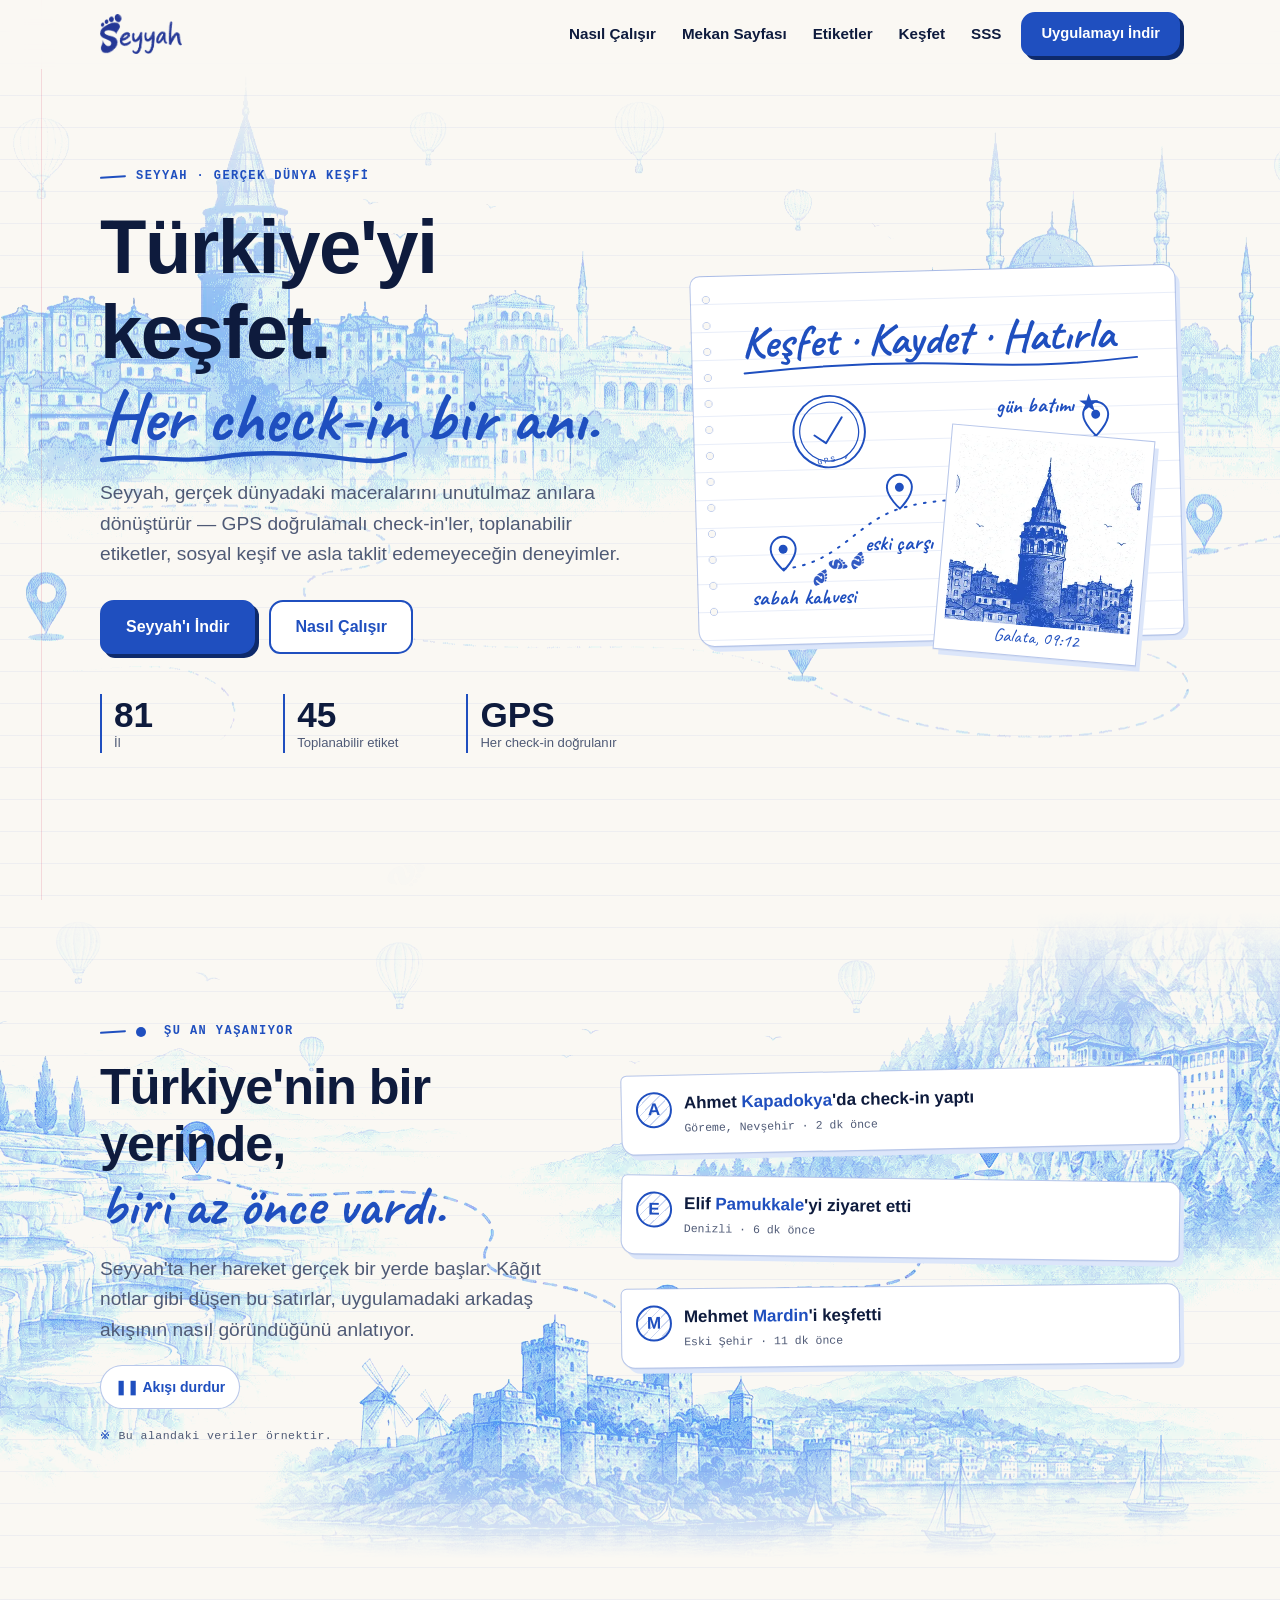
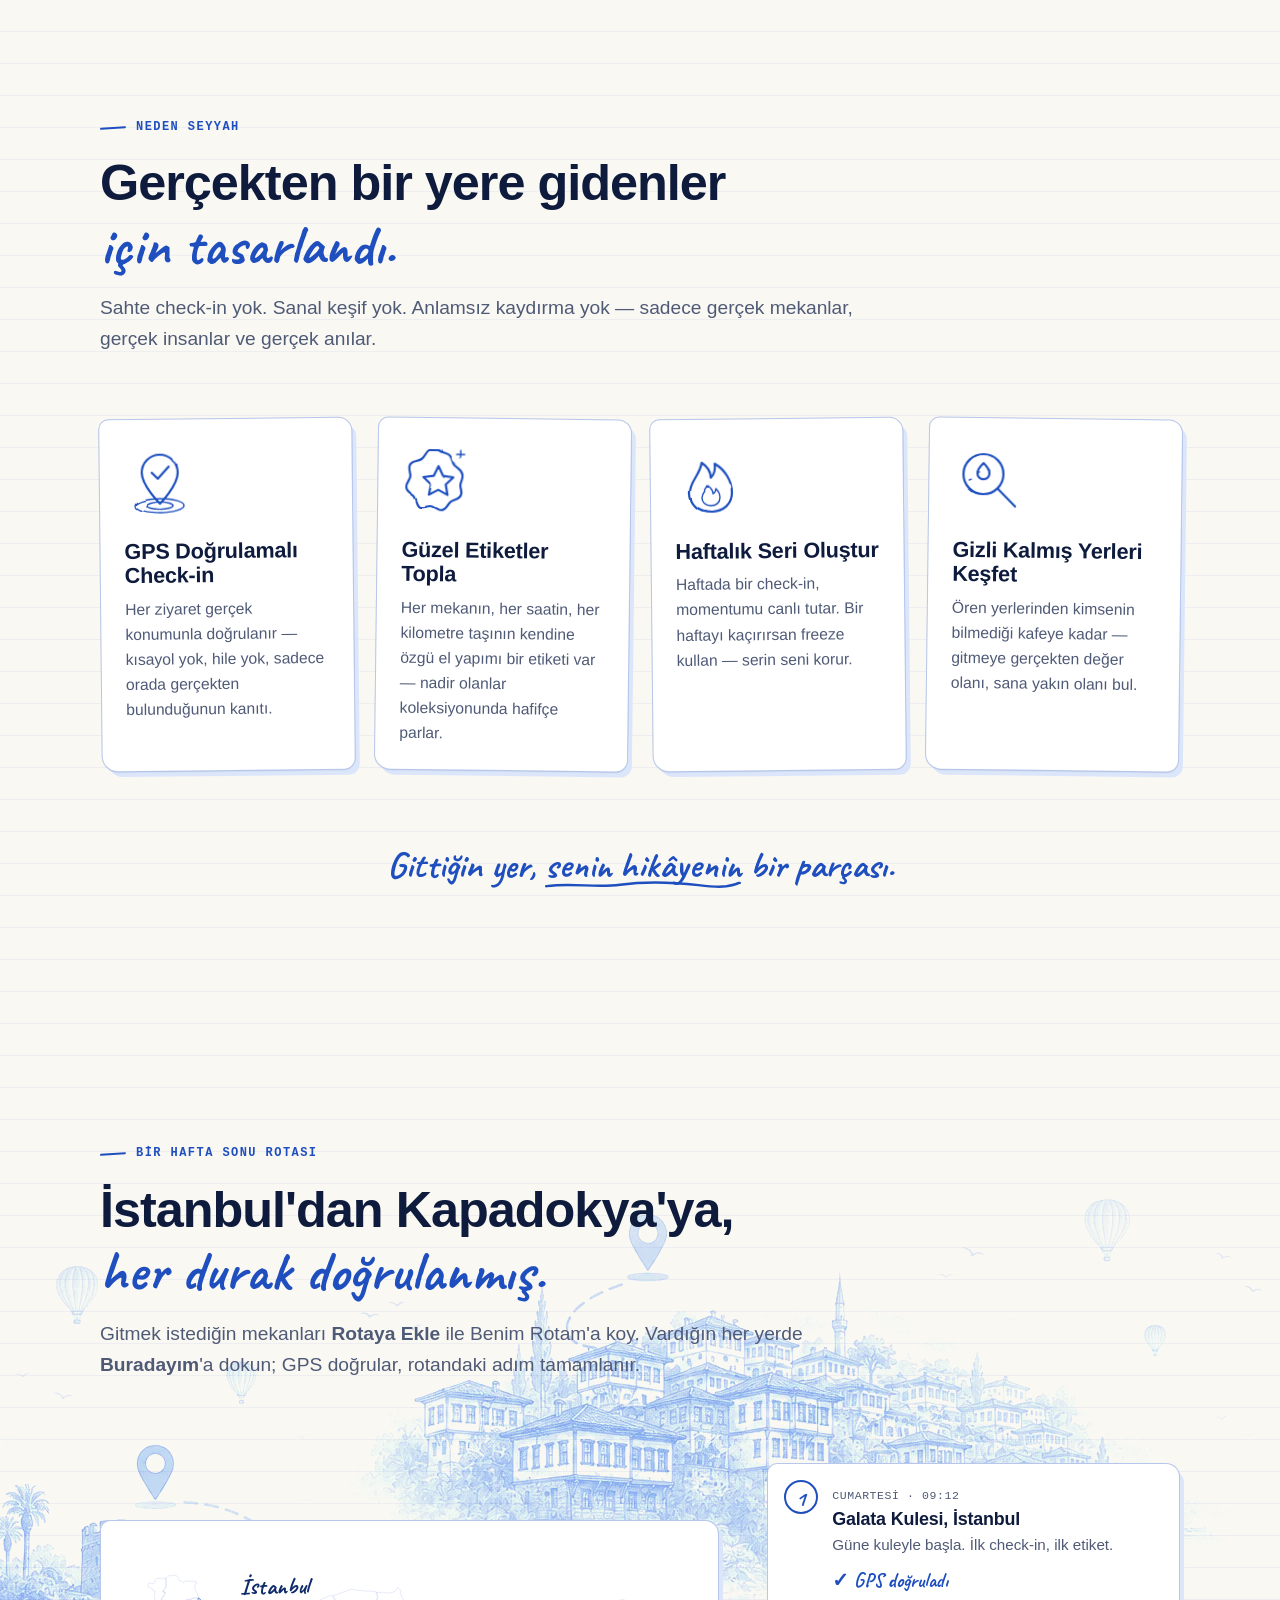
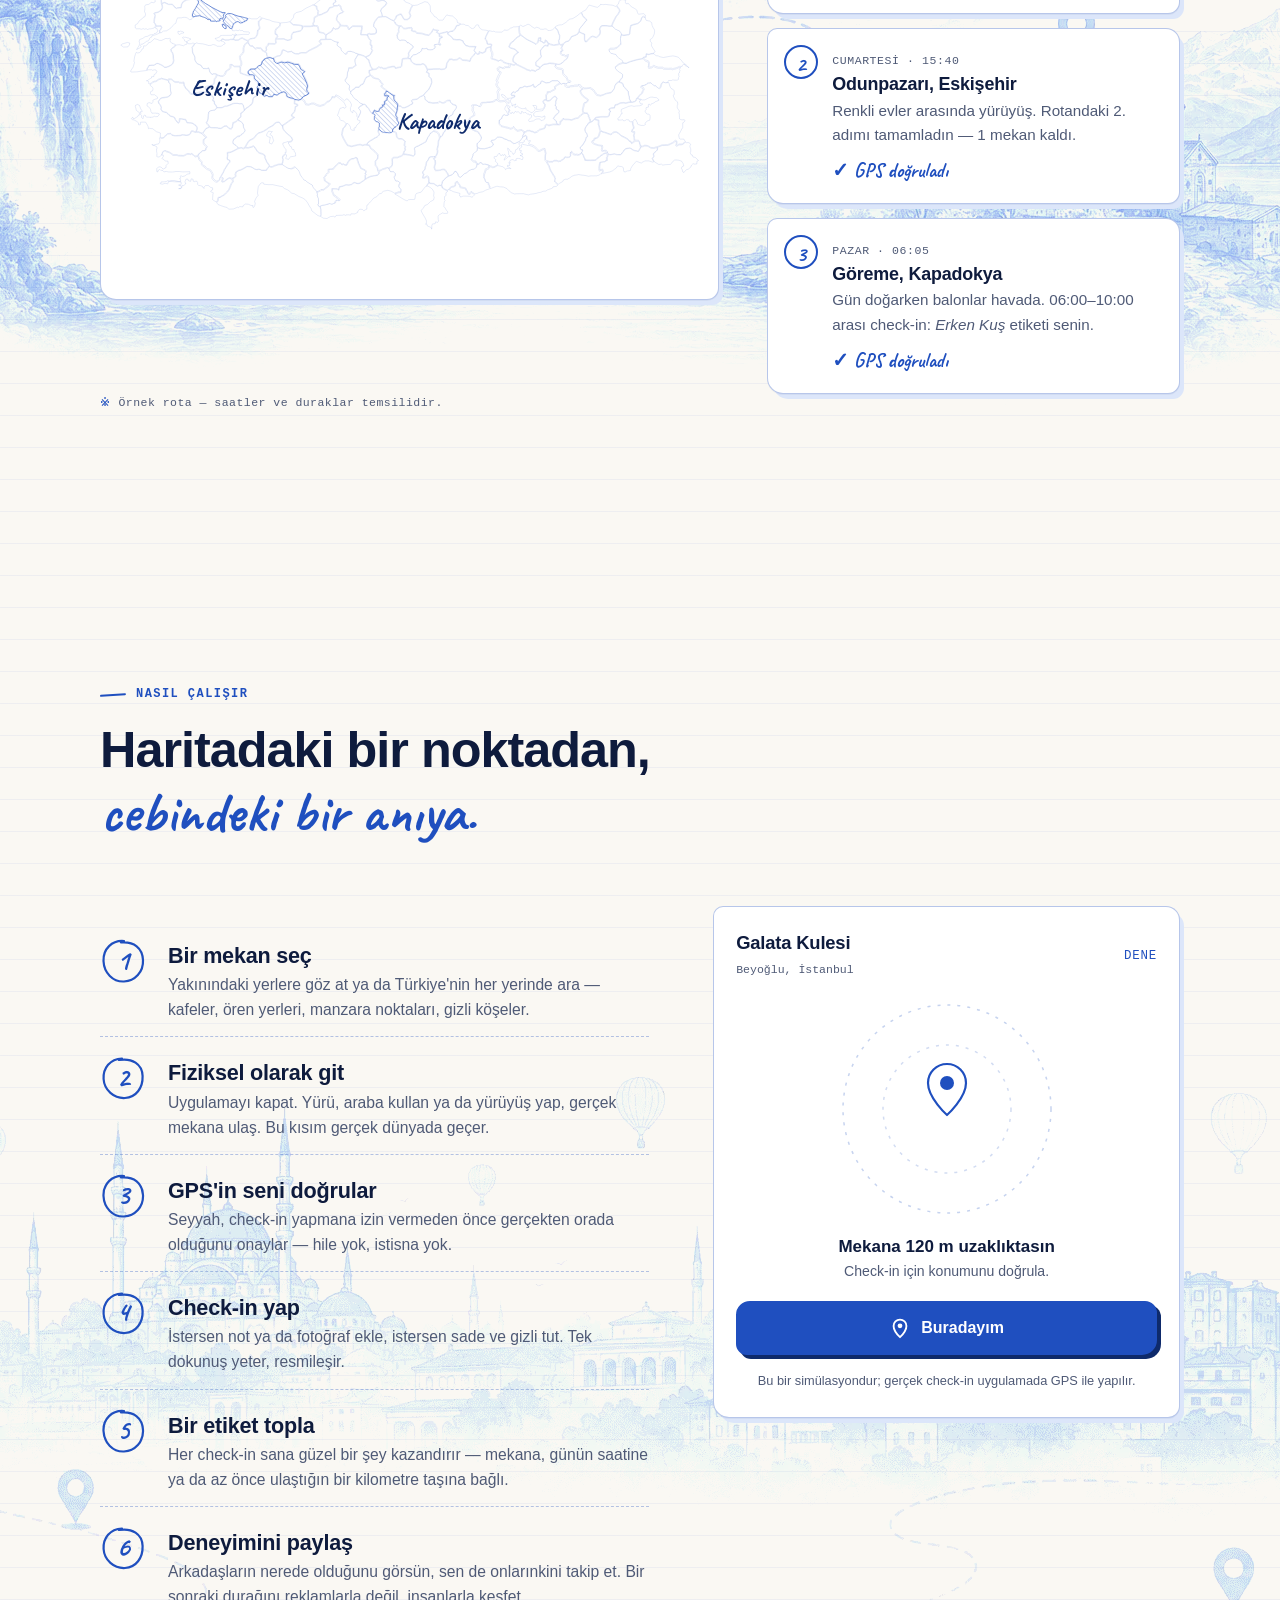
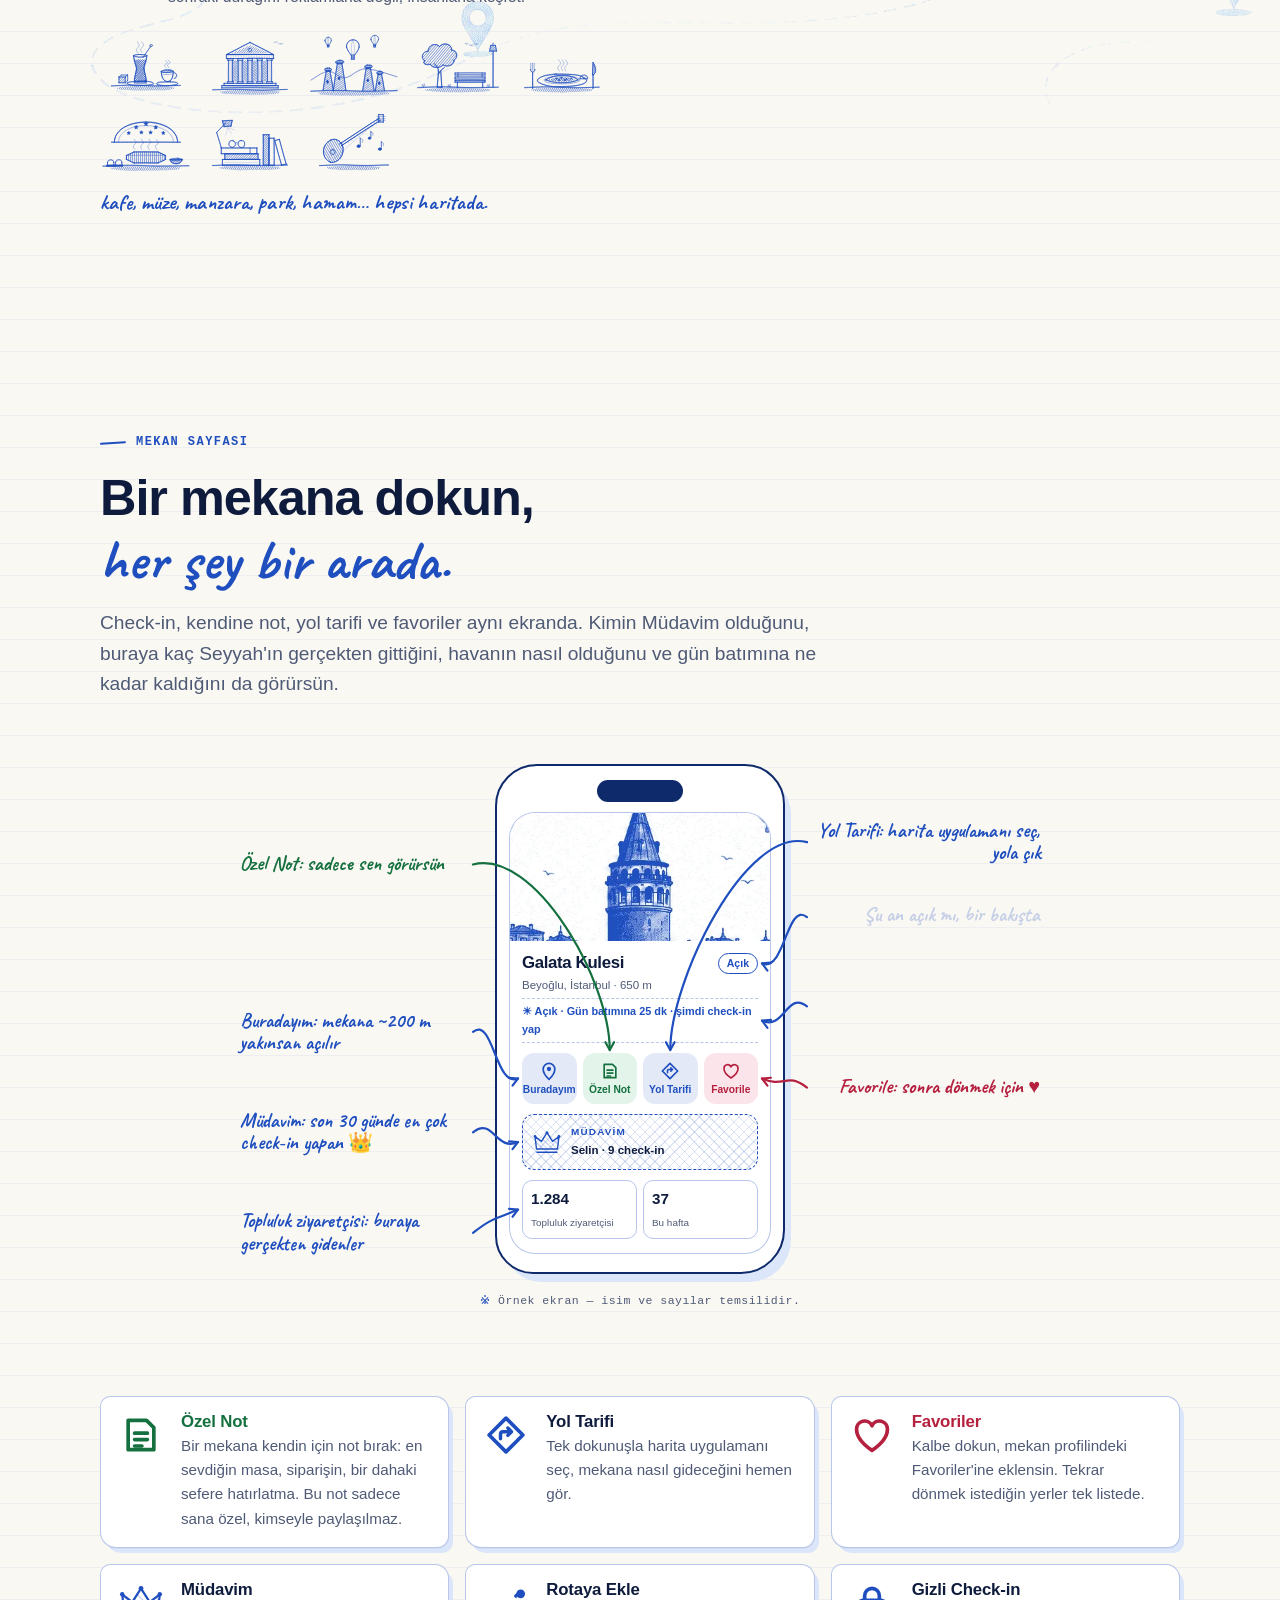
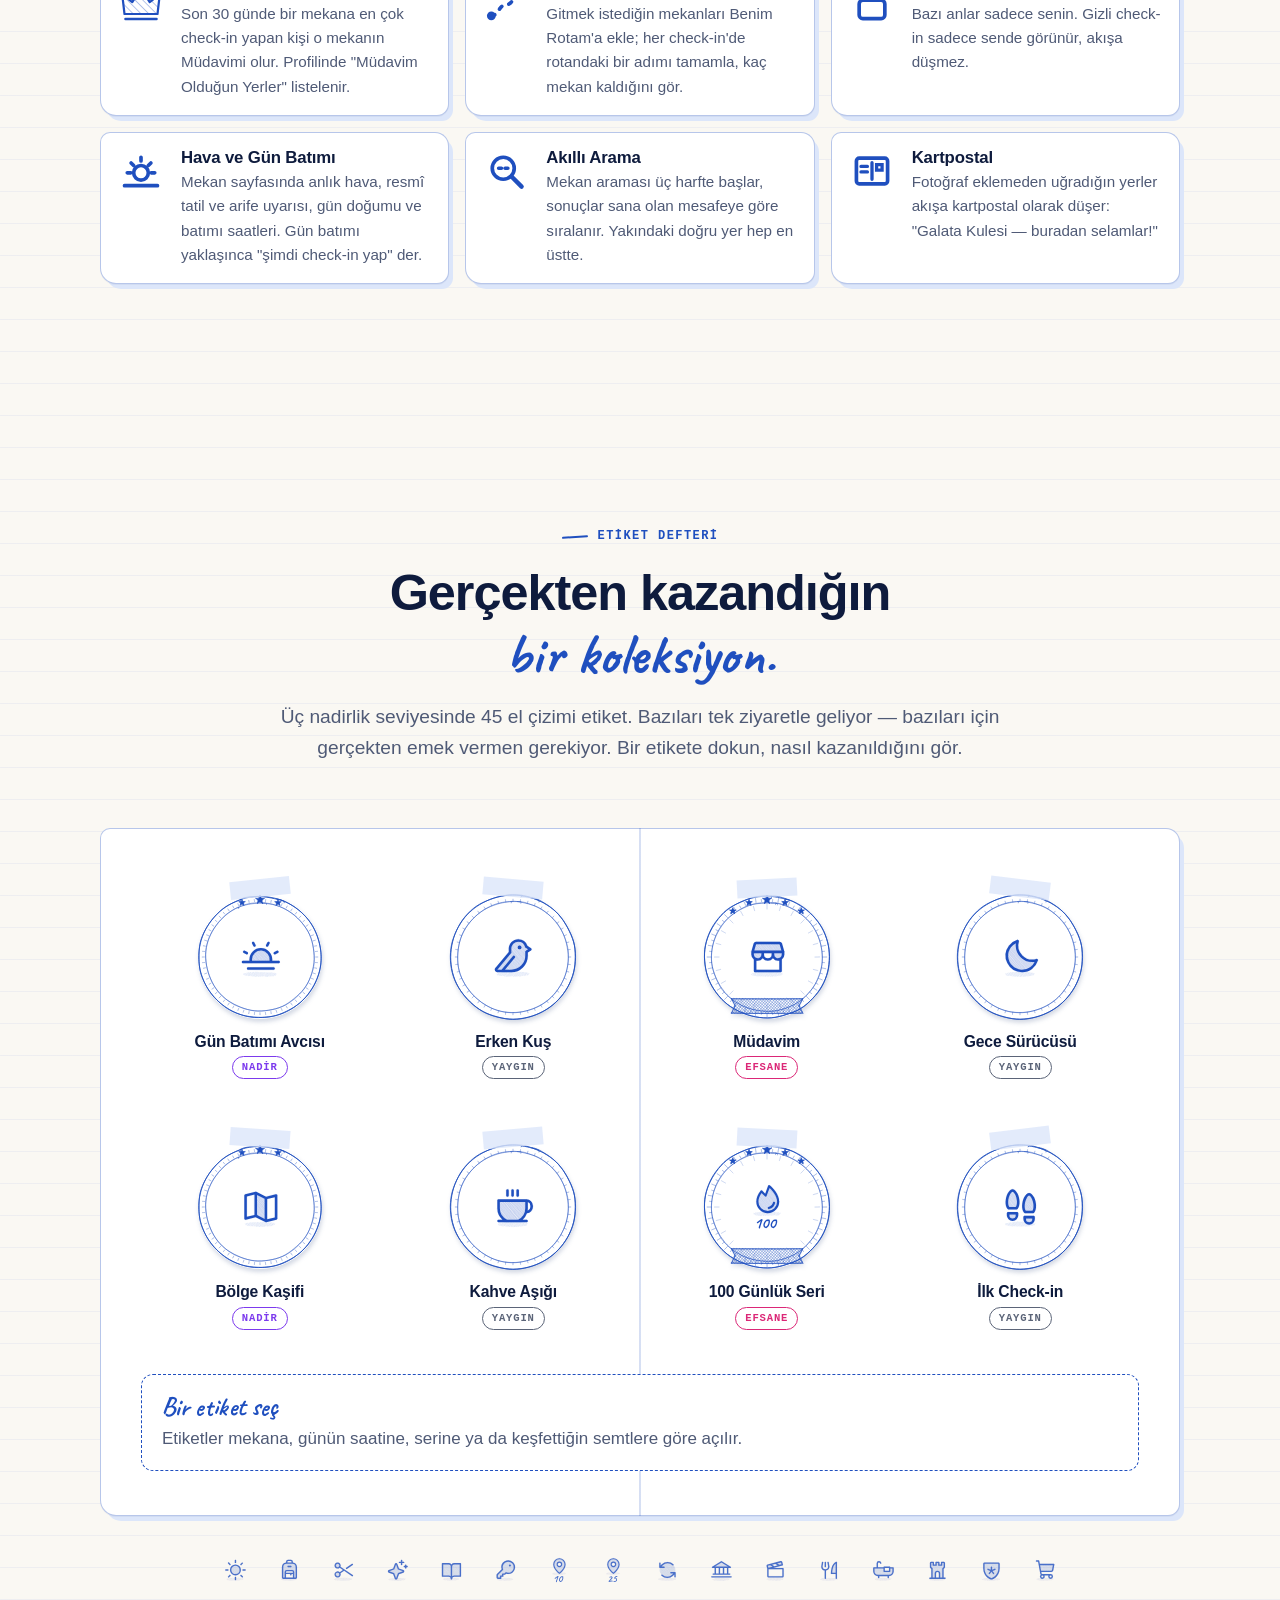
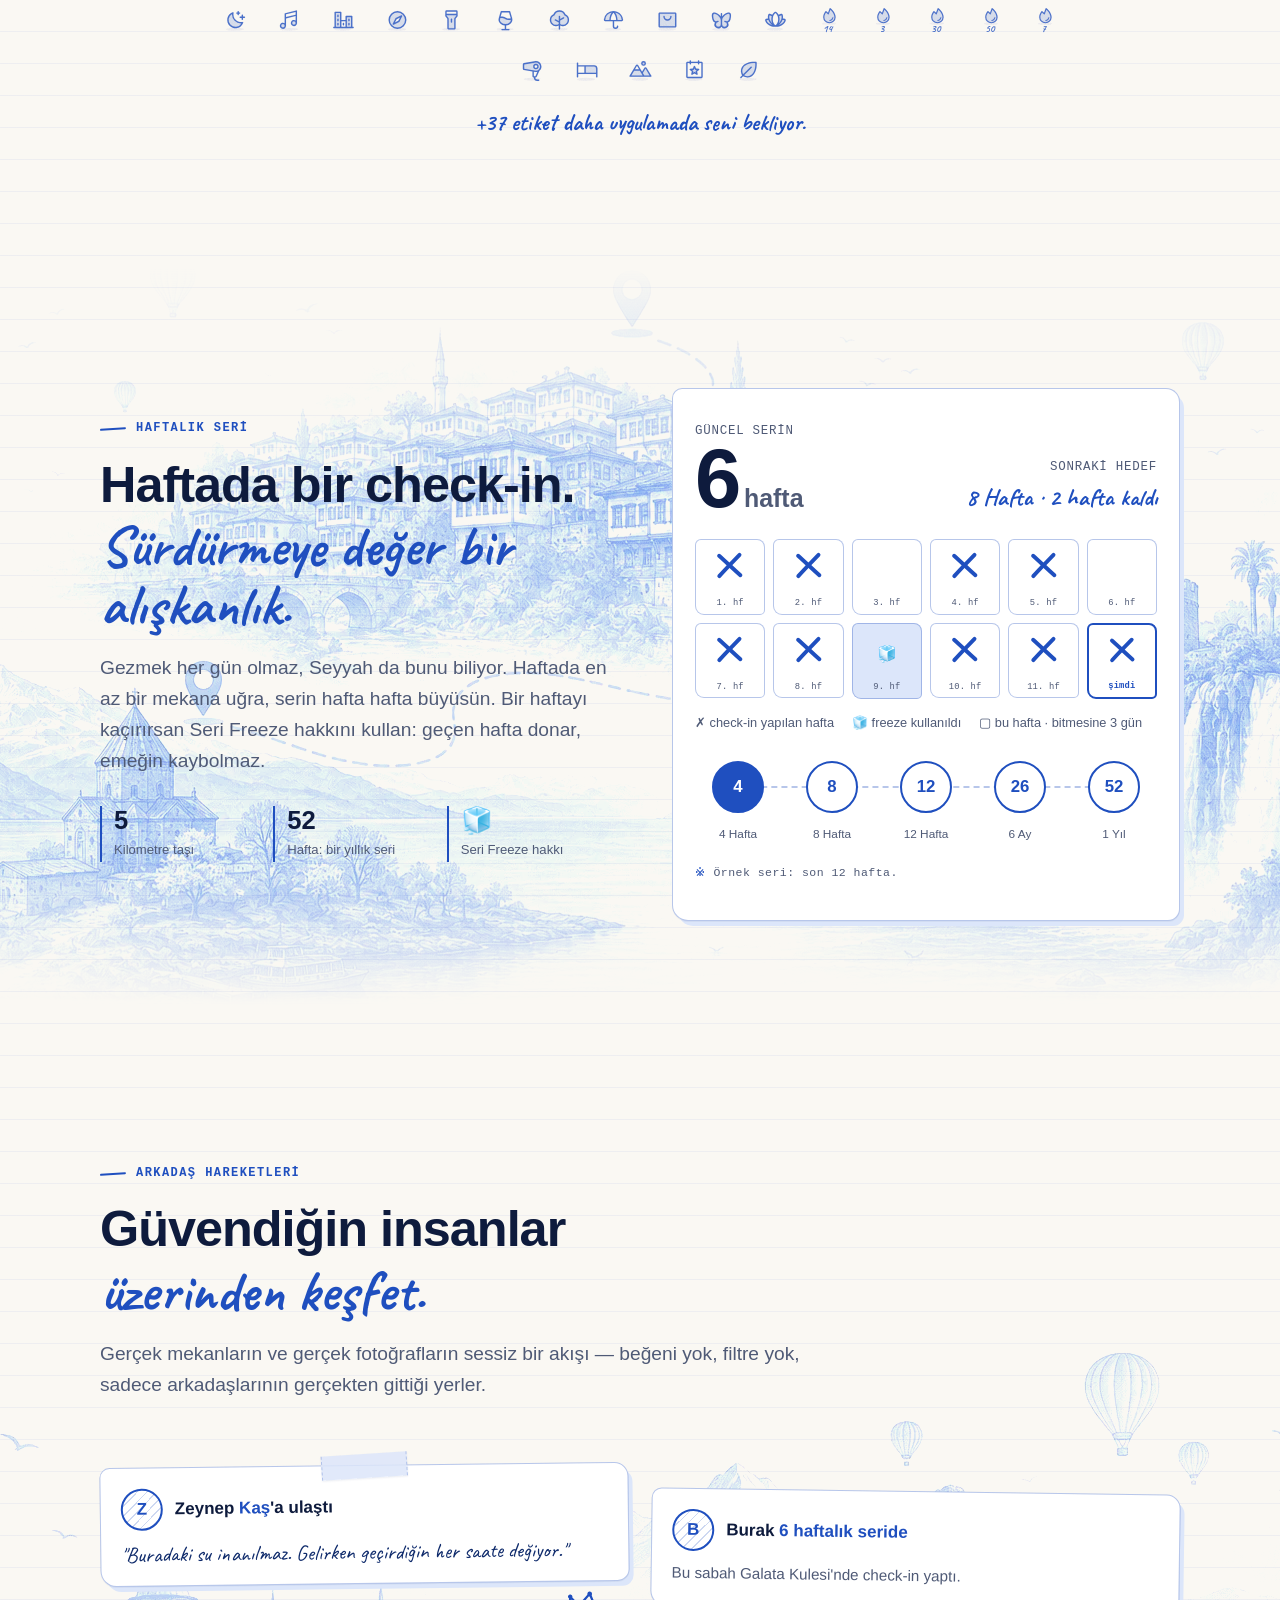
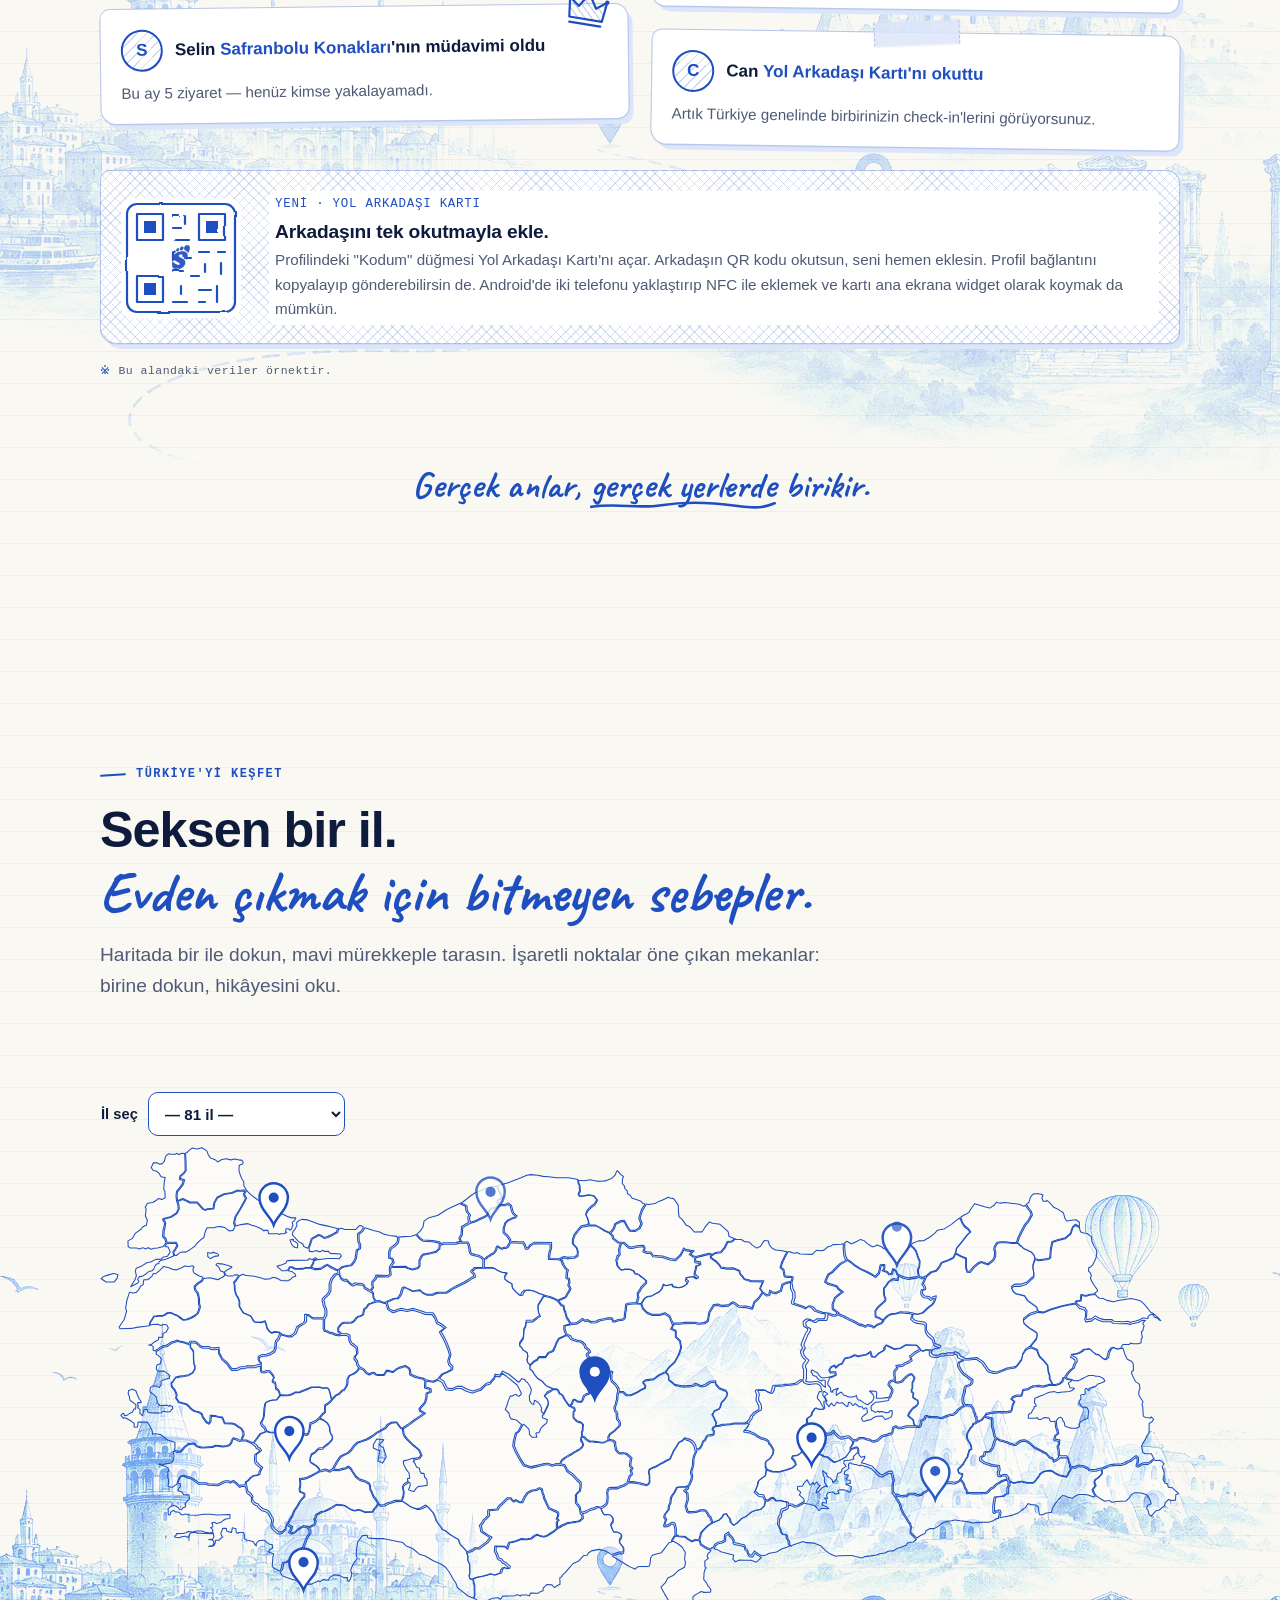
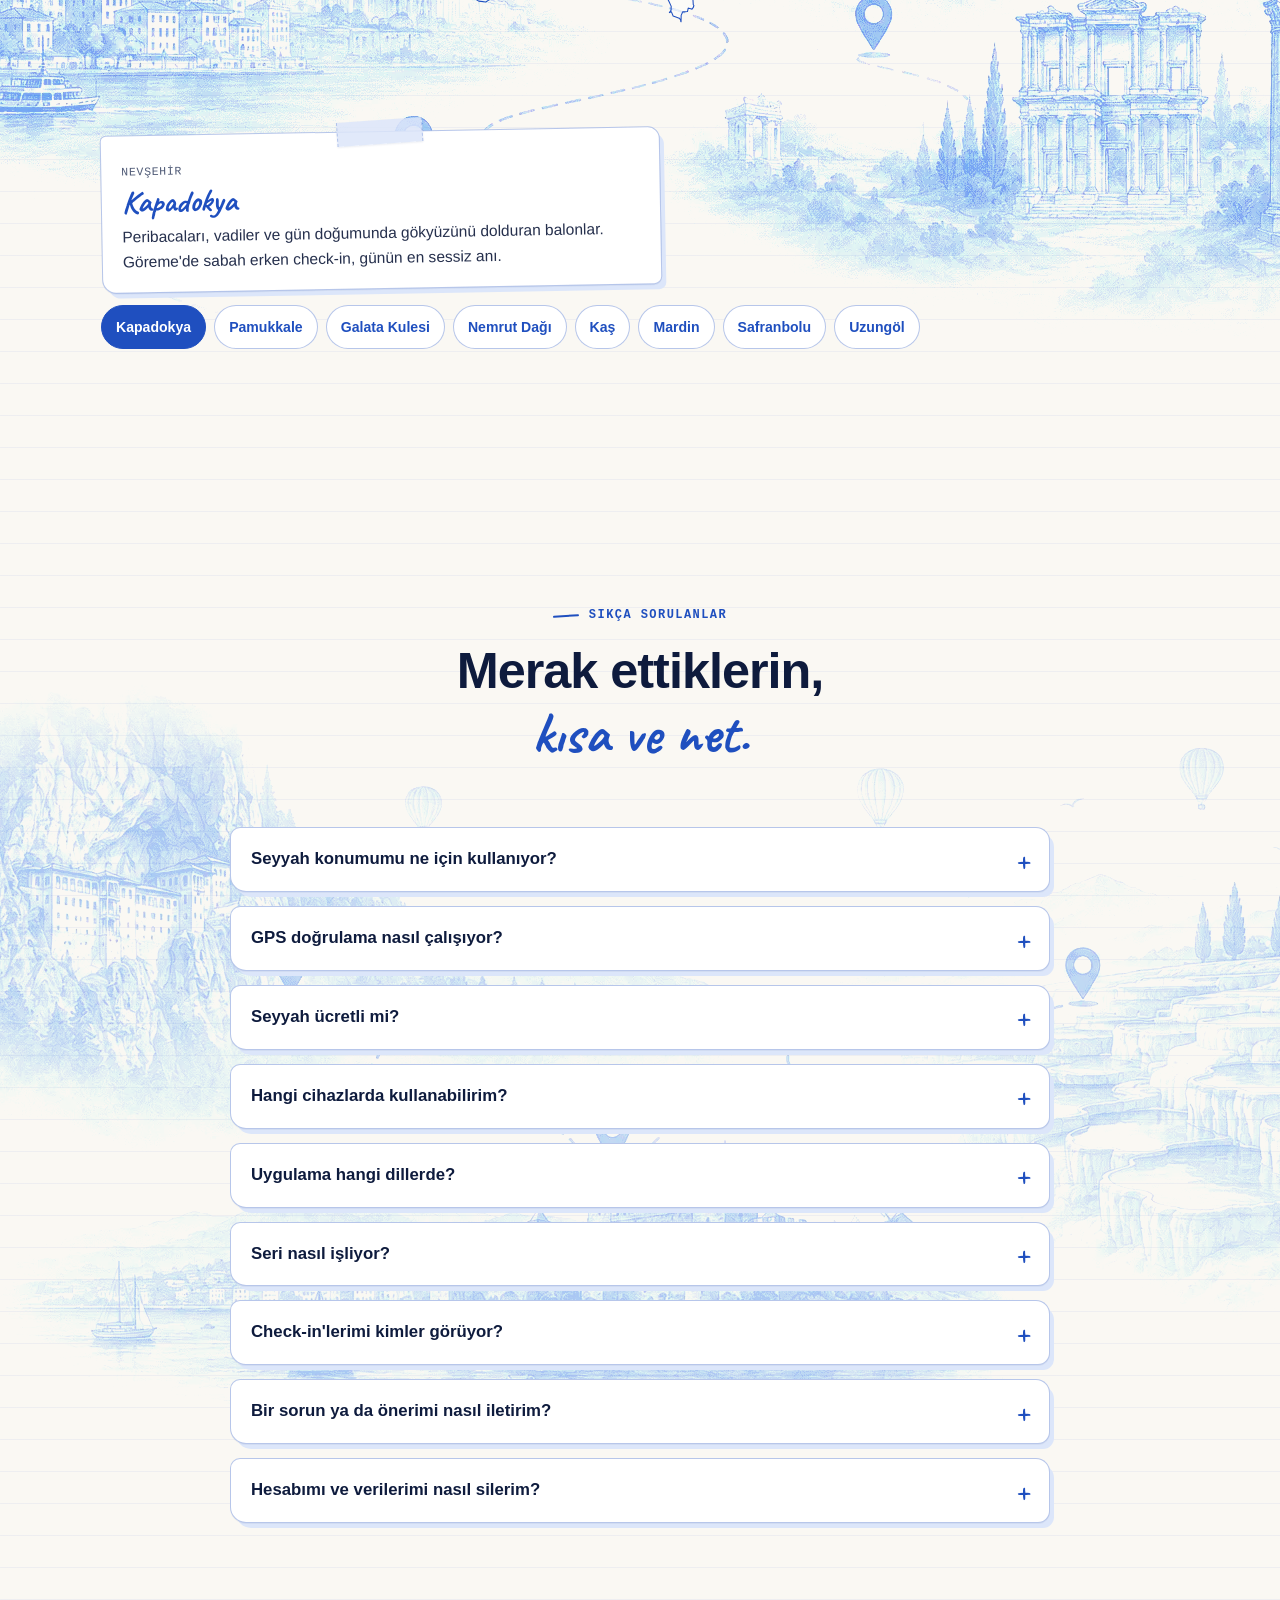
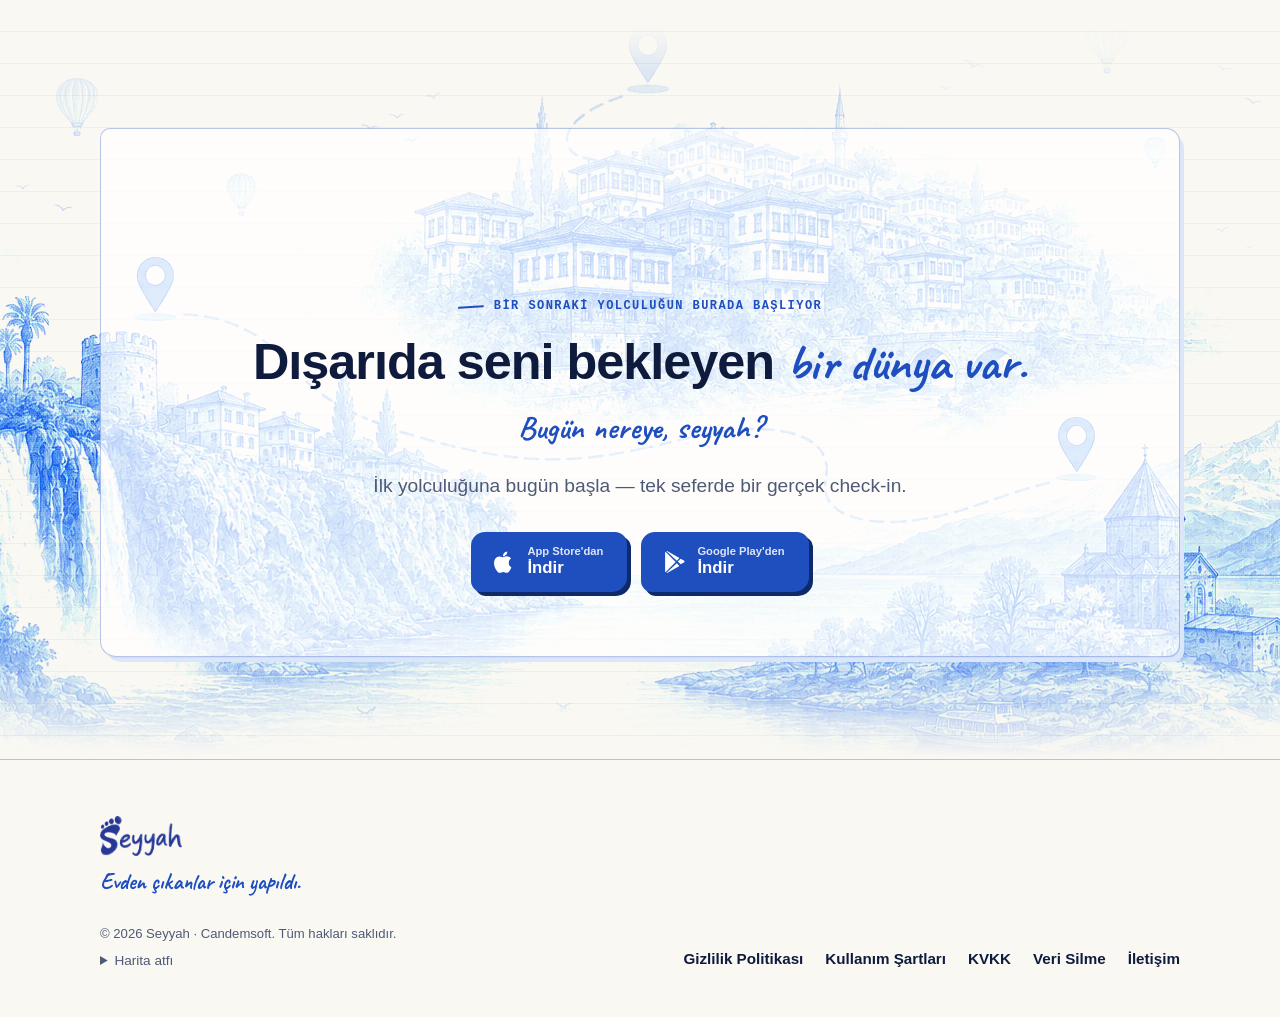
<file: index.html>
<!doctype html>
<html lang="tr">
<head>
  <meta charset="utf-8">
  <meta name="viewport" content="width=device-width, initial-scale=1">
  <title>Seyyah — Türkiye'yi Keşfet. Her Check-in Bir Anı.</title>
  <meta name="description" content="Seyyah, gerçek dünyadaki maceralarını anılara dönüştürür: GPS doğrulamalı check-in'ler, 45 toplanabilir etiket, haftalık seriler, Müdavim sistemi ve Türkiye'nin 81 ilinde sosyal keşif.">
  <link rel="canonical" href="https://seyyah.info/">
  <meta name="theme-color" content="#faf8f3">
  <meta property="og:type" content="website">
  <meta property="og:locale" content="tr_TR">
  <meta property="og:site_name" content="Seyyah">
  <meta property="og:title" content="Seyyah — Türkiye'yi Keşfet. Her Check-in Bir Anı.">
  <meta property="og:description" content="Gerçek mekanlar. Gerçek insanlar. Gerçek anılar. GPS doğrulamalı check-in'ler, toplanabilir etiketler, haftalık seriler ve sosyal keşif.">
  <meta property="og:url" content="https://seyyah.info/">
  <meta property="og:image" content="https://seyyah.info/assets/icon.png">
  <meta name="twitter:card" content="summary">
  <link rel="icon" type="image/png" href="assets/favicon.png?v=202610302020">
  <link rel="apple-touch-icon" href="assets/apple-touch-icon.png?v=202610302020">
  <link rel="preload" href="assets/fonts/caveat-latin.woff2" as="font" type="font/woff2" crossorigin>
  <link rel="preload" href="assets/fonts/caveat-latin-ext.woff2" as="font" type="font/woff2" crossorigin>
  <link rel="stylesheet" href="assets/css/site.css?v=202610302031">
  <script>document.documentElement.classList.add('js');if(matchMedia('(prefers-reduced-motion: reduce)').matches)document.documentElement.classList.add('reduced');</script>
  <script type="application/ld+json">{"@context":"https://schema.org","@type":"MobileApplication","name":"Seyyah","operatingSystem":"iOS, Android","applicationCategory":"TravelApplication","offers":{"@type":"Offer","price":"0","priceCurrency":"TRY"},"publisher":{"@type":"Organization","name":"Candemsoft"},"url":"https://seyyah.info/"}</script>
</head>
<body>
<a class="skip-link" href="#icerik">İçeriğe geç</a>

<!-- Ortak SVG tanımları: el çizimi filtre, tarama desenleri, semboller -->
<svg width="0" height="0" style="position:absolute" aria-hidden="true" focusable="false">
  <defs>
    <filter id="wobble" x="-5%" y="-5%" width="110%" height="110%">
      <feTurbulence type="fractalNoise" baseFrequency="0.035" numOctaves="2" seed="7" result="n"/>
      <feDisplacementMap in="SourceGraphic" in2="n" scale="2.6" xChannelSelector="R" yChannelSelector="G"/>
    </filter>
    <pattern id="hatch" width="6" height="6" patternUnits="userSpaceOnUse" patternTransform="rotate(-45)">
      <line x1="0" y1="0" x2="0" y2="6" stroke="#1f4fbf" stroke-width="1.3" stroke-opacity=".55"/>
    </pattern>
    <pattern id="hatch-x" width="6" height="6" patternUnits="userSpaceOnUse" patternTransform="rotate(45)">
      <line x1="0" y1="0" x2="0" y2="6" stroke="#1f4fbf" stroke-width="1.1" stroke-opacity=".5"/>
      <line x1="0" y1="3" x2="6" y2="3" stroke="#1f4fbf" stroke-width="1.1" stroke-opacity=".5"/>
    </pattern>
    <pattern id="hatch-logo" width="14" height="14" patternUnits="userSpaceOnUse" patternTransform="rotate(-38)">
      <rect width="14" height="14" fill="#3b67d4"/>
      <line x1="0" y1="0" x2="0" y2="14" stroke="#16358f" stroke-width="7"/>
    </pattern>
    <!-- logo motifi: Seyyah logosundaki ayak izi (assets/icon.png'den potrace ile vektörleştirildi) -->
    <symbol id="foot-r" viewBox="0 0 244 323"><path fill="url(#hatch-logo)" stroke="#1f4fbf" stroke-width="40" stroke-linejoin="round" transform="translate(0 323) scale(.1 -.1)" d="M1948 3197 c-218 -92 -358 -390 -268 -567 25 -50 74 -89 183 -147 153 -81 271 -183 319 -277 25 -48 25 -49 98 114 209 462 194 754 -45 870 -75 36 -209 39 -287 7z M1284 3021 c-124 -56 -215 -215 -198 -343 28 -216 316 -194 423 32 35 74 38 212 5 257 -54 72 -143 93 -230 54z M785 2801 c-171 -42 -270 -297 -154 -395 80 -68 230 3 289 137 69 155 -2 290 -135 258z M340 2479 c-90 -36 -159 -175 -130 -263 36 -111 183 -80 253 54 71 135 -1 257 -123 209z M1250 2369 c-495 -55 -957 -334 -1072 -647 -37 -98 -32 -258 9 -342 64 -129 158 -216 348 -324 55 -31 103 -56 108 -56 17 0 216 -96 273 -132 233 -146 210 -348 -40 -348 -225 0 -561 212 -778 490 -32 41 -29 46 -59 -120 -30 -167 -33 -432 -5 -530 96 -347 487 -448 970 -251 348 143 663 425 748 670 36 104 33 256 -6 331 -78 151 -191 234 -503 371 -351 154 -446 276 -307 397 114 101 421 135 484 55 28 -36 26 -104 -5 -172 -30 -64 -32 -61 70 -101 238 -94 419 -251 450 -391 4 -16 10 -29 14 -29 9 0 60 115 101 229 216 593 -125 975 -800 900z"/></symbol>
    <symbol id="foot-l" viewBox="0 0 244 323"><use href="#foot-r" width="244" height="323" transform="translate(244 0) scale(-1 1)"/></symbol>
    <symbol id="i-pin" viewBox="0 0 24 24"><path d="M12 22s7-6.6 7-12.2A7 7 0 0 0 5 9.8C5 15.4 12 22 12 22Z" fill="none" stroke="currentColor" stroke-width="2" stroke-linejoin="round"/><circle cx="12" cy="9.6" r="2.6" fill="currentColor"/></symbol>
    <symbol id="i-note" viewBox="0 0 24 24"><path d="M5 4h10l4 4v12H5z" fill="none" stroke="currentColor" stroke-width="2" stroke-linejoin="round"/><path d="M8.5 11h7M8.5 14.5h7M8.5 18h4" stroke="currentColor" stroke-width="2" stroke-linecap="round"/></symbol>
    <symbol id="i-dir" viewBox="0 0 24 24"><path d="M12 2.8 21.2 12 12 21.2 2.8 12Z" fill="none" stroke="currentColor" stroke-width="2" stroke-linejoin="round"/><path d="M9 14v-2.4c0-.9.6-1.4 1.4-1.4H15m-2-2 2 2-2 2" fill="none" stroke="currentColor" stroke-width="1.9" stroke-linecap="round" stroke-linejoin="round"/></symbol>
    <symbol id="i-heart" viewBox="0 0 24 24"><path d="M12 20.4S3.6 15.2 3.6 9.1A4.4 4.4 0 0 1 12 7a4.4 4.4 0 0 1 8.4 2.1c0 6.1-8.4 11.3-8.4 11.3Z" fill="none" stroke="currentColor" stroke-width="2" stroke-linejoin="round"/></symbol>
    <symbol id="i-crown" viewBox="0 0 48 40"><path d="M6 32 3.5 10.5l11 8.5L24 4l9.5 15 11-8.5L42 32Z" fill="url(#hatch)" stroke="#1f4fbf" stroke-width="2.4" stroke-linejoin="round"/><path d="M7 37.5h34" stroke="#1f4fbf" stroke-width="2.6" stroke-linecap="round"/><circle cx="24" cy="4" r="2.6" fill="#1f4fbf"/><circle cx="3.5" cy="10.5" r="2.4" fill="#1f4fbf"/><circle cx="44.5" cy="10.5" r="2.4" fill="#1f4fbf"/></symbol>
    <symbol id="i-apple" viewBox="0 0 24 24"><path fill="currentColor" d="M16.4 12.6c0-2.5 2-3.7 2.1-3.8-1.2-1.7-3-1.9-3.6-2-1.5-.2-3 .9-3.8.9-.8 0-2-.9-3.3-.8-1.7 0-3.3 1-4.1 2.5-1.8 3.1-.5 7.6 1.3 10.1.8 1.2 1.8 2.6 3.1 2.5 1.2 0 1.7-.8 3.2-.8s1.9.8 3.2.8c1.3 0 2.2-1.2 3-2.4.9-1.4 1.3-2.7 1.3-2.8 0 0-2.4-1-2.4-4.2ZM14 5.3c.7-.8 1.1-1.9 1-3.1-1 0-2.2.7-2.9 1.5-.6.7-1.2 1.9-1 3 1.1.1 2.2-.6 2.9-1.4Z"/></symbol>
    <symbol id="i-play" viewBox="0 0 24 24"><path fill="currentColor" d="M4.2 2.6c-.3.3-.4.7-.4 1.2v16.4c0 .5.1.9.4 1.2l9.3-9.4ZM14.6 13.1 4.9 22.1c.3.1.8 0 1.2-.2l10.9-6.2ZM17 8.2 6.1 2.1c-.4-.2-.9-.3-1.2-.2l9.7 9Zm4.1 2.4-3-1.7-2.6 2.6 2.6 2.6 3-1.7c.9-.5.9-1.3 0-1.8Z"/></symbol>
  </defs>
</svg>

<header class="nav" id="nav">
  <div class="wrap nav-inner">
    <a class="brand" href="./" aria-label="Seyyah ana sayfa">
      <img class="brand-word" src="assets/logo-yazi.png?v=202610302020" alt="Seyyah" width="99" height="48">
    </a>
    <ul class="nav-links">
      <li><a class="u-draw" href="#nasil">Nasıl Çalışır</a></li>
      <li><a class="u-draw" href="#mekan">Mekan Sayfası</a></li>
      <li><a class="u-draw" href="#etiketler">Etiketler</a></li>
      <li><a class="u-draw" href="#kesfet">Keşfet</a></li>
      <li><a class="u-draw" href="#sss">SSS</a></li>
    </ul>
    <a class="btn btn-primary nav-cta" href="#indir">Uygulamayı İndir</a>
    <button class="nav-toggle" id="navToggle" aria-label="Menüyü aç" aria-expanded="false" aria-controls="mobileMenu">
      <svg viewBox="0 0 24 24" aria-hidden="true"><path class="ink" d="M4 7c5-.6 11-.4 16 0M4 12.2c6-.5 10-.3 16 .1M4 17.3c4-.4 11-.4 16-.1"/></svg>
    </button>
  </div>
  <nav class="mobile-menu" id="mobileMenu" aria-label="Mobil menü">
    <a href="#nasil">Nasıl Çalışır</a>
    <a href="#mekan">Mekan Sayfası</a>
    <a href="#etiketler">Etiketler</a>
    <a href="#seri">Haftalık Seri</a>
    <a href="#kesfet">Türkiye'yi Keşfet</a>
    <a href="#sss">SSS</a>
    <a class="btn btn-primary" href="#indir">Uygulamayı İndir</a>
  </nav>
</header>

<main id="icerik">

<!-- ============ HERO ============ -->
<section class="hero sketch-bg sketch-istanbul" id="top">
  <div class="wrap hero-grid">
    <div>
      <p class="eyebrow">Seyyah · Gerçek Dünya Keşfi</p>
      <h1>Türkiye'yi keşfet.<span class="hand"><span class="u-always">Her check-in</span> bir anı.</span></h1>
      <p class="lead">Seyyah, gerçek dünyadaki maceralarını unutulmaz anılara dönüştürür — GPS doğrulamalı check-in'ler, toplanabilir etiketler, sosyal keşif ve asla taklit edemeyeceğin deneyimler.</p>
      <div class="hero-cta">
        <a class="btn btn-primary" href="#indir">Seyyah'ı İndir</a>
        <a class="btn btn-ghost" href="#nasil">Nasıl Çalışır</a>
      </div>
      <ul class="hero-stats" aria-label="Seyyah kısaca">
        <li><strong data-count="81">81</strong><span>İl</span></li>
        <li><strong data-count="45">45</strong><span>Toplanabilir etiket</span></li>
        <li><strong>GPS</strong><span>Her check-in doğrulanır</span></li>
      </ul>
    </div>

    <div class="hero-art" aria-hidden="true">
      <div class="paper notebook">
        <svg class="hero-svg draw" viewBox="0 0 480 360">
          <defs>
            <clipPath id="write-clip"><rect id="writeRect" x="0" y="0" width="480" height="90"/></clipPath>
            <mask id="hero-route-mask" maskUnits="userSpaceOnUse" x="0" y="0" width="480" height="360">
              <path data-draw class="hero-route-reveal" d="M58 300C120 296 140 250 190 236S262 236 300 210 360 168 412 160" fill="none" stroke="#fff" stroke-width="12" stroke-linecap="round"/>
            </mask>
          </defs>
          <g clip-path="url(#write-clip)">
            <text class="hero-word" x="18" y="62" font-size="50">Keşfet · Kaydet · Hatırla</text>
          </g>
          <path data-draw class="ink" d="M20 80c70-6 160-9 250-4s130 2 190-3" stroke-width="2.6"/>
          <!-- kesikli rota -->
          <g mask="url(#hero-route-mask)">
            <path class="ink ink-dash" d="M58 300C120 296 140 250 190 236S262 236 300 210 360 168 412 160" stroke-width="3.4"/>
          </g>
          <!-- pinler -->
          <g class="hero-pin" transform="translate(40 262)"><path class="ink" d="M18 40s14-13 14-24a14 14 0 0 0-28 0c0 11 14 24 14 24Z" fill="#fff"/><circle cx="18" cy="16" r="5" class="ink-fill"/></g>
          <g class="hero-pin" transform="translate(172 196)"><path class="ink" d="M18 40s14-13 14-24a14 14 0 0 0-28 0c0 11 14 24 14 24Z" fill="#fff"/><circle cx="18" cy="16" r="5" class="ink-fill"/></g>
          <g class="hero-pin" transform="translate(394 120)"><path class="ink" d="M18 40s14-13 14-24a14 14 0 0 0-28 0c0 11 14 24 14 24Z" fill="url(#hatch)"/><circle cx="18" cy="16" r="5" class="ink-fill"/></g>
          <text x="22" y="340" class="hero-word" font-size="24">sabah kahvesi</text>
          <text x="150" y="282" class="hero-word" font-size="24">eski çarşı</text>
          <text x="300" y="132" class="hero-word" font-size="24">gün batımı ★</text>
          <!-- GPS onay damgası -->
          <g transform="translate(62 112) rotate(-10)">
            <circle data-draw class="ink" cx="44" cy="44" r="40" stroke-width="2.4"/>
            <circle data-draw class="ink ink-thin" cx="44" cy="44" r="33"/>
            <path data-draw class="ink" d="M27 45l11 11 23-25" stroke-width="4"/>
            <text x="44" y="78" text-anchor="middle" font-family="ui-monospace,Menlo,monospace" font-size="9" fill="#1f4fbf" letter-spacing="2">GPS ✓</text>
          </g>
          <!-- küçük ayak izleri -->
          <use href="#foot-l" x="92" y="300" width="14" height="22" transform="rotate(70 99 311)"/>
          <use href="#foot-r" x="112" y="286" width="14" height="22" transform="rotate(70 119 297)"/>
          <use href="#foot-l" x="134" y="282" width="14" height="22" transform="rotate(60 141 293)"/>
        </svg>
      </div>
      <figure class="hero-polaroid">
        <div class="drawing" style="aspect-ratio:1">
          <img src="assets/sketches/galata.webp?v=202610302031" alt="" width="370" height="370" loading="eager" fetchpriority="low">
        </div>
        <figcaption>Galata, 09:12</figcaption>
      </figure>
    </div>
  </div>
</section>

<svg class="trail" data-trail viewBox="0 0 520 120" aria-hidden="true"></svg>

<!-- ============ ŞU AN YAŞANIYOR ============ -->
<section class="section sketch-bg sketch-ege" id="canli" aria-labelledby="canli-baslik">
  <div class="wrap live-grid">
    <div class="section-head" style="margin-bottom:0">
      <p class="eyebrow"><span class="live-pulse" aria-hidden="true"></span>Şu An Yaşanıyor</p>
      <h2 id="canli-baslik">Türkiye'nin bir yerinde, <span class="hand">biri az önce vardı.</span></h2>
      <p class="lead">Seyyah'ta her hareket gerçek bir yerde başlar. Kâğıt notlar gibi düşen bu satırlar, uygulamadaki arkadaş akışının nasıl göründüğünü anlatıyor.</p>
      <div class="live-controls">
        <button class="chip-btn" id="livePause" type="button" aria-pressed="false">❚❚ Akışı durdur</button>
      </div>
      <p class="sample-note">Bu alandaki veriler örnektir.</p>
    </div>
    <div class="live-stack" id="liveStack">
      <article class="live-note"><span class="avatar" aria-hidden="true">A</span><p>Ahmet <b>Kapadokya</b>'da check-in yaptı</p><small>Göreme, Nevşehir · 2 dk önce</small></article>
      <article class="live-note"><span class="avatar" aria-hidden="true">E</span><p>Elif <b>Pamukkale</b>'yi ziyaret etti</p><small>Denizli · 6 dk önce</small></article>
      <article class="live-note"><span class="avatar" aria-hidden="true">M</span><p>Mehmet <b>Mardin</b>'i keşfetti</p><small>Eski Şehir · 11 dk önce</small></article>
    </div>
  </div>
</section>

<svg class="trail" data-trail viewBox="0 0 520 120" aria-hidden="true"></svg>

<!-- ============ NEDEN SEYYAH ============ -->
<section class="section" id="neden" aria-labelledby="neden-baslik">
  <div class="wrap">
    <div class="section-head">
      <p class="eyebrow">Neden Seyyah</p>
      <h2 id="neden-baslik">Gerçekten bir yere gidenler <span class="hand">için tasarlandı.</span></h2>
      <p class="lead">Sahte check-in yok. Sanal keşif yok. Anlamsız kaydırma yok — sadece gerçek mekanlar, gerçek insanlar ve gerçek anılar.</p>
    </div>
    <div class="why-grid">
      <article class="paper why-card" data-reveal>
        <svg class="draw wobble" viewBox="0 0 72 72" aria-hidden="true">
          <ellipse data-draw class="ink ink-thin" cx="36" cy="60" rx="24" ry="7"/>
          <ellipse data-draw class="ink ink-thin" cx="36" cy="60" rx="13" ry="3.6"/>
          <path data-draw class="ink" d="M36 58S18 40 18 27a18 18 0 0 1 36 0c0 13-18 31-18 31Z"/>
          <path data-draw class="ink" d="M28 27l6 6 11-12" stroke-width="3"/>
        </svg>
        <h3>GPS Doğrulamalı Check-in</h3>
        <p>Her ziyaret gerçek konumunla doğrulanır — kısayol yok, hile yok, sadece orada gerçekten bulunduğunun kanıtı.</p>
      </article>
      <article class="paper why-card" data-reveal>
        <svg class="draw wobble" viewBox="0 0 72 72" aria-hidden="true">
          <path data-draw class="ink" d="M36 6c4 3 8 2 11 5s2 7 5 10 7 4 8 9-2 7-2 11 3 7 0 11-7 3-10 6-4 8-9 8-7-4-11-4-8 3-11 0-2-7-5-10-8-4-8-9 4-7 4-11-3-8 0-12 7-2 11-5 5-9 8-9Z"/>
          <path data-draw class="ink" d="M36 22l4.6 9.6 10.4 1.4-7.6 7.2 1.9 10.4L36 45.6l-9.3 5 1.9-10.4-7.6-7.2 10.4-1.4Z" stroke-width="2.4"/>
          <path data-draw class="ink ink-thin" d="M58 6v8M54 10h8"/>
        </svg>
        <h3>Güzel Etiketler Topla</h3>
        <p>Her mekanın, her saatin, her kilometre taşının kendine özgü el yapımı bir etiketi var — nadir olanlar koleksiyonunda hafifçe parlar.</p>
      </article>
      <article class="paper why-card" data-reveal>
        <svg class="draw wobble" viewBox="0 0 72 72" aria-hidden="true">
          <path data-draw class="ink" d="M36 66c-13 0-21-8-21-19 0-12 10-17 12-30 6 4 9 10 9 15 3-3 5-8 4-14 10 6 17 17 17 29 0 11-8 19-21 19Z"/>
          <path data-draw class="ink ink-thin" d="M36 60c-6 0-9-4-9-8 0-5 4-7 6-12 4 3 5 6 5 8 2-1 3-3 3-5 3 3 4 6 4 9 0 5-4 8-9 8Z"/>
        </svg>
        <h3>Haftalık Seri Oluştur</h3>
        <p>Haftada bir check-in, momentumu canlı tutar. Bir haftayı kaçırırsan freeze kullan — serin seni korur.</p>
      </article>
      <article class="paper why-card" data-reveal>
        <svg class="draw wobble" viewBox="0 0 72 72" aria-hidden="true">
          <circle data-draw class="ink" cx="30" cy="30" r="20"/>
          <path data-draw class="ink" d="M45 45l17 17" stroke-width="4"/>
          <path class="ink ink-thin ink-dash" d="M16 36c6-2 9-10 15-11s8 5 13 3"/>
          <path data-draw class="ink" d="M30 19s-6 5.6-6 10.2a6 6 0 0 0 12 0C36 24.6 30 19 30 19Z" stroke-width="1.8"/>
        </svg>
        <h3>Gizli Kalmış Yerleri Keşfet</h3>
        <p>Ören yerlerinden kimsenin bilmediği kafeye kadar — gitmeye gerçekten değer olanı, sana yakın olanı bul.</p>
      </article>
    </div>
    <p class="slogan-line hand">Gittiğin yer, <span class="u-always">senin hikâyenin</span> bir parçası.</p>
  </div>
</section>

<!-- ============ HAFTA SONU ROTASI ============ -->
<section class="section sketch-bg sketch-karadeniz sketch-soft" id="rota" aria-labelledby="rota-baslik">
  <div class="wrap">
    <div class="section-head">
      <p class="eyebrow">Bir Hafta Sonu Rotası</p>
      <h2 id="rota-baslik">İstanbul'dan Kapadokya'ya, <span class="hand">her durak doğrulanmış.</span></h2>
      <p class="lead">Gitmek istediğin mekanları <strong>Rotaya Ekle</strong> ile Benim Rotam'a koy. Vardığın her yerde <strong>Buradayım</strong>'a dokun; GPS doğrular, rotandaki adım tamamlanır.</p>
    </div>
    <div class="route-wrap">
      <div class="paper route-map" id="routeMap">
        <svg viewBox="-10 -70 1027 610" role="img" aria-label="Türkiye haritası üzerinde İstanbul, Eskişehir ve Kapadokya arasında çizilen örnek rota">
          <g class="route-base"></g>
          <g class="route-draw"></g>
        </svg>
        <div class="stamp route-stamp" id="routeStamp" aria-hidden="true"><div><small>Rota tamam</small><b>Kapadokya</b><span>★★★</span></div></div>
      </div>
      <ol class="route-stops" id="routeStops">
        <li class="paper route-stop" data-reveal>
          <span class="when">Cumartesi · 09:12</span>
          <h3>Galata Kulesi, İstanbul</h3>
          <p>Güne kuleyle başla. İlk check-in, ilk etiket.</p>
          <span class="gps">✓ GPS doğruladı</span>
        </li>
        <li class="paper route-stop" data-reveal>
          <span class="when">Cumartesi · 15:40</span>
          <h3>Odunpazarı, Eskişehir</h3>
          <p>Renkli evler arasında yürüyüş. Rotandaki 2. adımı tamamladın — 1 mekan kaldı.</p>
          <span class="gps">✓ GPS doğruladı</span>
        </li>
        <li class="paper route-stop" data-reveal>
          <span class="when">Pazar · 06:05</span>
          <h3>Göreme, Kapadokya</h3>
          <p>Gün doğarken balonlar havada. 06:00–10:00 arası check-in: <em>Erken Kuş</em> etiketi senin.</p>
          <span class="gps">✓ GPS doğruladı</span>
        </li>
      </ol>
    </div>
    <p class="sample-note">Örnek rota — saatler ve duraklar temsilidir.</p>
  </div>
</section>

<svg class="trail" data-trail viewBox="0 0 520 120" aria-hidden="true"></svg>

<!-- ============ NASIL ÇALIŞIR ============ -->
<section class="section sketch-bg sketch-istanbul sketch-flip sketch-soft" id="nasil" aria-labelledby="nasil-baslik">
  <div class="wrap">
    <div class="section-head">
      <p class="eyebrow">Nasıl Çalışır</p>
      <h2 id="nasil-baslik">Haritadaki bir noktadan, <span class="hand">cebindeki bir anıya.</span></h2>
    </div>
    <div class="how-grid">
      <div class="how-steps">
      <ol class="steps">
        <li class="step" data-reveal><span class="step-num">1<svg class="draw" viewBox="0 0 46 46" aria-hidden="true"><path data-draw class="ink" d="M24 3C12 2 3 11 3.5 23S13 44 24 43.5 43.6 34 43 22 34 3.4 21 4.5"/></svg></span><div><h3>Bir mekan seç</h3><p>Yakınındaki yerlere göz at ya da Türkiye'nin her yerinde ara — kafeler, ören yerleri, manzara noktaları, gizli köşeler.</p></div></li>
        <li class="step" data-reveal><span class="step-num">2<svg class="draw" viewBox="0 0 46 46" aria-hidden="true"><path data-draw class="ink" d="M22 3.5C10 4 3 13 3.6 24S14 43.6 25 43 43 33 42.6 21 32 2.8 19 5"/></svg></span><div><h3>Fiziksel olarak git</h3><p>Uygulamayı kapat. Yürü, araba kullan ya da yürüyüş yap, gerçek mekana ulaş. Bu kısım gerçek dünyada geçer.</p></div></li>
        <li class="step" data-reveal><span class="step-num">3<svg class="draw" viewBox="0 0 46 46" aria-hidden="true"><path data-draw class="ink" d="M24 3C12 2 3 11 3.5 23S13 44 24 43.5 43.6 34 43 22 34 3.4 21 4.5"/></svg></span><div><h3>GPS'in seni doğrular</h3><p>Seyyah, check-in yapmana izin vermeden önce gerçekten orada olduğunu onaylar — hile yok, istisna yok.</p></div></li>
        <li class="step" data-reveal><span class="step-num">4<svg class="draw" viewBox="0 0 46 46" aria-hidden="true"><path data-draw class="ink" d="M22 3.5C10 4 3 13 3.6 24S14 43.6 25 43 43 33 42.6 21 32 2.8 19 5"/></svg></span><div><h3>Check-in yap</h3><p>İstersen not ya da fotoğraf ekle, istersen sade ve gizli tut. Tek dokunuş yeter, resmileşir.</p></div></li>
        <li class="step" data-reveal><span class="step-num">5<svg class="draw" viewBox="0 0 46 46" aria-hidden="true"><path data-draw class="ink" d="M24 3C12 2 3 11 3.5 23S13 44 24 43.5 43.6 34 43 22 34 3.4 21 4.5"/></svg></span><div><h3>Bir etiket topla</h3><p>Her check-in sana güzel bir şey kazandırır — mekana, günün saatine ya da az önce ulaştığın bir kilometre taşına bağlı.</p></div></li>
        <li class="step" data-reveal><span class="step-num">6<svg class="draw" viewBox="0 0 46 46" aria-hidden="true"><path data-draw class="ink" d="M22 3.5C10 4 3 13 3.6 24S14 43.6 25 43 43 33 42.6 21 32 2.8 19 5"/></svg></span><div><h3>Deneyimini paylaş</h3><p>Arkadaşların nerede olduğunu görsün, sen de onlarınkini takip et. Bir sonraki durağını reklamlarla değil, insanlarla keşfet.</p></div></li>
      </ol>
      <figure class="vignette-strip" aria-hidden="true"><img src="assets/vignettes/cafe.svg" alt="" width="104" height="80" loading="lazy"><img src="assets/vignettes/museum.svg" alt="" width="104" height="80" loading="lazy"><img src="assets/vignettes/viewpoint.svg" alt="" width="104" height="80" loading="lazy"><img src="assets/vignettes/park.svg" alt="" width="104" height="80" loading="lazy"><img src="assets/vignettes/restaurant.svg" alt="" width="104" height="80" loading="lazy"><img src="assets/vignettes/hammam.svg" alt="" width="104" height="80" loading="lazy"><img src="assets/vignettes/library.svg" alt="" width="104" height="80" loading="lazy"><img src="assets/vignettes/live_music.svg" alt="" width="104" height="80" loading="lazy"><figcaption class="hand">kafe, müze, manzara, park, hamam… hepsi haritada.</figcaption></figure>
      </div>

      <div class="how-sim">
        <div class="paper sim" id="sim" data-state="idle">
          <div class="sim-head">
            <div><h3>Galata Kulesi</h3><small>Beyoğlu, İstanbul</small></div>
            <span class="mono" style="color:var(--ink)">Dene</span>
          </div>
          <div class="sim-radar" aria-hidden="true">
            <svg viewBox="0 0 220 220">
              <circle cx="110" cy="110" r="104" fill="none" stroke="rgba(31,79,191,.25)" stroke-width="1.5" stroke-dasharray="3 7"/>
              <circle cx="110" cy="110" r="64" fill="none" stroke="rgba(31,79,191,.2)" stroke-width="1.5" stroke-dasharray="3 7"/>
              <circle class="sim-ring" cx="110" cy="110" r="100"/>
              <circle class="sim-ring" cx="110" cy="110" r="100"/>
              <circle class="sim-ring" cx="110" cy="110" r="100"/>
              <g transform="translate(86 62)"><path class="ink" d="M24 54s19-17 19-32a19 19 0 0 0-38 0c0 15 19 32 19 32Z" fill="#fff" stroke-width="2.6"/><circle cx="24" cy="22" r="7" class="ink-fill"/></g>
              <g class="sim-check"><circle cx="160" cy="62" r="22" fill="#1f4fbf"/><path d="M149 62l8 8 15-16" fill="none" stroke="#fff" stroke-width="4" stroke-linecap="round" stroke-linejoin="round"/></g>
            </svg>
          </div>
          <p class="sim-status" id="simStatus" aria-live="polite">Mekana 120 m uzaklıktasın<small>Check-in için konumunu doğrula.</small></p>
          <div class="sim-reward" id="simReward">
            <span class="mono">Yeni Etiket</span>
            <span class="st-medal st-lg" role="img" aria-label="İlk Check-in etiketi"><img class="st-frame" src="assets/stickers/_frame_common.svg" alt="" width="150" height="150" loading="lazy"><img class="st-glyph" src="assets/stickers/first_checkin.svg" alt="" width="150" height="150" loading="lazy"></span>
            <h4>İlk Check-in</h4>
            <p class="muted" style="margin:0">İlk check-in'ini yaptın!</p>
          </div>
          <button class="btn btn-primary" id="simBtn" type="button"><svg aria-hidden="true"><use href="#i-pin"/></svg><span>Buradayım</span></button>
          <p class="sim-foot">Bu bir simülasyondur; gerçek check-in uygulamada GPS ile yapılır.</p>
        </div>
      </div>
    </div>
  </div>
</section>

<!-- ============ MEKAN SAYFASI ============ -->
<section class="section" id="mekan" aria-labelledby="mekan-baslik">
  <div class="wrap">
    <div class="section-head">
      <p class="eyebrow">Mekan Sayfası</p>
      <h2 id="mekan-baslik">Bir mekana dokun, <span class="hand">her şey bir arada.</span></h2>
      <p class="lead">Check-in, kendine not, yol tarifi ve favoriler aynı ekranda. Kimin Müdavim olduğunu, buraya kaç Seyyah'ın gerçekten gittiğini, havanın nasıl olduğunu ve gün batımına ne kadar kaldığını da görürsün.</p>
    </div>
    <div class="place-grid">
      <div class="phone-stage" id="phoneStage">
        <div class="phone" role="img" aria-label="Seyyah mekan ekranı çizimi: Galata Kulesi; Buradayım, Özel Not, Yol Tarifi ve Favorile butonları, Müdavim kartı ve topluluk ziyaretçisi sayısı">
          <div class="screen" aria-hidden="true">
            <div class="drawing screen-hero"><img src="assets/sketches/galata.webp?v=202610302031" alt="" width="370" height="370" loading="lazy"></div>
            <div class="screen-body">
              <div class="screen-title"><h4>Galata Kulesi</h4><span class="badge-open" data-annot="open">Açık</span></div>
              <p class="screen-meta">Beyoğlu, İstanbul · 650 m</p>
              <p class="screen-context" data-annot="context">☀ Açık · Gün batımına 25 dk · şimdi check-in yap</p>
              <div class="actions">
                <span class="action a-here" data-annot="here"><svg><use href="#i-pin"/></svg>Buradayım</span>
                <span class="action a-note" data-annot="note"><svg><use href="#i-note"/></svg>Özel Not</span>
                <span class="action a-dir" data-annot="dir"><svg><use href="#i-dir"/></svg>Yol Tarifi</span>
                <span class="action a-fav" data-annot="fav"><svg><use href="#i-heart"/></svg>Favorile</span>
              </div>
              <div class="mayor" data-annot="mayor"><svg viewBox="0 0 48 40"><use href="#i-crown"/></svg><div><b>MÜDAVİM</b><span>Selin · 9 check-in</span></div></div>
              <div class="stats-row">
                <div data-annot="visitors"><b>1.284</b><span>Topluluk ziyaretçisi</span></div>
                <div><b>37</b><span>Bu hafta</span></div>
              </div>
            </div>
          </div>
        </div>
        <svg class="annot-svg draw" id="annotSvg" aria-hidden="true"></svg>
        <p class="annot" data-for="here" style="left:0;top:44%">Buradayım: mekana ~200 m yakınsan açılır</p>
        <p class="annot" data-for="mayor" style="left:0;top:62%">Müdavim: son 30 günde en çok check-in yapan 👑</p>
        <p class="annot note-c" data-for="note" data-anchor="top" style="left:0;top:16%">Özel Not: sadece sen görürsün</p>
        <p class="annot" data-for="dir" data-anchor="top" style="right:0;top:10%;text-align:right">Yol Tarifi: harita uygulamanı seç, yola çık</p>
        <p class="annot fav-c" data-for="fav" style="right:0;top:56%;text-align:right">Favorile: sonra dönmek için ♥</p>
        <p class="annot" data-for="visitors" style="left:0;top:80%">Topluluk ziyaretçisi: buraya gerçekten gidenler</p>
        <p class="annot" data-for="open" style="right:0;top:24%;text-align:right">Şu an açık mı, bir bakışta</p>
        <p class="annot" data-for="context" style="right:0;top:38%;text-align:right">Hava, resmî tatil ve gün batımı tek satırda</p>
        <ul class="annot-list">
          <li>Buradayım: mekana ~200 m yakınsan açılır</li>
          <li class="note-c">Özel Not: sadece sen görürsün</li>
          <li>Yol Tarifi: harita uygulamanı seç, yola çık</li>
          <li class="fav-c">Favorile: sonra dönmek için ♥</li>
          <li>Müdavim: son 30 günde en çok check-in yapan 👑</li>
          <li>Topluluk ziyaretçisi: buraya gerçekten gidenler</li>
          <li>Hava, resmî tatil ve gün batımı tek satırda</li>
        </ul>
        <p class="sample-note" style="display:flex;justify-content:center">Örnek ekran — isim ve sayılar temsilidir.</p>
      </div>

      <div class="feature-list">
        <article class="paper feature note-f" data-reveal>
          <svg viewBox="0 0 24 24" style="color:var(--note)" aria-hidden="true"><use href="#i-note"/></svg>
          <div><h3>Özel Not</h3><p>Bir mekana kendin için not bırak: en sevdiğin masa, siparişin, bir dahaki sefere hatırlatma. Bu not sadece sana özel, kimseyle paylaşılmaz.</p></div>
        </article>
        <article class="paper feature" data-reveal>
          <svg viewBox="0 0 24 24" style="color:var(--ink)" aria-hidden="true"><use href="#i-dir"/></svg>
          <div><h3>Yol Tarifi</h3><p>Tek dokunuşla harita uygulamanı seç, mekana nasıl gideceğini hemen gör.</p></div>
        </article>
        <article class="paper feature fav-f" data-reveal>
          <svg viewBox="0 0 24 24" style="color:var(--fav)" aria-hidden="true"><use href="#i-heart"/></svg>
          <div><h3>Favoriler</h3><p>Kalbe dokun, mekan profilindeki Favoriler'ine eklensin. Tekrar dönmek istediğin yerler tek listede.</p></div>
        </article>
        <article class="paper feature" data-reveal>
          <svg viewBox="0 0 48 40" aria-hidden="true"><use href="#i-crown"/></svg>
          <div><h3>Müdavim</h3><p>Son 30 günde bir mekana en çok check-in yapan kişi o mekanın Müdavimi olur. Profilinde "Müdavim Olduğun Yerler" listelenir.</p></div>
        </article>
        <article class="paper feature" data-reveal>
          <svg viewBox="0 0 24 24" style="color:var(--ink)" aria-hidden="true"><path d="M4 19c4 0 4-6 8-6s4-6 8-6" fill="none" stroke="currentColor" stroke-width="2" stroke-linecap="round" stroke-dasharray="2 4"/><circle cx="4" cy="19" r="2.4" fill="currentColor"/><circle cx="20" cy="7" r="2.4" fill="currentColor"/></svg>
          <div><h3>Rotaya Ekle</h3><p>Gitmek istediğin mekanları Benim Rotam'a ekle; her check-in'de rotandaki bir adımı tamamla, kaç mekan kaldığını gör.</p></div>
        </article>
        <article class="paper feature" data-reveal>
          <svg viewBox="0 0 24 24" style="color:var(--ink)" aria-hidden="true"><rect x="5" y="10.5" width="14" height="10" rx="2" fill="none" stroke="currentColor" stroke-width="2"/><path d="M8 10.5V8a4 4 0 0 1 8 0v2.5" fill="none" stroke="currentColor" stroke-width="2"/></svg>
          <div><h3>Gizli Check-in</h3><p>Bazı anlar sadece senin. Gizli check-in sadece sende görünür, akışa düşmez.</p></div>
        </article>
        <article class="paper feature" data-reveal>
          <svg viewBox="0 0 24 24" style="color:var(--ink)" aria-hidden="true"><circle cx="12" cy="13" r="4" fill="none" stroke="currentColor" stroke-width="2"/><path d="M12 4.5v2M4.5 13h2M17.5 13h2M6.6 7.6l1.4 1.4M17.4 7.6 16 9M3 20h18" fill="none" stroke="currentColor" stroke-width="2" stroke-linecap="round"/></svg>
          <div><h3>Hava ve Gün Batımı</h3><p>Mekan sayfasında anlık hava, resmî tatil ve arife uyarısı, gün doğumu ve batımı saatleri. Gün batımı yaklaşınca "şimdi check-in yap" der.</p></div>
        </article>
        <article class="paper feature" data-reveal>
          <svg viewBox="0 0 24 24" style="color:var(--ink)" aria-hidden="true"><circle cx="10.5" cy="10.5" r="6" fill="none" stroke="currentColor" stroke-width="2"/><path d="m15 15 5.5 5.5" stroke="currentColor" stroke-width="2.4" stroke-linecap="round"/><path d="M8 10.5h5" stroke="currentColor" stroke-width="2" stroke-linecap="round" stroke-dasharray="1.5 2"/></svg>
          <div><h3>Akıllı Arama</h3><p>Mekan araması üç harfte başlar, sonuçlar sana olan mesafeye göre sıralanır. Yakındaki doğru yer hep en üstte.</p></div>
        </article>
        <article class="paper feature" data-reveal>
          <svg viewBox="0 0 24 24" style="color:var(--ink)" aria-hidden="true"><rect x="3.5" y="5" width="17" height="14" rx="1.5" fill="none" stroke="currentColor" stroke-width="2"/><path d="M12 7.5v9M6 9.5h3.5M6 12.5h3.5M14.5 8.5h3v3h-3z" fill="none" stroke="currentColor" stroke-width="1.8" stroke-linecap="round"/></svg>
          <div><h3>Kartpostal</h3><p>Fotoğraf eklemeden uğradığın yerler akışa kartpostal olarak düşer: "Galata Kulesi — buradan selamlar!"</p></div>
        </article>
      </div>
    </div>
  </div>
</section>

<svg class="trail" data-trail viewBox="0 0 520 120" aria-hidden="true"></svg>

<!-- ============ ETİKET DEFTERİ ============ -->
<section class="section" id="etiketler" aria-labelledby="etiket-baslik">
  <div class="wrap">
    <div class="section-head center">
      <p class="eyebrow">Etiket Defteri</p>
      <h2 id="etiket-baslik">Gerçekten kazandığın <span class="hand">bir koleksiyon.</span></h2>
      <p class="lead center">Üç nadirlik seviyesinde 45 el çizimi etiket. Bazıları tek ziyaretle geliyor — bazıları için gerçekten emek vermen gerekiyor. Bir etikete dokun, nasıl kazanıldığını gör.</p>
    </div>
    <div class="paper sticker-book">
      <ul class="sticker-grid" id="stickerGrid">
        <li><button class="sticker" type="button" data-rarity="rare" data-desc="Gün batımına yakın (±30 dk) check-in yaptın." aria-expanded="false" aria-controls="stickerDetail" style="--tape:-6deg;--tilt:-4deg"><span class="st-medal" aria-hidden="true"><img class="st-frame" src="assets/stickers/_frame_rare.svg" alt="" width="132" height="132" loading="lazy"><img class="st-glyph" src="assets/stickers/sunset_chaser.svg" alt="" width="132" height="132" loading="lazy"></span><h3>Gün Batımı Avcısı</h3><span class="rarity r-rare">Nadir</span></button></li>
        <li><button class="sticker" type="button" data-rarity="common" data-desc="06:00–10:00 arasında check-in yaptın." aria-expanded="false" aria-controls="stickerDetail" style="--tape:5deg;--tilt:3deg"><span class="st-medal" aria-hidden="true"><img class="st-frame" src="assets/stickers/_frame_common.svg" alt="" width="132" height="132" loading="lazy"><img class="st-glyph" src="assets/stickers/early_bird.svg" alt="" width="132" height="132" loading="lazy"></span><h3>Erken Kuş</h3><span class="rarity r-common">Yaygın</span></button></li>
        <li><button class="sticker" type="button" data-rarity="epic" data-desc="Aynı mekanda 5 kez check-in yaptın." aria-expanded="false" aria-controls="stickerDetail" style="--tape:-3deg;--tilt:-2deg"><span class="st-medal" aria-hidden="true"><img class="st-frame" src="assets/stickers/_frame_epic.svg" alt="" width="132" height="132" loading="lazy"><img class="st-glyph" src="assets/stickers/loyal_regular.svg" alt="" width="132" height="132" loading="lazy"></span><h3>Müdavim</h3><span class="rarity r-epic">Efsane</span></button></li>
        <li><button class="sticker" type="button" data-rarity="common" data-desc="21:00–00:00 arasında check-in yaptın." aria-expanded="false" aria-controls="stickerDetail" style="--tape:7deg;--tilt:4deg"><span class="st-medal" aria-hidden="true"><img class="st-frame" src="assets/stickers/_frame_common.svg" alt="" width="132" height="132" loading="lazy"><img class="st-glyph" src="assets/stickers/night_rider.svg" alt="" width="132" height="132" loading="lazy"></span><h3>Gece Sürücüsü</h3><span class="rarity r-common">Yaygın</span></button></li>
        <li><button class="sticker" type="button" data-rarity="rare" data-desc="5 farklı semt keşfettin. Şehri tanıyorsun!" aria-expanded="false" aria-controls="stickerDetail" style="--tape:4deg;--tilt:3deg"><span class="st-medal" aria-hidden="true"><img class="st-frame" src="assets/stickers/_frame_rare.svg" alt="" width="132" height="132" loading="lazy"><img class="st-glyph" src="assets/stickers/area_explorer.svg" alt="" width="132" height="132" loading="lazy"></span><h3>Bölge Kaşifi</h3><span class="rarity r-rare">Nadir</span></button></li>
        <li><button class="sticker" type="button" data-rarity="common" data-desc="Bir kafede check-in yaptın." aria-expanded="false" aria-controls="stickerDetail" style="--tape:-5deg;--tilt:-3deg"><span class="st-medal" aria-hidden="true"><img class="st-frame" src="assets/stickers/_frame_common.svg" alt="" width="132" height="132" loading="lazy"><img class="st-glyph" src="assets/stickers/cafe_lover.svg" alt="" width="132" height="132" loading="lazy"></span><h3>Kahve Aşığı</h3><span class="rarity r-common">Yaygın</span></button></li>
        <li><button class="sticker" type="button" data-rarity="epic" data-desc="100 günlük seri! Seyyah dünyasının zirvesi." aria-expanded="false" aria-controls="stickerDetail" style="--tape:3deg;--tilt:2deg"><span class="st-medal" aria-hidden="true"><img class="st-frame" src="assets/stickers/_frame_epic.svg" alt="" width="132" height="132" loading="lazy"><img class="st-glyph" src="assets/stickers/streak_100.svg" alt="" width="132" height="132" loading="lazy"></span><h3>100 Günlük Seri</h3><span class="rarity r-epic">Efsane</span></button></li>
        <li><button class="sticker" type="button" data-rarity="common" data-desc="İlk check-in'ini yaptın! Her şey burada başlıyor." aria-expanded="false" aria-controls="stickerDetail" style="--tape:-7deg;--tilt:-4deg"><span class="st-medal" aria-hidden="true"><img class="st-frame" src="assets/stickers/_frame_common.svg" alt="" width="132" height="132" loading="lazy"><img class="st-glyph" src="assets/stickers/first_checkin.svg" alt="" width="132" height="132" loading="lazy"></span><h3>İlk Check-in</h3><span class="rarity r-common">Yaygın</span></button></li>
      </ul>
      <div class="sticker-detail" id="stickerDetail" aria-live="polite">
        <h3>Bir etiket seç</h3>
        <p class="muted">Etiketler mekana, günün saatine, serine ya da keşfettiğin semtlere göre açılır.</p>
      </div>
    </div>
    <div class="sticker-strip" aria-hidden="true"><img src="assets/stickers/afternoon_vibe.svg" alt="" width="44" height="44" loading="lazy"><img src="assets/stickers/backpacker.svg" alt="" width="44" height="44" loading="lazy"><img src="assets/stickers/barber_fresh.svg" alt="" width="44" height="44" loading="lazy"><img src="assets/stickers/beauty_lover.svg" alt="" width="44" height="44" loading="lazy"><img src="assets/stickers/bookworm.svg" alt="" width="44" height="44" loading="lazy"><img src="assets/stickers/boutique_traveler.svg" alt="" width="44" height="44" loading="lazy"><img src="assets/stickers/checkin_10.svg" alt="" width="44" height="44" loading="lazy"><img src="assets/stickers/checkin_25.svg" alt="" width="44" height="44" loading="lazy"><img src="assets/stickers/comeback.svg" alt="" width="44" height="44" loading="lazy"><img src="assets/stickers/culture_seeker.svg" alt="" width="44" height="44" loading="lazy"><img src="assets/stickers/film_buff.svg" alt="" width="44" height="44" loading="lazy"><img src="assets/stickers/food_lover.svg" alt="" width="44" height="44" loading="lazy"><img src="assets/stickers/hammam_goer.svg" alt="" width="44" height="44" loading="lazy"><img src="assets/stickers/history_buff.svg" alt="" width="44" height="44" loading="lazy"><img src="assets/stickers/local_hero.svg" alt="" width="44" height="44" loading="lazy"><img src="assets/stickers/market_runner.svg" alt="" width="44" height="44" loading="lazy"><img src="assets/stickers/midnight_soul.svg" alt="" width="44" height="44" loading="lazy"><img src="assets/stickers/music_soul.svg" alt="" width="44" height="44" loading="lazy"><img src="assets/stickers/new_city.svg" alt="" width="44" height="44" loading="lazy"><img src="assets/stickers/new_explorer.svg" alt="" width="44" height="44" loading="lazy"><img src="assets/stickers/night_adventurer.svg" alt="" width="44" height="44" loading="lazy"><img src="assets/stickers/night_owl_bar.svg" alt="" width="44" height="44" loading="lazy"><img src="assets/stickers/park_walker.svg" alt="" width="44" height="44" loading="lazy"><img src="assets/stickers/rainy_day.svg" alt="" width="44" height="44" loading="lazy"><img src="assets/stickers/shopaholic.svg" alt="" width="44" height="44" loading="lazy"><img src="assets/stickers/social_butterfly.svg" alt="" width="44" height="44" loading="lazy"><img src="assets/stickers/spa_relaxer.svg" alt="" width="44" height="44" loading="lazy"><img src="assets/stickers/streak_14.svg" alt="" width="44" height="44" loading="lazy"><img src="assets/stickers/streak_3.svg" alt="" width="44" height="44" loading="lazy"><img src="assets/stickers/streak_30.svg" alt="" width="44" height="44" loading="lazy"><img src="assets/stickers/streak_50.svg" alt="" width="44" height="44" loading="lazy"><img src="assets/stickers/streak_7.svg" alt="" width="44" height="44" loading="lazy"><img src="assets/stickers/style_hunter.svg" alt="" width="44" height="44" loading="lazy"><img src="assets/stickers/traveler_stay.svg" alt="" width="44" height="44" loading="lazy"><img src="assets/stickers/view_hunter.svg" alt="" width="44" height="44" loading="lazy"><img src="assets/stickers/weekend_vibe.svg" alt="" width="44" height="44" loading="lazy"><img src="assets/stickers/wellness_seeker.svg" alt="" width="44" height="44" loading="lazy"></div>
    <p class="sticker-more hand">+37 etiket daha uygulamada seni bekliyor.</p>
  </div>
</section>

<!-- ============ GÜNLÜK SERİ ============ -->
<section class="section sketch-bg sketch-karadeniz sketch-flip sketch-soft" id="seri" aria-labelledby="seri-baslik">
  <div class="wrap streak-grid">
    <div>
      <div class="section-head" style="margin-bottom:0">
        <p class="eyebrow">Haftalık Seri</p>
        <h2 id="seri-baslik">Haftada bir check-in. <span class="hand">Sürdürmeye değer bir alışkanlık.</span></h2>
        <p class="lead">Gezmek her gün olmaz, Seyyah da bunu biliyor. Haftada en az bir mekana uğra, serin hafta hafta büyüsün. Bir haftayı kaçırırsan Seri Freeze hakkını kullan: geçen hafta donar, emeğin kaybolmaz.</p>
      </div>
      <div class="streak-facts">
        <div><b>5</b><span>Kilometre taşı</span></div>
        <div><b>52</b><span>Hafta: bir yıllık seri</span></div>
        <div><b>🧊</b><span>Seri Freeze hakkı</span></div>
      </div>
    </div>
    <div class="paper streak-card" data-reveal>
      <div class="streak-top">
        <div>
          <span class="mono" style="color:var(--muted)">Güncel Serin</span>
          <div class="streak-count"><span id="streakNum">6</span><small>hafta</small></div>
        </div>
        <div style="text-align:right">
          <span class="mono" style="color:var(--muted)">Sonraki Hedef</span>
          <div class="hand" style="font-size:1.5rem">8 Hafta · 2 hafta kaldı</div>
        </div>
      </div>
      <div class="cal weeks" id="cal" aria-hidden="true"></div>
      <div class="cal-legend"><span>✗ check-in yapılan hafta</span><span>🧊 freeze kullanıldı</span><span>▢ bu hafta · bitmesine 3 gün</span></div>
      <ol class="milestones" aria-label="Seri kilometre taşları">
        <li><div class="ms reached">4</div><span>4 Hafta</span></li>
        <li><div class="ms">8</div><span>8 Hafta</span></li>
        <li><div class="ms">12</div><span>12 Hafta</span></li>
        <li><div class="ms">26</div><span>6 Ay</span></li>
        <li><div class="ms">52</div><span>1 Yıl</span></li>
      </ol>
      <p class="sample-note">Örnek seri: son 12 hafta.</p>
    </div>
  </div>
</section>

<svg class="trail" data-trail viewBox="0 0 520 120" aria-hidden="true"></svg>

<!-- ============ ARKADAŞ HAREKETLERİ ============ -->
<section class="section sketch-bg sketch-soft" id="arkadaslar" aria-labelledby="arkadas-baslik">
  <div class="wrap">
    <div class="section-head">
      <p class="eyebrow">Arkadaş Hareketleri</p>
      <h2 id="arkadas-baslik">Güvendiğin insanlar <span class="hand">üzerinden keşfet.</span></h2>
      <p class="lead">Gerçek mekanların ve gerçek fotoğrafların sessiz bir akışı — beğeni yok, filtre yok, sadece arkadaşlarının gerçekten gittiği yerler.</p>
    </div>
    <div class="friends-grid">
      <article class="paper friend tape" data-reveal>
        <div class="friend-head"><span class="avatar" aria-hidden="true">Z</span><p>Zeynep <b>Kaş</b>'a ulaştı</p></div>
        <blockquote>"Buradaki su inanılmaz. Gelirken geçirdiğin her saate değiyor."</blockquote>
      </article>
      <article class="paper friend" data-reveal>
        <div class="friend-head"><span class="avatar" aria-hidden="true">B</span><p>Burak <b>6 haftalık seride</b></p></div>
        <p class="sub">Bu sabah Galata Kulesi'nde check-in yaptı.</p>
      </article>
      <article class="paper friend" data-reveal>
        <svg class="crown" viewBox="0 0 48 40" aria-hidden="true"><use href="#i-crown"/></svg>
        <div class="friend-head"><span class="avatar" aria-hidden="true">S</span><p>Selin <b>Safranbolu Konakları</b>'nın müdavimi oldu</p></div>
        <p class="sub">Bu ay 5 ziyaret — henüz kimse yakalayamadı.</p>
      </article>
      <article class="paper friend tape" data-reveal>
        <div class="friend-head"><span class="avatar" aria-hidden="true">C</span><p>Can <b>Yol Arkadaşı Kartı'nı okuttu</b></p></div>
        <p class="sub">Artık Türkiye genelinde birbirinizin check-in'lerini görüyorsunuz.</p>
      </article>
      <article class="paper friend friend-card" data-reveal>
        <svg class="qr-sketch draw wobble" viewBox="0 0 120 120" aria-hidden="true">
          <rect data-draw class="ink" x="6" y="6" width="108" height="108" rx="10"/>
          <rect data-draw class="ink" x="16" y="16" width="26" height="26"/><rect class="ink-fill" x="23" y="23" width="12" height="12"/>
          <rect data-draw class="ink" x="78" y="16" width="26" height="26"/><rect class="ink-fill" x="85" y="23" width="12" height="12"/>
          <rect data-draw class="ink" x="16" y="78" width="26" height="26"/><rect class="ink-fill" x="23" y="85" width="12" height="12"/>
          <path class="ink" d="M52 18h6M64 18v8M52 30h8M54 42h14M78 54h10M96 54h8M52 54v8M64 60h6M84 66v8M100 66v10M52 72h10M70 78h8M60 88v8M78 92h12M96 88v16M52 104h14M78 104h6" stroke-width="3.4"/>
          <use href="#foot-r" x="51" y="47" width="18" height="24"/>
        </svg>
        <div>
          <p class="mono" style="color:var(--ink);margin:0 0 6px">Yeni · Yol Arkadaşı Kartı</p>
          <h3>Arkadaşını tek okutmayla ekle.</h3>
          <p class="sub">Profilindeki "Kodum" düğmesi Yol Arkadaşı Kartı'nı açar. Arkadaşın QR kodu okutsun, seni hemen eklesin. Profil bağlantını kopyalayıp gönderebilirsin de. Android'de iki telefonu yaklaştırıp NFC ile eklemek ve kartı ana ekrana widget olarak koymak da mümkün.</p>
        </div>
      </article>
    </div>
    <p class="sample-note">Bu alandaki veriler örnektir.</p>
    <p class="slogan-line hand">Gerçek anlar, <span class="u-always">gerçek yerlerde</span> birikir.</p>
  </div>
</section>

<!-- ============ TÜRKİYE'Yİ KEŞFET ============ -->
<section class="section sketch-bg" id="kesfet" aria-labelledby="kesfet-baslik">
  <div class="wrap">
    <div class="section-head">
      <p class="eyebrow">Türkiye'yi Keşfet</p>
      <h2 id="kesfet-baslik">Seksen bir il. <span class="hand">Evden çıkmak için bitmeyen sebepler.</span></h2>
      <p class="lead">Haritada bir ile dokun, mavi mürekkeple tarasın. İşaretli noktalar öne çıkan mekanlar: birine dokun, hikâyesini oku.</p>
    </div>
    <div class="paper map-shell">
      <div class="map-tools">
        <label for="ilSelect">İl seç <select id="ilSelect"><option value="">— 81 il —</option></select></label>
        <span class="map-readout" id="mapReadout" aria-live="polite"></span>
      </div>
      <div class="map-stage">
        <div class="tr-map" id="trMap"><p class="map-fallback">Harita yükleniyor…</p></div>
        <article class="place-note tape" id="placeCard" aria-live="polite">
          <span class="where" id="pcWhere">Nevşehir</span>
          <h3 id="pcTitle">Kapadokya</h3>
          <p id="pcText"></p>
        </article>
      </div>
      <ul class="place-chips" id="placeChips" aria-label="Öne çıkan mekanlar"></ul>
    </div>
  </div>
</section>

<!-- ============ SSS ============ -->
<section class="section sketch-bg sketch-ege sketch-flip sketch-soft" id="sss" aria-labelledby="sss-baslik">
  <div class="wrap">
    <div class="section-head center">
      <p class="eyebrow">Sıkça Sorulanlar</p>
      <h2 id="sss-baslik">Merak ettiklerin, <span class="hand">kısa ve net.</span></h2>
    </div>
    <div class="faq">
      <details class="paper">
        <summary>Seyyah konumumu ne için kullanıyor?</summary>
        <div class="ans"><p>Konum verilerin check-in işlemleri, yakındaki mekanların listelenmesi, rota oluşturma ve popülerlik hesaplamaları için işlenir. Konum yalnızca senin onayınla alınır ve cihaz ayarlarından istediğin zaman kapatılabilir. Verilerin üçüncü taraf reklam ağlarına satılmaz veya kiralanmaz.</p><p>Ayrıntılar: <a href="gizlilik_politikasi/">Gizlilik Politikası</a> ve <a href="kvkk/">KVKK Aydınlatma Metni</a>.</p></div>
      </details>
      <details class="paper">
        <summary>GPS doğrulama nasıl çalışıyor?</summary>
        <div class="ans"><p>Check-in, mekana yaklaşık 200 metre yakında olduğun doğrulandığında açılır; GPS sinyalinin hassasiyetine göre küçük bir tolerans uygulanır. Uzaktaysan Seyyah mesafeni gösterir. Sahte konum veya sahte check-in üretmek <a href="kullanim_sartlari/">Kullanım Şartları</a>'na aykırıdır.</p></div>
      </details>
      <details class="paper">
        <summary>Seyyah ücretli mi?</summary>
        <div class="ans"><p>Hayır. Seyyah'ı App Store ve Google Play'den ücretsiz indirip hemen keşfetmeye başlayabilirsin.</p></div>
      </details>
      <details class="paper">
        <summary>Hangi cihazlarda kullanabilirim?</summary>
        <div class="ans"><p>Seyyah iOS (iPhone ve iPad) ve Android'de çalışır. İndirme bağlantıları sayfanın sonunda.</p></div>
      </details>
      <details class="paper">
        <summary>Uygulama hangi dillerde?</summary>
        <div class="ans"><p>Türkçe, İngilizce, İspanyolca, Rusça ve Almanca. İlk açılışta telefonunun diline göre seçilir; Ayarlar'dan istediğin zaman değiştirebilirsin.</p></div>
      </details>
      <details class="paper">
        <summary>Seri nasıl işliyor?</summary>
        <div class="ans"><p>Seri haftalık: her hafta (pazartesiden pazara) en az bir check-in yaptığında serin bir hafta uzar. Bir haftayı kaçırırsan freeze hakkınla geçen haftayı dondurabilirsin. Kilometre taşları 4, 8, 12, 26 ve 52 hafta.</p></div>
      </details>
      <details class="paper">
        <summary>Check-in'lerimi kimler görüyor?</summary>
        <div class="ans"><p>Normal check-in'ler arkadaş akışında paylaşılır. <strong>Gizli Check-in</strong> seçersen sadece sende görünür, akışa düşmez. <strong>Özel Not</strong>lar ise her zaman yalnızca sana özeldir, kimseyle paylaşılmaz.</p></div>
      </details>
      <details class="paper">
        <summary>Bir sorun ya da önerimi nasıl iletirim?</summary>
        <div class="ans"><p>Ayarlar'daki <strong>Geri Bildirim</strong> ile öneri, teşekkür, soru ya da şikayetini yazabilir, istersen uygulamayı puanlayabilirsin; ekibin yanıtı ve talebin durumu (Alındı, Planlandı, Tamamlandı) aynı ekranda görünür. Bir şey bozuksa <strong>Bug Raporu</strong>'ndan ekran görüntüsüyle birlikte bildir. E-posta da olur: <a href="mailto:info@seyyah.info">info@seyyah.info</a>.</p></div>
      </details>
      <details class="paper">
        <summary>Hesabımı ve verilerimi nasıl silerim?</summary>
        <div class="ans"><p>Uygulamada Profil → Ayarlar → Hesap Yönetimi → Hesabı Sil adımlarını izleyebilir ya da <a href="mailto:info@seyyah.info">info@seyyah.info</a> adresine "Hesap Silme Talebi" konulu bir e-posta gönderebilirsin. E-posta talepleri en geç 72 saat içinde işleme alınır. Tüm adımlar: <a href="veri_silme/">Veri Silme</a>.</p></div>
      </details>
    </div>
  </div>
</section>

<!-- ============ İNDİR ============ -->
<section class="section sketch-bg sketch-karadeniz" id="indir" aria-labelledby="indir-baslik">
  <div class="wrap">
    <div class="paper cta-card">
      <svg class="trail" data-trail viewBox="0 0 520 120" aria-hidden="true" style="margin:-24px auto 0"></svg>
      <p class="eyebrow" style="justify-content:center">Bir Sonraki Yolculuğun Burada Başlıyor</p>
      <h2 id="indir-baslik">Dışarıda seni bekleyen <span class="hand">bir dünya var.</span></h2>
      <p class="hand cta-greet">Bugün nereye, seyyah?</p>
      <p class="lead">İlk yolculuğuna bugün başla — tek seferde bir gerçek check-in.</p>
      <div class="store-buttons">
        <a class="btn btn-primary btn-store" href="https://apps.apple.com/tr/app/seyyah-ke%C5%9Ffet-karar-ver-git/id6761266829?l=tr" rel="noopener"><svg aria-hidden="true"><use href="#i-apple"/></svg><span><small>App Store'dan</small><strong>İndir</strong></span></a>
        <a class="btn btn-primary btn-store" href="https://play.google.com/store/apps/details?id=com.candemsoft.seyyah" rel="noopener"><svg aria-hidden="true"><use href="#i-play"/></svg><span><small>Google Play'den</small><strong>İndir</strong></span></a>
      </div>
    </div>
  </div>
</section>

</main>

<footer class="footer">
  <div class="wrap footer-grid">
    <div>
      <a class="brand" href="./"><img class="brand-word" src="assets/logo-yazi.png?v=202610302020" alt="Seyyah" width="99" height="48" loading="lazy"></a>
      <p class="made">Evden çıkanlar için yapıldı.</p>
      <small>© 2026 Seyyah · Candemsoft. Tüm hakları saklıdır.</small>
      <details class="credits">
        <summary>Harita atfı</summary>
        <ul>
          <li>Türkiye il haritası: <a href="https://github.com/dnomak/svg-turkiye-haritasi" rel="noopener">svg-turkiye-haritasi</a> (MIT, Doğukan Güven Nomak)</li>
        </ul>
      </details>
    </div>
    <nav aria-label="Alt menü">
      <ul>
        <li><a class="u-draw" href="gizlilik_politikasi/">Gizlilik Politikası</a></li>
        <li><a class="u-draw" href="kullanim_sartlari/">Kullanım Şartları</a></li>
        <li><a class="u-draw" href="kvkk/">KVKK</a></li>
        <li><a class="u-draw" href="veri_silme/">Veri Silme</a></li>
        <li><a class="u-draw" href="mailto:info@seyyah.info">İletişim</a></li>
      </ul>
    </nav>
  </div>
</footer>

<script src="assets/vendor/gsap.min.js?v=202610302020" defer></script>
<script src="assets/vendor/ScrollTrigger.min.js?v=202610302020" defer></script>
<script src="assets/js/places.js?v=202610302020" defer></script>
<script src="assets/js/site.js?v=202610302020" defer></script>
</body>
</html>
</file>
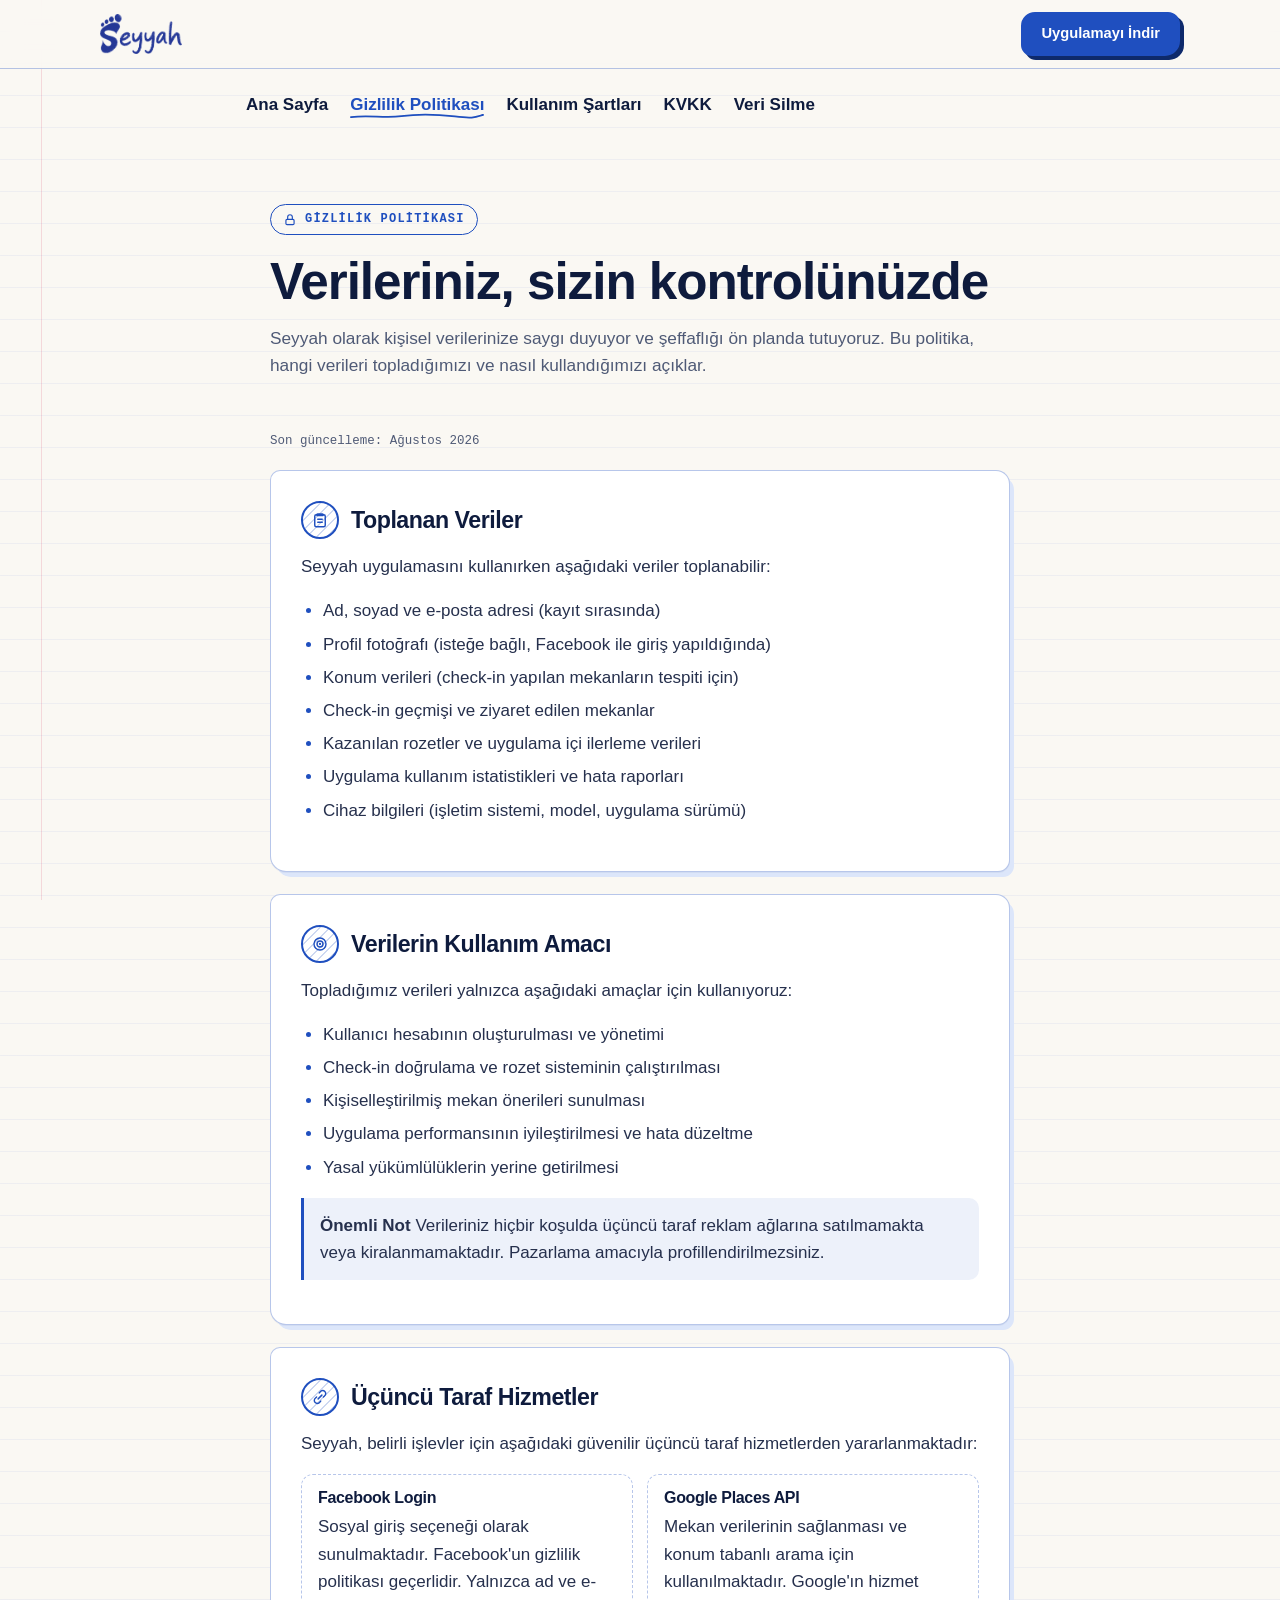
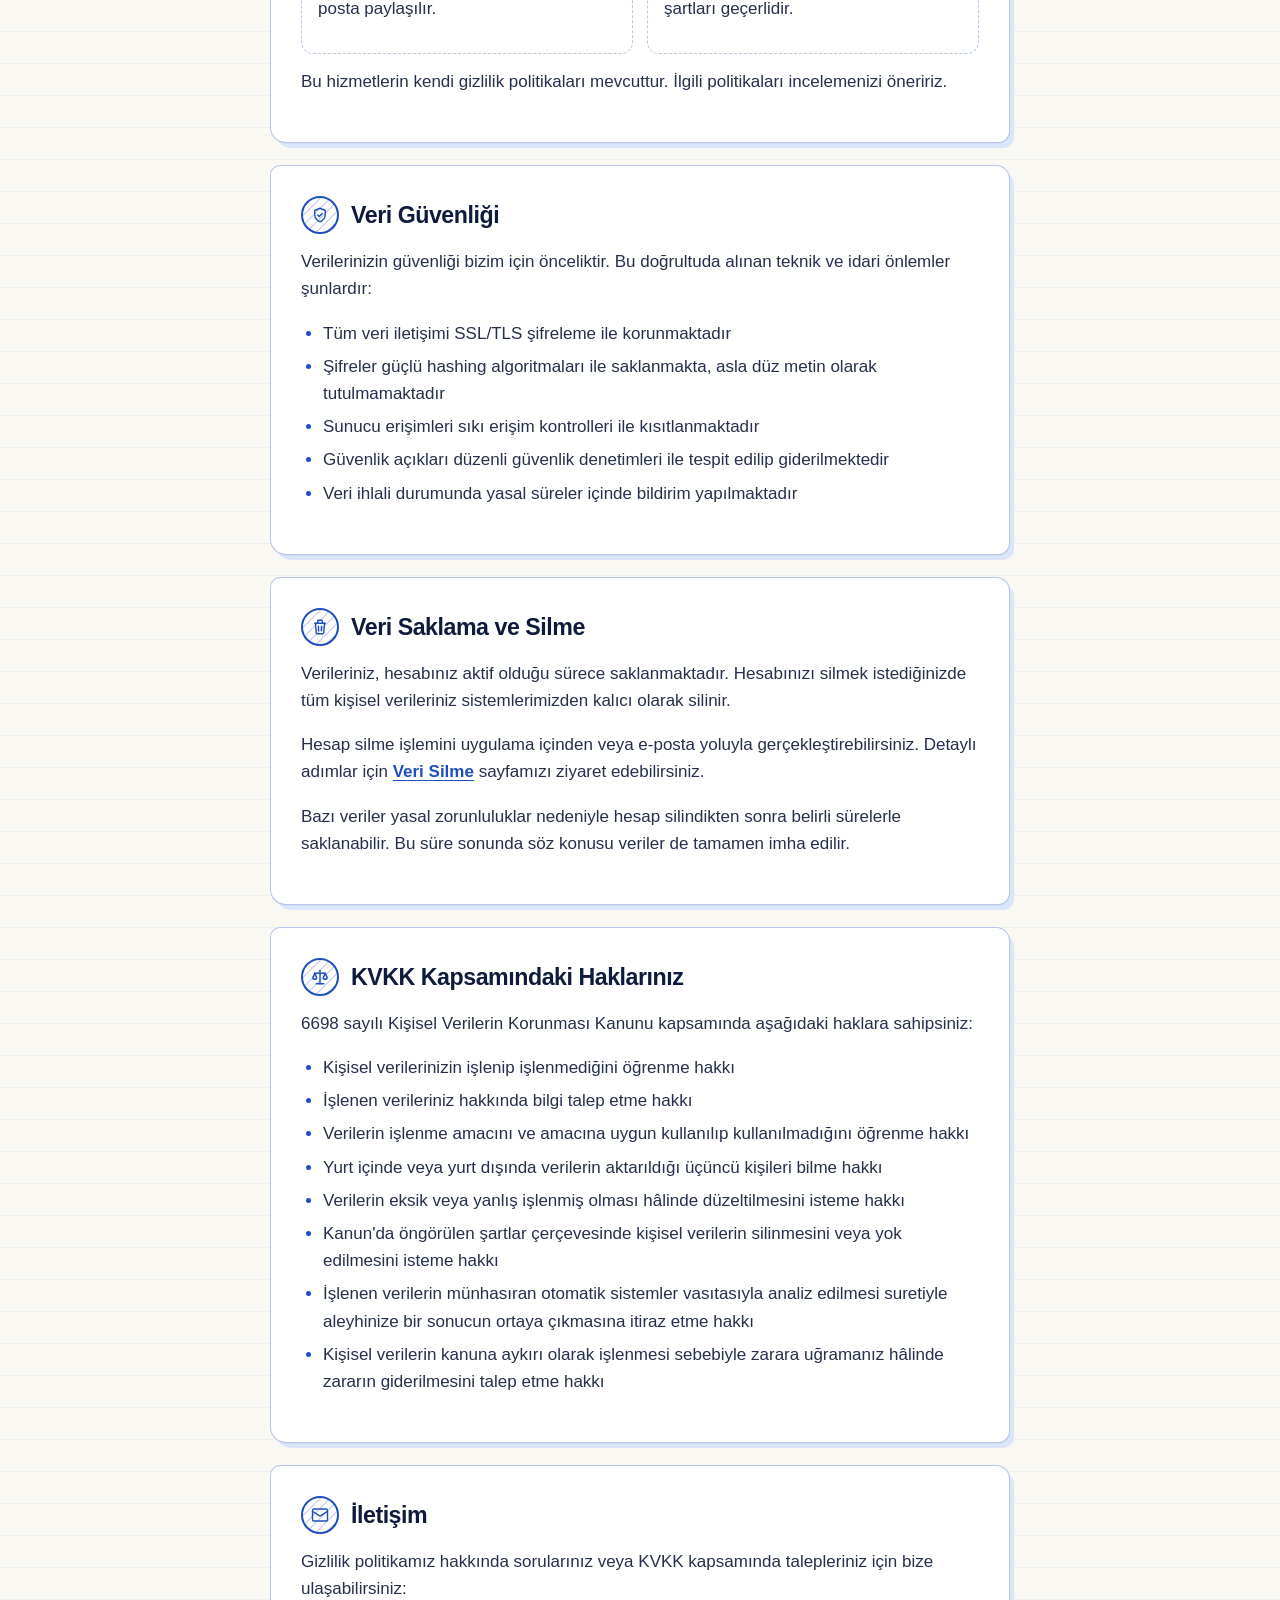
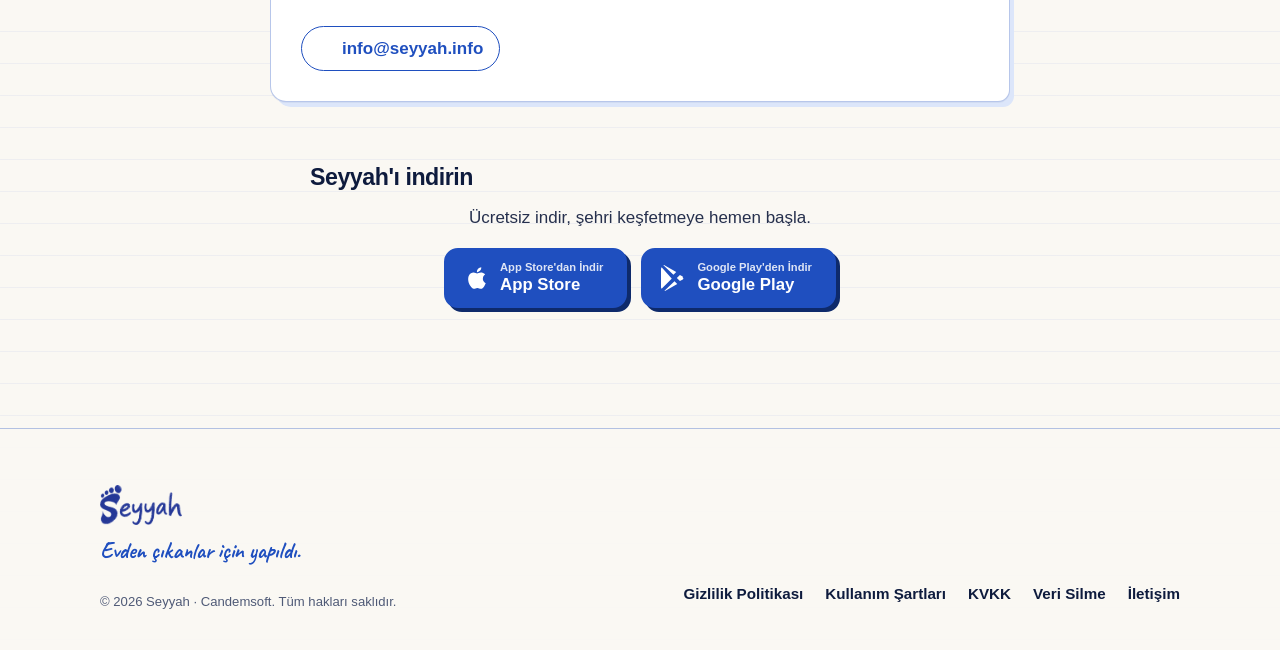
<file: gizlilik_politikasi/index.html>
<!doctype html>
<html lang="tr">
<head>
  <meta charset="utf-8">
  <meta name="viewport" content="width=device-width, initial-scale=1">
  <title>Gizlilik Politikası — Seyyah</title>
  <meta name="description" content="Seyyah uygulaması gizlilik politikası. Kişisel verilerinizin nasıl toplandığı ve kullanıldığı hakkında bilgi alın.">
  <link rel="canonical" href="https://seyyah.info/gizlilik_politikasi">
  <meta name="theme-color" content="#faf8f3">
  <meta property="og:title" content="Gizlilik Politikası — Seyyah">
  <meta property="og:description" content="Seyyah uygulaması gizlilik politikası. Kişisel verilerinizin nasıl toplandığı ve kullanıldığı hakkında bilgi alın.">
  <meta property="og:url" content="https://seyyah.info/gizlilik_politikasi">
  <meta property="og:image" content="https://seyyah.info/assets/icon.png">
  <link rel="icon" type="image/png" href="../assets/favicon.png?v=202610302020">
  <link rel="preload" href="../assets/fonts/caveat-latin.woff2" as="font" type="font/woff2" crossorigin>
  <link rel="preload" href="../assets/fonts/caveat-latin-ext.woff2" as="font" type="font/woff2" crossorigin>
  <link rel="stylesheet" href="../assets/css/site.css?v=202610302031">
</head>
<body class="legal">
<a class="skip-link" href="#icerik">İçeriğe geç</a>
<header class="nav scrolled">
  <div class="wrap nav-inner">
    <a class="brand" href="../" aria-label="Seyyah ana sayfa"><img class="brand-word" src="../assets/logo-yazi.png?v=202610302020" alt="Seyyah" width="99" height="48"></a>
    <a class="btn btn-primary nav-cta" style="display:inline-flex;margin-left:auto" href="../#indir">Uygulamayı İndir</a>
  </div>
</header>
<main id="icerik">
<div class="wrap" style="max-width:868px;padding-top:22px">
  <nav aria-label="Yasal sayfalar">
    <ul class="legal-nav">
      <li><a class="u-draw" href="../">Ana Sayfa</a></li>
      <li><a class="u-draw" href="../gizlilik_politikasi/" aria-current="page">Gizlilik Politikası</a></li>
      <li><a class="u-draw" href="../kullanim_sartlari/">Kullanım Şartları</a></li>
      <li><a class="u-draw" href="../kvkk/">KVKK</a></li>
      <li><a class="u-draw" href="../veri_silme/">Veri Silme</a></li>
    </ul>
  </nav>
</div>
<!-- içerik: seyyah.info/gizlilik_politikasi sayfasından birebir -->
<header class="legal-hero">
  <div class="container">
    <span class="legal-badge"><svg width="14" height="14" viewBox="0 0 24 24" fill="none" stroke="currentColor" stroke-width="2" stroke-linecap="round" stroke-linejoin="round"><rect x="5" y="11" width="14" height="9" rx="2"/><path d="M8 11V7a4 4 0 0 1 8 0v4"/></svg>Gizlilik Politikası</span>
    <h1>Verileriniz, sizin kontrolünüzde</h1>
    <p>Seyyah olarak kişisel verilerinize saygı duyuyor ve şeffaflığı ön planda tutuyoruz. Bu politika, hangi verileri topladığımızı ve nasıl kullandığımızı açıklar.</p>
  </div>
</header>

<div class="legal-content">
  <div class="container" style="max-width:760px;">
    <div class="date-note">Son güncelleme: Ağustos 2026</div>

  <div class="card">
    <h2><span class="icon-badge"><svg width="18" height="18" viewBox="0 0 24 24" fill="none" stroke="currentColor" stroke-width="1.9" stroke-linecap="round" stroke-linejoin="round"><path d="M9 4h6a1 1 0 0 1 1 1v1H8V5a1 1 0 0 1 1-1Z"/><rect x="5" y="5" width="14" height="16" rx="2"/><path d="M9 11h6M9 15h6"/></svg></span>Toplanan Veriler</h2>

    <p>Seyyah uygulamasını kullanırken aşağıdaki veriler toplanabilir:</p>
    <ul class="bullets">
      <li>Ad, soyad ve e-posta adresi (kayıt sırasında)</li>
      <li>Profil fotoğrafı (isteğe bağlı, Facebook ile giriş yapıldığında)</li>
      <li>Konum verileri (check-in yapılan mekanların tespiti için)</li>
      <li>Check-in geçmişi ve ziyaret edilen mekanlar</li>
      <li>Kazanılan rozetler ve uygulama içi ilerleme verileri</li>
      <li>Uygulama kullanım istatistikleri ve hata raporları</li>
      <li>Cihaz bilgileri (işletim sistemi, model, uygulama sürümü)</li>
    </ul>
  </div>

  <div class="card">
    <h2><span class="icon-badge"><svg width="18" height="18" viewBox="0 0 24 24" fill="none" stroke="currentColor" stroke-width="1.9" stroke-linecap="round" stroke-linejoin="round"><circle cx="12" cy="12" r="8"/><circle cx="12" cy="12" r="4"/><circle cx="12" cy="12" r="0.6" fill="currentColor"/></svg></span>Verilerin Kullanım Amacı</h2>

    <p>Topladığımız verileri yalnızca aşağıdaki amaçlar için kullanıyoruz:</p>
    <ul class="bullets">
      <li>Kullanıcı hesabının oluşturulması ve yönetimi</li>
      <li>Check-in doğrulama ve rozet sisteminin çalıştırılması</li>
      <li>Kişiselleştirilmiş mekan önerileri sunulması</li>
      <li>Uygulama performansının iyileştirilmesi ve hata düzeltme</li>
      <li>Yasal yükümlülüklerin yerine getirilmesi</li>
    </ul>
    <div class="callout">
      <strong>Önemli Not</strong>
      Verileriniz hiçbir koşulda üçüncü taraf reklam ağlarına satılmamakta veya kiralanmamaktadır. Pazarlama amacıyla profillendirilmezsiniz.
    </div>

  </div>

  <div class="card">
    <h2><span class="icon-badge"><svg width="18" height="18" viewBox="0 0 24 24" fill="none" stroke="currentColor" stroke-width="1.9" stroke-linecap="round" stroke-linejoin="round"><path d="M9.5 14.5 14.5 9.5"/><path d="M11 6.5 12.4 5A4 4 0 1 1 18 10.6l-1.5 1.4"/><path d="M13 17.5 11.6 19A4 4 0 1 1 6 13.4l1.5-1.4"/></svg></span>Üçüncü Taraf Hizmetler</h2>

    <p>Seyyah, belirli işlevler için aşağıdaki güvenilir üçüncü taraf hizmetlerden yararlanmaktadır:</p>
    <div class="grid-2">
      <div class="mini-card">
        <h4>Facebook Login</h4>
        <p>Sosyal giriş seçeneği olarak sunulmaktadır. Facebook'un gizlilik politikası geçerlidir. Yalnızca ad ve e-posta paylaşılır.</p>
      </div>
      <div class="mini-card">
        <h4>Google Places API</h4>
        <p>Mekan verilerinin sağlanması ve konum tabanlı arama için kullanılmaktadır. Google'ın hizmet şartları geçerlidir.</p>
      </div>
    </div>
    <p style="margin-top:14px;">Bu hizmetlerin kendi gizlilik politikaları mevcuttur. İlgili politikaları incelemenizi öneririz.</p>

  </div>

  <div class="card">
    <h2><span class="icon-badge"><svg width="18" height="18" viewBox="0 0 24 24" fill="none" stroke="currentColor" stroke-width="1.9" stroke-linecap="round" stroke-linejoin="round"><path d="M12 3 5 6v5c0 5 3 8.5 7 10 4-1.5 7-5 7-10V6l-7-3Z"/><path d="m9 12 2 2 4-4"/></svg></span>Veri Güvenliği</h2>

    <p>Verilerinizin güvenliği bizim için önceliktir. Bu doğrultuda alınan teknik ve idari önlemler şunlardır:</p>
    <ul class="bullets">
      <li>Tüm veri iletişimi SSL/TLS şifreleme ile korunmaktadır</li>
      <li>Şifreler güçlü hashing algoritmaları ile saklanmakta, asla düz metin olarak tutulmamaktadır</li>
      <li>Sunucu erişimleri sıkı erişim kontrolleri ile kısıtlanmaktadır</li>
      <li>Güvenlik açıkları düzenli güvenlik denetimleri ile tespit edilip giderilmektedir</li>
      <li>Veri ihlali durumunda yasal süreler içinde bildirim yapılmaktadır</li>
    </ul>
  </div>

  <div class="card">
    <h2><span class="icon-badge"><svg width="18" height="18" viewBox="0 0 24 24" fill="none" stroke="currentColor" stroke-width="1.9" stroke-linecap="round" stroke-linejoin="round"><path d="M5 7h14"/><path d="M10 11v6M14 11v6"/><path d="M6 7l1 13a1 1 0 0 0 1 1h8a1 1 0 0 0 1-1l1-13"/><path d="M9 7V4a1 1 0 0 1 1-1h4a1 1 0 0 1 1 1v3"/></svg></span>Veri Saklama ve Silme</h2>

    <p>Verileriniz, hesabınız aktif olduğu sürece saklanmaktadır. Hesabınızı silmek istediğinizde tüm kişisel verileriniz sistemlerimizden kalıcı olarak silinir.</p>
    <p>Hesap silme işlemini uygulama içinden veya e-posta yoluyla gerçekleştirebilirsiniz. Detaylı adımlar için <a href="../veri_silme/" class="inline-link">Veri Silme</a> sayfamızı ziyaret edebilirsiniz.</p>
    <p>Bazı veriler yasal zorunluluklar nedeniyle hesap silindikten sonra belirli sürelerle saklanabilir. Bu süre sonunda söz konusu veriler de tamamen imha edilir.</p>

  </div>

  <div class="card">
    <h2><span class="icon-badge"><svg width="18" height="18" viewBox="0 0 24 24" fill="none" stroke="currentColor" stroke-width="1.9" stroke-linecap="round" stroke-linejoin="round"><path d="M12 3v18"/><path d="M7 21h10"/><path d="M5 7h6M13 7h6"/><path d="M5 7 2.5 12.5a2.5 2.5 0 0 0 5 0L5 7Z"/><path d="M19 7 16.5 12.5a2.5 2.5 0 0 0 5 0L19 7Z"/></svg></span>KVKK Kapsamındaki Haklarınız</h2>

    <p>6698 sayılı Kişisel Verilerin Korunması Kanunu kapsamında aşağıdaki haklara sahipsiniz:</p>
    <ul class="bullets">
      <li>Kişisel verilerinizin işlenip işlenmediğini öğrenme hakkı</li>
      <li>İşlenen verileriniz hakkında bilgi talep etme hakkı</li>
      <li>Verilerin işlenme amacını ve amacına uygun kullanılıp kullanılmadığını öğrenme hakkı</li>
      <li>Yurt içinde veya yurt dışında verilerin aktarıldığı üçüncü kişileri bilme hakkı</li>
      <li>Verilerin eksik veya yanlış işlenmiş olması hâlinde düzeltilmesini isteme hakkı</li>
      <li>Kanun'da öngörülen şartlar çerçevesinde kişisel verilerin silinmesini veya yok edilmesini isteme hakkı</li>
      <li>İşlenen verilerin münhasıran otomatik sistemler vasıtasıyla analiz edilmesi suretiyle aleyhinize bir sonucun ortaya çıkmasına itiraz etme hakkı</li>
      <li>Kişisel verilerin kanuna aykırı olarak işlenmesi sebebiyle zarara uğramanız hâlinde zararın giderilmesini talep etme hakkı</li>
    </ul>
  </div>

  <div class="card">
    <h2><span class="icon-badge"><svg width="18" height="18" viewBox="0 0 24 24" fill="none" stroke="currentColor" stroke-width="1.9" stroke-linecap="round" stroke-linejoin="round"><rect x="2" y="4" width="20" height="16" rx="2"/><path d="m22 7-8.97 5.7a1.94 1.94 0 0 1-2.06 0L2 7"/></svg></span>İletişim</h2>

    <p>Gizlilik politikamız hakkında sorularınız veya KVKK kapsamında talepleriniz için bize ulaşabilirsiniz:</p>
    <a href="mailto:info@seyyah.info" class="contact-pill"><svg width="16" height="16" viewBox="0 0 24 24" fill="none" stroke="var(--on-blue)" stroke-width="2" stroke-linecap="round" stroke-linejoin="round"><rect x="2" y="4" width="20" height="16" rx="2"/><path d="m22 7-8.97 5.7a1.94 1.94 0 0 1-2.06 0L2 7"/></svg>info@seyyah.info</a>

  </div>


<div class="promo">
  <h2>Seyyah'ı indirin</h2>
  <p>Ücretsiz indir, şehri keşfetmeye hemen başla.</p>
  <div class="store-buttons">
    <a href="https://apps.apple.com/tr/app/seyyah-ke%C5%9Ffet-karar-ver-git/id6761266829?l=tr" class="btn-store" target="_blank" rel="noopener">
      <svg viewBox="0 0 24 24" fill="currentColor"><path d="M18.71 19.5c-.83 1.24-1.71 2.45-3.05 2.47-1.34.03-1.77-.79-3.29-.79-1.53 0-2 .77-3.27.82-1.31.05-2.3-1.32-3.14-2.53C4.25 17 2.94 12.45 4.7 9.39c.87-1.52 2.43-2.48 4.12-2.51 1.28-.02 2.5.87 3.29.87.78 0 2.26-1.07 3.8-.91.65.03 2.47.26 3.64 1.98-.09.06-2.17 1.28-2.15 3.81.03 3.02 2.65 4.03 2.68 4.04-.03.07-.42 1.44-1.38 2.83M13 3.5c.73-.83 1.94-1.46 2.94-1.5.13 1.17-.34 2.35-1.04 3.19-.69.85-1.83 1.51-2.95 1.42-.15-1.15.41-2.35 1.05-3.11z"/></svg>
      <div class="btn-store-text"><small>App Store'dan İndir</small><strong>App Store</strong></div>
    </a>
    <a href="https://play.google.com/store/apps/details?id=com.candemsoft.seyyah" class="btn-store" target="_blank" rel="noopener">
      <svg viewBox="0 0 24 24" fill="currentColor"><path d="M3.18 23.76c.3.17.64.17.96 0l10.87-6.29-2.56-2.55-9.27 8.84zM.49 2.2C.18 2.54 0 3.06 0 3.73v16.53c0 .67.18 1.19.49 1.53l.08.07 9.27-9.26v-.22L.57 2.13l-.08.07zM20.08 10.65l-2.61-1.51-2.87 2.87 2.87 2.87 2.63-1.52c.75-.43.75-1.14-.02-1.71zM3.18.24L14.05 6.53l-2.56 2.56L2.22.25c.32-.18.64-.18.96-.01z"/></svg>
      <div class="btn-store-text"><small>Google Play'den İndir</small><strong>Google Play</strong></div>
    </a>
  </div>
</div>

  </div>
</div>
</main>
<footer class="footer">
  <div class="wrap footer-grid">
    <div>
      <a class="brand" href="../"><img class="brand-word" src="../assets/logo-yazi.png?v=202610302020" alt="Seyyah" width="99" height="48" loading="lazy"></a>
      <p class="made">Evden çıkanlar için yapıldı.</p>
      <small>© 2026 Seyyah · Candemsoft. Tüm hakları saklıdır.</small>
    </div>
    <nav aria-label="Alt menü">
      <ul>
        <li><a class="u-draw" href="../gizlilik_politikasi/">Gizlilik Politikası</a></li>
        <li><a class="u-draw" href="../kullanim_sartlari/">Kullanım Şartları</a></li>
        <li><a class="u-draw" href="../kvkk/">KVKK</a></li>
        <li><a class="u-draw" href="../veri_silme/">Veri Silme</a></li>
        <li><a class="u-draw" href="mailto:info@seyyah.info">İletişim</a></li>
      </ul>
    </nav>
  </div>
</footer>
</body>
</html>
</file>
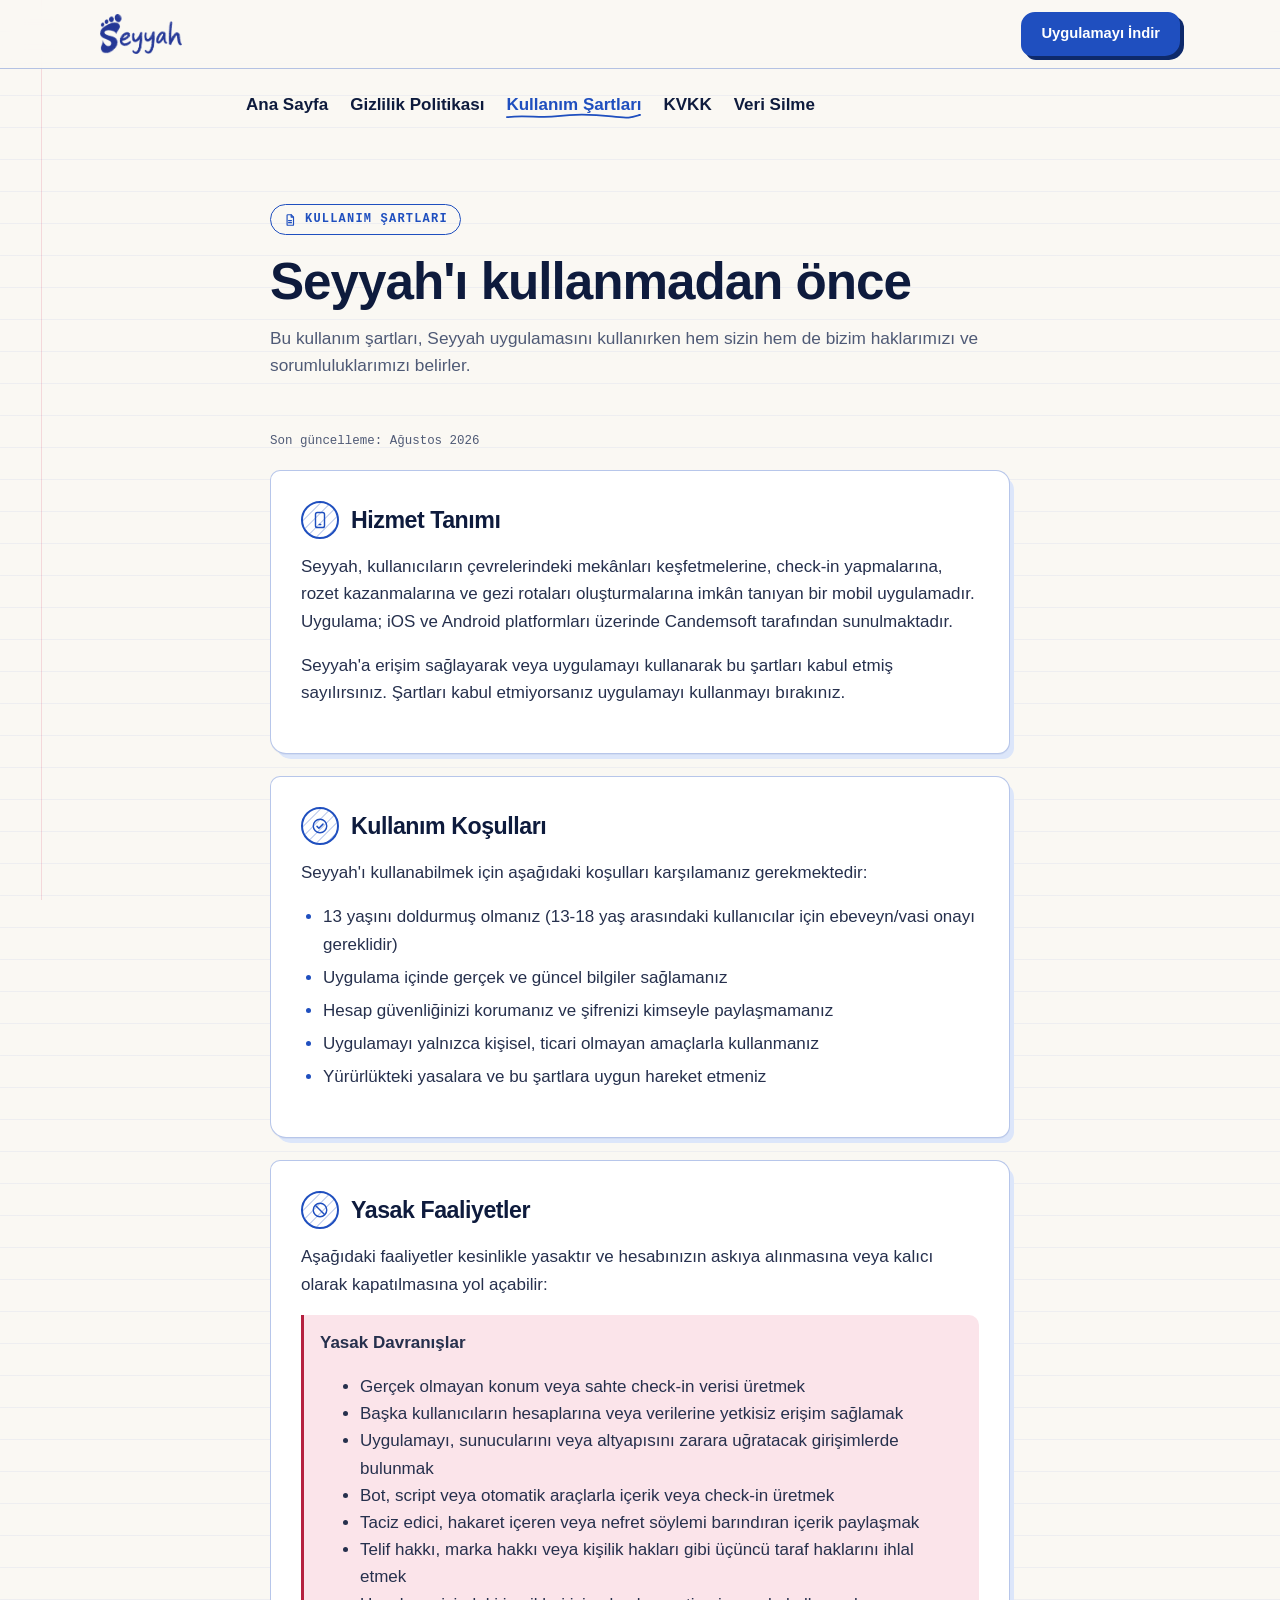
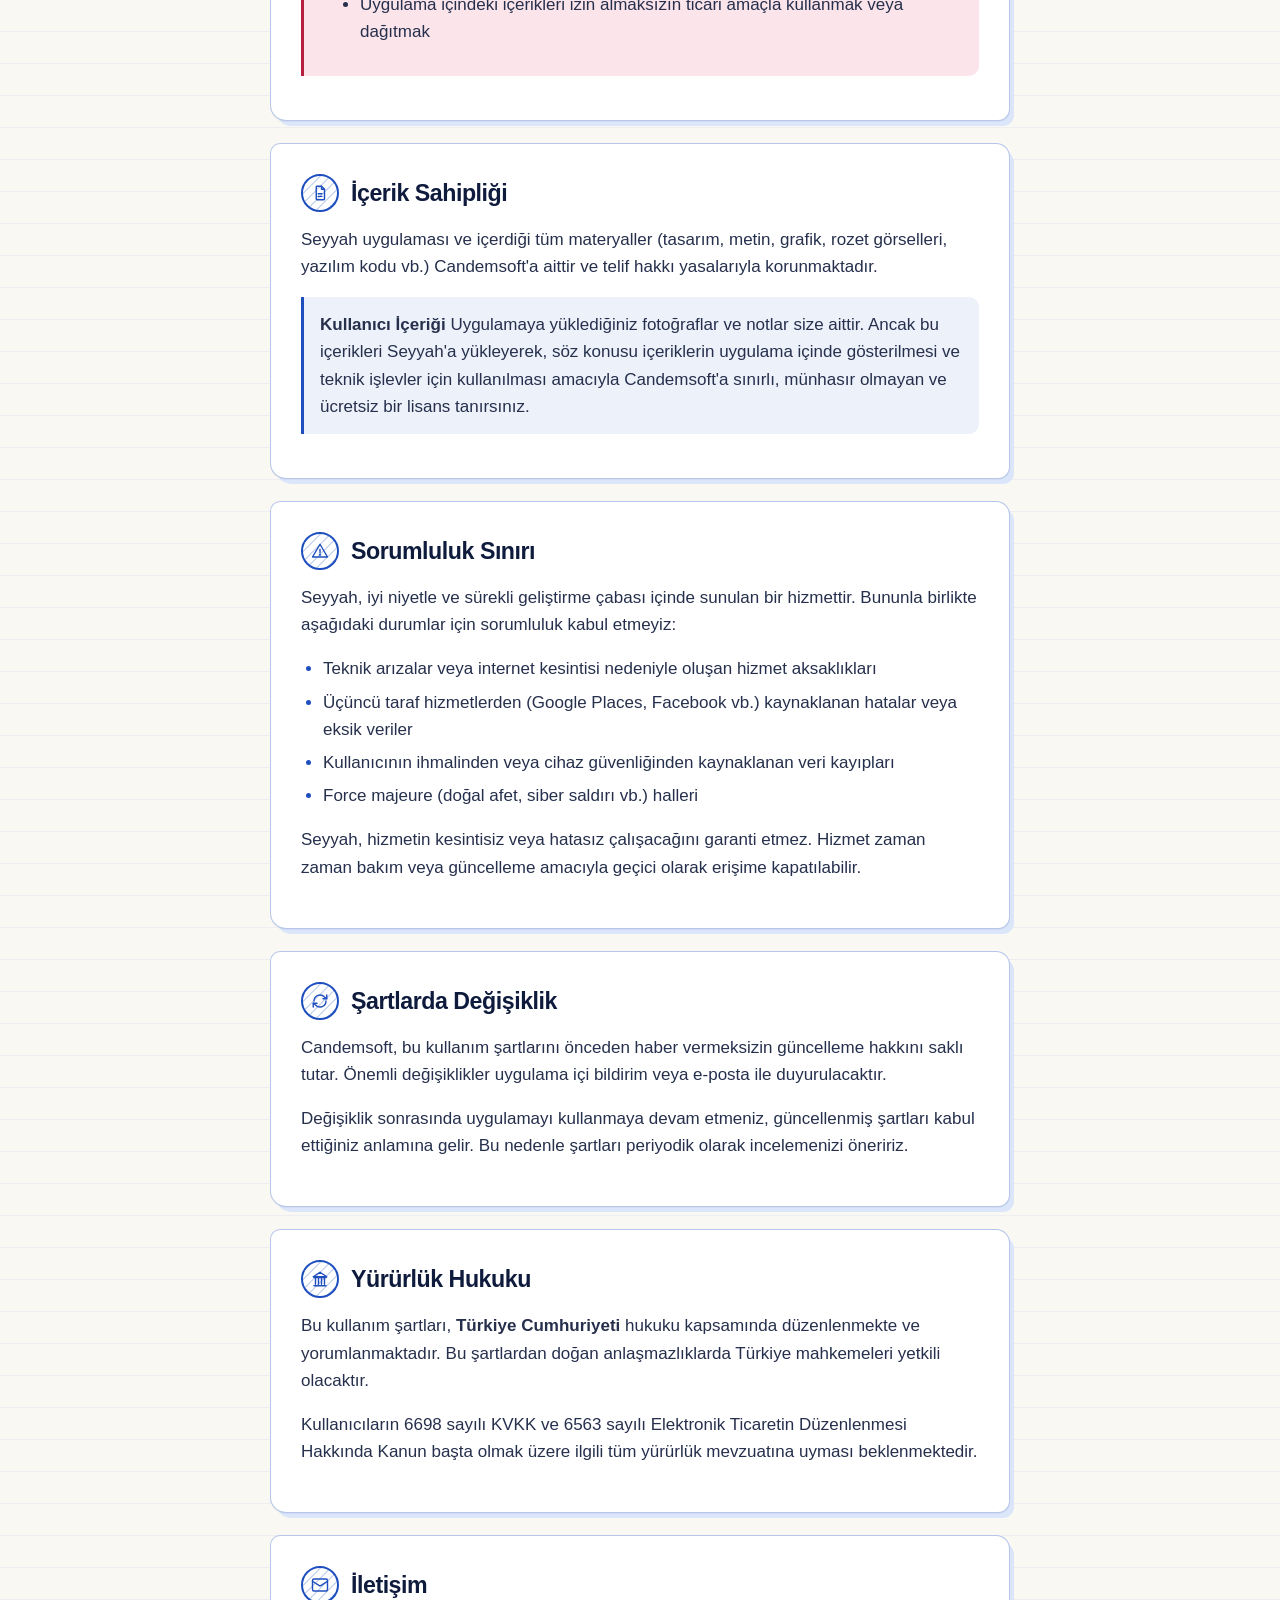
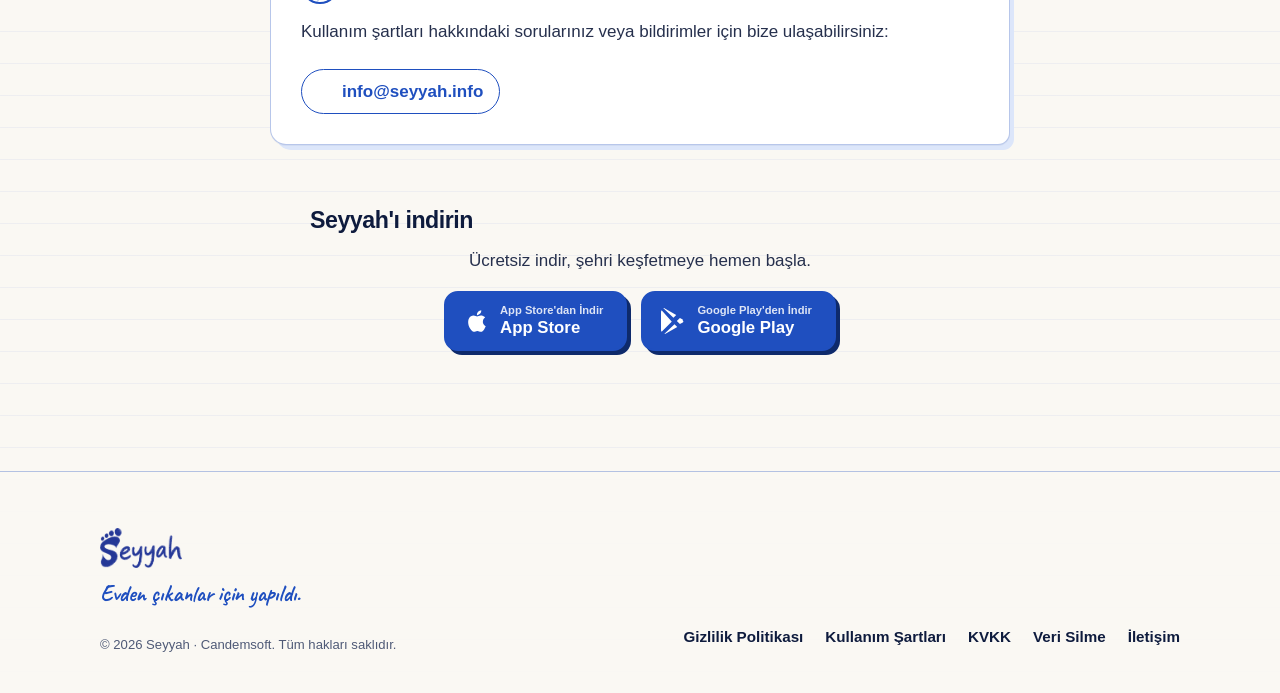
<file: kullanim_sartlari/index.html>
<!doctype html>
<html lang="tr">
<head>
  <meta charset="utf-8">
  <meta name="viewport" content="width=device-width, initial-scale=1">
  <title>Kullanım Şartları — Seyyah</title>
  <meta name="description" content="Seyyah uygulaması kullanım şartları ve koşulları.">
  <link rel="canonical" href="https://seyyah.info/kullanim_sartlari">
  <meta name="theme-color" content="#faf8f3">
  <meta property="og:title" content="Kullanım Şartları — Seyyah">
  <meta property="og:description" content="Seyyah uygulaması kullanım şartları ve koşulları.">
  <meta property="og:url" content="https://seyyah.info/kullanim_sartlari">
  <meta property="og:image" content="https://seyyah.info/assets/icon.png">
  <link rel="icon" type="image/png" href="../assets/favicon.png?v=202610302020">
  <link rel="preload" href="../assets/fonts/caveat-latin.woff2" as="font" type="font/woff2" crossorigin>
  <link rel="preload" href="../assets/fonts/caveat-latin-ext.woff2" as="font" type="font/woff2" crossorigin>
  <link rel="stylesheet" href="../assets/css/site.css?v=202610302031">
</head>
<body class="legal">
<a class="skip-link" href="#icerik">İçeriğe geç</a>
<header class="nav scrolled">
  <div class="wrap nav-inner">
    <a class="brand" href="../" aria-label="Seyyah ana sayfa"><img class="brand-word" src="../assets/logo-yazi.png?v=202610302020" alt="Seyyah" width="99" height="48"></a>
    <a class="btn btn-primary nav-cta" style="display:inline-flex;margin-left:auto" href="../#indir">Uygulamayı İndir</a>
  </div>
</header>
<main id="icerik">
<div class="wrap" style="max-width:868px;padding-top:22px">
  <nav aria-label="Yasal sayfalar">
    <ul class="legal-nav">
      <li><a class="u-draw" href="../">Ana Sayfa</a></li>
      <li><a class="u-draw" href="../gizlilik_politikasi/">Gizlilik Politikası</a></li>
      <li><a class="u-draw" href="../kullanim_sartlari/" aria-current="page">Kullanım Şartları</a></li>
      <li><a class="u-draw" href="../kvkk/">KVKK</a></li>
      <li><a class="u-draw" href="../veri_silme/">Veri Silme</a></li>
    </ul>
  </nav>
</div>
<!-- içerik: seyyah.info/kullanim_sartlari sayfasından birebir -->
<header class="legal-hero">
  <div class="container">
    <span class="legal-badge"><svg width="14" height="14" viewBox="0 0 24 24" fill="none" stroke="currentColor" stroke-width="2" stroke-linecap="round" stroke-linejoin="round"><path d="M8 3h6l4 4v13a1 1 0 0 1-1 1H8a1 1 0 0 1-1-1V4a1 1 0 0 1 1-1Z"/><path d="M14 3v4h4"/><path d="M9.5 13h5M9.5 16.5h5"/></svg>Kullanım Şartları</span>
    <h1>Seyyah'ı kullanmadan önce</h1>
    <p>Bu kullanım şartları, Seyyah uygulamasını kullanırken hem sizin hem de bizim haklarımızı ve sorumluluklarımızı belirler.</p>
  </div>
</header>

<div class="legal-content">
  <div class="container" style="max-width:760px;">
    <div class="date-note">Son güncelleme: Ağustos 2026</div>

  <div class="card">
    <h2><span class="icon-badge"><svg width="18" height="18" viewBox="0 0 24 24" fill="none" stroke="currentColor" stroke-width="1.9" stroke-linecap="round" stroke-linejoin="round"><rect x="6" y="2" width="12" height="20" rx="2.5"/><path d="M11 18h2"/></svg></span>Hizmet Tanımı</h2>

    <p>Seyyah, kullanıcıların çevrelerindeki mekânları keşfetmelerine, check-in yapmalarına, rozet kazanmalarına ve gezi rotaları oluşturmalarına imkân tanıyan bir mobil uygulamadır. Uygulama; iOS ve Android platformları üzerinde Candemsoft tarafından sunulmaktadır.</p>
    <p>Seyyah'a erişim sağlayarak veya uygulamayı kullanarak bu şartları kabul etmiş sayılırsınız. Şartları kabul etmiyorsanız uygulamayı kullanmayı bırakınız.</p>

  </div>

  <div class="card">
    <h2><span class="icon-badge"><svg width="18" height="18" viewBox="0 0 24 24" fill="none" stroke="currentColor" stroke-width="1.9" stroke-linecap="round" stroke-linejoin="round"><circle cx="12" cy="12" r="9"/><path d="m8 12.5 2.5 2.5L16 9.5"/></svg></span>Kullanım Koşulları</h2>

    <p>Seyyah'ı kullanabilmek için aşağıdaki koşulları karşılamanız gerekmektedir:</p>
    <ul class="bullets">
      <li>13 yaşını doldurmuş olmanız (13-18 yaş arasındaki kullanıcılar için ebeveyn/vasi onayı gereklidir)</li>
      <li>Uygulama içinde gerçek ve güncel bilgiler sağlamanız</li>
      <li>Hesap güvenliğinizi korumanız ve şifrenizi kimseyle paylaşmamanız</li>
      <li>Uygulamayı yalnızca kişisel, ticari olmayan amaçlarla kullanmanız</li>
      <li>Yürürlükteki yasalara ve bu şartlara uygun hareket etmeniz</li>
    </ul>
  </div>

  <div class="card">
    <h2><span class="icon-badge"><svg width="18" height="18" viewBox="0 0 24 24" fill="none" stroke="currentColor" stroke-width="1.9" stroke-linecap="round" stroke-linejoin="round"><circle cx="12" cy="12" r="9"/><path d="M6 6l12 12"/></svg></span>Yasak Faaliyetler</h2>

    <p>Aşağıdaki faaliyetler kesinlikle yasaktır ve hesabınızın askıya alınmasına veya kalıcı olarak kapatılmasına yol açabilir:</p>
    <div class="callout warn">
      <strong>Yasak Davranışlar</strong>
      <ul>
        <li>Gerçek olmayan konum veya sahte check-in verisi üretmek</li>
        <li>Başka kullanıcıların hesaplarına veya verilerine yetkisiz erişim sağlamak</li>
        <li>Uygulamayı, sunucularını veya altyapısını zarara uğratacak girişimlerde bulunmak</li>
        <li>Bot, script veya otomatik araçlarla içerik veya check-in üretmek</li>
        <li>Taciz edici, hakaret içeren veya nefret söylemi barındıran içerik paylaşmak</li>
        <li>Telif hakkı, marka hakkı veya kişilik hakları gibi üçüncü taraf haklarını ihlal etmek</li>
        <li>Uygulama içindeki içerikleri izin almaksızın ticari amaçla kullanmak veya dağıtmak</li>
      </ul>
    </div>

  </div>

  <div class="card">
    <h2><span class="icon-badge"><svg width="18" height="18" viewBox="0 0 24 24" fill="none" stroke="currentColor" stroke-width="1.9" stroke-linecap="round" stroke-linejoin="round"><path d="M8 3h6l4 4v13a1 1 0 0 1-1 1H8a1 1 0 0 1-1-1V4a1 1 0 0 1 1-1Z"/><path d="M14 3v4h4"/><path d="M9.5 13h5M9.5 16.5h5"/></svg></span>İçerik Sahipliği</h2>

    <p>Seyyah uygulaması ve içerdiği tüm materyaller (tasarım, metin, grafik, rozet görselleri, yazılım kodu vb.) Candemsoft'a aittir ve telif hakkı yasalarıyla korunmaktadır.</p>
    <div class="callout">
      <strong>Kullanıcı İçeriği</strong>
      Uygulamaya yüklediğiniz fotoğraflar ve notlar size aittir. Ancak bu içerikleri Seyyah'a yükleyerek, söz konusu içeriklerin uygulama içinde gösterilmesi ve teknik işlevler için kullanılması amacıyla Candemsoft'a sınırlı, münhasır olmayan ve ücretsiz bir lisans tanırsınız.
    </div>

  </div>

  <div class="card">
    <h2><span class="icon-badge"><svg width="18" height="18" viewBox="0 0 24 24" fill="none" stroke="currentColor" stroke-width="1.9" stroke-linecap="round" stroke-linejoin="round"><path d="M12 3 2 20h20L12 3Z"/><path d="M12 10v4"/><circle cx="12" cy="17" r="0.6" fill="currentColor"/></svg></span>Sorumluluk Sınırı</h2>

    <p>Seyyah, iyi niyetle ve sürekli geliştirme çabası içinde sunulan bir hizmettir. Bununla birlikte aşağıdaki durumlar için sorumluluk kabul etmeyiz:</p>
    <ul class="bullets">
      <li>Teknik arızalar veya internet kesintisi nedeniyle oluşan hizmet aksaklıkları</li>
      <li>Üçüncü taraf hizmetlerden (Google Places, Facebook vb.) kaynaklanan hatalar veya eksik veriler</li>
      <li>Kullanıcının ihmalinden veya cihaz güvenliğinden kaynaklanan veri kayıpları</li>
      <li>Force majeure (doğal afet, siber saldırı vb.) halleri</li>
    </ul>
    <p style="margin-top:12px;">Seyyah, hizmetin kesintisiz veya hatasız çalışacağını garanti etmez. Hizmet zaman zaman bakım veya güncelleme amacıyla geçici olarak erişime kapatılabilir.</p>

  </div>

  <div class="card">
    <h2><span class="icon-badge"><svg width="18" height="18" viewBox="0 0 24 24" fill="none" stroke="currentColor" stroke-width="1.9" stroke-linecap="round" stroke-linejoin="round"><path d="M4 12a8 8 0 0 1 14-5.3L21 9"/><path d="M21 4v5h-5"/><path d="M20 12a8 8 0 0 1-14 5.3L3 15"/><path d="M3 20v-5h5"/></svg></span>Şartlarda Değişiklik</h2>

    <p>Candemsoft, bu kullanım şartlarını önceden haber vermeksizin güncelleme hakkını saklı tutar. Önemli değişiklikler uygulama içi bildirim veya e-posta ile duyurulacaktır.</p>
    <p>Değişiklik sonrasında uygulamayı kullanmaya devam etmeniz, güncellenmiş şartları kabul ettiğiniz anlamına gelir. Bu nedenle şartları periyodik olarak incelemenizi öneririz.</p>

  </div>

  <div class="card">
    <h2><span class="icon-badge"><svg width="18" height="18" viewBox="0 0 24 24" fill="none" stroke="currentColor" stroke-width="1.9" stroke-linecap="round" stroke-linejoin="round"><path d="M4 10h16"/><path d="M12 3 21 9H3l9-6Z"/><path d="M6 10v9M10 10v9M14 10v9M18 10v9"/><path d="M4 21h16"/></svg></span>Yürürlük Hukuku</h2>

    <p>Bu kullanım şartları, <strong>Türkiye Cumhuriyeti</strong> hukuku kapsamında düzenlenmekte ve yorumlanmaktadır. Bu şartlardan doğan anlaşmazlıklarda Türkiye mahkemeleri yetkili olacaktır.</p>
    <p>Kullanıcıların 6698 sayılı KVKK ve 6563 sayılı Elektronik Ticaretin Düzenlenmesi Hakkında Kanun başta olmak üzere ilgili tüm yürürlük mevzuatına uyması beklenmektedir.</p>

  </div>

  <div class="card">
    <h2><span class="icon-badge"><svg width="18" height="18" viewBox="0 0 24 24" fill="none" stroke="currentColor" stroke-width="1.9" stroke-linecap="round" stroke-linejoin="round"><rect x="2" y="4" width="20" height="16" rx="2"/><path d="m22 7-8.97 5.7a1.94 1.94 0 0 1-2.06 0L2 7"/></svg></span>İletişim</h2>

    <p>Kullanım şartları hakkındaki sorularınız veya bildirimler için bize ulaşabilirsiniz:</p>
    <a href="mailto:info@seyyah.info" class="contact-pill"><svg width="16" height="16" viewBox="0 0 24 24" fill="none" stroke="var(--on-blue)" stroke-width="2" stroke-linecap="round" stroke-linejoin="round"><rect x="2" y="4" width="20" height="16" rx="2"/><path d="m22 7-8.97 5.7a1.94 1.94 0 0 1-2.06 0L2 7"/></svg>info@seyyah.info</a>

  </div>


<div class="promo">
  <h2>Seyyah'ı indirin</h2>
  <p>Ücretsiz indir, şehri keşfetmeye hemen başla.</p>
  <div class="store-buttons">
    <a href="https://apps.apple.com/tr/app/seyyah-ke%C5%9Ffet-karar-ver-git/id6761266829?l=tr" class="btn-store" target="_blank" rel="noopener">
      <svg viewBox="0 0 24 24" fill="currentColor"><path d="M18.71 19.5c-.83 1.24-1.71 2.45-3.05 2.47-1.34.03-1.77-.79-3.29-.79-1.53 0-2 .77-3.27.82-1.31.05-2.3-1.32-3.14-2.53C4.25 17 2.94 12.45 4.7 9.39c.87-1.52 2.43-2.48 4.12-2.51 1.28-.02 2.5.87 3.29.87.78 0 2.26-1.07 3.8-.91.65.03 2.47.26 3.64 1.98-.09.06-2.17 1.28-2.15 3.81.03 3.02 2.65 4.03 2.68 4.04-.03.07-.42 1.44-1.38 2.83M13 3.5c.73-.83 1.94-1.46 2.94-1.5.13 1.17-.34 2.35-1.04 3.19-.69.85-1.83 1.51-2.95 1.42-.15-1.15.41-2.35 1.05-3.11z"/></svg>
      <div class="btn-store-text"><small>App Store'dan İndir</small><strong>App Store</strong></div>
    </a>
    <a href="https://play.google.com/store/apps/details?id=com.candemsoft.seyyah" class="btn-store" target="_blank" rel="noopener">
      <svg viewBox="0 0 24 24" fill="currentColor"><path d="M3.18 23.76c.3.17.64.17.96 0l10.87-6.29-2.56-2.55-9.27 8.84zM.49 2.2C.18 2.54 0 3.06 0 3.73v16.53c0 .67.18 1.19.49 1.53l.08.07 9.27-9.26v-.22L.57 2.13l-.08.07zM20.08 10.65l-2.61-1.51-2.87 2.87 2.87 2.87 2.63-1.52c.75-.43.75-1.14-.02-1.71zM3.18.24L14.05 6.53l-2.56 2.56L2.22.25c.32-.18.64-.18.96-.01z"/></svg>
      <div class="btn-store-text"><small>Google Play'den İndir</small><strong>Google Play</strong></div>
    </a>
  </div>
</div>

  </div>
</div>
</main>
<footer class="footer">
  <div class="wrap footer-grid">
    <div>
      <a class="brand" href="../"><img class="brand-word" src="../assets/logo-yazi.png?v=202610302020" alt="Seyyah" width="99" height="48" loading="lazy"></a>
      <p class="made">Evden çıkanlar için yapıldı.</p>
      <small>© 2026 Seyyah · Candemsoft. Tüm hakları saklıdır.</small>
    </div>
    <nav aria-label="Alt menü">
      <ul>
        <li><a class="u-draw" href="../gizlilik_politikasi/">Gizlilik Politikası</a></li>
        <li><a class="u-draw" href="../kullanim_sartlari/">Kullanım Şartları</a></li>
        <li><a class="u-draw" href="../kvkk/">KVKK</a></li>
        <li><a class="u-draw" href="../veri_silme/">Veri Silme</a></li>
        <li><a class="u-draw" href="mailto:info@seyyah.info">İletişim</a></li>
      </ul>
    </nav>
  </div>
</footer>
</body>
</html>
</file>
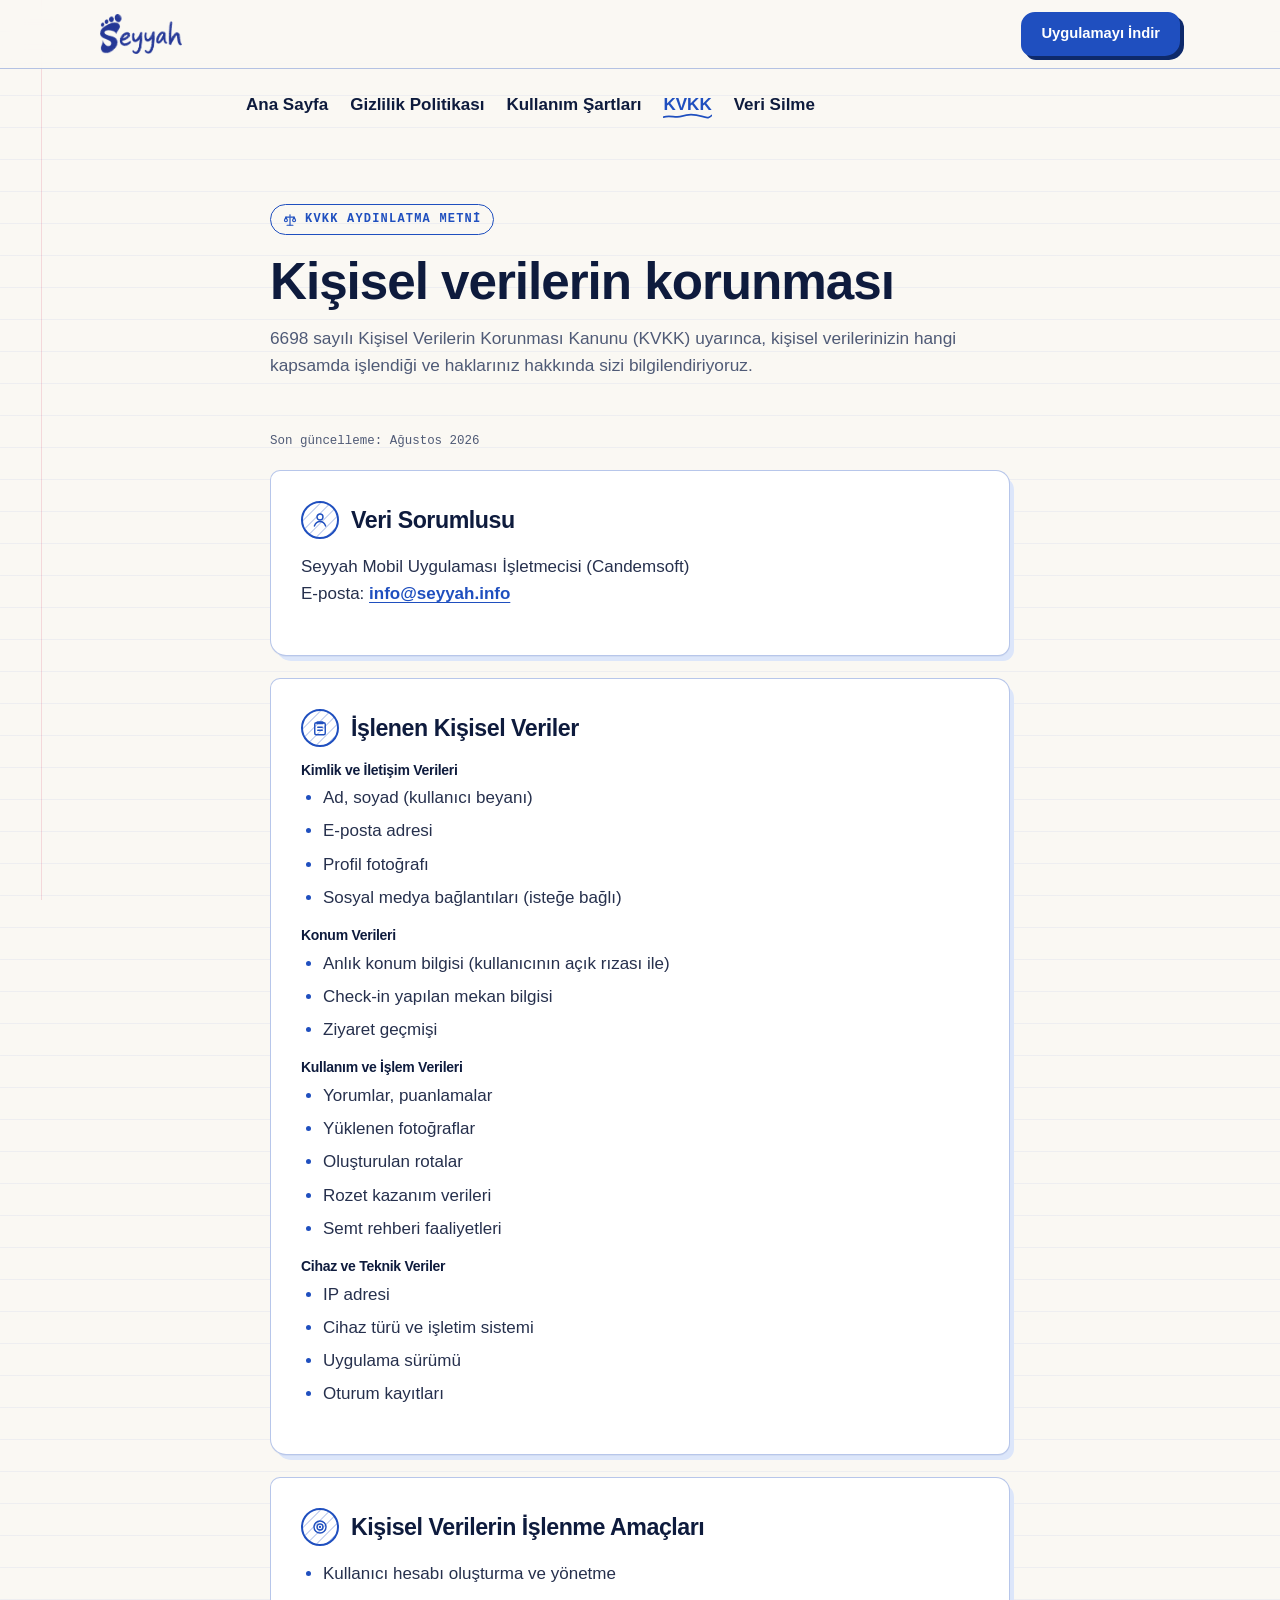
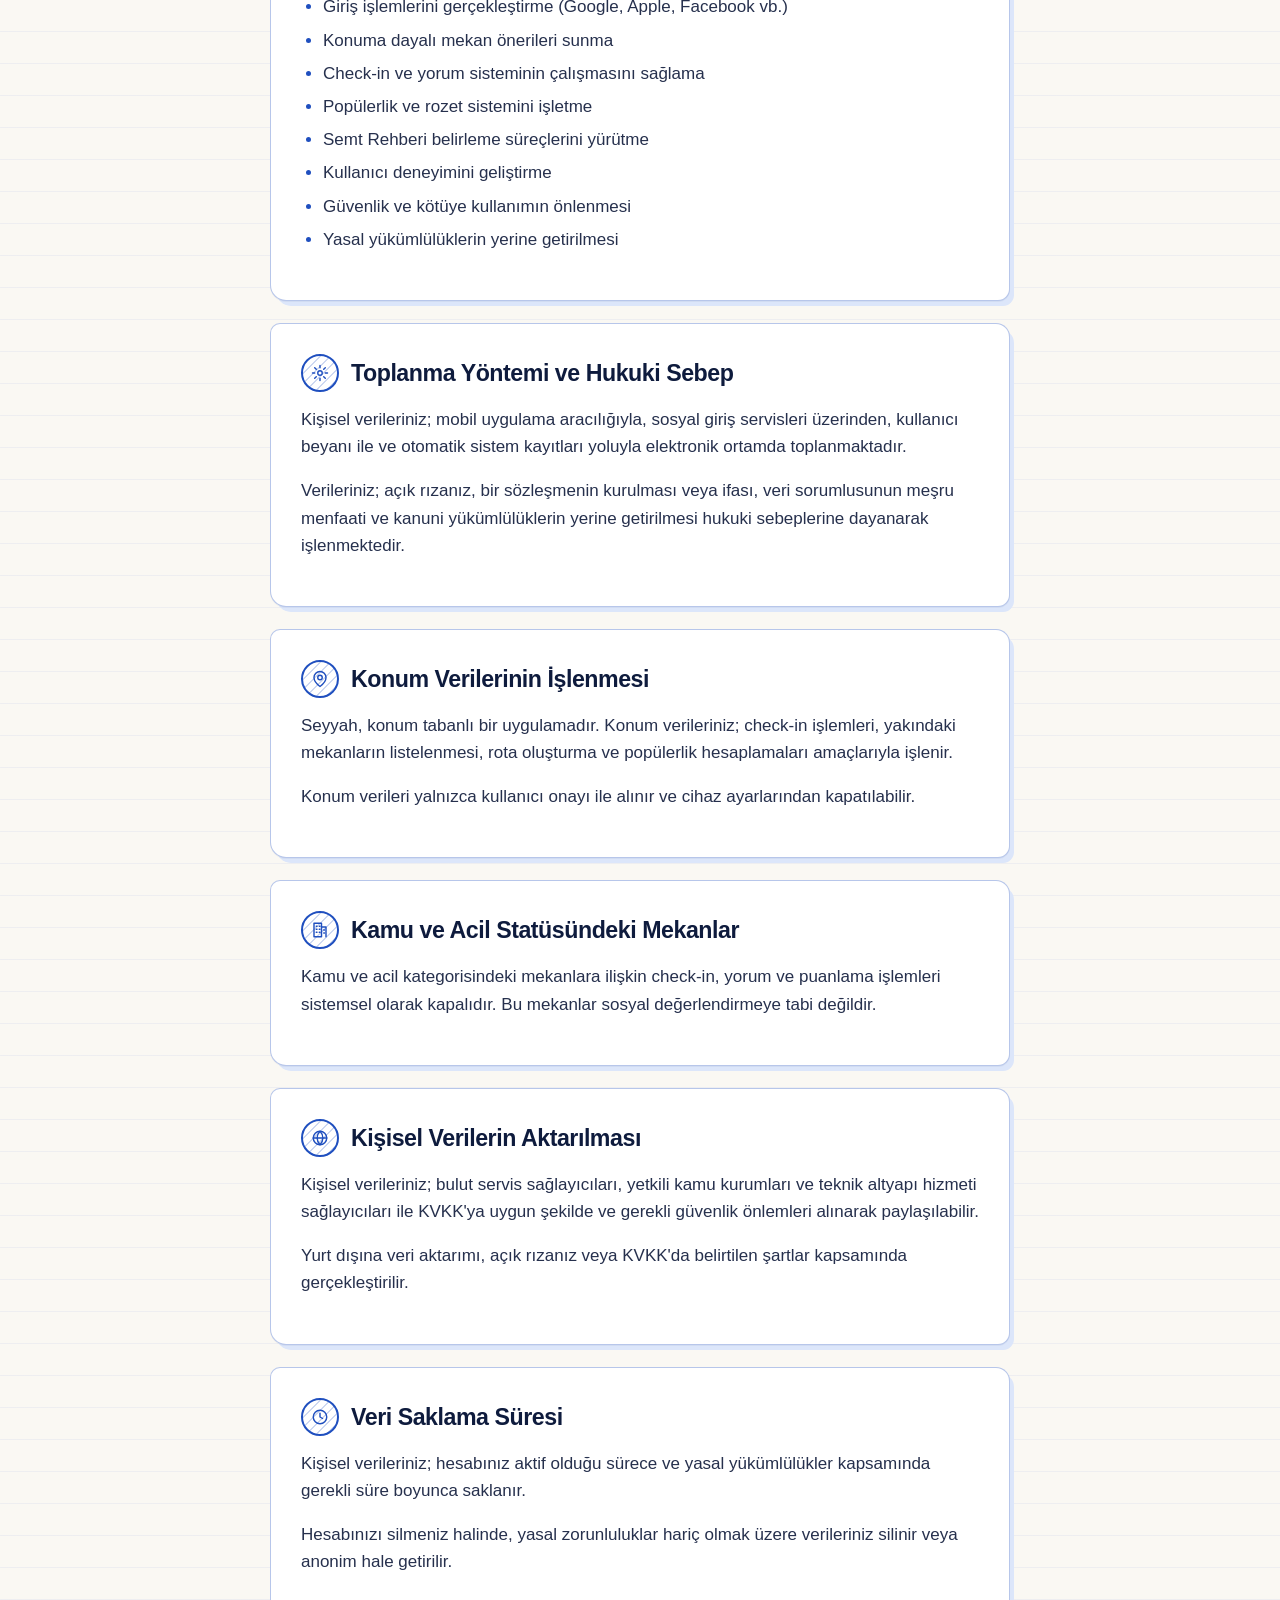
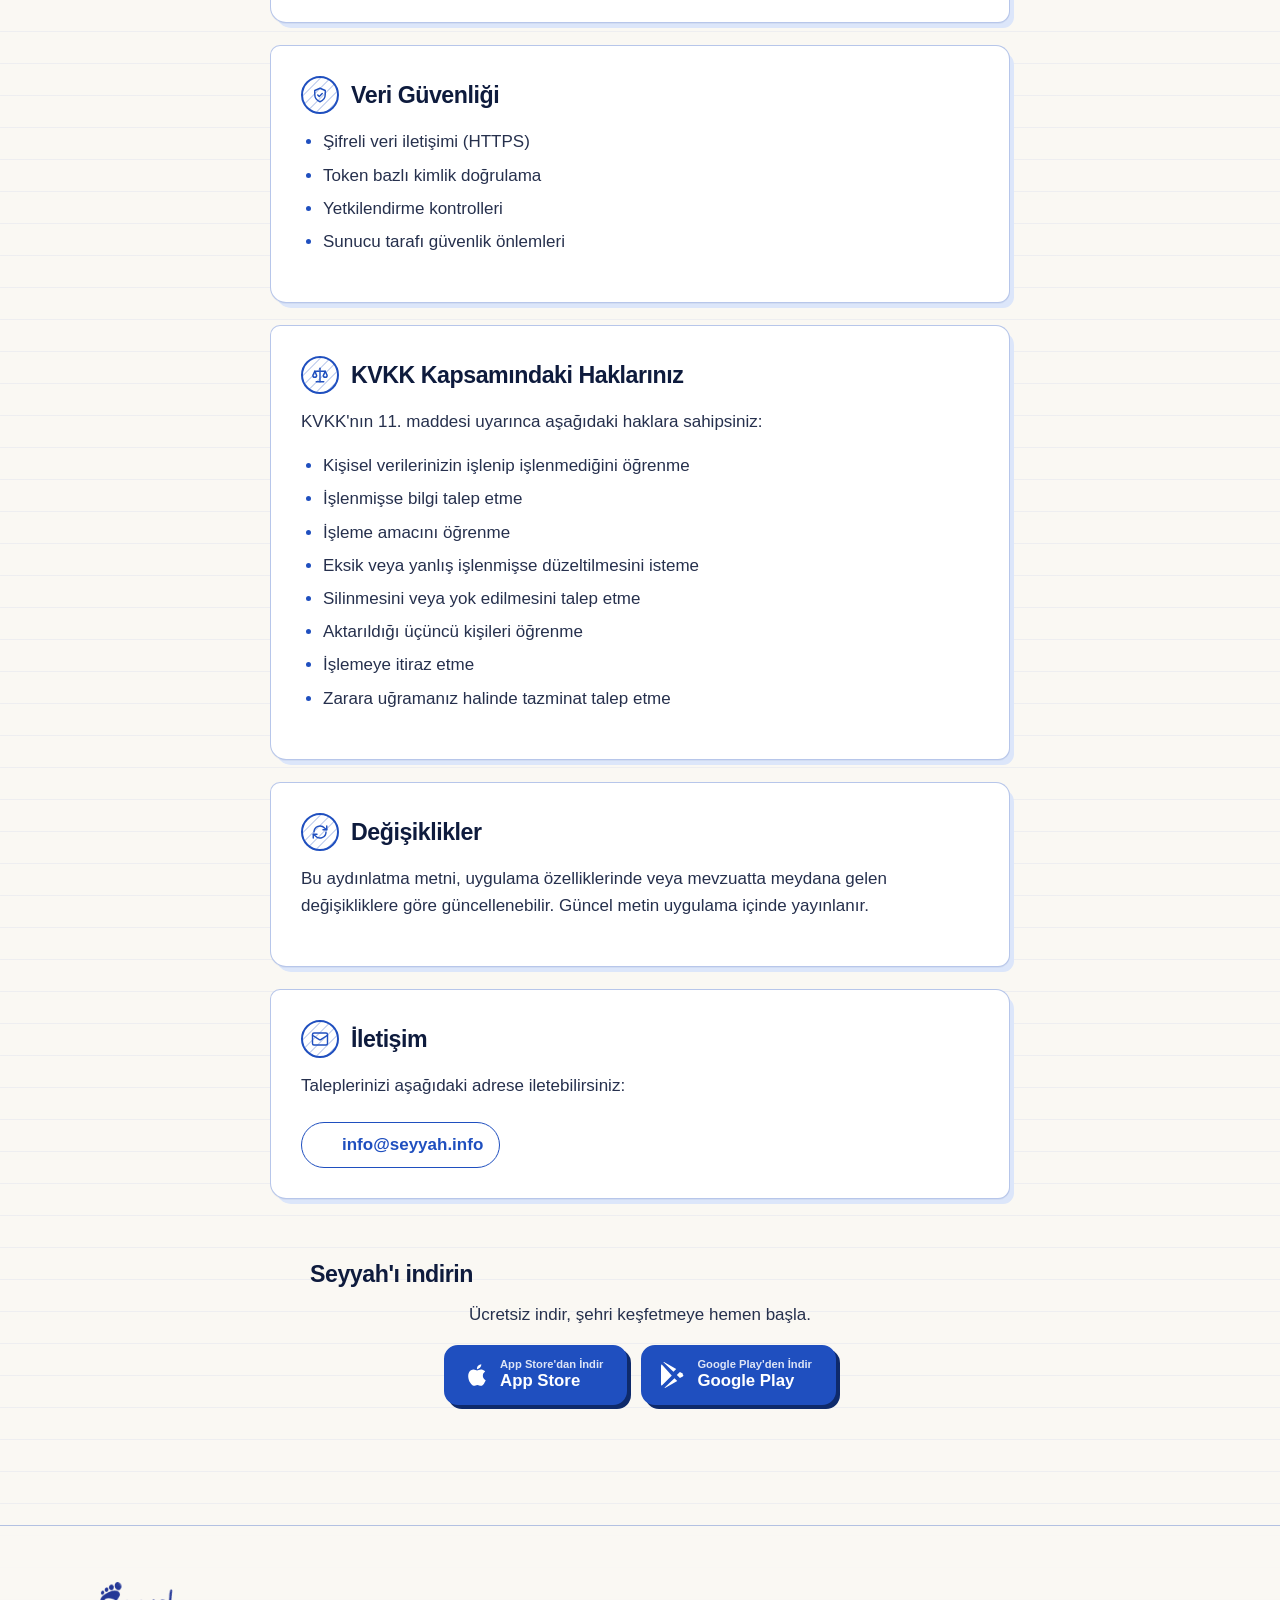
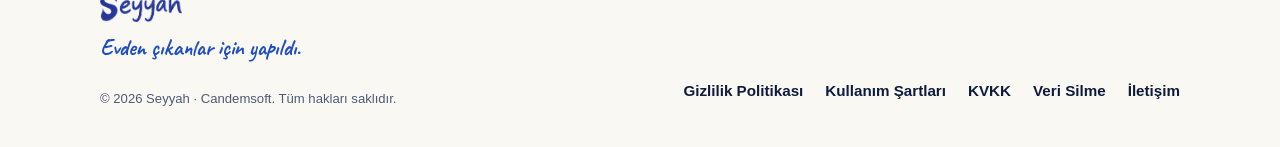
<file: kvkk/index.html>
<!doctype html>
<html lang="tr">
<head>
  <meta charset="utf-8">
  <meta name="viewport" content="width=device-width, initial-scale=1">
  <title>KVKK Aydınlatma Metni — Seyyah</title>
  <meta name="description" content="Seyyah uygulaması KVKK (6698 sayılı Kişisel Verilerin Korunması Kanunu) aydınlatma metni.">
  <link rel="canonical" href="https://seyyah.info/kvkk">
  <meta name="theme-color" content="#faf8f3">
  <meta property="og:title" content="KVKK Aydınlatma Metni — Seyyah">
  <meta property="og:description" content="Seyyah uygulaması KVKK (6698 sayılı Kişisel Verilerin Korunması Kanunu) aydınlatma metni.">
  <meta property="og:url" content="https://seyyah.info/kvkk">
  <meta property="og:image" content="https://seyyah.info/assets/icon.png">
  <link rel="icon" type="image/png" href="../assets/favicon.png?v=202610302020">
  <link rel="preload" href="../assets/fonts/caveat-latin.woff2" as="font" type="font/woff2" crossorigin>
  <link rel="preload" href="../assets/fonts/caveat-latin-ext.woff2" as="font" type="font/woff2" crossorigin>
  <link rel="stylesheet" href="../assets/css/site.css?v=202610302031">
</head>
<body class="legal">
<a class="skip-link" href="#icerik">İçeriğe geç</a>
<header class="nav scrolled">
  <div class="wrap nav-inner">
    <a class="brand" href="../" aria-label="Seyyah ana sayfa"><img class="brand-word" src="../assets/logo-yazi.png?v=202610302020" alt="Seyyah" width="99" height="48"></a>
    <a class="btn btn-primary nav-cta" style="display:inline-flex;margin-left:auto" href="../#indir">Uygulamayı İndir</a>
  </div>
</header>
<main id="icerik">
<div class="wrap" style="max-width:868px;padding-top:22px">
  <nav aria-label="Yasal sayfalar">
    <ul class="legal-nav">
      <li><a class="u-draw" href="../">Ana Sayfa</a></li>
      <li><a class="u-draw" href="../gizlilik_politikasi/">Gizlilik Politikası</a></li>
      <li><a class="u-draw" href="../kullanim_sartlari/">Kullanım Şartları</a></li>
      <li><a class="u-draw" href="../kvkk/" aria-current="page">KVKK</a></li>
      <li><a class="u-draw" href="../veri_silme/">Veri Silme</a></li>
    </ul>
  </nav>
</div>
<!-- içerik: seyyah.info/kvkk sayfasından birebir -->
<header class="legal-hero">
  <div class="container">
    <span class="legal-badge"><svg width="14" height="14" viewBox="0 0 24 24" fill="none" stroke="currentColor" stroke-width="2" stroke-linecap="round" stroke-linejoin="round"><path d="M12 3v18"/><path d="M7 21h10"/><path d="M5 7h6M13 7h6"/><path d="M5 7 2.5 12.5a2.5 2.5 0 0 0 5 0L5 7Z"/><path d="M19 7 16.5 12.5a2.5 2.5 0 0 0 5 0L19 7Z"/></svg>KVKK Aydınlatma Metni</span>
    <h1>Kişisel verilerin korunması</h1>
    <p>6698 sayılı Kişisel Verilerin Korunması Kanunu (KVKK) uyarınca, kişisel verilerinizin hangi kapsamda işlendiği ve haklarınız hakkında sizi bilgilendiriyoruz.</p>
  </div>
</header>

<div class="legal-content">
  <div class="container" style="max-width:760px;">
    <div class="date-note">Son güncelleme: Ağustos 2026</div>

  <div class="card">
    <h2><span class="icon-badge"><svg width="18" height="18" viewBox="0 0 24 24" fill="none" stroke="currentColor" stroke-width="1.9" stroke-linecap="round" stroke-linejoin="round"><circle cx="12" cy="8" r="4"/><path d="M4.5 20c1.5-4 5-6 7.5-6s6 2 7.5 6"/></svg></span>Veri Sorumlusu</h2>

    <p>Seyyah Mobil Uygulaması İşletmecisi (Candemsoft)<br>
    E-posta: <a href="mailto:info@seyyah.info" class="inline-link">info@seyyah.info</a></p>

  </div>

  <div class="card">
    <h2><span class="icon-badge"><svg width="18" height="18" viewBox="0 0 24 24" fill="none" stroke="currentColor" stroke-width="1.9" stroke-linecap="round" stroke-linejoin="round"><path d="M9 4h6a1 1 0 0 1 1 1v1H8V5a1 1 0 0 1 1-1Z"/><rect x="5" y="5" width="14" height="16" rx="2"/><path d="M9 11h6M9 15h6"/></svg></span>İşlenen Kişisel Veriler</h2>
    <h4 style="margin-top:16px; font-family:var(--font-display); font-size:14px; font-weight:700;">Kimlik ve İletişim Verileri</h4>
    <ul class="bullets">
        <li>Ad, soyad (kullanıcı beyanı)</li>
        <li>E-posta adresi</li>
        <li>Profil fotoğrafı</li>
        <li>Sosyal medya bağlantıları (isteğe bağlı)</li>
    </ul>    <h4 style="margin-top:16px; font-family:var(--font-display); font-size:14px; font-weight:700;">Konum Verileri</h4>
    <ul class="bullets">
        <li>Anlık konum bilgisi (kullanıcının açık rızası ile)</li>
        <li>Check-in yapılan mekan bilgisi</li>
        <li>Ziyaret geçmişi</li>
    </ul>    <h4 style="margin-top:16px; font-family:var(--font-display); font-size:14px; font-weight:700;">Kullanım ve İşlem Verileri</h4>
    <ul class="bullets">
        <li>Yorumlar, puanlamalar</li>
        <li>Yüklenen fotoğraflar</li>
        <li>Oluşturulan rotalar</li>
        <li>Rozet kazanım verileri</li>
        <li>Semt rehberi faaliyetleri</li>
    </ul>    <h4 style="margin-top:16px; font-family:var(--font-display); font-size:14px; font-weight:700;">Cihaz ve Teknik Veriler</h4>
    <ul class="bullets">
        <li>IP adresi</li>
        <li>Cihaz türü ve işletim sistemi</li>
        <li>Uygulama sürümü</li>
        <li>Oturum kayıtları</li>
    </ul>
  </div>

  <div class="card">
    <h2><span class="icon-badge"><svg width="18" height="18" viewBox="0 0 24 24" fill="none" stroke="currentColor" stroke-width="1.9" stroke-linecap="round" stroke-linejoin="round"><circle cx="12" cy="12" r="8"/><circle cx="12" cy="12" r="4"/><circle cx="12" cy="12" r="0.6" fill="currentColor"/></svg></span>Kişisel Verilerin İşlenme Amaçları</h2>
    <ul class="bullets">
      <li>Kullanıcı hesabı oluşturma ve yönetme</li>
      <li>Giriş işlemlerini gerçekleştirme (Google, Apple, Facebook vb.)</li>
      <li>Konuma dayalı mekan önerileri sunma</li>
      <li>Check-in ve yorum sisteminin çalışmasını sağlama</li>
      <li>Popülerlik ve rozet sistemini işletme</li>
      <li>Semt Rehberi belirleme süreçlerini yürütme</li>
      <li>Kullanıcı deneyimini geliştirme</li>
      <li>Güvenlik ve kötüye kullanımın önlenmesi</li>
      <li>Yasal yükümlülüklerin yerine getirilmesi</li>
    </ul>
  </div>

  <div class="card">
    <h2><span class="icon-badge"><svg width="18" height="18" viewBox="0 0 24 24" fill="none" stroke="currentColor" stroke-width="1.9" stroke-linecap="round" stroke-linejoin="round"><circle cx="12" cy="12" r="3"/><path d="M12 2v3M12 19v3M22 12h-3M5 12H2M19.07 4.93l-2.12 2.12M7.05 16.95l-2.12 2.12M19.07 19.07l-2.12-2.12M7.05 7.05 4.93 4.93"/></svg></span>Toplanma Yöntemi ve Hukuki Sebep</h2>

    <p>Kişisel verileriniz; mobil uygulama aracılığıyla, sosyal giriş servisleri üzerinden, kullanıcı beyanı ile ve otomatik sistem kayıtları yoluyla elektronik ortamda toplanmaktadır.</p>
    <p>Verileriniz; açık rızanız, bir sözleşmenin kurulması veya ifası, veri sorumlusunun meşru menfaati ve kanuni yükümlülüklerin yerine getirilmesi hukuki sebeplerine dayanarak işlenmektedir.</p>

  </div>

  <div class="card">
    <h2><span class="icon-badge"><svg width="18" height="18" viewBox="0 0 24 24" fill="none" stroke="currentColor" stroke-width="1.9" stroke-linecap="round" stroke-linejoin="round"><path d="M12 2C7.6 2 4 5.6 4 10c0 6 8 12 8 12s8-6 8-12c0-4.4-3.6-8-8-8Z"/><circle cx="12" cy="10" r="3"/></svg></span>Konum Verilerinin İşlenmesi</h2>

    <p>Seyyah, konum tabanlı bir uygulamadır. Konum verileriniz; check-in işlemleri, yakındaki mekanların listelenmesi, rota oluşturma ve popülerlik hesaplamaları amaçlarıyla işlenir.</p>
    <p>Konum verileri yalnızca kullanıcı onayı ile alınır ve cihaz ayarlarından kapatılabilir.</p>

  </div>

  <div class="card">
    <h2><span class="icon-badge"><svg width="18" height="18" viewBox="0 0 24 24" fill="none" stroke="currentColor" stroke-width="1.9" stroke-linecap="round" stroke-linejoin="round"><rect x="4" y="3" width="10" height="18"/><path d="M14 8h6v13"/><path d="M7 7h1M11 7h1M7 11h1M11 11h1M7 15h1M11 15h1M17 12h1M17 16h1"/></svg></span>Kamu ve Acil Statüsündeki Mekanlar</h2>

    <p>Kamu ve acil kategorisindeki mekanlara ilişkin check-in, yorum ve puanlama işlemleri sistemsel olarak kapalıdır. Bu mekanlar sosyal değerlendirmeye tabi değildir.</p>

  </div>

  <div class="card">
    <h2><span class="icon-badge"><svg width="18" height="18" viewBox="0 0 24 24" fill="none" stroke="currentColor" stroke-width="1.9" stroke-linecap="round" stroke-linejoin="round"><circle cx="12" cy="12" r="9"/><path d="M3 12h18"/><path d="M12 3c2.5 2.5 3.8 5.7 3.8 9s-1.3 6.5-3.8 9c-2.5-2.5-3.8-5.7-3.8-9s1.3-6.5 3.8-9Z"/></svg></span>Kişisel Verilerin Aktarılması</h2>

    <p>Kişisel verileriniz; bulut servis sağlayıcıları, yetkili kamu kurumları ve teknik altyapı hizmeti sağlayıcıları ile KVKK'ya uygun şekilde ve gerekli güvenlik önlemleri alınarak paylaşılabilir.</p>
    <p>Yurt dışına veri aktarımı, açık rızanız veya KVKK'da belirtilen şartlar kapsamında gerçekleştirilir.</p>

  </div>

  <div class="card">
    <h2><span class="icon-badge"><svg width="18" height="18" viewBox="0 0 24 24" fill="none" stroke="currentColor" stroke-width="1.9" stroke-linecap="round" stroke-linejoin="round"><circle cx="12" cy="12" r="9"/><path d="M12 7v5l3.5 2"/></svg></span>Veri Saklama Süresi</h2>

    <p>Kişisel verileriniz; hesabınız aktif olduğu sürece ve yasal yükümlülükler kapsamında gerekli süre boyunca saklanır.</p>
    <p>Hesabınızı silmeniz halinde, yasal zorunluluklar hariç olmak üzere verileriniz silinir veya anonim hale getirilir.</p>

  </div>

  <div class="card">
    <h2><span class="icon-badge"><svg width="18" height="18" viewBox="0 0 24 24" fill="none" stroke="currentColor" stroke-width="1.9" stroke-linecap="round" stroke-linejoin="round"><path d="M12 3 5 6v5c0 5 3 8.5 7 10 4-1.5 7-5 7-10V6l-7-3Z"/><path d="m9 12 2 2 4-4"/></svg></span>Veri Güvenliği</h2>
    <ul class="bullets">
      <li>Şifreli veri iletişimi (HTTPS)</li>
      <li>Token bazlı kimlik doğrulama</li>
      <li>Yetkilendirme kontrolleri</li>
      <li>Sunucu tarafı güvenlik önlemleri</li>
    </ul>
  </div>

  <div class="card">
    <h2><span class="icon-badge"><svg width="18" height="18" viewBox="0 0 24 24" fill="none" stroke="currentColor" stroke-width="1.9" stroke-linecap="round" stroke-linejoin="round"><path d="M12 3v18"/><path d="M7 21h10"/><path d="M5 7h6M13 7h6"/><path d="M5 7 2.5 12.5a2.5 2.5 0 0 0 5 0L5 7Z"/><path d="M19 7 16.5 12.5a2.5 2.5 0 0 0 5 0L19 7Z"/></svg></span>KVKK Kapsamındaki Haklarınız</h2>

    <p>KVKK'nın 11. maddesi uyarınca aşağıdaki haklara sahipsiniz:</p>
    <ul class="bullets">
      <li>Kişisel verilerinizin işlenip işlenmediğini öğrenme</li>
      <li>İşlenmişse bilgi talep etme</li>
      <li>İşleme amacını öğrenme</li>
      <li>Eksik veya yanlış işlenmişse düzeltilmesini isteme</li>
      <li>Silinmesini veya yok edilmesini talep etme</li>
      <li>Aktarıldığı üçüncü kişileri öğrenme</li>
      <li>İşlemeye itiraz etme</li>
      <li>Zarara uğramanız halinde tazminat talep etme</li>
    </ul>
  </div>

  <div class="card">
    <h2><span class="icon-badge"><svg width="18" height="18" viewBox="0 0 24 24" fill="none" stroke="currentColor" stroke-width="1.9" stroke-linecap="round" stroke-linejoin="round"><path d="M4 12a8 8 0 0 1 14-5.3L21 9"/><path d="M21 4v5h-5"/><path d="M20 12a8 8 0 0 1-14 5.3L3 15"/><path d="M3 20v-5h5"/></svg></span>Değişiklikler</h2>

    <p>Bu aydınlatma metni, uygulama özelliklerinde veya mevzuatta meydana gelen değişikliklere göre güncellenebilir. Güncel metin uygulama içinde yayınlanır.</p>

  </div>

  <div class="card">
    <h2><span class="icon-badge"><svg width="18" height="18" viewBox="0 0 24 24" fill="none" stroke="currentColor" stroke-width="1.9" stroke-linecap="round" stroke-linejoin="round"><rect x="2" y="4" width="20" height="16" rx="2"/><path d="m22 7-8.97 5.7a1.94 1.94 0 0 1-2.06 0L2 7"/></svg></span>İletişim</h2>

    <p>Taleplerinizi aşağıdaki adrese iletebilirsiniz:</p>
    <a href="mailto:info@seyyah.info" class="contact-pill"><svg width="16" height="16" viewBox="0 0 24 24" fill="none" stroke="var(--on-blue)" stroke-width="2" stroke-linecap="round" stroke-linejoin="round"><rect x="2" y="4" width="20" height="16" rx="2"/><path d="m22 7-8.97 5.7a1.94 1.94 0 0 1-2.06 0L2 7"/></svg>info@seyyah.info</a>

  </div>


<div class="promo">
  <h2>Seyyah'ı indirin</h2>
  <p>Ücretsiz indir, şehri keşfetmeye hemen başla.</p>
  <div class="store-buttons">
    <a href="https://apps.apple.com/tr/app/seyyah-ke%C5%9Ffet-karar-ver-git/id6761266829?l=tr" class="btn-store" target="_blank" rel="noopener">
      <svg viewBox="0 0 24 24" fill="currentColor"><path d="M18.71 19.5c-.83 1.24-1.71 2.45-3.05 2.47-1.34.03-1.77-.79-3.29-.79-1.53 0-2 .77-3.27.82-1.31.05-2.3-1.32-3.14-2.53C4.25 17 2.94 12.45 4.7 9.39c.87-1.52 2.43-2.48 4.12-2.51 1.28-.02 2.5.87 3.29.87.78 0 2.26-1.07 3.8-.91.65.03 2.47.26 3.64 1.98-.09.06-2.17 1.28-2.15 3.81.03 3.02 2.65 4.03 2.68 4.04-.03.07-.42 1.44-1.38 2.83M13 3.5c.73-.83 1.94-1.46 2.94-1.5.13 1.17-.34 2.35-1.04 3.19-.69.85-1.83 1.51-2.95 1.42-.15-1.15.41-2.35 1.05-3.11z"/></svg>
      <div class="btn-store-text"><small>App Store'dan İndir</small><strong>App Store</strong></div>
    </a>
    <a href="https://play.google.com/store/apps/details?id=com.candemsoft.seyyah" class="btn-store" target="_blank" rel="noopener">
      <svg viewBox="0 0 24 24" fill="currentColor"><path d="M3.18 23.76c.3.17.64.17.96 0l10.87-6.29-2.56-2.55-9.27 8.84zM.49 2.2C.18 2.54 0 3.06 0 3.73v16.53c0 .67.18 1.19.49 1.53l.08.07 9.27-9.26v-.22L.57 2.13l-.08.07zM20.08 10.65l-2.61-1.51-2.87 2.87 2.87 2.87 2.63-1.52c.75-.43.75-1.14-.02-1.71zM3.18.24L14.05 6.53l-2.56 2.56L2.22.25c.32-.18.64-.18.96-.01z"/></svg>
      <div class="btn-store-text"><small>Google Play'den İndir</small><strong>Google Play</strong></div>
    </a>
  </div>
</div>

  </div>
</div>
</main>
<footer class="footer">
  <div class="wrap footer-grid">
    <div>
      <a class="brand" href="../"><img class="brand-word" src="../assets/logo-yazi.png?v=202610302020" alt="Seyyah" width="99" height="48" loading="lazy"></a>
      <p class="made">Evden çıkanlar için yapıldı.</p>
      <small>© 2026 Seyyah · Candemsoft. Tüm hakları saklıdır.</small>
    </div>
    <nav aria-label="Alt menü">
      <ul>
        <li><a class="u-draw" href="../gizlilik_politikasi/">Gizlilik Politikası</a></li>
        <li><a class="u-draw" href="../kullanim_sartlari/">Kullanım Şartları</a></li>
        <li><a class="u-draw" href="../kvkk/">KVKK</a></li>
        <li><a class="u-draw" href="../veri_silme/">Veri Silme</a></li>
        <li><a class="u-draw" href="mailto:info@seyyah.info">İletişim</a></li>
      </ul>
    </nav>
  </div>
</footer>
</body>
</html>
</file>
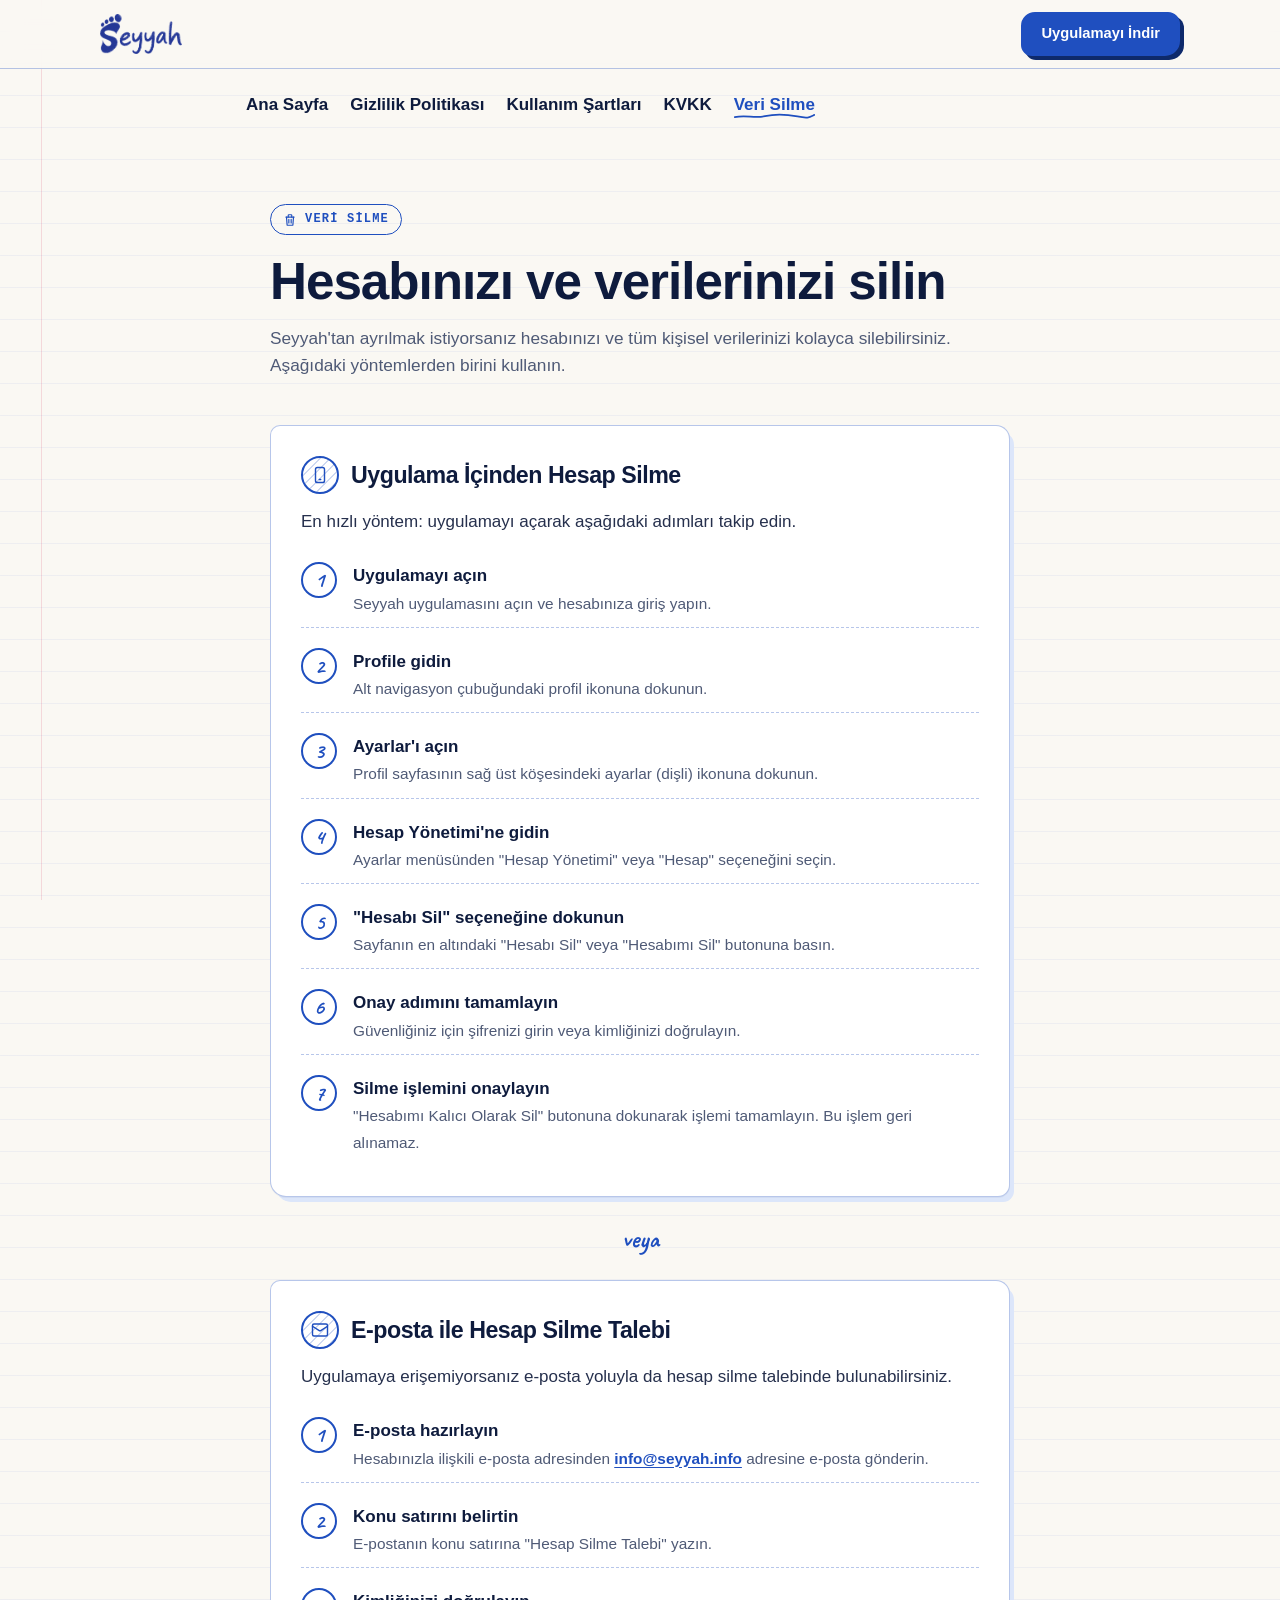
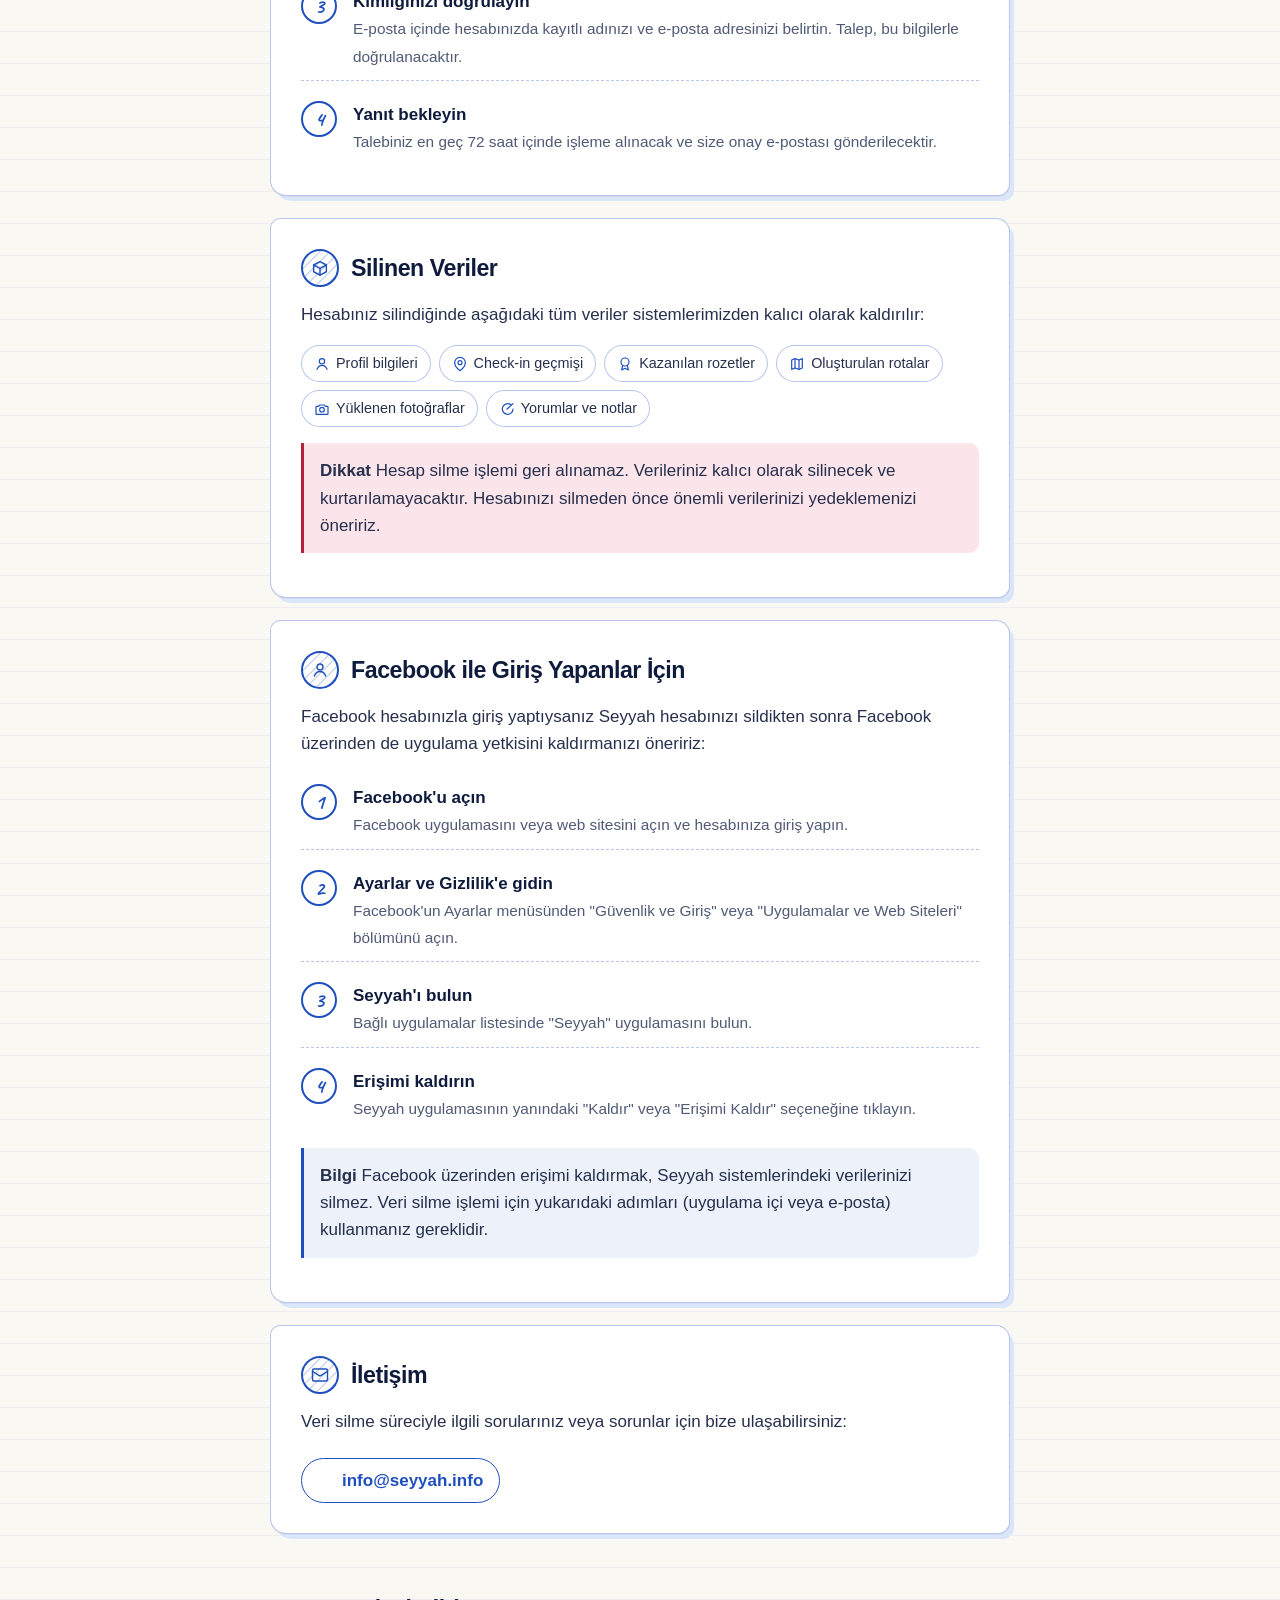
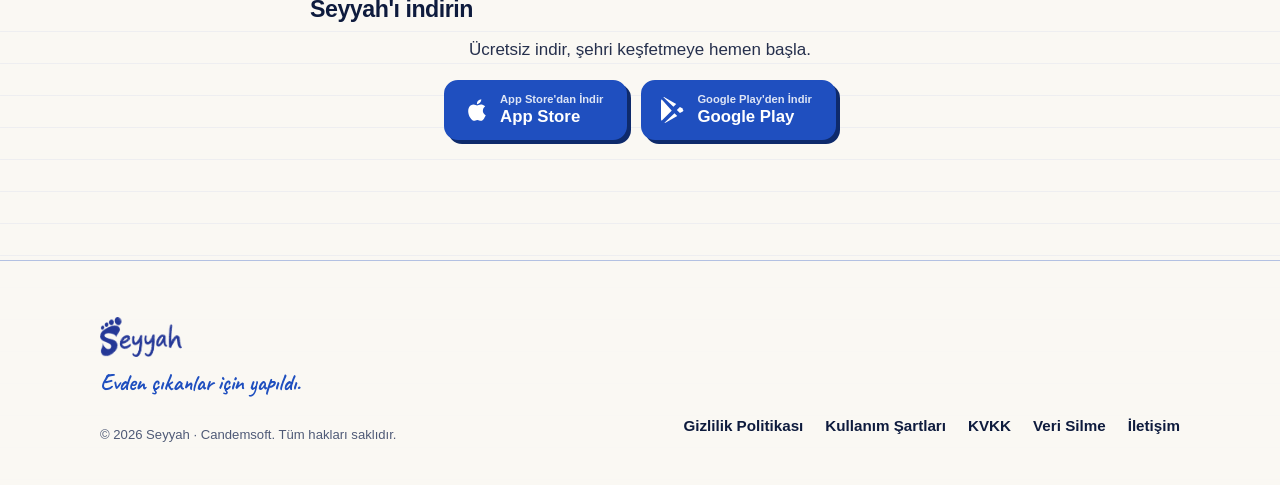
<file: veri_silme/index.html>
<!doctype html>
<html lang="tr">
<head>
  <meta charset="utf-8">
  <meta name="viewport" content="width=device-width, initial-scale=1">
  <title>Veri Silme — Seyyah</title>
  <meta name="description" content="Seyyah hesabınızı ve kişisel verilerinizi nasıl sileceğinizi öğrenin.">
  <link rel="canonical" href="https://seyyah.info/veri_silme">
  <meta name="theme-color" content="#faf8f3">
  <meta property="og:title" content="Veri Silme — Seyyah">
  <meta property="og:description" content="Seyyah hesabınızı ve kişisel verilerinizi nasıl sileceğinizi öğrenin.">
  <meta property="og:url" content="https://seyyah.info/veri_silme">
  <meta property="og:image" content="https://seyyah.info/assets/icon.png">
  <link rel="icon" type="image/png" href="../assets/favicon.png?v=202610302020">
  <link rel="preload" href="../assets/fonts/caveat-latin.woff2" as="font" type="font/woff2" crossorigin>
  <link rel="preload" href="../assets/fonts/caveat-latin-ext.woff2" as="font" type="font/woff2" crossorigin>
  <link rel="stylesheet" href="../assets/css/site.css?v=202610302031">
</head>
<body class="legal">
<a class="skip-link" href="#icerik">İçeriğe geç</a>
<header class="nav scrolled">
  <div class="wrap nav-inner">
    <a class="brand" href="../" aria-label="Seyyah ana sayfa"><img class="brand-word" src="../assets/logo-yazi.png?v=202610302020" alt="Seyyah" width="99" height="48"></a>
    <a class="btn btn-primary nav-cta" style="display:inline-flex;margin-left:auto" href="../#indir">Uygulamayı İndir</a>
  </div>
</header>
<main id="icerik">
<div class="wrap" style="max-width:868px;padding-top:22px">
  <nav aria-label="Yasal sayfalar">
    <ul class="legal-nav">
      <li><a class="u-draw" href="../">Ana Sayfa</a></li>
      <li><a class="u-draw" href="../gizlilik_politikasi/">Gizlilik Politikası</a></li>
      <li><a class="u-draw" href="../kullanim_sartlari/">Kullanım Şartları</a></li>
      <li><a class="u-draw" href="../kvkk/">KVKK</a></li>
      <li><a class="u-draw" href="../veri_silme/" aria-current="page">Veri Silme</a></li>
    </ul>
  </nav>
</div>
<!-- içerik: seyyah.info/veri_silme sayfasından birebir -->
<header class="legal-hero">
  <div class="container">
    <span class="legal-badge"><svg width="14" height="14" viewBox="0 0 24 24" fill="none" stroke="currentColor" stroke-width="2" stroke-linecap="round" stroke-linejoin="round"><path d="M5 7h14"/><path d="M10 11v6M14 11v6"/><path d="M6 7l1 13a1 1 0 0 0 1 1h8a1 1 0 0 0 1-1l1-13"/><path d="M9 7V4a1 1 0 0 1 1-1h4a1 1 0 0 1 1 1v3"/></svg>Veri Silme</span>
    <h1>Hesabınızı ve verilerinizi silin</h1>
    <p>Seyyah'tan ayrılmak istiyorsanız hesabınızı ve tüm kişisel verilerinizi kolayca silebilirsiniz. Aşağıdaki yöntemlerden birini kullanın.</p>
  </div>
</header>

<div class="legal-content">
  <div class="container" style="max-width:760px;">

  <div class="card">
    <h2><span class="icon-badge"><svg width="18" height="18" viewBox="0 0 24 24" fill="none" stroke="currentColor" stroke-width="1.9" stroke-linecap="round" stroke-linejoin="round"><rect x="6" y="2" width="12" height="20" rx="2.5"/><path d="M11 18h2"/></svg></span>Uygulama İçinden Hesap Silme</h2>

    <p>En hızlı yöntem: uygulamayı açarak aşağıdaki adımları takip edin.</p>
    <div class="steps">
      <div class="step">
        <div class="step-num">1</div>
        <div class="step-body"><strong>Uygulamayı açın</strong><span>Seyyah uygulamasını açın ve hesabınıza giriş yapın.</span></div>
      </div>
      <div class="step">
        <div class="step-num">2</div>
        <div class="step-body"><strong>Profile gidin</strong><span>Alt navigasyon çubuğundaki profil ikonuna dokunun.</span></div>
      </div>
      <div class="step">
        <div class="step-num">3</div>
        <div class="step-body"><strong>Ayarlar'ı açın</strong><span>Profil sayfasının sağ üst köşesindeki ayarlar (dişli) ikonuna dokunun.</span></div>
      </div>
      <div class="step">
        <div class="step-num">4</div>
        <div class="step-body"><strong>Hesap Yönetimi'ne gidin</strong><span>Ayarlar menüsünden "Hesap Yönetimi" veya "Hesap" seçeneğini seçin.</span></div>
      </div>
      <div class="step">
        <div class="step-num">5</div>
        <div class="step-body"><strong>"Hesabı Sil" seçeneğine dokunun</strong><span>Sayfanın en altındaki "Hesabı Sil" veya "Hesabımı Sil" butonuna basın.</span></div>
      </div>
      <div class="step">
        <div class="step-num">6</div>
        <div class="step-body"><strong>Onay adımını tamamlayın</strong><span>Güvenliğiniz için şifrenizi girin veya kimliğinizi doğrulayın.</span></div>
      </div>
      <div class="step">
        <div class="step-num">7</div>
        <div class="step-body"><strong>Silme işlemini onaylayın</strong><span>"Hesabımı Kalıcı Olarak Sil" butonuna dokunarak işlemi tamamlayın. Bu işlem geri alınamaz.</span></div>
      </div>
    </div>
  </div>

    <div class="divider-or">veya</div>

  <div class="card">
    <h2><span class="icon-badge"><svg width="18" height="18" viewBox="0 0 24 24" fill="none" stroke="currentColor" stroke-width="1.9" stroke-linecap="round" stroke-linejoin="round"><rect x="2" y="4" width="20" height="16" rx="2"/><path d="m22 7-8.97 5.7a1.94 1.94 0 0 1-2.06 0L2 7"/></svg></span>E-posta ile Hesap Silme Talebi</h2>

    <p>Uygulamaya erişemiyorsanız e-posta yoluyla da hesap silme talebinde bulunabilirsiniz.</p>
    <div class="steps">
      <div class="step">
        <div class="step-num">1</div>
        <div class="step-body"><strong>E-posta hazırlayın</strong><span>Hesabınızla ilişkili e-posta adresinden <a href="mailto:info@seyyah.info" class="inline-link">info@seyyah.info</a> adresine e-posta gönderin.</span></div>
      </div>
      <div class="step">
        <div class="step-num">2</div>
        <div class="step-body"><strong>Konu satırını belirtin</strong><span>E-postanın konu satırına "Hesap Silme Talebi" yazın.</span></div>
      </div>
      <div class="step">
        <div class="step-num">3</div>
        <div class="step-body"><strong>Kimliğinizi doğrulayın</strong><span>E-posta içinde hesabınızda kayıtlı adınızı ve e-posta adresinizi belirtin. Talep, bu bilgilerle doğrulanacaktır.</span></div>
      </div>
      <div class="step">
        <div class="step-num">4</div>
        <div class="step-body"><strong>Yanıt bekleyin</strong><span>Talebiniz en geç 72 saat içinde işleme alınacak ve size onay e-postası gönderilecektir.</span></div>
      </div>
    </div>
  </div>

  <div class="card">
    <h2><span class="icon-badge"><svg width="18" height="18" viewBox="0 0 24 24" fill="none" stroke="currentColor" stroke-width="1.9" stroke-linecap="round" stroke-linejoin="round"><path d="M3.5 8 12 3.5 20.5 8 12 12.5 3.5 8Z"/><path d="M3.5 8v9L12 21.5 20.5 17V8"/><path d="M12 12.5V21.5"/></svg></span>Silinen Veriler</h2>

    <p>Hesabınız silindiğinde aşağıdaki tüm veriler sistemlerimizden kalıcı olarak kaldırılır:</p>
    <div class="chip-grid">
      <div class="chip"><svg width="16" height="16" viewBox="0 0 24 24" fill="none" stroke="currentColor" stroke-width="1.8" stroke-linecap="round" stroke-linejoin="round"><circle cx="12" cy="8" r="4"/><path d="M4.5 20c1.5-4 5-6 7.5-6s6 2 7.5 6"/></svg>Profil bilgileri</div>
      <div class="chip"><svg width="16" height="16" viewBox="0 0 24 24" fill="none" stroke="currentColor" stroke-width="1.8" stroke-linecap="round" stroke-linejoin="round"><path d="M12 2C7.6 2 4 5.6 4 10c0 6 8 12 8 12s8-6 8-12c0-4.4-3.6-8-8-8Z"/><circle cx="12" cy="10" r="3"/></svg>Check-in geçmişi</div>
      <div class="chip"><svg width="16" height="16" viewBox="0 0 24 24" fill="none" stroke="currentColor" stroke-width="1.8" stroke-linecap="round" stroke-linejoin="round"><circle cx="12" cy="9" r="6"/><path d="M8.5 14 7 21l5-2.5L17 21l-1.5-7"/></svg>Kazanılan rozetler</div>
      <div class="chip"><svg width="16" height="16" viewBox="0 0 24 24" fill="none" stroke="currentColor" stroke-width="1.8" stroke-linecap="round" stroke-linejoin="round"><path d="M9 4 4 6v14l5-2 6 2 5-2V4l-5 2-6-2Z"/><path d="M9 4v14M15 6v14"/></svg>Oluşturulan rotalar</div>
      <div class="chip"><svg width="16" height="16" viewBox="0 0 24 24" fill="none" stroke="currentColor" stroke-width="1.8" stroke-linecap="round" stroke-linejoin="round"><path d="M4 8h3l1.5-2h7L17 8h3a1 1 0 0 1 1 1v10a1 1 0 0 1-1 1H4a1 1 0 0 1-1-1V9a1 1 0 0 1 1-1Z"/><circle cx="12" cy="13" r="3.5"/></svg>Yüklenen fotoğraflar</div>
      <div class="chip"><svg width="16" height="16" viewBox="0 0 24 24" fill="none" stroke="currentColor" stroke-width="1.8" stroke-linecap="round" stroke-linejoin="round"><path d="M21 12a8 8 0 1 1-3.2-6.4"/><path d="M21 4 12 12"/></svg>Yorumlar ve notlar</div>
    </div>
    <div class="callout warn" style="margin-top:16px;">
      <strong>Dikkat</strong>
      Hesap silme işlemi geri alınamaz. Verileriniz kalıcı olarak silinecek ve kurtarılamayacaktır. Hesabınızı silmeden önce önemli verilerinizi yedeklemenizi öneririz.
    </div>

  </div>

  <div class="card">
    <h2><span class="icon-badge"><svg width="18" height="18" viewBox="0 0 24 24" fill="none" stroke="currentColor" stroke-width="1.9" stroke-linecap="round" stroke-linejoin="round"><circle cx="12" cy="8" r="4"/><path d="M4.5 20c1.5-4 5-6 7.5-6s6 2 7.5 6"/></svg></span>Facebook ile Giriş Yapanlar İçin</h2>

    <p>Facebook hesabınızla giriş yaptıysanız Seyyah hesabınızı sildikten sonra Facebook üzerinden de uygulama yetkisini kaldırmanızı öneririz:</p>
    <div class="steps">
      <div class="step">
        <div class="step-num">1</div>
        <div class="step-body"><strong>Facebook'u açın</strong><span>Facebook uygulamasını veya web sitesini açın ve hesabınıza giriş yapın.</span></div>
      </div>
      <div class="step">
        <div class="step-num">2</div>
        <div class="step-body"><strong>Ayarlar ve Gizlilik'e gidin</strong><span>Facebook'un Ayarlar menüsünden "Güvenlik ve Giriş" veya "Uygulamalar ve Web Siteleri" bölümünü açın.</span></div>
      </div>
      <div class="step">
        <div class="step-num">3</div>
        <div class="step-body"><strong>Seyyah'ı bulun</strong><span>Bağlı uygulamalar listesinde "Seyyah" uygulamasını bulun.</span></div>
      </div>
      <div class="step">
        <div class="step-num">4</div>
        <div class="step-body"><strong>Erişimi kaldırın</strong><span>Seyyah uygulamasının yanındaki "Kaldır" veya "Erişimi Kaldır" seçeneğine tıklayın.</span></div>
      </div>
    </div>
    <div class="callout" style="margin-top:16px;">
      <strong>Bilgi</strong>
      Facebook üzerinden erişimi kaldırmak, Seyyah sistemlerindeki verilerinizi silmez. Veri silme işlemi için yukarıdaki adımları (uygulama içi veya e-posta) kullanmanız gereklidir.
    </div>

  </div>

  <div class="card">
    <h2><span class="icon-badge"><svg width="18" height="18" viewBox="0 0 24 24" fill="none" stroke="currentColor" stroke-width="1.9" stroke-linecap="round" stroke-linejoin="round"><rect x="2" y="4" width="20" height="16" rx="2"/><path d="m22 7-8.97 5.7a1.94 1.94 0 0 1-2.06 0L2 7"/></svg></span>İletişim</h2>

    <p>Veri silme süreciyle ilgili sorularınız veya sorunlar için bize ulaşabilirsiniz:</p>
    <a href="mailto:info@seyyah.info" class="contact-pill"><svg width="16" height="16" viewBox="0 0 24 24" fill="none" stroke="var(--on-blue)" stroke-width="2" stroke-linecap="round" stroke-linejoin="round"><rect x="2" y="4" width="20" height="16" rx="2"/><path d="m22 7-8.97 5.7a1.94 1.94 0 0 1-2.06 0L2 7"/></svg>info@seyyah.info</a>

  </div>


<div class="promo">
  <h2>Seyyah'ı indirin</h2>
  <p>Ücretsiz indir, şehri keşfetmeye hemen başla.</p>
  <div class="store-buttons">
    <a href="https://apps.apple.com/tr/app/seyyah-ke%C5%9Ffet-karar-ver-git/id6761266829?l=tr" class="btn-store" target="_blank" rel="noopener">
      <svg viewBox="0 0 24 24" fill="currentColor"><path d="M18.71 19.5c-.83 1.24-1.71 2.45-3.05 2.47-1.34.03-1.77-.79-3.29-.79-1.53 0-2 .77-3.27.82-1.31.05-2.3-1.32-3.14-2.53C4.25 17 2.94 12.45 4.7 9.39c.87-1.52 2.43-2.48 4.12-2.51 1.28-.02 2.5.87 3.29.87.78 0 2.26-1.07 3.8-.91.65.03 2.47.26 3.64 1.98-.09.06-2.17 1.28-2.15 3.81.03 3.02 2.65 4.03 2.68 4.04-.03.07-.42 1.44-1.38 2.83M13 3.5c.73-.83 1.94-1.46 2.94-1.5.13 1.17-.34 2.35-1.04 3.19-.69.85-1.83 1.51-2.95 1.42-.15-1.15.41-2.35 1.05-3.11z"/></svg>
      <div class="btn-store-text"><small>App Store'dan İndir</small><strong>App Store</strong></div>
    </a>
    <a href="https://play.google.com/store/apps/details?id=com.candemsoft.seyyah" class="btn-store" target="_blank" rel="noopener">
      <svg viewBox="0 0 24 24" fill="currentColor"><path d="M3.18 23.76c.3.17.64.17.96 0l10.87-6.29-2.56-2.55-9.27 8.84zM.49 2.2C.18 2.54 0 3.06 0 3.73v16.53c0 .67.18 1.19.49 1.53l.08.07 9.27-9.26v-.22L.57 2.13l-.08.07zM20.08 10.65l-2.61-1.51-2.87 2.87 2.87 2.87 2.63-1.52c.75-.43.75-1.14-.02-1.71zM3.18.24L14.05 6.53l-2.56 2.56L2.22.25c.32-.18.64-.18.96-.01z"/></svg>
      <div class="btn-store-text"><small>Google Play'den İndir</small><strong>Google Play</strong></div>
    </a>
  </div>
</div>

  </div>
</div>
</main>
<footer class="footer">
  <div class="wrap footer-grid">
    <div>
      <a class="brand" href="../"><img class="brand-word" src="../assets/logo-yazi.png?v=202610302020" alt="Seyyah" width="99" height="48" loading="lazy"></a>
      <p class="made">Evden çıkanlar için yapıldı.</p>
      <small>© 2026 Seyyah · Candemsoft. Tüm hakları saklıdır.</small>
    </div>
    <nav aria-label="Alt menü">
      <ul>
        <li><a class="u-draw" href="../gizlilik_politikasi/">Gizlilik Politikası</a></li>
        <li><a class="u-draw" href="../kullanim_sartlari/">Kullanım Şartları</a></li>
        <li><a class="u-draw" href="../kvkk/">KVKK</a></li>
        <li><a class="u-draw" href="../veri_silme/">Veri Silme</a></li>
        <li><a class="u-draw" href="mailto:info@seyyah.info">İletişim</a></li>
      </ul>
    </nav>
  </div>
</footer>
</body>
</html>
</file>
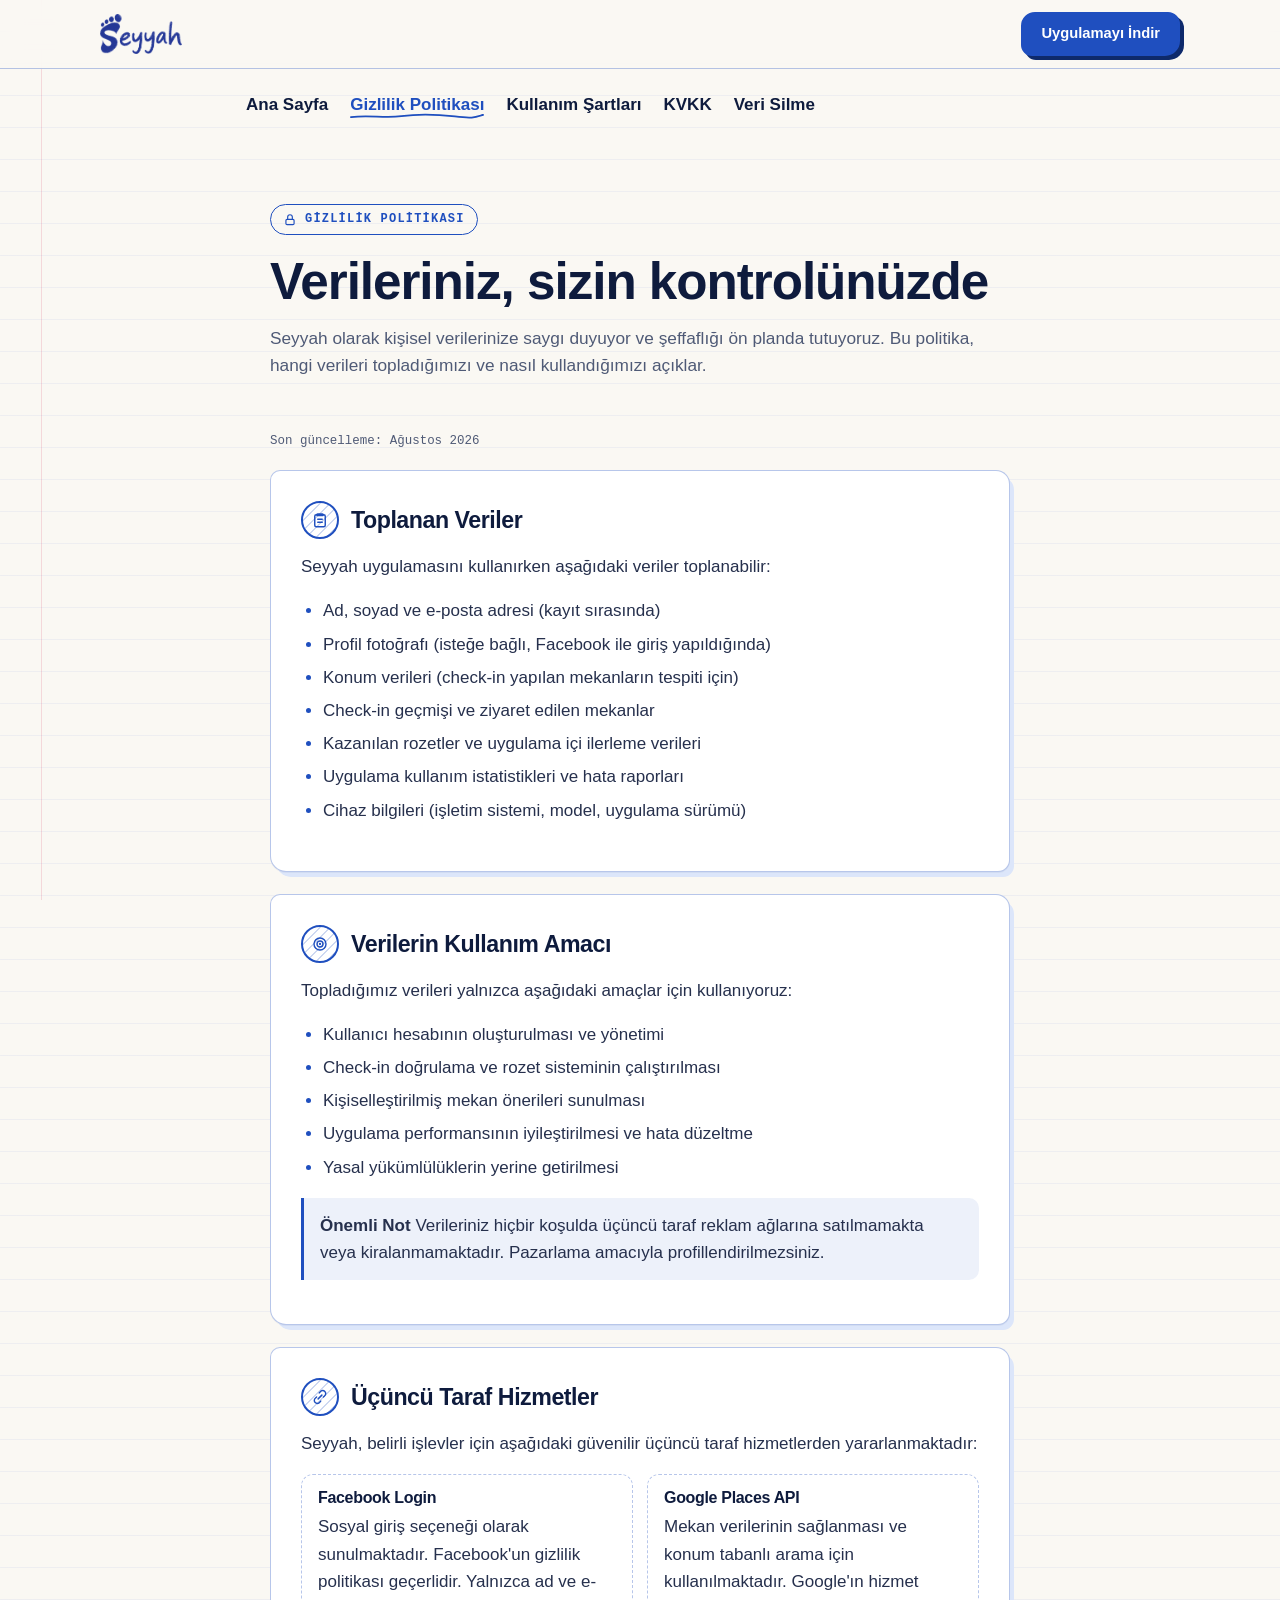
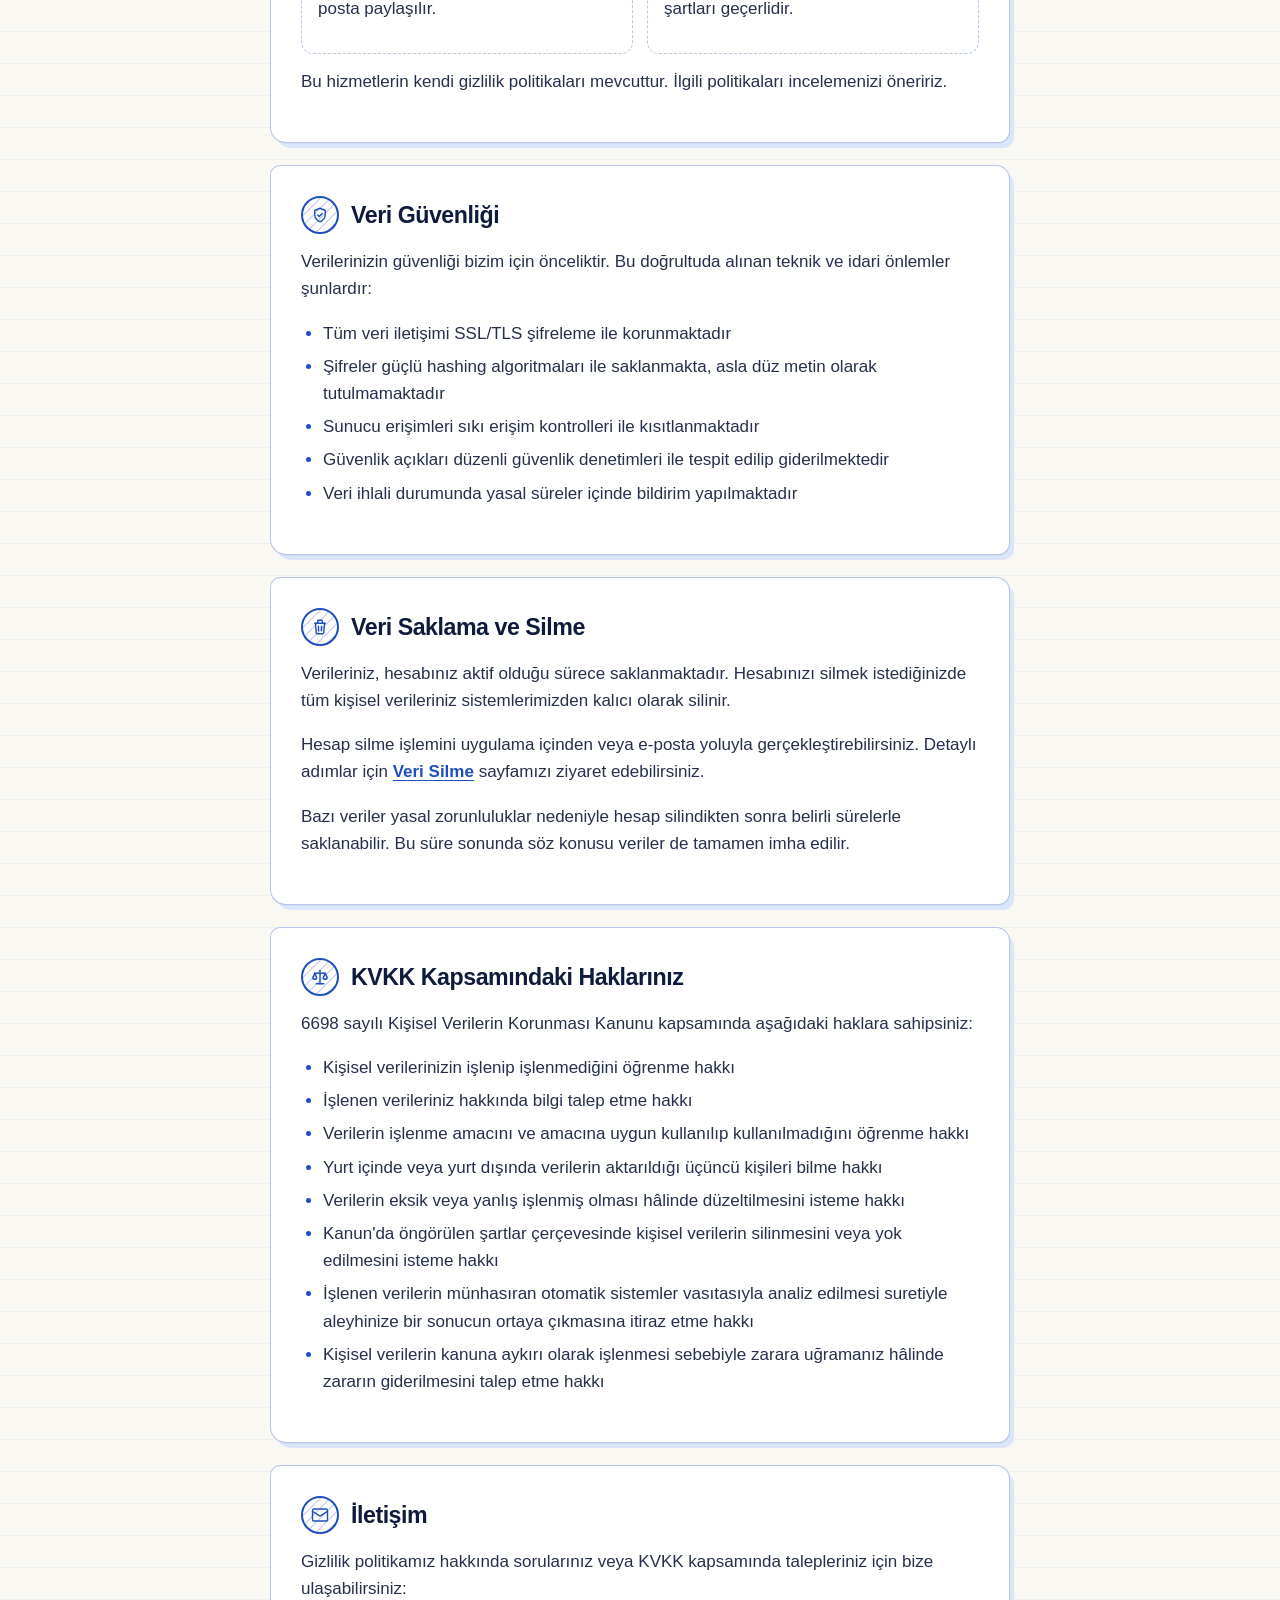
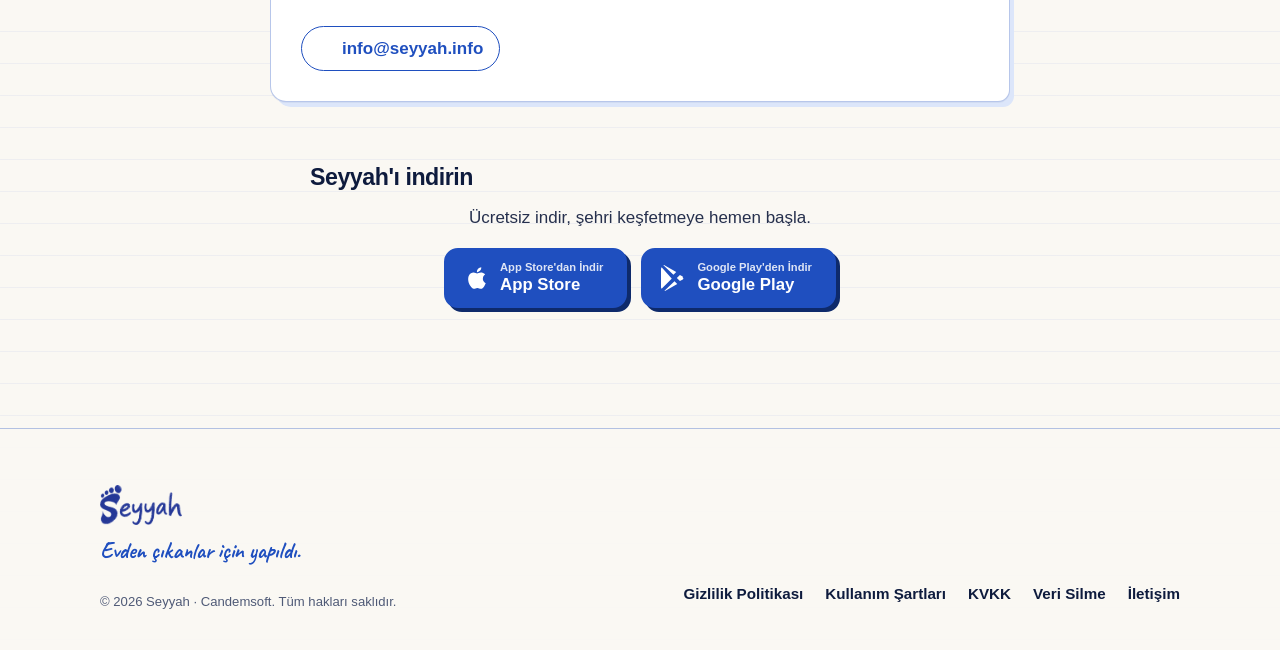
<file: gizlilik_politikasi.html>
<!doctype html>
<html lang="tr">
<head>
  <meta charset="utf-8">
  <meta name="viewport" content="width=device-width, initial-scale=1">
  <title>Gizlilik Politikası — Seyyah</title>
  <meta name="description" content="Seyyah uygulaması gizlilik politikası. Kişisel verilerinizin nasıl toplandığı ve kullanıldığı hakkında bilgi alın.">
  <link rel="canonical" href="https://seyyah.info/gizlilik_politikasi">
  <meta name="theme-color" content="#faf8f3">
  <meta property="og:title" content="Gizlilik Politikası — Seyyah">
  <meta property="og:description" content="Seyyah uygulaması gizlilik politikası. Kişisel verilerinizin nasıl toplandığı ve kullanıldığı hakkında bilgi alın.">
  <meta property="og:url" content="https://seyyah.info/gizlilik_politikasi">
  <meta property="og:image" content="https://seyyah.info/assets/icon.png">
  <link rel="icon" type="image/png" href="assets/favicon.png?v=202610302020">
  <link rel="preload" href="assets/fonts/caveat-latin.woff2" as="font" type="font/woff2" crossorigin>
  <link rel="preload" href="assets/fonts/caveat-latin-ext.woff2" as="font" type="font/woff2" crossorigin>
  <link rel="stylesheet" href="assets/css/site.css?v=202610302031">
</head>
<body class="legal">
<a class="skip-link" href="#icerik">İçeriğe geç</a>
<header class="nav scrolled">
  <div class="wrap nav-inner">
    <a class="brand" href="./" aria-label="Seyyah ana sayfa"><img class="brand-word" src="assets/logo-yazi.png?v=202610302020" alt="Seyyah" width="99" height="48"></a>
    <a class="btn btn-primary nav-cta" style="display:inline-flex;margin-left:auto" href="./#indir">Uygulamayı İndir</a>
  </div>
</header>
<main id="icerik">
<div class="wrap" style="max-width:868px;padding-top:22px">
  <nav aria-label="Yasal sayfalar">
    <ul class="legal-nav">
      <li><a class="u-draw" href="./">Ana Sayfa</a></li>
      <li><a class="u-draw" href="gizlilik_politikasi" aria-current="page">Gizlilik Politikası</a></li>
      <li><a class="u-draw" href="kullanim_sartlari">Kullanım Şartları</a></li>
      <li><a class="u-draw" href="kvkk">KVKK</a></li>
      <li><a class="u-draw" href="veri_silme">Veri Silme</a></li>
    </ul>
  </nav>
</div>
<!-- içerik: seyyah.info/gizlilik_politikasi sayfasından birebir -->
<header class="legal-hero">
  <div class="container">
    <span class="legal-badge"><svg width="14" height="14" viewBox="0 0 24 24" fill="none" stroke="currentColor" stroke-width="2" stroke-linecap="round" stroke-linejoin="round"><rect x="5" y="11" width="14" height="9" rx="2"/><path d="M8 11V7a4 4 0 0 1 8 0v4"/></svg>Gizlilik Politikası</span>
    <h1>Verileriniz, sizin kontrolünüzde</h1>
    <p>Seyyah olarak kişisel verilerinize saygı duyuyor ve şeffaflığı ön planda tutuyoruz. Bu politika, hangi verileri topladığımızı ve nasıl kullandığımızı açıklar.</p>
  </div>
</header>

<div class="legal-content">
  <div class="container" style="max-width:760px;">
    <div class="date-note">Son güncelleme: Ağustos 2026</div>

  <div class="card">
    <h2><span class="icon-badge"><svg width="18" height="18" viewBox="0 0 24 24" fill="none" stroke="currentColor" stroke-width="1.9" stroke-linecap="round" stroke-linejoin="round"><path d="M9 4h6a1 1 0 0 1 1 1v1H8V5a1 1 0 0 1 1-1Z"/><rect x="5" y="5" width="14" height="16" rx="2"/><path d="M9 11h6M9 15h6"/></svg></span>Toplanan Veriler</h2>

    <p>Seyyah uygulamasını kullanırken aşağıdaki veriler toplanabilir:</p>
    <ul class="bullets">
      <li>Ad, soyad ve e-posta adresi (kayıt sırasında)</li>
      <li>Profil fotoğrafı (isteğe bağlı, Facebook ile giriş yapıldığında)</li>
      <li>Konum verileri (check-in yapılan mekanların tespiti için)</li>
      <li>Check-in geçmişi ve ziyaret edilen mekanlar</li>
      <li>Kazanılan rozetler ve uygulama içi ilerleme verileri</li>
      <li>Uygulama kullanım istatistikleri ve hata raporları</li>
      <li>Cihaz bilgileri (işletim sistemi, model, uygulama sürümü)</li>
    </ul>
  </div>

  <div class="card">
    <h2><span class="icon-badge"><svg width="18" height="18" viewBox="0 0 24 24" fill="none" stroke="currentColor" stroke-width="1.9" stroke-linecap="round" stroke-linejoin="round"><circle cx="12" cy="12" r="8"/><circle cx="12" cy="12" r="4"/><circle cx="12" cy="12" r="0.6" fill="currentColor"/></svg></span>Verilerin Kullanım Amacı</h2>

    <p>Topladığımız verileri yalnızca aşağıdaki amaçlar için kullanıyoruz:</p>
    <ul class="bullets">
      <li>Kullanıcı hesabının oluşturulması ve yönetimi</li>
      <li>Check-in doğrulama ve rozet sisteminin çalıştırılması</li>
      <li>Kişiselleştirilmiş mekan önerileri sunulması</li>
      <li>Uygulama performansının iyileştirilmesi ve hata düzeltme</li>
      <li>Yasal yükümlülüklerin yerine getirilmesi</li>
    </ul>
    <div class="callout">
      <strong>Önemli Not</strong>
      Verileriniz hiçbir koşulda üçüncü taraf reklam ağlarına satılmamakta veya kiralanmamaktadır. Pazarlama amacıyla profillendirilmezsiniz.
    </div>

  </div>

  <div class="card">
    <h2><span class="icon-badge"><svg width="18" height="18" viewBox="0 0 24 24" fill="none" stroke="currentColor" stroke-width="1.9" stroke-linecap="round" stroke-linejoin="round"><path d="M9.5 14.5 14.5 9.5"/><path d="M11 6.5 12.4 5A4 4 0 1 1 18 10.6l-1.5 1.4"/><path d="M13 17.5 11.6 19A4 4 0 1 1 6 13.4l1.5-1.4"/></svg></span>Üçüncü Taraf Hizmetler</h2>

    <p>Seyyah, belirli işlevler için aşağıdaki güvenilir üçüncü taraf hizmetlerden yararlanmaktadır:</p>
    <div class="grid-2">
      <div class="mini-card">
        <h4>Facebook Login</h4>
        <p>Sosyal giriş seçeneği olarak sunulmaktadır. Facebook'un gizlilik politikası geçerlidir. Yalnızca ad ve e-posta paylaşılır.</p>
      </div>
      <div class="mini-card">
        <h4>Google Places API</h4>
        <p>Mekan verilerinin sağlanması ve konum tabanlı arama için kullanılmaktadır. Google'ın hizmet şartları geçerlidir.</p>
      </div>
    </div>
    <p style="margin-top:14px;">Bu hizmetlerin kendi gizlilik politikaları mevcuttur. İlgili politikaları incelemenizi öneririz.</p>

  </div>

  <div class="card">
    <h2><span class="icon-badge"><svg width="18" height="18" viewBox="0 0 24 24" fill="none" stroke="currentColor" stroke-width="1.9" stroke-linecap="round" stroke-linejoin="round"><path d="M12 3 5 6v5c0 5 3 8.5 7 10 4-1.5 7-5 7-10V6l-7-3Z"/><path d="m9 12 2 2 4-4"/></svg></span>Veri Güvenliği</h2>

    <p>Verilerinizin güvenliği bizim için önceliktir. Bu doğrultuda alınan teknik ve idari önlemler şunlardır:</p>
    <ul class="bullets">
      <li>Tüm veri iletişimi SSL/TLS şifreleme ile korunmaktadır</li>
      <li>Şifreler güçlü hashing algoritmaları ile saklanmakta, asla düz metin olarak tutulmamaktadır</li>
      <li>Sunucu erişimleri sıkı erişim kontrolleri ile kısıtlanmaktadır</li>
      <li>Güvenlik açıkları düzenli güvenlik denetimleri ile tespit edilip giderilmektedir</li>
      <li>Veri ihlali durumunda yasal süreler içinde bildirim yapılmaktadır</li>
    </ul>
  </div>

  <div class="card">
    <h2><span class="icon-badge"><svg width="18" height="18" viewBox="0 0 24 24" fill="none" stroke="currentColor" stroke-width="1.9" stroke-linecap="round" stroke-linejoin="round"><path d="M5 7h14"/><path d="M10 11v6M14 11v6"/><path d="M6 7l1 13a1 1 0 0 0 1 1h8a1 1 0 0 0 1-1l1-13"/><path d="M9 7V4a1 1 0 0 1 1-1h4a1 1 0 0 1 1 1v3"/></svg></span>Veri Saklama ve Silme</h2>

    <p>Verileriniz, hesabınız aktif olduğu sürece saklanmaktadır. Hesabınızı silmek istediğinizde tüm kişisel verileriniz sistemlerimizden kalıcı olarak silinir.</p>
    <p>Hesap silme işlemini uygulama içinden veya e-posta yoluyla gerçekleştirebilirsiniz. Detaylı adımlar için <a href="veri_silme" class="inline-link">Veri Silme</a> sayfamızı ziyaret edebilirsiniz.</p>
    <p>Bazı veriler yasal zorunluluklar nedeniyle hesap silindikten sonra belirli sürelerle saklanabilir. Bu süre sonunda söz konusu veriler de tamamen imha edilir.</p>

  </div>

  <div class="card">
    <h2><span class="icon-badge"><svg width="18" height="18" viewBox="0 0 24 24" fill="none" stroke="currentColor" stroke-width="1.9" stroke-linecap="round" stroke-linejoin="round"><path d="M12 3v18"/><path d="M7 21h10"/><path d="M5 7h6M13 7h6"/><path d="M5 7 2.5 12.5a2.5 2.5 0 0 0 5 0L5 7Z"/><path d="M19 7 16.5 12.5a2.5 2.5 0 0 0 5 0L19 7Z"/></svg></span>KVKK Kapsamındaki Haklarınız</h2>

    <p>6698 sayılı Kişisel Verilerin Korunması Kanunu kapsamında aşağıdaki haklara sahipsiniz:</p>
    <ul class="bullets">
      <li>Kişisel verilerinizin işlenip işlenmediğini öğrenme hakkı</li>
      <li>İşlenen verileriniz hakkında bilgi talep etme hakkı</li>
      <li>Verilerin işlenme amacını ve amacına uygun kullanılıp kullanılmadığını öğrenme hakkı</li>
      <li>Yurt içinde veya yurt dışında verilerin aktarıldığı üçüncü kişileri bilme hakkı</li>
      <li>Verilerin eksik veya yanlış işlenmiş olması hâlinde düzeltilmesini isteme hakkı</li>
      <li>Kanun'da öngörülen şartlar çerçevesinde kişisel verilerin silinmesini veya yok edilmesini isteme hakkı</li>
      <li>İşlenen verilerin münhasıran otomatik sistemler vasıtasıyla analiz edilmesi suretiyle aleyhinize bir sonucun ortaya çıkmasına itiraz etme hakkı</li>
      <li>Kişisel verilerin kanuna aykırı olarak işlenmesi sebebiyle zarara uğramanız hâlinde zararın giderilmesini talep etme hakkı</li>
    </ul>
  </div>

  <div class="card">
    <h2><span class="icon-badge"><svg width="18" height="18" viewBox="0 0 24 24" fill="none" stroke="currentColor" stroke-width="1.9" stroke-linecap="round" stroke-linejoin="round"><rect x="2" y="4" width="20" height="16" rx="2"/><path d="m22 7-8.97 5.7a1.94 1.94 0 0 1-2.06 0L2 7"/></svg></span>İletişim</h2>

    <p>Gizlilik politikamız hakkında sorularınız veya KVKK kapsamında talepleriniz için bize ulaşabilirsiniz:</p>
    <a href="mailto:info@seyyah.info" class="contact-pill"><svg width="16" height="16" viewBox="0 0 24 24" fill="none" stroke="var(--on-blue)" stroke-width="2" stroke-linecap="round" stroke-linejoin="round"><rect x="2" y="4" width="20" height="16" rx="2"/><path d="m22 7-8.97 5.7a1.94 1.94 0 0 1-2.06 0L2 7"/></svg>info@seyyah.info</a>

  </div>


<div class="promo">
  <h2>Seyyah'ı indirin</h2>
  <p>Ücretsiz indir, şehri keşfetmeye hemen başla.</p>
  <div class="store-buttons">
    <a href="https://apps.apple.com/tr/app/seyyah-ke%C5%9Ffet-karar-ver-git/id6761266829?l=tr" class="btn-store" target="_blank" rel="noopener">
      <svg viewBox="0 0 24 24" fill="currentColor"><path d="M18.71 19.5c-.83 1.24-1.71 2.45-3.05 2.47-1.34.03-1.77-.79-3.29-.79-1.53 0-2 .77-3.27.82-1.31.05-2.3-1.32-3.14-2.53C4.25 17 2.94 12.45 4.7 9.39c.87-1.52 2.43-2.48 4.12-2.51 1.28-.02 2.5.87 3.29.87.78 0 2.26-1.07 3.8-.91.65.03 2.47.26 3.64 1.98-.09.06-2.17 1.28-2.15 3.81.03 3.02 2.65 4.03 2.68 4.04-.03.07-.42 1.44-1.38 2.83M13 3.5c.73-.83 1.94-1.46 2.94-1.5.13 1.17-.34 2.35-1.04 3.19-.69.85-1.83 1.51-2.95 1.42-.15-1.15.41-2.35 1.05-3.11z"/></svg>
      <div class="btn-store-text"><small>App Store'dan İndir</small><strong>App Store</strong></div>
    </a>
    <a href="https://play.google.com/store/apps/details?id=com.candemsoft.seyyah" class="btn-store" target="_blank" rel="noopener">
      <svg viewBox="0 0 24 24" fill="currentColor"><path d="M3.18 23.76c.3.17.64.17.96 0l10.87-6.29-2.56-2.55-9.27 8.84zM.49 2.2C.18 2.54 0 3.06 0 3.73v16.53c0 .67.18 1.19.49 1.53l.08.07 9.27-9.26v-.22L.57 2.13l-.08.07zM20.08 10.65l-2.61-1.51-2.87 2.87 2.87 2.87 2.63-1.52c.75-.43.75-1.14-.02-1.71zM3.18.24L14.05 6.53l-2.56 2.56L2.22.25c.32-.18.64-.18.96-.01z"/></svg>
      <div class="btn-store-text"><small>Google Play'den İndir</small><strong>Google Play</strong></div>
    </a>
  </div>
</div>

  </div>
</div>
</main>
<footer class="footer">
  <div class="wrap footer-grid">
    <div>
      <a class="brand" href="./"><img class="brand-word" src="assets/logo-yazi.png?v=202610302020" alt="Seyyah" width="99" height="48" loading="lazy"></a>
      <p class="made">Evden çıkanlar için yapıldı.</p>
      <small>© 2026 Seyyah · Candemsoft. Tüm hakları saklıdır.</small>
    </div>
    <nav aria-label="Alt menü">
      <ul>
        <li><a class="u-draw" href="gizlilik_politikasi">Gizlilik Politikası</a></li>
        <li><a class="u-draw" href="kullanim_sartlari">Kullanım Şartları</a></li>
        <li><a class="u-draw" href="kvkk">KVKK</a></li>
        <li><a class="u-draw" href="veri_silme">Veri Silme</a></li>
        <li><a class="u-draw" href="mailto:info@seyyah.info">İletişim</a></li>
      </ul>
    </nav>
  </div>
</footer>
</body>
</html>
</file>
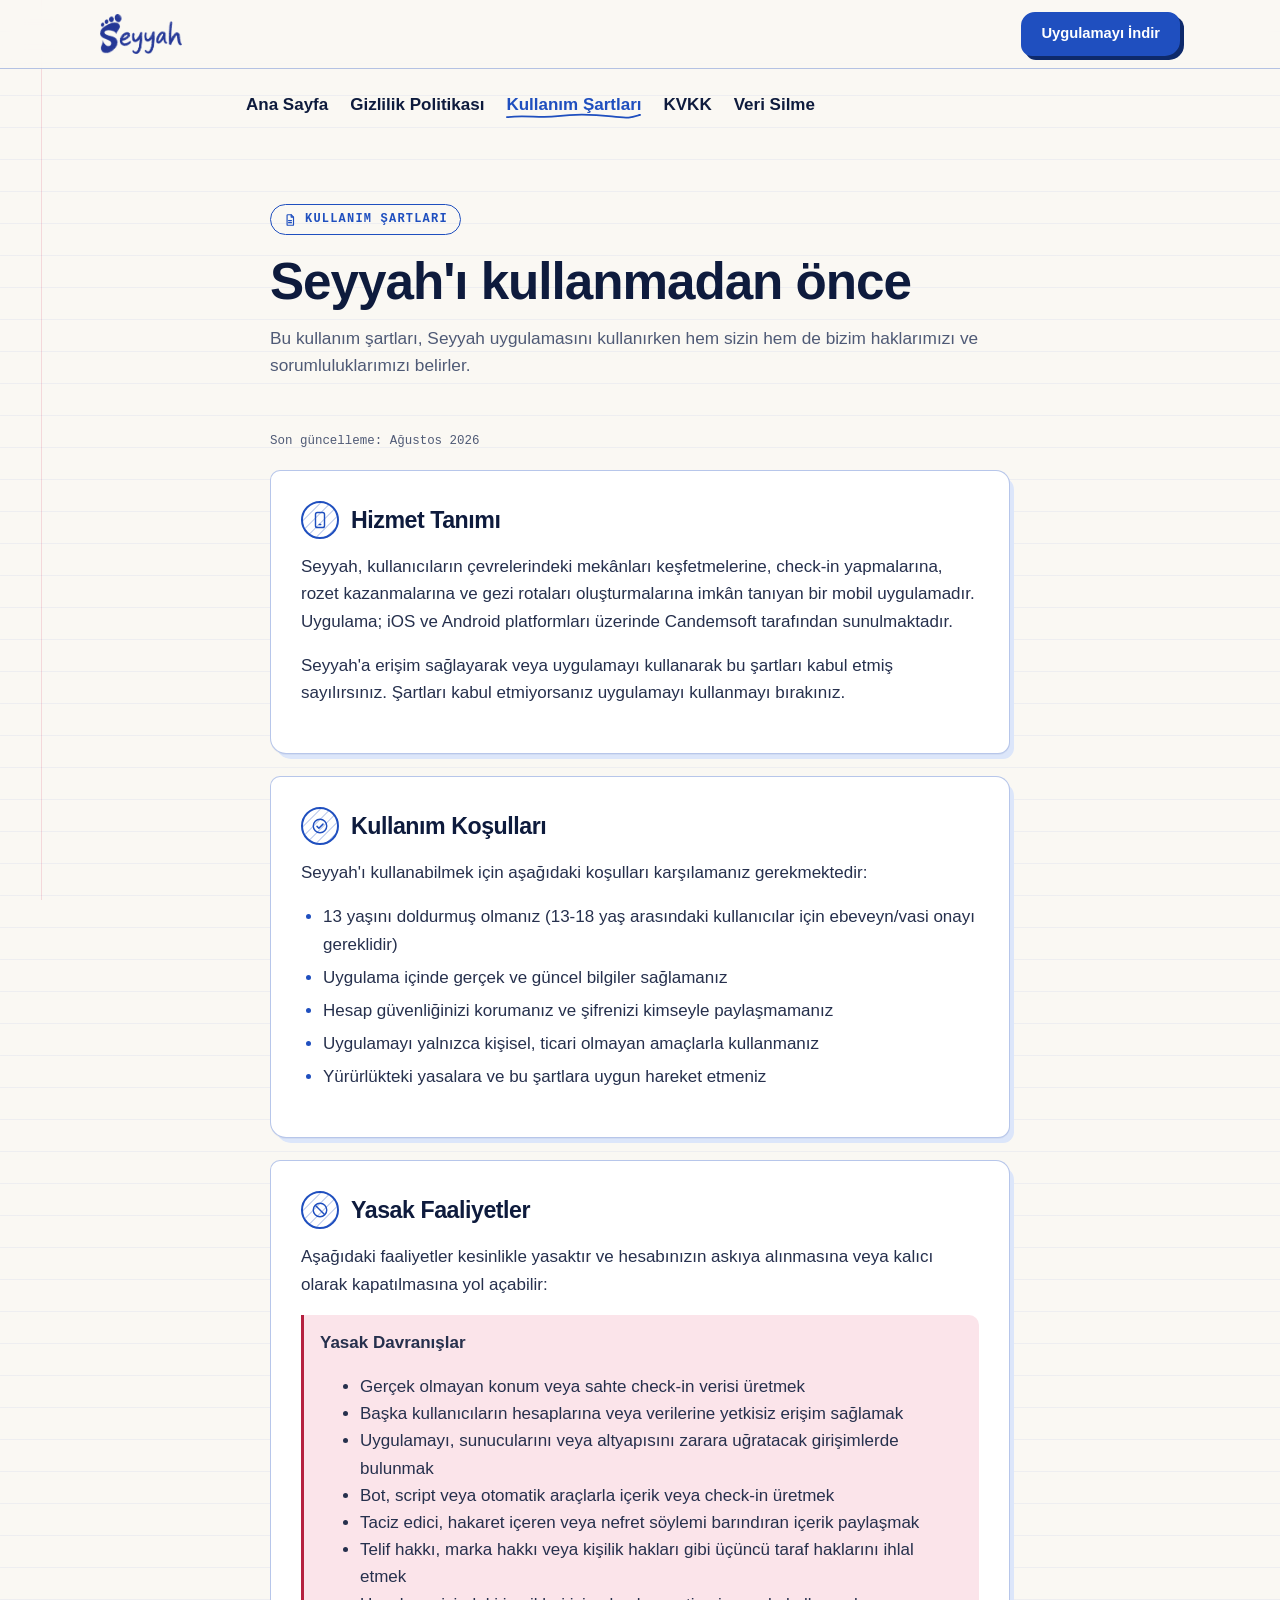
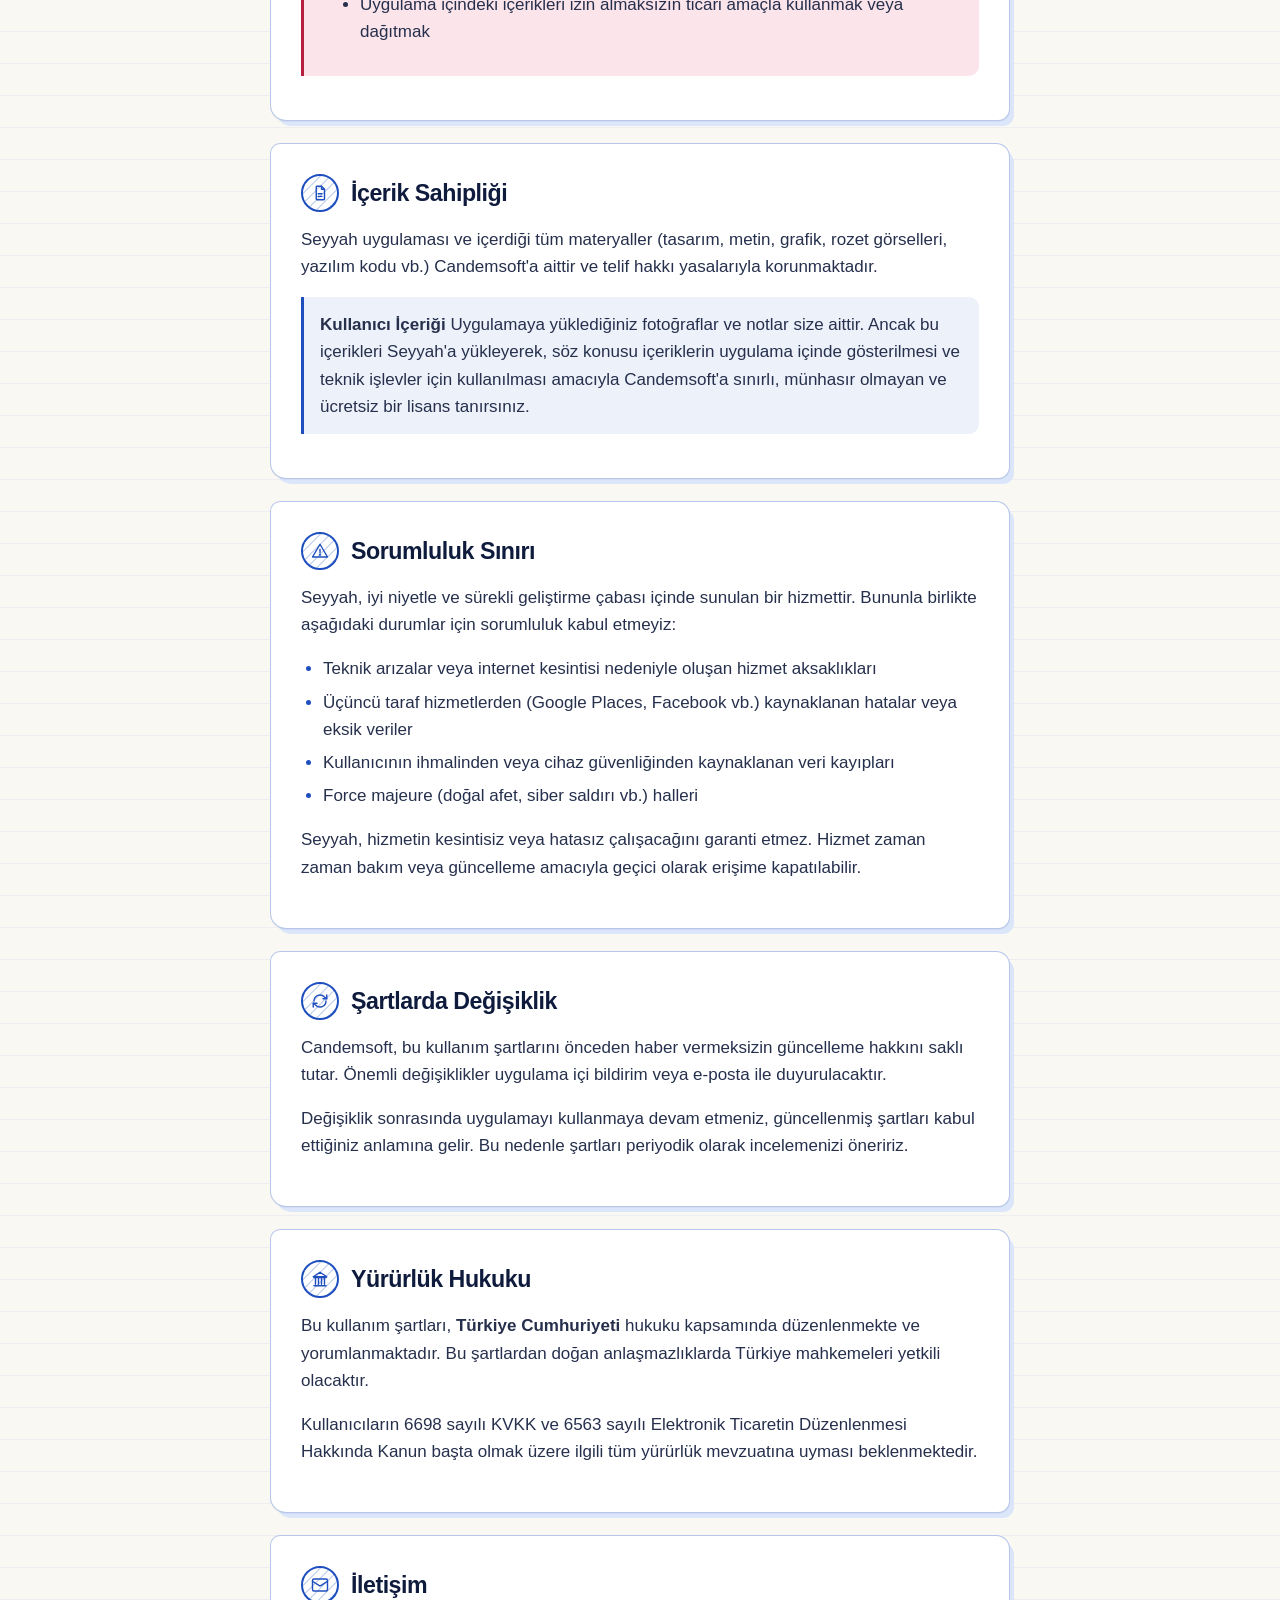
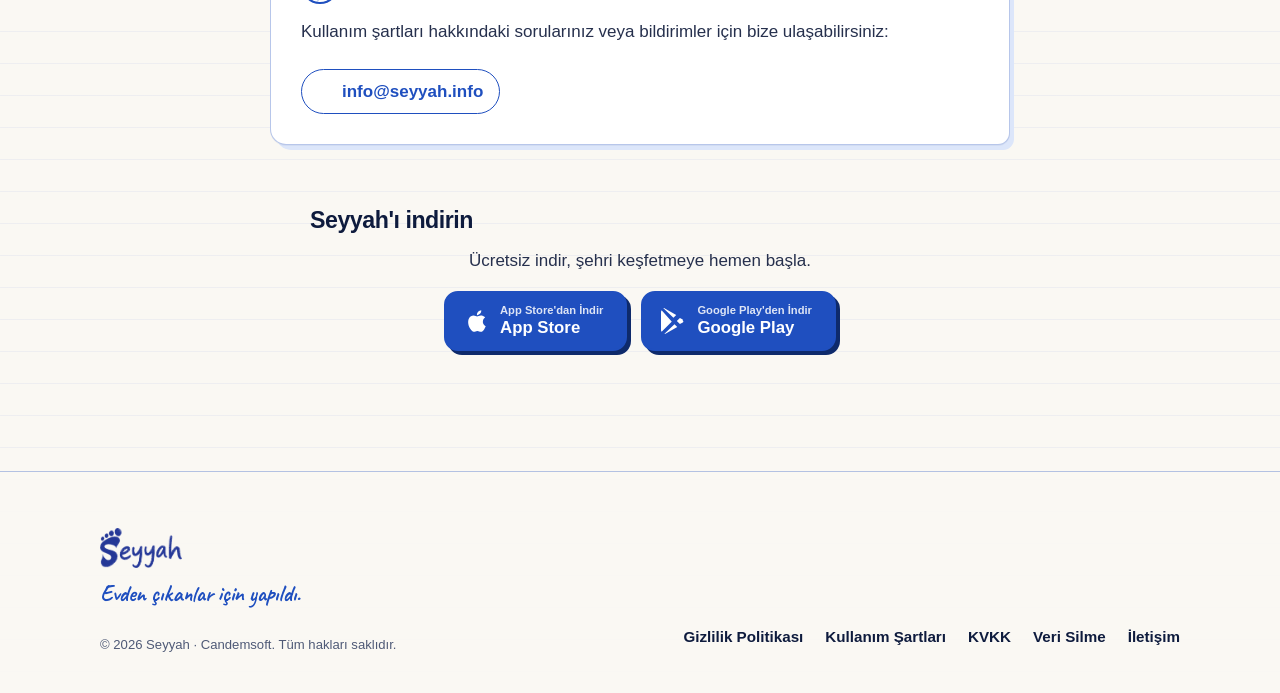
<file: kullanim_sartlari.html>
<!doctype html>
<html lang="tr">
<head>
  <meta charset="utf-8">
  <meta name="viewport" content="width=device-width, initial-scale=1">
  <title>Kullanım Şartları — Seyyah</title>
  <meta name="description" content="Seyyah uygulaması kullanım şartları ve koşulları.">
  <link rel="canonical" href="https://seyyah.info/kullanim_sartlari">
  <meta name="theme-color" content="#faf8f3">
  <meta property="og:title" content="Kullanım Şartları — Seyyah">
  <meta property="og:description" content="Seyyah uygulaması kullanım şartları ve koşulları.">
  <meta property="og:url" content="https://seyyah.info/kullanim_sartlari">
  <meta property="og:image" content="https://seyyah.info/assets/icon.png">
  <link rel="icon" type="image/png" href="assets/favicon.png?v=202610302020">
  <link rel="preload" href="assets/fonts/caveat-latin.woff2" as="font" type="font/woff2" crossorigin>
  <link rel="preload" href="assets/fonts/caveat-latin-ext.woff2" as="font" type="font/woff2" crossorigin>
  <link rel="stylesheet" href="assets/css/site.css?v=202610302031">
</head>
<body class="legal">
<a class="skip-link" href="#icerik">İçeriğe geç</a>
<header class="nav scrolled">
  <div class="wrap nav-inner">
    <a class="brand" href="./" aria-label="Seyyah ana sayfa"><img class="brand-word" src="assets/logo-yazi.png?v=202610302020" alt="Seyyah" width="99" height="48"></a>
    <a class="btn btn-primary nav-cta" style="display:inline-flex;margin-left:auto" href="./#indir">Uygulamayı İndir</a>
  </div>
</header>
<main id="icerik">
<div class="wrap" style="max-width:868px;padding-top:22px">
  <nav aria-label="Yasal sayfalar">
    <ul class="legal-nav">
      <li><a class="u-draw" href="./">Ana Sayfa</a></li>
      <li><a class="u-draw" href="gizlilik_politikasi">Gizlilik Politikası</a></li>
      <li><a class="u-draw" href="kullanim_sartlari" aria-current="page">Kullanım Şartları</a></li>
      <li><a class="u-draw" href="kvkk">KVKK</a></li>
      <li><a class="u-draw" href="veri_silme">Veri Silme</a></li>
    </ul>
  </nav>
</div>
<!-- içerik: seyyah.info/kullanim_sartlari sayfasından birebir -->
<header class="legal-hero">
  <div class="container">
    <span class="legal-badge"><svg width="14" height="14" viewBox="0 0 24 24" fill="none" stroke="currentColor" stroke-width="2" stroke-linecap="round" stroke-linejoin="round"><path d="M8 3h6l4 4v13a1 1 0 0 1-1 1H8a1 1 0 0 1-1-1V4a1 1 0 0 1 1-1Z"/><path d="M14 3v4h4"/><path d="M9.5 13h5M9.5 16.5h5"/></svg>Kullanım Şartları</span>
    <h1>Seyyah'ı kullanmadan önce</h1>
    <p>Bu kullanım şartları, Seyyah uygulamasını kullanırken hem sizin hem de bizim haklarımızı ve sorumluluklarımızı belirler.</p>
  </div>
</header>

<div class="legal-content">
  <div class="container" style="max-width:760px;">
    <div class="date-note">Son güncelleme: Ağustos 2026</div>

  <div class="card">
    <h2><span class="icon-badge"><svg width="18" height="18" viewBox="0 0 24 24" fill="none" stroke="currentColor" stroke-width="1.9" stroke-linecap="round" stroke-linejoin="round"><rect x="6" y="2" width="12" height="20" rx="2.5"/><path d="M11 18h2"/></svg></span>Hizmet Tanımı</h2>

    <p>Seyyah, kullanıcıların çevrelerindeki mekânları keşfetmelerine, check-in yapmalarına, rozet kazanmalarına ve gezi rotaları oluşturmalarına imkân tanıyan bir mobil uygulamadır. Uygulama; iOS ve Android platformları üzerinde Candemsoft tarafından sunulmaktadır.</p>
    <p>Seyyah'a erişim sağlayarak veya uygulamayı kullanarak bu şartları kabul etmiş sayılırsınız. Şartları kabul etmiyorsanız uygulamayı kullanmayı bırakınız.</p>

  </div>

  <div class="card">
    <h2><span class="icon-badge"><svg width="18" height="18" viewBox="0 0 24 24" fill="none" stroke="currentColor" stroke-width="1.9" stroke-linecap="round" stroke-linejoin="round"><circle cx="12" cy="12" r="9"/><path d="m8 12.5 2.5 2.5L16 9.5"/></svg></span>Kullanım Koşulları</h2>

    <p>Seyyah'ı kullanabilmek için aşağıdaki koşulları karşılamanız gerekmektedir:</p>
    <ul class="bullets">
      <li>13 yaşını doldurmuş olmanız (13-18 yaş arasındaki kullanıcılar için ebeveyn/vasi onayı gereklidir)</li>
      <li>Uygulama içinde gerçek ve güncel bilgiler sağlamanız</li>
      <li>Hesap güvenliğinizi korumanız ve şifrenizi kimseyle paylaşmamanız</li>
      <li>Uygulamayı yalnızca kişisel, ticari olmayan amaçlarla kullanmanız</li>
      <li>Yürürlükteki yasalara ve bu şartlara uygun hareket etmeniz</li>
    </ul>
  </div>

  <div class="card">
    <h2><span class="icon-badge"><svg width="18" height="18" viewBox="0 0 24 24" fill="none" stroke="currentColor" stroke-width="1.9" stroke-linecap="round" stroke-linejoin="round"><circle cx="12" cy="12" r="9"/><path d="M6 6l12 12"/></svg></span>Yasak Faaliyetler</h2>

    <p>Aşağıdaki faaliyetler kesinlikle yasaktır ve hesabınızın askıya alınmasına veya kalıcı olarak kapatılmasına yol açabilir:</p>
    <div class="callout warn">
      <strong>Yasak Davranışlar</strong>
      <ul>
        <li>Gerçek olmayan konum veya sahte check-in verisi üretmek</li>
        <li>Başka kullanıcıların hesaplarına veya verilerine yetkisiz erişim sağlamak</li>
        <li>Uygulamayı, sunucularını veya altyapısını zarara uğratacak girişimlerde bulunmak</li>
        <li>Bot, script veya otomatik araçlarla içerik veya check-in üretmek</li>
        <li>Taciz edici, hakaret içeren veya nefret söylemi barındıran içerik paylaşmak</li>
        <li>Telif hakkı, marka hakkı veya kişilik hakları gibi üçüncü taraf haklarını ihlal etmek</li>
        <li>Uygulama içindeki içerikleri izin almaksızın ticari amaçla kullanmak veya dağıtmak</li>
      </ul>
    </div>

  </div>

  <div class="card">
    <h2><span class="icon-badge"><svg width="18" height="18" viewBox="0 0 24 24" fill="none" stroke="currentColor" stroke-width="1.9" stroke-linecap="round" stroke-linejoin="round"><path d="M8 3h6l4 4v13a1 1 0 0 1-1 1H8a1 1 0 0 1-1-1V4a1 1 0 0 1 1-1Z"/><path d="M14 3v4h4"/><path d="M9.5 13h5M9.5 16.5h5"/></svg></span>İçerik Sahipliği</h2>

    <p>Seyyah uygulaması ve içerdiği tüm materyaller (tasarım, metin, grafik, rozet görselleri, yazılım kodu vb.) Candemsoft'a aittir ve telif hakkı yasalarıyla korunmaktadır.</p>
    <div class="callout">
      <strong>Kullanıcı İçeriği</strong>
      Uygulamaya yüklediğiniz fotoğraflar ve notlar size aittir. Ancak bu içerikleri Seyyah'a yükleyerek, söz konusu içeriklerin uygulama içinde gösterilmesi ve teknik işlevler için kullanılması amacıyla Candemsoft'a sınırlı, münhasır olmayan ve ücretsiz bir lisans tanırsınız.
    </div>

  </div>

  <div class="card">
    <h2><span class="icon-badge"><svg width="18" height="18" viewBox="0 0 24 24" fill="none" stroke="currentColor" stroke-width="1.9" stroke-linecap="round" stroke-linejoin="round"><path d="M12 3 2 20h20L12 3Z"/><path d="M12 10v4"/><circle cx="12" cy="17" r="0.6" fill="currentColor"/></svg></span>Sorumluluk Sınırı</h2>

    <p>Seyyah, iyi niyetle ve sürekli geliştirme çabası içinde sunulan bir hizmettir. Bununla birlikte aşağıdaki durumlar için sorumluluk kabul etmeyiz:</p>
    <ul class="bullets">
      <li>Teknik arızalar veya internet kesintisi nedeniyle oluşan hizmet aksaklıkları</li>
      <li>Üçüncü taraf hizmetlerden (Google Places, Facebook vb.) kaynaklanan hatalar veya eksik veriler</li>
      <li>Kullanıcının ihmalinden veya cihaz güvenliğinden kaynaklanan veri kayıpları</li>
      <li>Force majeure (doğal afet, siber saldırı vb.) halleri</li>
    </ul>
    <p style="margin-top:12px;">Seyyah, hizmetin kesintisiz veya hatasız çalışacağını garanti etmez. Hizmet zaman zaman bakım veya güncelleme amacıyla geçici olarak erişime kapatılabilir.</p>

  </div>

  <div class="card">
    <h2><span class="icon-badge"><svg width="18" height="18" viewBox="0 0 24 24" fill="none" stroke="currentColor" stroke-width="1.9" stroke-linecap="round" stroke-linejoin="round"><path d="M4 12a8 8 0 0 1 14-5.3L21 9"/><path d="M21 4v5h-5"/><path d="M20 12a8 8 0 0 1-14 5.3L3 15"/><path d="M3 20v-5h5"/></svg></span>Şartlarda Değişiklik</h2>

    <p>Candemsoft, bu kullanım şartlarını önceden haber vermeksizin güncelleme hakkını saklı tutar. Önemli değişiklikler uygulama içi bildirim veya e-posta ile duyurulacaktır.</p>
    <p>Değişiklik sonrasında uygulamayı kullanmaya devam etmeniz, güncellenmiş şartları kabul ettiğiniz anlamına gelir. Bu nedenle şartları periyodik olarak incelemenizi öneririz.</p>

  </div>

  <div class="card">
    <h2><span class="icon-badge"><svg width="18" height="18" viewBox="0 0 24 24" fill="none" stroke="currentColor" stroke-width="1.9" stroke-linecap="round" stroke-linejoin="round"><path d="M4 10h16"/><path d="M12 3 21 9H3l9-6Z"/><path d="M6 10v9M10 10v9M14 10v9M18 10v9"/><path d="M4 21h16"/></svg></span>Yürürlük Hukuku</h2>

    <p>Bu kullanım şartları, <strong>Türkiye Cumhuriyeti</strong> hukuku kapsamında düzenlenmekte ve yorumlanmaktadır. Bu şartlardan doğan anlaşmazlıklarda Türkiye mahkemeleri yetkili olacaktır.</p>
    <p>Kullanıcıların 6698 sayılı KVKK ve 6563 sayılı Elektronik Ticaretin Düzenlenmesi Hakkında Kanun başta olmak üzere ilgili tüm yürürlük mevzuatına uyması beklenmektedir.</p>

  </div>

  <div class="card">
    <h2><span class="icon-badge"><svg width="18" height="18" viewBox="0 0 24 24" fill="none" stroke="currentColor" stroke-width="1.9" stroke-linecap="round" stroke-linejoin="round"><rect x="2" y="4" width="20" height="16" rx="2"/><path d="m22 7-8.97 5.7a1.94 1.94 0 0 1-2.06 0L2 7"/></svg></span>İletişim</h2>

    <p>Kullanım şartları hakkındaki sorularınız veya bildirimler için bize ulaşabilirsiniz:</p>
    <a href="mailto:info@seyyah.info" class="contact-pill"><svg width="16" height="16" viewBox="0 0 24 24" fill="none" stroke="var(--on-blue)" stroke-width="2" stroke-linecap="round" stroke-linejoin="round"><rect x="2" y="4" width="20" height="16" rx="2"/><path d="m22 7-8.97 5.7a1.94 1.94 0 0 1-2.06 0L2 7"/></svg>info@seyyah.info</a>

  </div>


<div class="promo">
  <h2>Seyyah'ı indirin</h2>
  <p>Ücretsiz indir, şehri keşfetmeye hemen başla.</p>
  <div class="store-buttons">
    <a href="https://apps.apple.com/tr/app/seyyah-ke%C5%9Ffet-karar-ver-git/id6761266829?l=tr" class="btn-store" target="_blank" rel="noopener">
      <svg viewBox="0 0 24 24" fill="currentColor"><path d="M18.71 19.5c-.83 1.24-1.71 2.45-3.05 2.47-1.34.03-1.77-.79-3.29-.79-1.53 0-2 .77-3.27.82-1.31.05-2.3-1.32-3.14-2.53C4.25 17 2.94 12.45 4.7 9.39c.87-1.52 2.43-2.48 4.12-2.51 1.28-.02 2.5.87 3.29.87.78 0 2.26-1.07 3.8-.91.65.03 2.47.26 3.64 1.98-.09.06-2.17 1.28-2.15 3.81.03 3.02 2.65 4.03 2.68 4.04-.03.07-.42 1.44-1.38 2.83M13 3.5c.73-.83 1.94-1.46 2.94-1.5.13 1.17-.34 2.35-1.04 3.19-.69.85-1.83 1.51-2.95 1.42-.15-1.15.41-2.35 1.05-3.11z"/></svg>
      <div class="btn-store-text"><small>App Store'dan İndir</small><strong>App Store</strong></div>
    </a>
    <a href="https://play.google.com/store/apps/details?id=com.candemsoft.seyyah" class="btn-store" target="_blank" rel="noopener">
      <svg viewBox="0 0 24 24" fill="currentColor"><path d="M3.18 23.76c.3.17.64.17.96 0l10.87-6.29-2.56-2.55-9.27 8.84zM.49 2.2C.18 2.54 0 3.06 0 3.73v16.53c0 .67.18 1.19.49 1.53l.08.07 9.27-9.26v-.22L.57 2.13l-.08.07zM20.08 10.65l-2.61-1.51-2.87 2.87 2.87 2.87 2.63-1.52c.75-.43.75-1.14-.02-1.71zM3.18.24L14.05 6.53l-2.56 2.56L2.22.25c.32-.18.64-.18.96-.01z"/></svg>
      <div class="btn-store-text"><small>Google Play'den İndir</small><strong>Google Play</strong></div>
    </a>
  </div>
</div>

  </div>
</div>
</main>
<footer class="footer">
  <div class="wrap footer-grid">
    <div>
      <a class="brand" href="./"><img class="brand-word" src="assets/logo-yazi.png?v=202610302020" alt="Seyyah" width="99" height="48" loading="lazy"></a>
      <p class="made">Evden çıkanlar için yapıldı.</p>
      <small>© 2026 Seyyah · Candemsoft. Tüm hakları saklıdır.</small>
    </div>
    <nav aria-label="Alt menü">
      <ul>
        <li><a class="u-draw" href="gizlilik_politikasi">Gizlilik Politikası</a></li>
        <li><a class="u-draw" href="kullanim_sartlari">Kullanım Şartları</a></li>
        <li><a class="u-draw" href="kvkk">KVKK</a></li>
        <li><a class="u-draw" href="veri_silme">Veri Silme</a></li>
        <li><a class="u-draw" href="mailto:info@seyyah.info">İletişim</a></li>
      </ul>
    </nav>
  </div>
</footer>
</body>
</html>
</file>
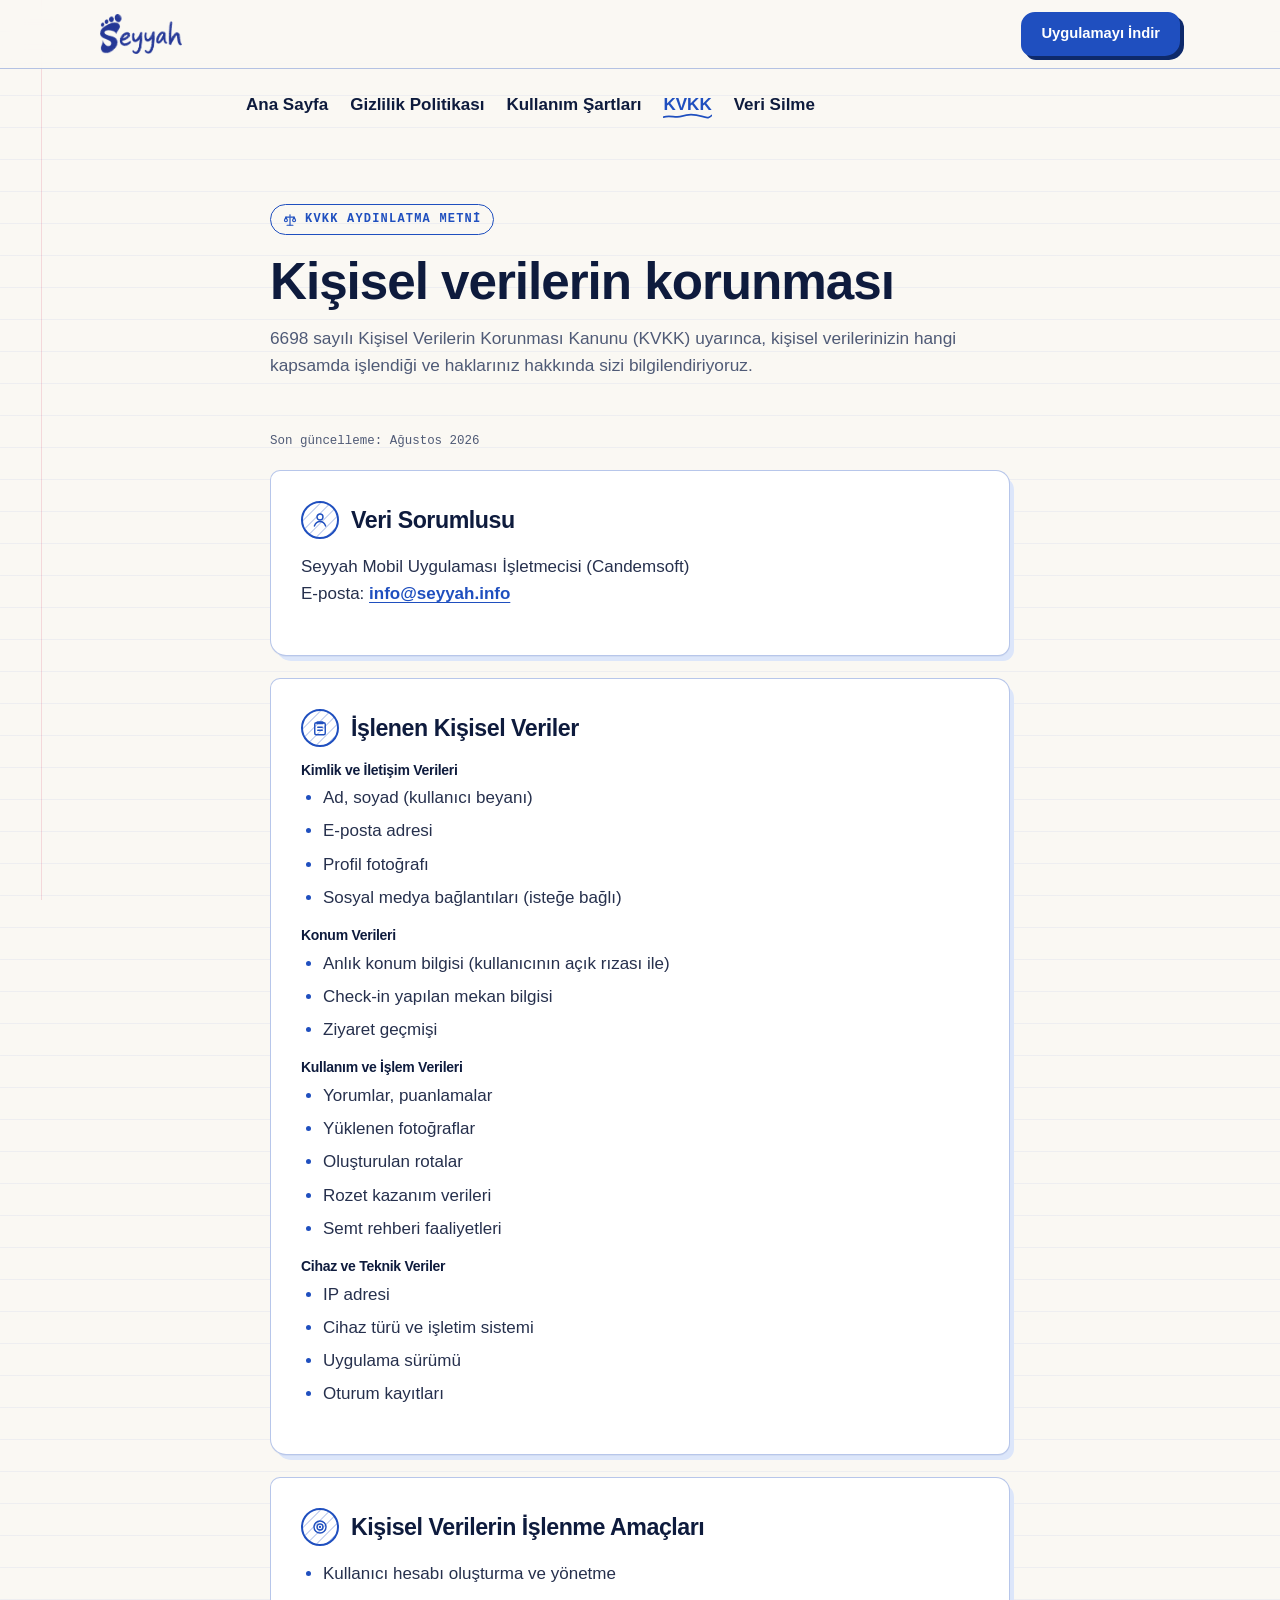
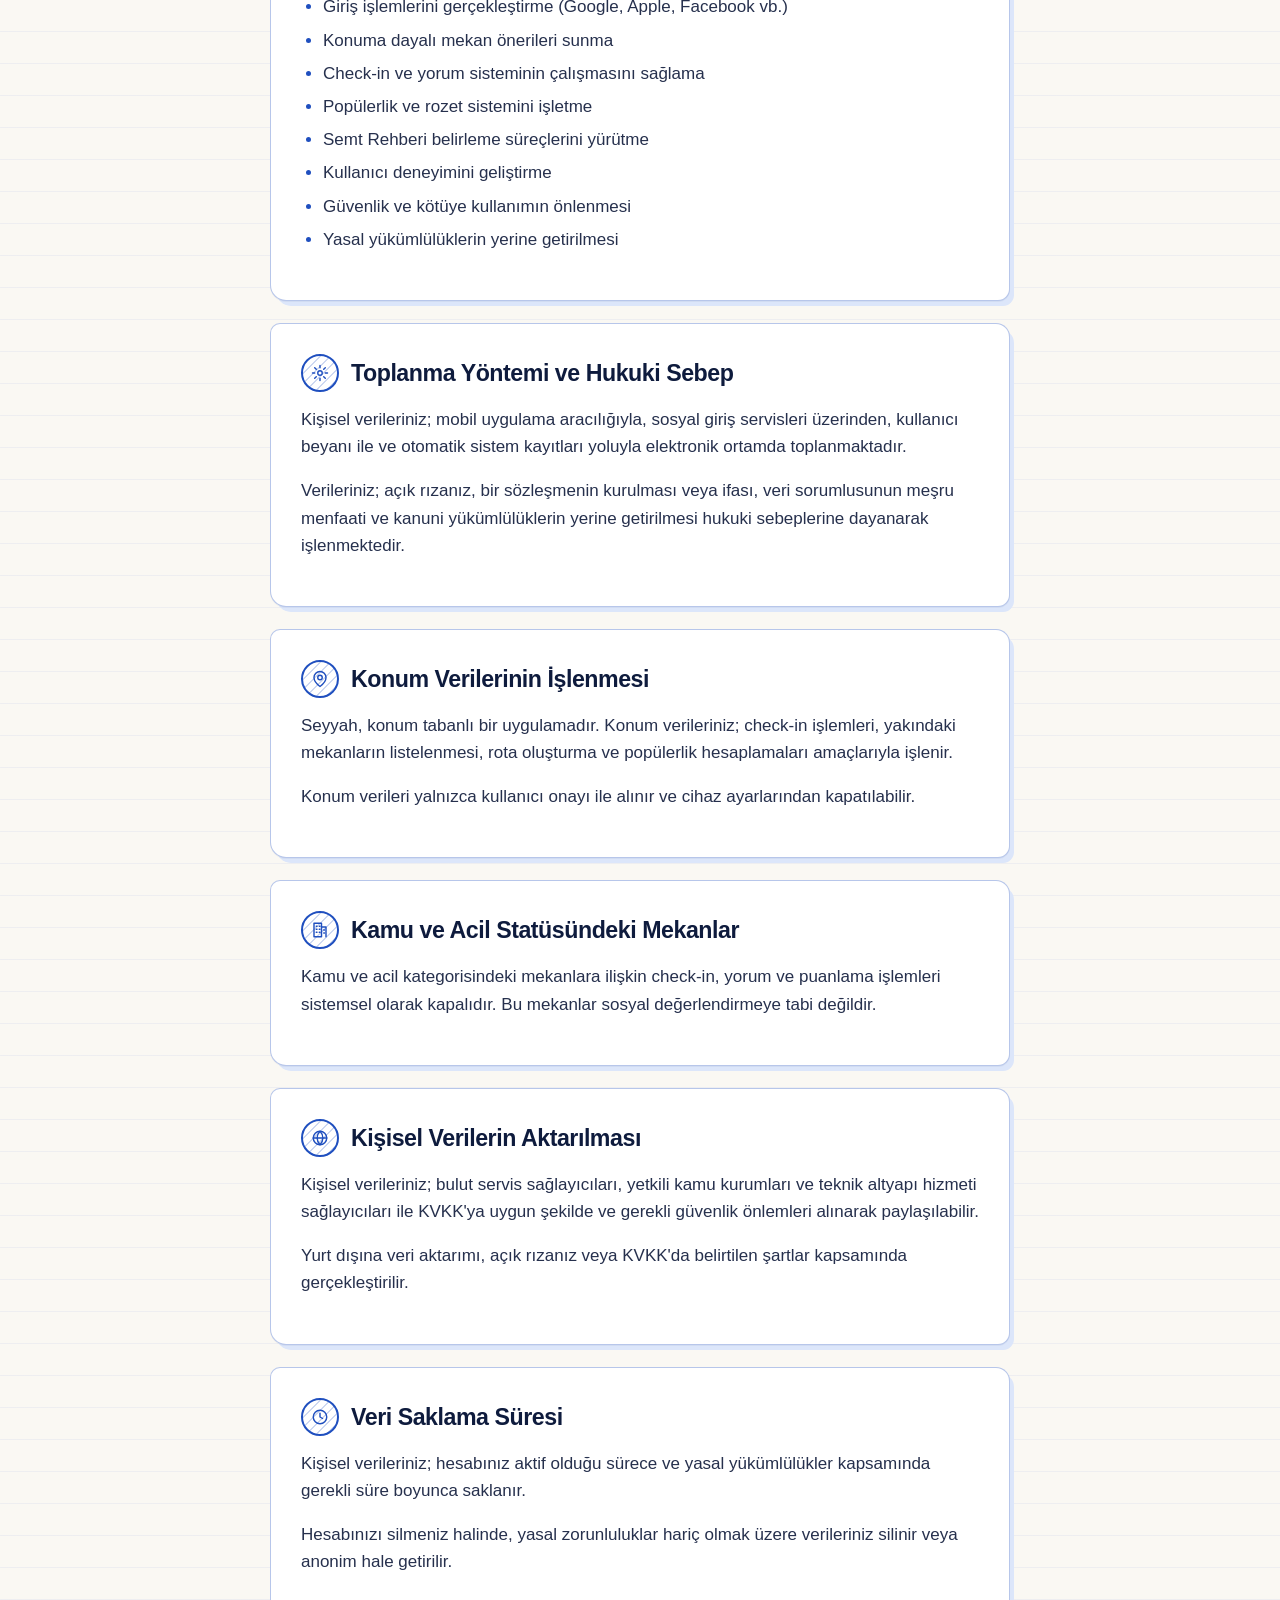
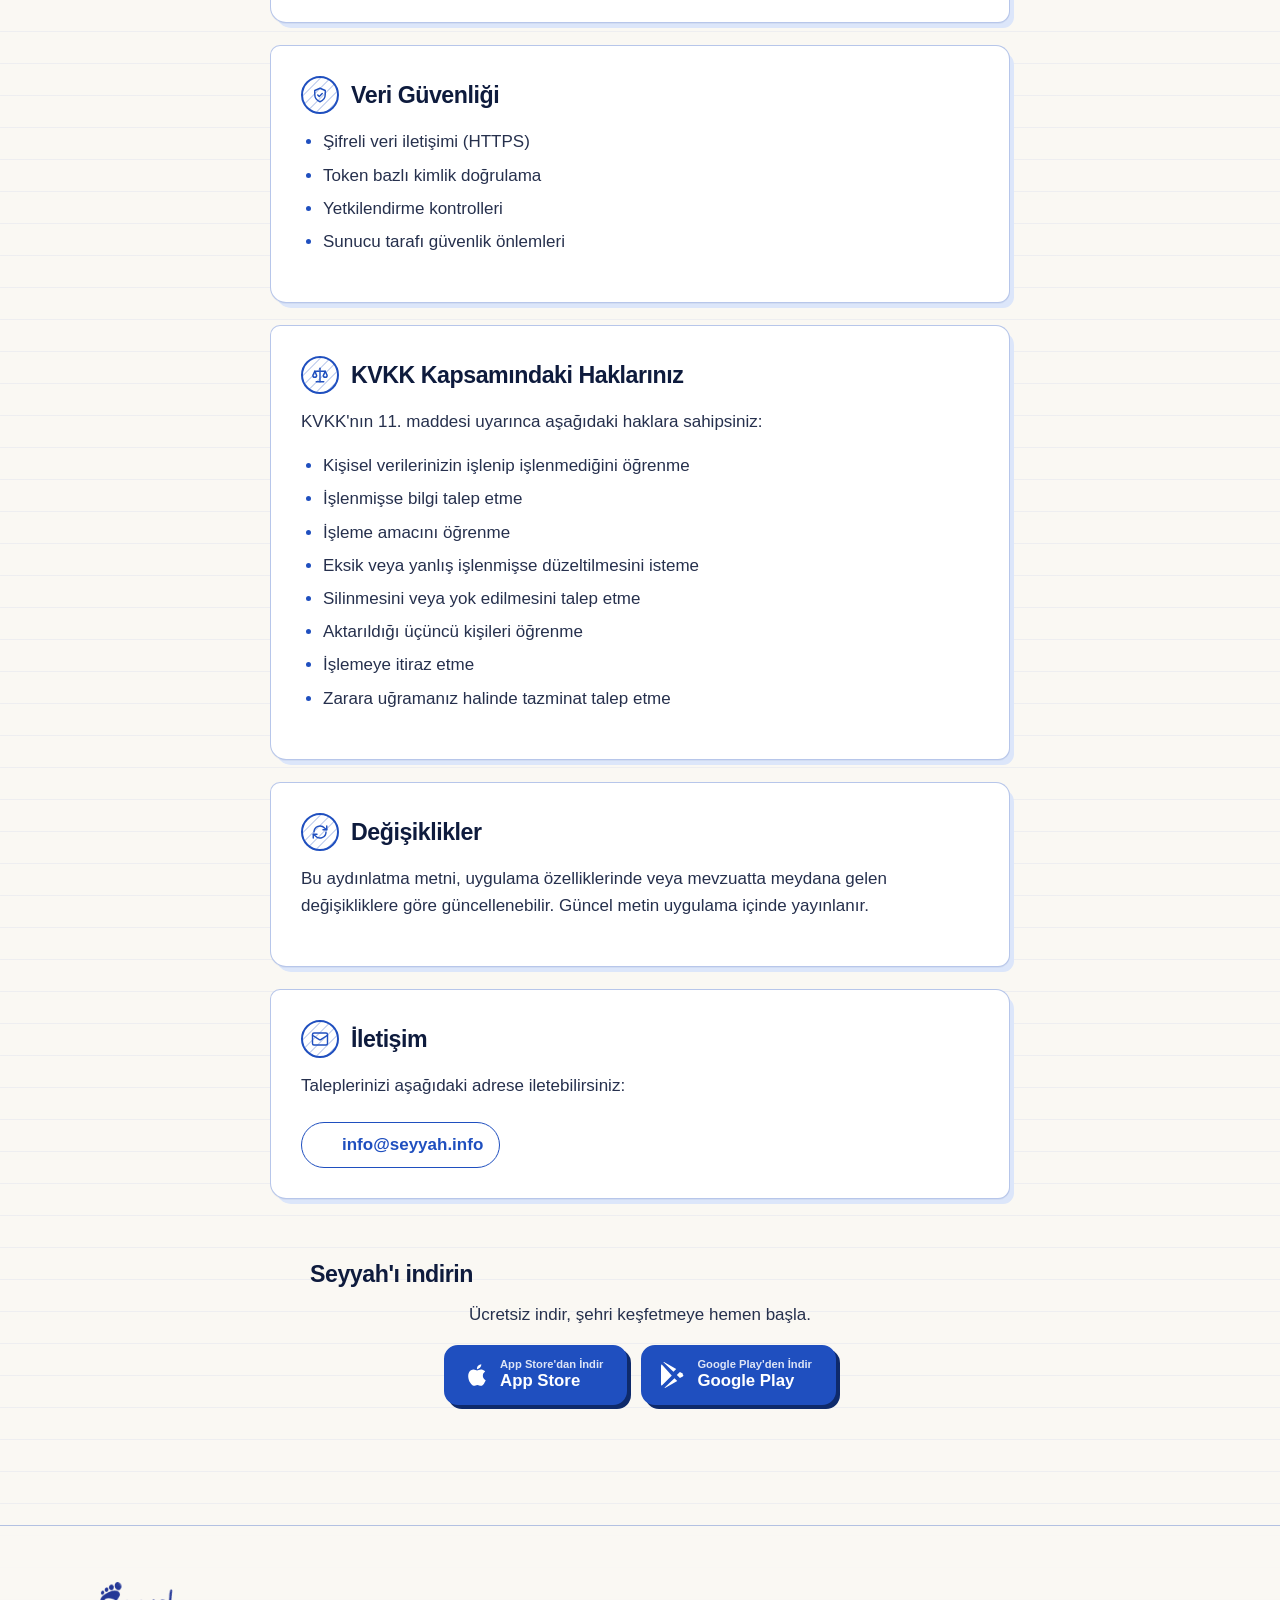
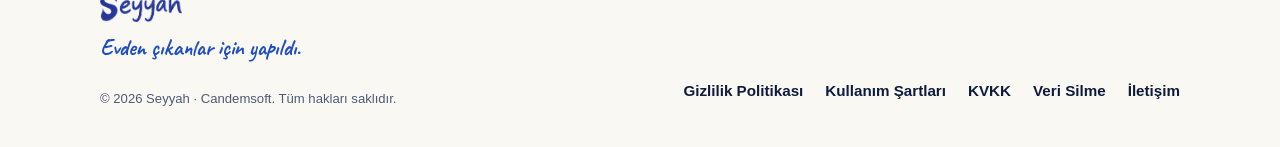
<file: kvkk.html>
<!doctype html>
<html lang="tr">
<head>
  <meta charset="utf-8">
  <meta name="viewport" content="width=device-width, initial-scale=1">
  <title>KVKK Aydınlatma Metni — Seyyah</title>
  <meta name="description" content="Seyyah uygulaması KVKK (6698 sayılı Kişisel Verilerin Korunması Kanunu) aydınlatma metni.">
  <link rel="canonical" href="https://seyyah.info/kvkk">
  <meta name="theme-color" content="#faf8f3">
  <meta property="og:title" content="KVKK Aydınlatma Metni — Seyyah">
  <meta property="og:description" content="Seyyah uygulaması KVKK (6698 sayılı Kişisel Verilerin Korunması Kanunu) aydınlatma metni.">
  <meta property="og:url" content="https://seyyah.info/kvkk">
  <meta property="og:image" content="https://seyyah.info/assets/icon.png">
  <link rel="icon" type="image/png" href="assets/favicon.png?v=202610302020">
  <link rel="preload" href="assets/fonts/caveat-latin.woff2" as="font" type="font/woff2" crossorigin>
  <link rel="preload" href="assets/fonts/caveat-latin-ext.woff2" as="font" type="font/woff2" crossorigin>
  <link rel="stylesheet" href="assets/css/site.css?v=202610302031">
</head>
<body class="legal">
<a class="skip-link" href="#icerik">İçeriğe geç</a>
<header class="nav scrolled">
  <div class="wrap nav-inner">
    <a class="brand" href="./" aria-label="Seyyah ana sayfa"><img class="brand-word" src="assets/logo-yazi.png?v=202610302020" alt="Seyyah" width="99" height="48"></a>
    <a class="btn btn-primary nav-cta" style="display:inline-flex;margin-left:auto" href="./#indir">Uygulamayı İndir</a>
  </div>
</header>
<main id="icerik">
<div class="wrap" style="max-width:868px;padding-top:22px">
  <nav aria-label="Yasal sayfalar">
    <ul class="legal-nav">
      <li><a class="u-draw" href="./">Ana Sayfa</a></li>
      <li><a class="u-draw" href="gizlilik_politikasi">Gizlilik Politikası</a></li>
      <li><a class="u-draw" href="kullanim_sartlari">Kullanım Şartları</a></li>
      <li><a class="u-draw" href="kvkk" aria-current="page">KVKK</a></li>
      <li><a class="u-draw" href="veri_silme">Veri Silme</a></li>
    </ul>
  </nav>
</div>
<!-- içerik: seyyah.info/kvkk sayfasından birebir -->
<header class="legal-hero">
  <div class="container">
    <span class="legal-badge"><svg width="14" height="14" viewBox="0 0 24 24" fill="none" stroke="currentColor" stroke-width="2" stroke-linecap="round" stroke-linejoin="round"><path d="M12 3v18"/><path d="M7 21h10"/><path d="M5 7h6M13 7h6"/><path d="M5 7 2.5 12.5a2.5 2.5 0 0 0 5 0L5 7Z"/><path d="M19 7 16.5 12.5a2.5 2.5 0 0 0 5 0L19 7Z"/></svg>KVKK Aydınlatma Metni</span>
    <h1>Kişisel verilerin korunması</h1>
    <p>6698 sayılı Kişisel Verilerin Korunması Kanunu (KVKK) uyarınca, kişisel verilerinizin hangi kapsamda işlendiği ve haklarınız hakkında sizi bilgilendiriyoruz.</p>
  </div>
</header>

<div class="legal-content">
  <div class="container" style="max-width:760px;">
    <div class="date-note">Son güncelleme: Ağustos 2026</div>

  <div class="card">
    <h2><span class="icon-badge"><svg width="18" height="18" viewBox="0 0 24 24" fill="none" stroke="currentColor" stroke-width="1.9" stroke-linecap="round" stroke-linejoin="round"><circle cx="12" cy="8" r="4"/><path d="M4.5 20c1.5-4 5-6 7.5-6s6 2 7.5 6"/></svg></span>Veri Sorumlusu</h2>

    <p>Seyyah Mobil Uygulaması İşletmecisi (Candemsoft)<br>
    E-posta: <a href="mailto:info@seyyah.info" class="inline-link">info@seyyah.info</a></p>

  </div>

  <div class="card">
    <h2><span class="icon-badge"><svg width="18" height="18" viewBox="0 0 24 24" fill="none" stroke="currentColor" stroke-width="1.9" stroke-linecap="round" stroke-linejoin="round"><path d="M9 4h6a1 1 0 0 1 1 1v1H8V5a1 1 0 0 1 1-1Z"/><rect x="5" y="5" width="14" height="16" rx="2"/><path d="M9 11h6M9 15h6"/></svg></span>İşlenen Kişisel Veriler</h2>
    <h4 style="margin-top:16px; font-family:var(--font-display); font-size:14px; font-weight:700;">Kimlik ve İletişim Verileri</h4>
    <ul class="bullets">
        <li>Ad, soyad (kullanıcı beyanı)</li>
        <li>E-posta adresi</li>
        <li>Profil fotoğrafı</li>
        <li>Sosyal medya bağlantıları (isteğe bağlı)</li>
    </ul>    <h4 style="margin-top:16px; font-family:var(--font-display); font-size:14px; font-weight:700;">Konum Verileri</h4>
    <ul class="bullets">
        <li>Anlık konum bilgisi (kullanıcının açık rızası ile)</li>
        <li>Check-in yapılan mekan bilgisi</li>
        <li>Ziyaret geçmişi</li>
    </ul>    <h4 style="margin-top:16px; font-family:var(--font-display); font-size:14px; font-weight:700;">Kullanım ve İşlem Verileri</h4>
    <ul class="bullets">
        <li>Yorumlar, puanlamalar</li>
        <li>Yüklenen fotoğraflar</li>
        <li>Oluşturulan rotalar</li>
        <li>Rozet kazanım verileri</li>
        <li>Semt rehberi faaliyetleri</li>
    </ul>    <h4 style="margin-top:16px; font-family:var(--font-display); font-size:14px; font-weight:700;">Cihaz ve Teknik Veriler</h4>
    <ul class="bullets">
        <li>IP adresi</li>
        <li>Cihaz türü ve işletim sistemi</li>
        <li>Uygulama sürümü</li>
        <li>Oturum kayıtları</li>
    </ul>
  </div>

  <div class="card">
    <h2><span class="icon-badge"><svg width="18" height="18" viewBox="0 0 24 24" fill="none" stroke="currentColor" stroke-width="1.9" stroke-linecap="round" stroke-linejoin="round"><circle cx="12" cy="12" r="8"/><circle cx="12" cy="12" r="4"/><circle cx="12" cy="12" r="0.6" fill="currentColor"/></svg></span>Kişisel Verilerin İşlenme Amaçları</h2>
    <ul class="bullets">
      <li>Kullanıcı hesabı oluşturma ve yönetme</li>
      <li>Giriş işlemlerini gerçekleştirme (Google, Apple, Facebook vb.)</li>
      <li>Konuma dayalı mekan önerileri sunma</li>
      <li>Check-in ve yorum sisteminin çalışmasını sağlama</li>
      <li>Popülerlik ve rozet sistemini işletme</li>
      <li>Semt Rehberi belirleme süreçlerini yürütme</li>
      <li>Kullanıcı deneyimini geliştirme</li>
      <li>Güvenlik ve kötüye kullanımın önlenmesi</li>
      <li>Yasal yükümlülüklerin yerine getirilmesi</li>
    </ul>
  </div>

  <div class="card">
    <h2><span class="icon-badge"><svg width="18" height="18" viewBox="0 0 24 24" fill="none" stroke="currentColor" stroke-width="1.9" stroke-linecap="round" stroke-linejoin="round"><circle cx="12" cy="12" r="3"/><path d="M12 2v3M12 19v3M22 12h-3M5 12H2M19.07 4.93l-2.12 2.12M7.05 16.95l-2.12 2.12M19.07 19.07l-2.12-2.12M7.05 7.05 4.93 4.93"/></svg></span>Toplanma Yöntemi ve Hukuki Sebep</h2>

    <p>Kişisel verileriniz; mobil uygulama aracılığıyla, sosyal giriş servisleri üzerinden, kullanıcı beyanı ile ve otomatik sistem kayıtları yoluyla elektronik ortamda toplanmaktadır.</p>
    <p>Verileriniz; açık rızanız, bir sözleşmenin kurulması veya ifası, veri sorumlusunun meşru menfaati ve kanuni yükümlülüklerin yerine getirilmesi hukuki sebeplerine dayanarak işlenmektedir.</p>

  </div>

  <div class="card">
    <h2><span class="icon-badge"><svg width="18" height="18" viewBox="0 0 24 24" fill="none" stroke="currentColor" stroke-width="1.9" stroke-linecap="round" stroke-linejoin="round"><path d="M12 2C7.6 2 4 5.6 4 10c0 6 8 12 8 12s8-6 8-12c0-4.4-3.6-8-8-8Z"/><circle cx="12" cy="10" r="3"/></svg></span>Konum Verilerinin İşlenmesi</h2>

    <p>Seyyah, konum tabanlı bir uygulamadır. Konum verileriniz; check-in işlemleri, yakındaki mekanların listelenmesi, rota oluşturma ve popülerlik hesaplamaları amaçlarıyla işlenir.</p>
    <p>Konum verileri yalnızca kullanıcı onayı ile alınır ve cihaz ayarlarından kapatılabilir.</p>

  </div>

  <div class="card">
    <h2><span class="icon-badge"><svg width="18" height="18" viewBox="0 0 24 24" fill="none" stroke="currentColor" stroke-width="1.9" stroke-linecap="round" stroke-linejoin="round"><rect x="4" y="3" width="10" height="18"/><path d="M14 8h6v13"/><path d="M7 7h1M11 7h1M7 11h1M11 11h1M7 15h1M11 15h1M17 12h1M17 16h1"/></svg></span>Kamu ve Acil Statüsündeki Mekanlar</h2>

    <p>Kamu ve acil kategorisindeki mekanlara ilişkin check-in, yorum ve puanlama işlemleri sistemsel olarak kapalıdır. Bu mekanlar sosyal değerlendirmeye tabi değildir.</p>

  </div>

  <div class="card">
    <h2><span class="icon-badge"><svg width="18" height="18" viewBox="0 0 24 24" fill="none" stroke="currentColor" stroke-width="1.9" stroke-linecap="round" stroke-linejoin="round"><circle cx="12" cy="12" r="9"/><path d="M3 12h18"/><path d="M12 3c2.5 2.5 3.8 5.7 3.8 9s-1.3 6.5-3.8 9c-2.5-2.5-3.8-5.7-3.8-9s1.3-6.5 3.8-9Z"/></svg></span>Kişisel Verilerin Aktarılması</h2>

    <p>Kişisel verileriniz; bulut servis sağlayıcıları, yetkili kamu kurumları ve teknik altyapı hizmeti sağlayıcıları ile KVKK'ya uygun şekilde ve gerekli güvenlik önlemleri alınarak paylaşılabilir.</p>
    <p>Yurt dışına veri aktarımı, açık rızanız veya KVKK'da belirtilen şartlar kapsamında gerçekleştirilir.</p>

  </div>

  <div class="card">
    <h2><span class="icon-badge"><svg width="18" height="18" viewBox="0 0 24 24" fill="none" stroke="currentColor" stroke-width="1.9" stroke-linecap="round" stroke-linejoin="round"><circle cx="12" cy="12" r="9"/><path d="M12 7v5l3.5 2"/></svg></span>Veri Saklama Süresi</h2>

    <p>Kişisel verileriniz; hesabınız aktif olduğu sürece ve yasal yükümlülükler kapsamında gerekli süre boyunca saklanır.</p>
    <p>Hesabınızı silmeniz halinde, yasal zorunluluklar hariç olmak üzere verileriniz silinir veya anonim hale getirilir.</p>

  </div>

  <div class="card">
    <h2><span class="icon-badge"><svg width="18" height="18" viewBox="0 0 24 24" fill="none" stroke="currentColor" stroke-width="1.9" stroke-linecap="round" stroke-linejoin="round"><path d="M12 3 5 6v5c0 5 3 8.5 7 10 4-1.5 7-5 7-10V6l-7-3Z"/><path d="m9 12 2 2 4-4"/></svg></span>Veri Güvenliği</h2>
    <ul class="bullets">
      <li>Şifreli veri iletişimi (HTTPS)</li>
      <li>Token bazlı kimlik doğrulama</li>
      <li>Yetkilendirme kontrolleri</li>
      <li>Sunucu tarafı güvenlik önlemleri</li>
    </ul>
  </div>

  <div class="card">
    <h2><span class="icon-badge"><svg width="18" height="18" viewBox="0 0 24 24" fill="none" stroke="currentColor" stroke-width="1.9" stroke-linecap="round" stroke-linejoin="round"><path d="M12 3v18"/><path d="M7 21h10"/><path d="M5 7h6M13 7h6"/><path d="M5 7 2.5 12.5a2.5 2.5 0 0 0 5 0L5 7Z"/><path d="M19 7 16.5 12.5a2.5 2.5 0 0 0 5 0L19 7Z"/></svg></span>KVKK Kapsamındaki Haklarınız</h2>

    <p>KVKK'nın 11. maddesi uyarınca aşağıdaki haklara sahipsiniz:</p>
    <ul class="bullets">
      <li>Kişisel verilerinizin işlenip işlenmediğini öğrenme</li>
      <li>İşlenmişse bilgi talep etme</li>
      <li>İşleme amacını öğrenme</li>
      <li>Eksik veya yanlış işlenmişse düzeltilmesini isteme</li>
      <li>Silinmesini veya yok edilmesini talep etme</li>
      <li>Aktarıldığı üçüncü kişileri öğrenme</li>
      <li>İşlemeye itiraz etme</li>
      <li>Zarara uğramanız halinde tazminat talep etme</li>
    </ul>
  </div>

  <div class="card">
    <h2><span class="icon-badge"><svg width="18" height="18" viewBox="0 0 24 24" fill="none" stroke="currentColor" stroke-width="1.9" stroke-linecap="round" stroke-linejoin="round"><path d="M4 12a8 8 0 0 1 14-5.3L21 9"/><path d="M21 4v5h-5"/><path d="M20 12a8 8 0 0 1-14 5.3L3 15"/><path d="M3 20v-5h5"/></svg></span>Değişiklikler</h2>

    <p>Bu aydınlatma metni, uygulama özelliklerinde veya mevzuatta meydana gelen değişikliklere göre güncellenebilir. Güncel metin uygulama içinde yayınlanır.</p>

  </div>

  <div class="card">
    <h2><span class="icon-badge"><svg width="18" height="18" viewBox="0 0 24 24" fill="none" stroke="currentColor" stroke-width="1.9" stroke-linecap="round" stroke-linejoin="round"><rect x="2" y="4" width="20" height="16" rx="2"/><path d="m22 7-8.97 5.7a1.94 1.94 0 0 1-2.06 0L2 7"/></svg></span>İletişim</h2>

    <p>Taleplerinizi aşağıdaki adrese iletebilirsiniz:</p>
    <a href="mailto:info@seyyah.info" class="contact-pill"><svg width="16" height="16" viewBox="0 0 24 24" fill="none" stroke="var(--on-blue)" stroke-width="2" stroke-linecap="round" stroke-linejoin="round"><rect x="2" y="4" width="20" height="16" rx="2"/><path d="m22 7-8.97 5.7a1.94 1.94 0 0 1-2.06 0L2 7"/></svg>info@seyyah.info</a>

  </div>


<div class="promo">
  <h2>Seyyah'ı indirin</h2>
  <p>Ücretsiz indir, şehri keşfetmeye hemen başla.</p>
  <div class="store-buttons">
    <a href="https://apps.apple.com/tr/app/seyyah-ke%C5%9Ffet-karar-ver-git/id6761266829?l=tr" class="btn-store" target="_blank" rel="noopener">
      <svg viewBox="0 0 24 24" fill="currentColor"><path d="M18.71 19.5c-.83 1.24-1.71 2.45-3.05 2.47-1.34.03-1.77-.79-3.29-.79-1.53 0-2 .77-3.27.82-1.31.05-2.3-1.32-3.14-2.53C4.25 17 2.94 12.45 4.7 9.39c.87-1.52 2.43-2.48 4.12-2.51 1.28-.02 2.5.87 3.29.87.78 0 2.26-1.07 3.8-.91.65.03 2.47.26 3.64 1.98-.09.06-2.17 1.28-2.15 3.81.03 3.02 2.65 4.03 2.68 4.04-.03.07-.42 1.44-1.38 2.83M13 3.5c.73-.83 1.94-1.46 2.94-1.5.13 1.17-.34 2.35-1.04 3.19-.69.85-1.83 1.51-2.95 1.42-.15-1.15.41-2.35 1.05-3.11z"/></svg>
      <div class="btn-store-text"><small>App Store'dan İndir</small><strong>App Store</strong></div>
    </a>
    <a href="https://play.google.com/store/apps/details?id=com.candemsoft.seyyah" class="btn-store" target="_blank" rel="noopener">
      <svg viewBox="0 0 24 24" fill="currentColor"><path d="M3.18 23.76c.3.17.64.17.96 0l10.87-6.29-2.56-2.55-9.27 8.84zM.49 2.2C.18 2.54 0 3.06 0 3.73v16.53c0 .67.18 1.19.49 1.53l.08.07 9.27-9.26v-.22L.57 2.13l-.08.07zM20.08 10.65l-2.61-1.51-2.87 2.87 2.87 2.87 2.63-1.52c.75-.43.75-1.14-.02-1.71zM3.18.24L14.05 6.53l-2.56 2.56L2.22.25c.32-.18.64-.18.96-.01z"/></svg>
      <div class="btn-store-text"><small>Google Play'den İndir</small><strong>Google Play</strong></div>
    </a>
  </div>
</div>

  </div>
</div>
</main>
<footer class="footer">
  <div class="wrap footer-grid">
    <div>
      <a class="brand" href="./"><img class="brand-word" src="assets/logo-yazi.png?v=202610302020" alt="Seyyah" width="99" height="48" loading="lazy"></a>
      <p class="made">Evden çıkanlar için yapıldı.</p>
      <small>© 2026 Seyyah · Candemsoft. Tüm hakları saklıdır.</small>
    </div>
    <nav aria-label="Alt menü">
      <ul>
        <li><a class="u-draw" href="gizlilik_politikasi">Gizlilik Politikası</a></li>
        <li><a class="u-draw" href="kullanim_sartlari">Kullanım Şartları</a></li>
        <li><a class="u-draw" href="kvkk">KVKK</a></li>
        <li><a class="u-draw" href="veri_silme">Veri Silme</a></li>
        <li><a class="u-draw" href="mailto:info@seyyah.info">İletişim</a></li>
      </ul>
    </nav>
  </div>
</footer>
</body>
</html>
</file>
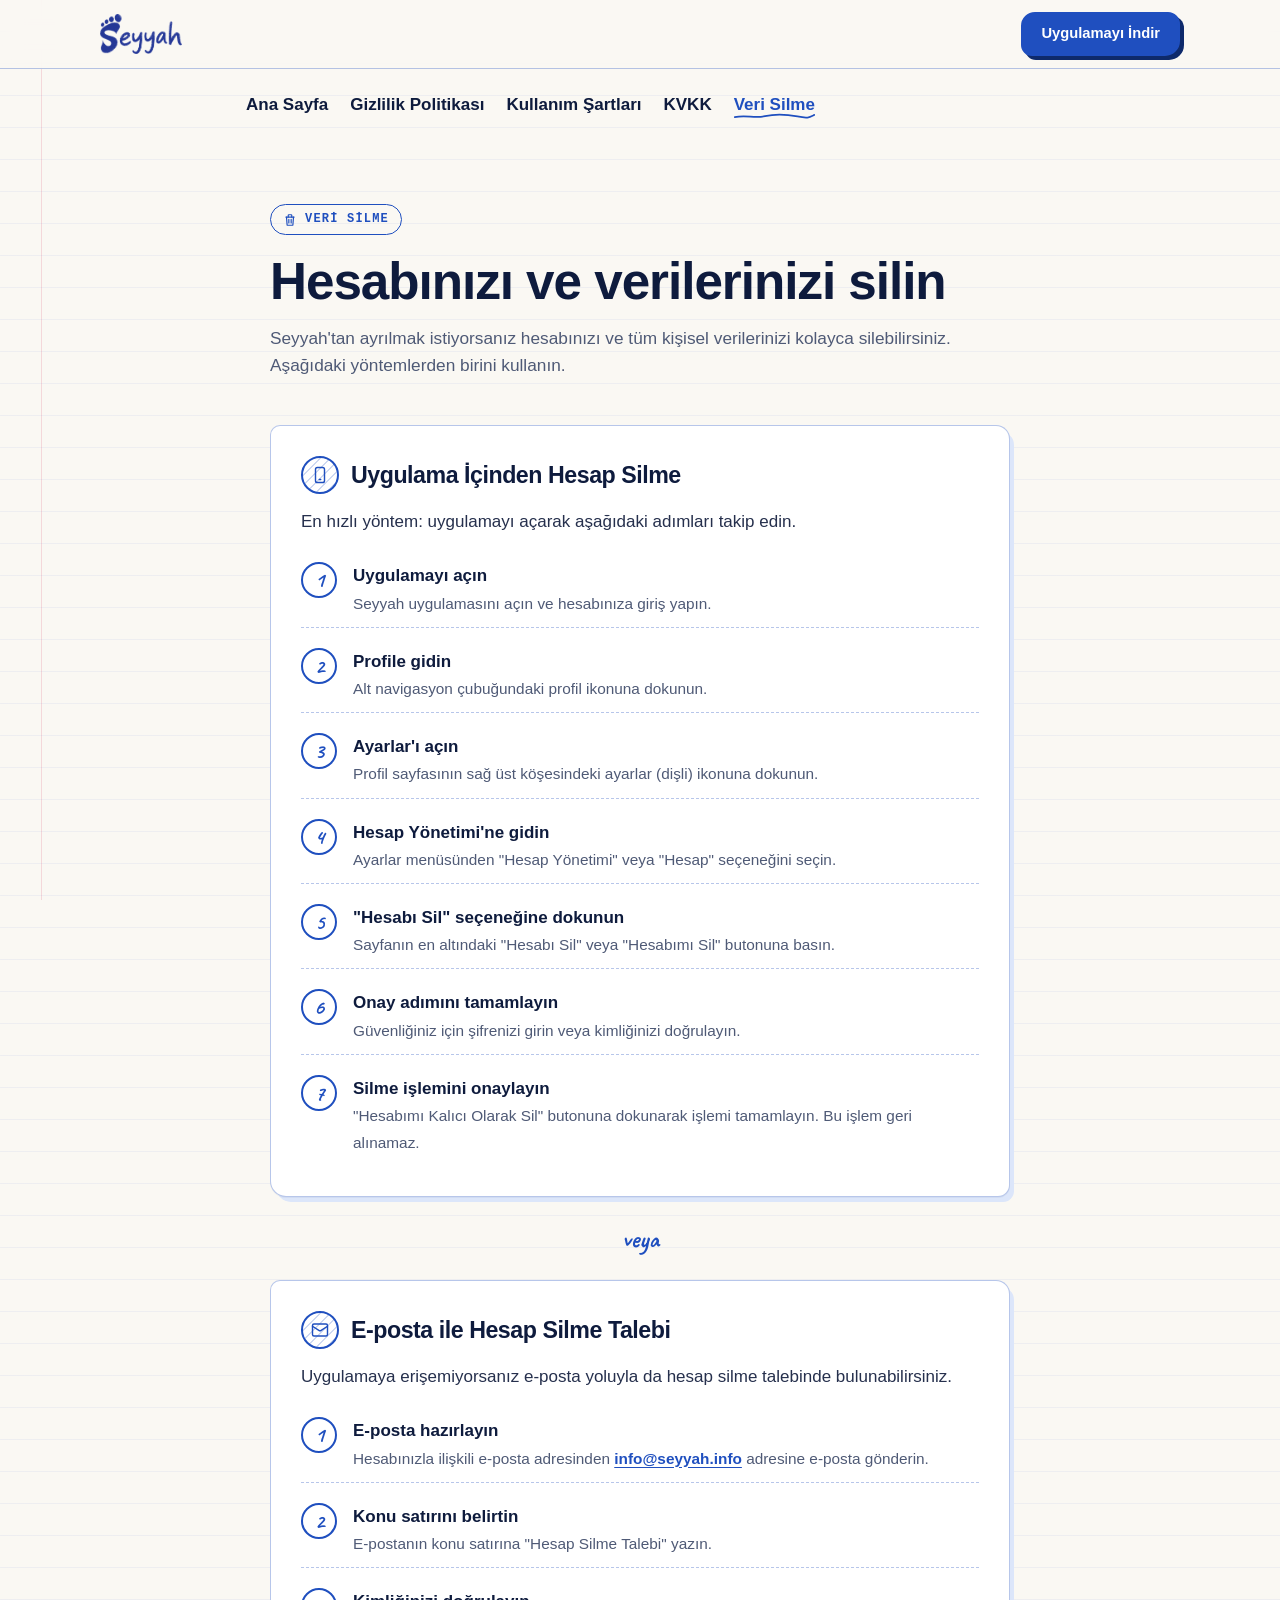
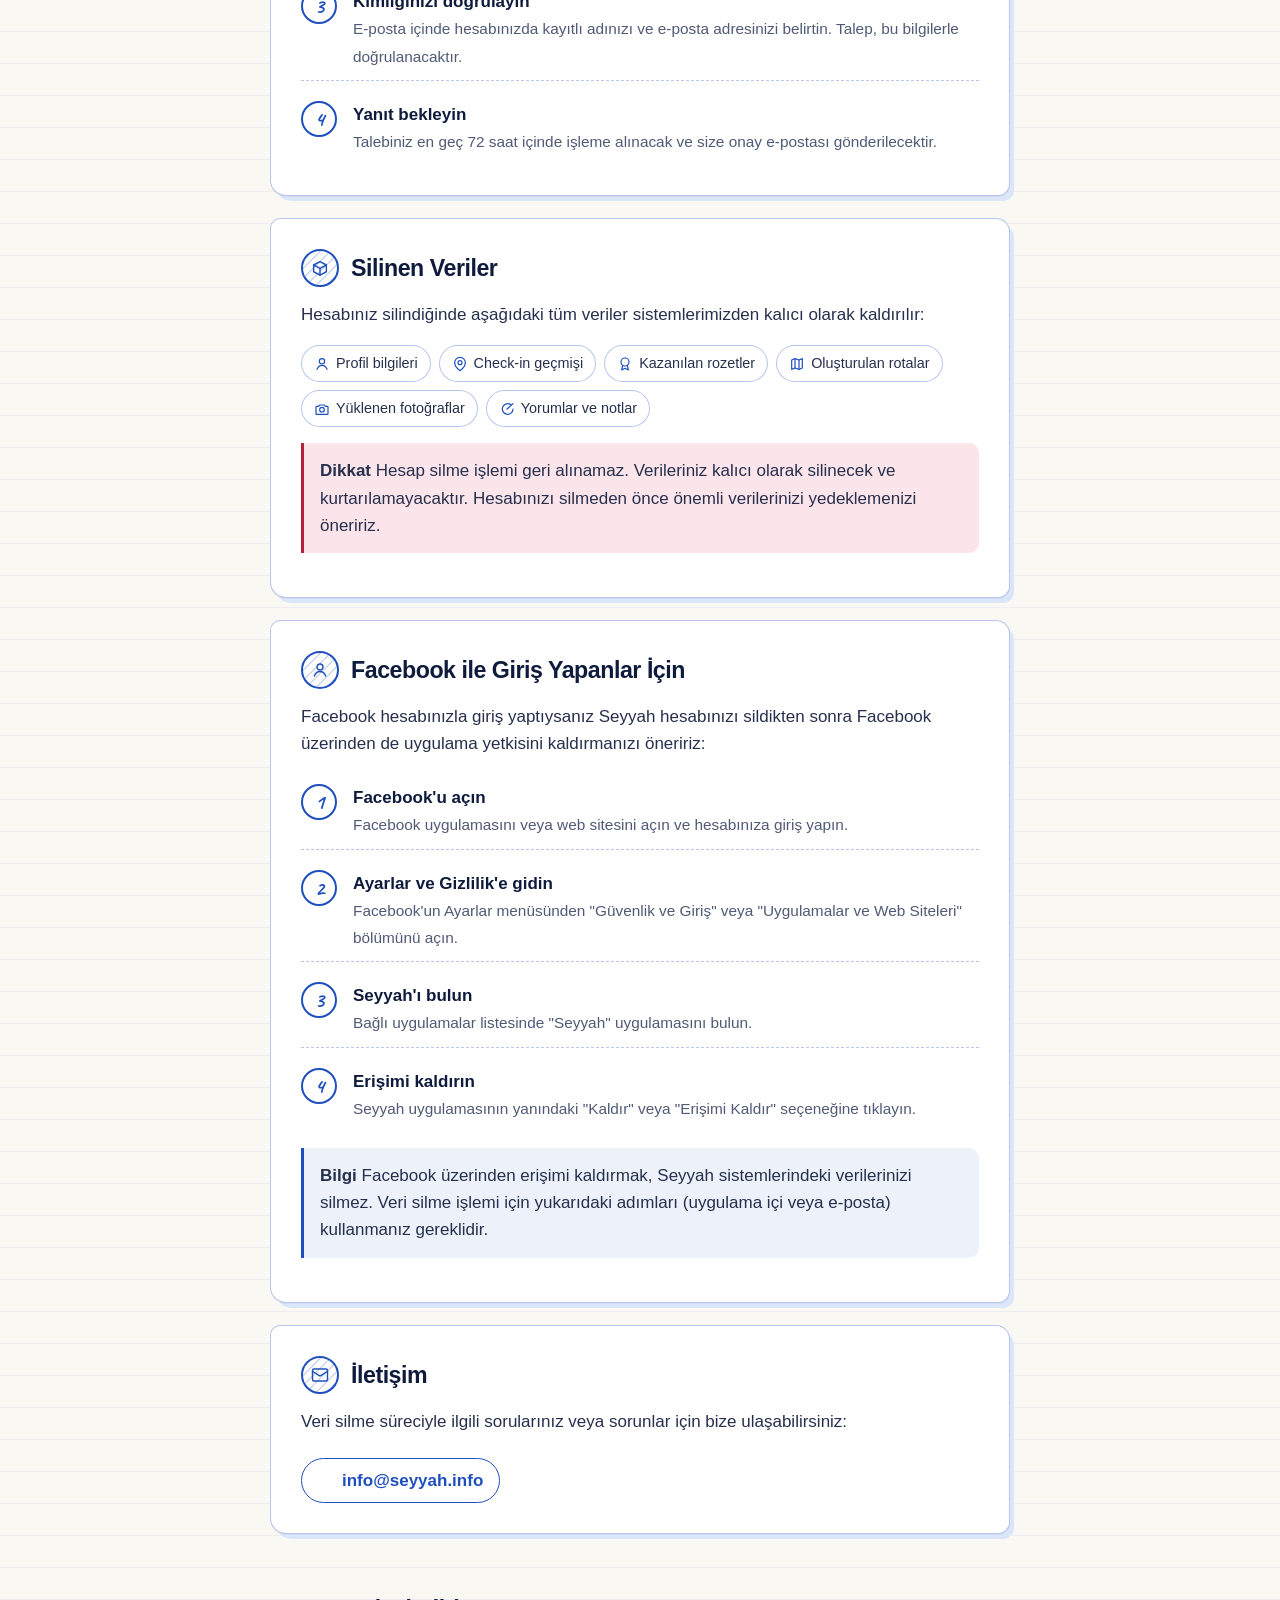
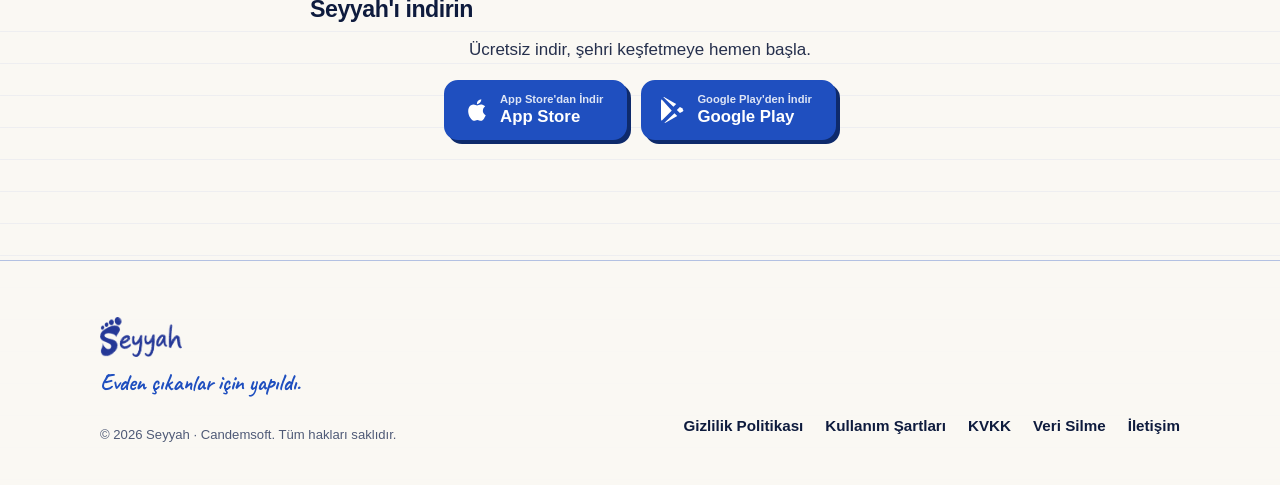
<file: veri_silme.html>
<!doctype html>
<html lang="tr">
<head>
  <meta charset="utf-8">
  <meta name="viewport" content="width=device-width, initial-scale=1">
  <title>Veri Silme — Seyyah</title>
  <meta name="description" content="Seyyah hesabınızı ve kişisel verilerinizi nasıl sileceğinizi öğrenin.">
  <link rel="canonical" href="https://seyyah.info/veri_silme">
  <meta name="theme-color" content="#faf8f3">
  <meta property="og:title" content="Veri Silme — Seyyah">
  <meta property="og:description" content="Seyyah hesabınızı ve kişisel verilerinizi nasıl sileceğinizi öğrenin.">
  <meta property="og:url" content="https://seyyah.info/veri_silme">
  <meta property="og:image" content="https://seyyah.info/assets/icon.png">
  <link rel="icon" type="image/png" href="assets/favicon.png?v=202610302020">
  <link rel="preload" href="assets/fonts/caveat-latin.woff2" as="font" type="font/woff2" crossorigin>
  <link rel="preload" href="assets/fonts/caveat-latin-ext.woff2" as="font" type="font/woff2" crossorigin>
  <link rel="stylesheet" href="assets/css/site.css?v=202610302031">
</head>
<body class="legal">
<a class="skip-link" href="#icerik">İçeriğe geç</a>
<header class="nav scrolled">
  <div class="wrap nav-inner">
    <a class="brand" href="./" aria-label="Seyyah ana sayfa"><img class="brand-word" src="assets/logo-yazi.png?v=202610302020" alt="Seyyah" width="99" height="48"></a>
    <a class="btn btn-primary nav-cta" style="display:inline-flex;margin-left:auto" href="./#indir">Uygulamayı İndir</a>
  </div>
</header>
<main id="icerik">
<div class="wrap" style="max-width:868px;padding-top:22px">
  <nav aria-label="Yasal sayfalar">
    <ul class="legal-nav">
      <li><a class="u-draw" href="./">Ana Sayfa</a></li>
      <li><a class="u-draw" href="gizlilik_politikasi">Gizlilik Politikası</a></li>
      <li><a class="u-draw" href="kullanim_sartlari">Kullanım Şartları</a></li>
      <li><a class="u-draw" href="kvkk">KVKK</a></li>
      <li><a class="u-draw" href="veri_silme" aria-current="page">Veri Silme</a></li>
    </ul>
  </nav>
</div>
<!-- içerik: seyyah.info/veri_silme sayfasından birebir -->
<header class="legal-hero">
  <div class="container">
    <span class="legal-badge"><svg width="14" height="14" viewBox="0 0 24 24" fill="none" stroke="currentColor" stroke-width="2" stroke-linecap="round" stroke-linejoin="round"><path d="M5 7h14"/><path d="M10 11v6M14 11v6"/><path d="M6 7l1 13a1 1 0 0 0 1 1h8a1 1 0 0 0 1-1l1-13"/><path d="M9 7V4a1 1 0 0 1 1-1h4a1 1 0 0 1 1 1v3"/></svg>Veri Silme</span>
    <h1>Hesabınızı ve verilerinizi silin</h1>
    <p>Seyyah'tan ayrılmak istiyorsanız hesabınızı ve tüm kişisel verilerinizi kolayca silebilirsiniz. Aşağıdaki yöntemlerden birini kullanın.</p>
  </div>
</header>

<div class="legal-content">
  <div class="container" style="max-width:760px;">

  <div class="card">
    <h2><span class="icon-badge"><svg width="18" height="18" viewBox="0 0 24 24" fill="none" stroke="currentColor" stroke-width="1.9" stroke-linecap="round" stroke-linejoin="round"><rect x="6" y="2" width="12" height="20" rx="2.5"/><path d="M11 18h2"/></svg></span>Uygulama İçinden Hesap Silme</h2>

    <p>En hızlı yöntem: uygulamayı açarak aşağıdaki adımları takip edin.</p>
    <div class="steps">
      <div class="step">
        <div class="step-num">1</div>
        <div class="step-body"><strong>Uygulamayı açın</strong><span>Seyyah uygulamasını açın ve hesabınıza giriş yapın.</span></div>
      </div>
      <div class="step">
        <div class="step-num">2</div>
        <div class="step-body"><strong>Profile gidin</strong><span>Alt navigasyon çubuğundaki profil ikonuna dokunun.</span></div>
      </div>
      <div class="step">
        <div class="step-num">3</div>
        <div class="step-body"><strong>Ayarlar'ı açın</strong><span>Profil sayfasının sağ üst köşesindeki ayarlar (dişli) ikonuna dokunun.</span></div>
      </div>
      <div class="step">
        <div class="step-num">4</div>
        <div class="step-body"><strong>Hesap Yönetimi'ne gidin</strong><span>Ayarlar menüsünden "Hesap Yönetimi" veya "Hesap" seçeneğini seçin.</span></div>
      </div>
      <div class="step">
        <div class="step-num">5</div>
        <div class="step-body"><strong>"Hesabı Sil" seçeneğine dokunun</strong><span>Sayfanın en altındaki "Hesabı Sil" veya "Hesabımı Sil" butonuna basın.</span></div>
      </div>
      <div class="step">
        <div class="step-num">6</div>
        <div class="step-body"><strong>Onay adımını tamamlayın</strong><span>Güvenliğiniz için şifrenizi girin veya kimliğinizi doğrulayın.</span></div>
      </div>
      <div class="step">
        <div class="step-num">7</div>
        <div class="step-body"><strong>Silme işlemini onaylayın</strong><span>"Hesabımı Kalıcı Olarak Sil" butonuna dokunarak işlemi tamamlayın. Bu işlem geri alınamaz.</span></div>
      </div>
    </div>
  </div>

    <div class="divider-or">veya</div>

  <div class="card">
    <h2><span class="icon-badge"><svg width="18" height="18" viewBox="0 0 24 24" fill="none" stroke="currentColor" stroke-width="1.9" stroke-linecap="round" stroke-linejoin="round"><rect x="2" y="4" width="20" height="16" rx="2"/><path d="m22 7-8.97 5.7a1.94 1.94 0 0 1-2.06 0L2 7"/></svg></span>E-posta ile Hesap Silme Talebi</h2>

    <p>Uygulamaya erişemiyorsanız e-posta yoluyla da hesap silme talebinde bulunabilirsiniz.</p>
    <div class="steps">
      <div class="step">
        <div class="step-num">1</div>
        <div class="step-body"><strong>E-posta hazırlayın</strong><span>Hesabınızla ilişkili e-posta adresinden <a href="mailto:info@seyyah.info" class="inline-link">info@seyyah.info</a> adresine e-posta gönderin.</span></div>
      </div>
      <div class="step">
        <div class="step-num">2</div>
        <div class="step-body"><strong>Konu satırını belirtin</strong><span>E-postanın konu satırına "Hesap Silme Talebi" yazın.</span></div>
      </div>
      <div class="step">
        <div class="step-num">3</div>
        <div class="step-body"><strong>Kimliğinizi doğrulayın</strong><span>E-posta içinde hesabınızda kayıtlı adınızı ve e-posta adresinizi belirtin. Talep, bu bilgilerle doğrulanacaktır.</span></div>
      </div>
      <div class="step">
        <div class="step-num">4</div>
        <div class="step-body"><strong>Yanıt bekleyin</strong><span>Talebiniz en geç 72 saat içinde işleme alınacak ve size onay e-postası gönderilecektir.</span></div>
      </div>
    </div>
  </div>

  <div class="card">
    <h2><span class="icon-badge"><svg width="18" height="18" viewBox="0 0 24 24" fill="none" stroke="currentColor" stroke-width="1.9" stroke-linecap="round" stroke-linejoin="round"><path d="M3.5 8 12 3.5 20.5 8 12 12.5 3.5 8Z"/><path d="M3.5 8v9L12 21.5 20.5 17V8"/><path d="M12 12.5V21.5"/></svg></span>Silinen Veriler</h2>

    <p>Hesabınız silindiğinde aşağıdaki tüm veriler sistemlerimizden kalıcı olarak kaldırılır:</p>
    <div class="chip-grid">
      <div class="chip"><svg width="16" height="16" viewBox="0 0 24 24" fill="none" stroke="currentColor" stroke-width="1.8" stroke-linecap="round" stroke-linejoin="round"><circle cx="12" cy="8" r="4"/><path d="M4.5 20c1.5-4 5-6 7.5-6s6 2 7.5 6"/></svg>Profil bilgileri</div>
      <div class="chip"><svg width="16" height="16" viewBox="0 0 24 24" fill="none" stroke="currentColor" stroke-width="1.8" stroke-linecap="round" stroke-linejoin="round"><path d="M12 2C7.6 2 4 5.6 4 10c0 6 8 12 8 12s8-6 8-12c0-4.4-3.6-8-8-8Z"/><circle cx="12" cy="10" r="3"/></svg>Check-in geçmişi</div>
      <div class="chip"><svg width="16" height="16" viewBox="0 0 24 24" fill="none" stroke="currentColor" stroke-width="1.8" stroke-linecap="round" stroke-linejoin="round"><circle cx="12" cy="9" r="6"/><path d="M8.5 14 7 21l5-2.5L17 21l-1.5-7"/></svg>Kazanılan rozetler</div>
      <div class="chip"><svg width="16" height="16" viewBox="0 0 24 24" fill="none" stroke="currentColor" stroke-width="1.8" stroke-linecap="round" stroke-linejoin="round"><path d="M9 4 4 6v14l5-2 6 2 5-2V4l-5 2-6-2Z"/><path d="M9 4v14M15 6v14"/></svg>Oluşturulan rotalar</div>
      <div class="chip"><svg width="16" height="16" viewBox="0 0 24 24" fill="none" stroke="currentColor" stroke-width="1.8" stroke-linecap="round" stroke-linejoin="round"><path d="M4 8h3l1.5-2h7L17 8h3a1 1 0 0 1 1 1v10a1 1 0 0 1-1 1H4a1 1 0 0 1-1-1V9a1 1 0 0 1 1-1Z"/><circle cx="12" cy="13" r="3.5"/></svg>Yüklenen fotoğraflar</div>
      <div class="chip"><svg width="16" height="16" viewBox="0 0 24 24" fill="none" stroke="currentColor" stroke-width="1.8" stroke-linecap="round" stroke-linejoin="round"><path d="M21 12a8 8 0 1 1-3.2-6.4"/><path d="M21 4 12 12"/></svg>Yorumlar ve notlar</div>
    </div>
    <div class="callout warn" style="margin-top:16px;">
      <strong>Dikkat</strong>
      Hesap silme işlemi geri alınamaz. Verileriniz kalıcı olarak silinecek ve kurtarılamayacaktır. Hesabınızı silmeden önce önemli verilerinizi yedeklemenizi öneririz.
    </div>

  </div>

  <div class="card">
    <h2><span class="icon-badge"><svg width="18" height="18" viewBox="0 0 24 24" fill="none" stroke="currentColor" stroke-width="1.9" stroke-linecap="round" stroke-linejoin="round"><circle cx="12" cy="8" r="4"/><path d="M4.5 20c1.5-4 5-6 7.5-6s6 2 7.5 6"/></svg></span>Facebook ile Giriş Yapanlar İçin</h2>

    <p>Facebook hesabınızla giriş yaptıysanız Seyyah hesabınızı sildikten sonra Facebook üzerinden de uygulama yetkisini kaldırmanızı öneririz:</p>
    <div class="steps">
      <div class="step">
        <div class="step-num">1</div>
        <div class="step-body"><strong>Facebook'u açın</strong><span>Facebook uygulamasını veya web sitesini açın ve hesabınıza giriş yapın.</span></div>
      </div>
      <div class="step">
        <div class="step-num">2</div>
        <div class="step-body"><strong>Ayarlar ve Gizlilik'e gidin</strong><span>Facebook'un Ayarlar menüsünden "Güvenlik ve Giriş" veya "Uygulamalar ve Web Siteleri" bölümünü açın.</span></div>
      </div>
      <div class="step">
        <div class="step-num">3</div>
        <div class="step-body"><strong>Seyyah'ı bulun</strong><span>Bağlı uygulamalar listesinde "Seyyah" uygulamasını bulun.</span></div>
      </div>
      <div class="step">
        <div class="step-num">4</div>
        <div class="step-body"><strong>Erişimi kaldırın</strong><span>Seyyah uygulamasının yanındaki "Kaldır" veya "Erişimi Kaldır" seçeneğine tıklayın.</span></div>
      </div>
    </div>
    <div class="callout" style="margin-top:16px;">
      <strong>Bilgi</strong>
      Facebook üzerinden erişimi kaldırmak, Seyyah sistemlerindeki verilerinizi silmez. Veri silme işlemi için yukarıdaki adımları (uygulama içi veya e-posta) kullanmanız gereklidir.
    </div>

  </div>

  <div class="card">
    <h2><span class="icon-badge"><svg width="18" height="18" viewBox="0 0 24 24" fill="none" stroke="currentColor" stroke-width="1.9" stroke-linecap="round" stroke-linejoin="round"><rect x="2" y="4" width="20" height="16" rx="2"/><path d="m22 7-8.97 5.7a1.94 1.94 0 0 1-2.06 0L2 7"/></svg></span>İletişim</h2>

    <p>Veri silme süreciyle ilgili sorularınız veya sorunlar için bize ulaşabilirsiniz:</p>
    <a href="mailto:info@seyyah.info" class="contact-pill"><svg width="16" height="16" viewBox="0 0 24 24" fill="none" stroke="var(--on-blue)" stroke-width="2" stroke-linecap="round" stroke-linejoin="round"><rect x="2" y="4" width="20" height="16" rx="2"/><path d="m22 7-8.97 5.7a1.94 1.94 0 0 1-2.06 0L2 7"/></svg>info@seyyah.info</a>

  </div>


<div class="promo">
  <h2>Seyyah'ı indirin</h2>
  <p>Ücretsiz indir, şehri keşfetmeye hemen başla.</p>
  <div class="store-buttons">
    <a href="https://apps.apple.com/tr/app/seyyah-ke%C5%9Ffet-karar-ver-git/id6761266829?l=tr" class="btn-store" target="_blank" rel="noopener">
      <svg viewBox="0 0 24 24" fill="currentColor"><path d="M18.71 19.5c-.83 1.24-1.71 2.45-3.05 2.47-1.34.03-1.77-.79-3.29-.79-1.53 0-2 .77-3.27.82-1.31.05-2.3-1.32-3.14-2.53C4.25 17 2.94 12.45 4.7 9.39c.87-1.52 2.43-2.48 4.12-2.51 1.28-.02 2.5.87 3.29.87.78 0 2.26-1.07 3.8-.91.65.03 2.47.26 3.64 1.98-.09.06-2.17 1.28-2.15 3.81.03 3.02 2.65 4.03 2.68 4.04-.03.07-.42 1.44-1.38 2.83M13 3.5c.73-.83 1.94-1.46 2.94-1.5.13 1.17-.34 2.35-1.04 3.19-.69.85-1.83 1.51-2.95 1.42-.15-1.15.41-2.35 1.05-3.11z"/></svg>
      <div class="btn-store-text"><small>App Store'dan İndir</small><strong>App Store</strong></div>
    </a>
    <a href="https://play.google.com/store/apps/details?id=com.candemsoft.seyyah" class="btn-store" target="_blank" rel="noopener">
      <svg viewBox="0 0 24 24" fill="currentColor"><path d="M3.18 23.76c.3.17.64.17.96 0l10.87-6.29-2.56-2.55-9.27 8.84zM.49 2.2C.18 2.54 0 3.06 0 3.73v16.53c0 .67.18 1.19.49 1.53l.08.07 9.27-9.26v-.22L.57 2.13l-.08.07zM20.08 10.65l-2.61-1.51-2.87 2.87 2.87 2.87 2.63-1.52c.75-.43.75-1.14-.02-1.71zM3.18.24L14.05 6.53l-2.56 2.56L2.22.25c.32-.18.64-.18.96-.01z"/></svg>
      <div class="btn-store-text"><small>Google Play'den İndir</small><strong>Google Play</strong></div>
    </a>
  </div>
</div>

  </div>
</div>
</main>
<footer class="footer">
  <div class="wrap footer-grid">
    <div>
      <a class="brand" href="./"><img class="brand-word" src="assets/logo-yazi.png?v=202610302020" alt="Seyyah" width="99" height="48" loading="lazy"></a>
      <p class="made">Evden çıkanlar için yapıldı.</p>
      <small>© 2026 Seyyah · Candemsoft. Tüm hakları saklıdır.</small>
    </div>
    <nav aria-label="Alt menü">
      <ul>
        <li><a class="u-draw" href="gizlilik_politikasi">Gizlilik Politikası</a></li>
        <li><a class="u-draw" href="kullanim_sartlari">Kullanım Şartları</a></li>
        <li><a class="u-draw" href="kvkk">KVKK</a></li>
        <li><a class="u-draw" href="veri_silme">Veri Silme</a></li>
        <li><a class="u-draw" href="mailto:info@seyyah.info">İletişim</a></li>
      </ul>
    </nav>
  </div>
</footer>
</body>
</html>
</file>
<file: assets/css/site.css>
/* Seyyah — mavi mürekkep karakalem teması
   Mobil öncelikli. Renkler tek aile: mürekkep mavisi. Yeşil (Özel Not) ve
   kırmızı (Favorile) yalnızca ilgili özellikte kullanılır. */

/* Caveat (SIL OFL 1.1) — repoda barındırılıyor; değişken font, 600–700 aynı dosya */
@font-face { font-family: "Caveat"; font-style: normal; font-weight: 400 700; font-display: swap;
  src: url("../fonts/caveat-latin.woff2") format("woff2");
  unicode-range: U+0000-00FF, U+0131, U+0152-0153, U+02BB-02BC, U+02C6, U+02DA, U+02DC, U+0304, U+0308, U+0329, U+2000-206F, U+20AC, U+2122, U+2191, U+2193, U+2212, U+2215, U+FEFF, U+FFFD; }
@font-face { font-family: "Caveat"; font-style: normal; font-weight: 400 700; font-display: swap;
  src: url("../fonts/caveat-latin-ext.woff2") format("woff2");
  unicode-range: U+0100-02BA, U+02BD-02C5, U+02C7-02CC, U+02CE-02D7, U+02DD-02FF, U+0304, U+0308, U+0329, U+1D00-1DBF, U+1E00-1E9F, U+1EF2-1EFF, U+2020, U+20A0-20AB, U+20AD-20C4, U+2113, U+2C60-2C7F, U+A720-A7FF; }

:root {
  --paper: #faf8f3;
  --paper-white: #ffffff;
  --ink: #1f4fbf;
  --ink-deep: #0e2a6b;
  --ink-soft: #dce6fa;
  --ink-faint: rgba(31, 79, 191, 0.08);
  --ink-line: rgba(31, 79, 191, 0.32);
  --title: #0e1b3d;
  --text: #26304d;
  --muted: #4f5a76;
  --note: #15703f;          /* Özel Not */
  --note-soft: #e3f4ea;
  --fav: #b5203f;           /* Favorile */
  --fav-soft: #fbe4ea;
  --rare: #7c3aed;
  --epic: #db2777;

  --f-sans: -apple-system, BlinkMacSystemFont, "SF Pro Display", "Segoe UI", Roboto, "Helvetica Neue", Arial, sans-serif;
  --f-hand: "Caveat", "Kalam", "Segoe Print", cursive;
  --f-mono: ui-monospace, "SF Mono", SFMono-Regular, Menlo, Consolas, monospace;

  --wrap: 1160px;
  --gutter: clamp(16px, 4vw, 40px);
  --radius: 10px 14px 12px 16px;
  --shadow: 0 1px 0 rgba(14, 42, 107, 0.05), 5px 6px 0 -1px var(--ink-soft);
  --line-gap: 32px;
  --hatch: repeating-linear-gradient(-45deg, rgba(31, 79, 191, 0.22) 0 1.2px, transparent 1.2px 7px);
  --hatch-x: repeating-linear-gradient(45deg, rgba(31, 79, 191, 0.16) 0 1px, transparent 1px 7px),
             repeating-linear-gradient(-45deg, rgba(31, 79, 191, 0.16) 0 1px, transparent 1px 7px);
  --scribble: url("data:image/svg+xml,%3Csvg xmlns='http://www.w3.org/2000/svg' viewBox='0 0 120 10' preserveAspectRatio='none'%3E%3Cpath d='M1 6.5C18 3 30 8.5 46 5.2S78 2.8 94 5.6 112 6.6 119 3.6' fill='none' stroke='%231f4fbf' stroke-width='2.2' stroke-linecap='round'/%3E%3C/svg%3E");
}

*, *::before, *::after { box-sizing: border-box; }
html { -webkit-text-size-adjust: 100%; scroll-behavior: smooth; scroll-padding-top: 80px; }
@media (prefers-reduced-motion: reduce) { html { scroll-behavior: auto; } }

body {
  margin: 0;
  font-family: var(--f-sans);
  font-size: 17px;
  line-height: 1.6;
  color: var(--text);
  background-color: var(--paper);
  background-image: linear-gradient(to bottom, transparent calc(var(--line-gap) - 1px), rgba(31, 79, 191, 0.055) calc(var(--line-gap) - 1px), rgba(31, 79, 191, 0.055) var(--line-gap));
  background-size: 100% var(--line-gap);
  overflow-x: hidden;
  -webkit-font-smoothing: antialiased;
}
/* defter marj çizgisi */
body::before {
  content: "";
  position: fixed;
  inset: 0 auto 0 clamp(10px, 3.2vw, 56px);
  width: 1.5px;
  background: rgba(214, 50, 90, 0.16);
  pointer-events: none;
  z-index: 0;
}
@media (max-width: 699px) { body::before { display: none; } }

img, svg { max-width: 100%; }
img { height: auto; display: block; }
a { color: var(--ink); text-underline-offset: 3px; }
a:hover { color: var(--ink-deep); }
button { font: inherit; color: inherit; }
:focus-visible { outline: 2.5px dashed var(--ink); outline-offset: 3px; border-radius: 4px; }

.sr-only {
  position: absolute !important; width: 1px; height: 1px; padding: 0; margin: -1px;
  overflow: hidden; clip: rect(0 0 0 0); white-space: nowrap; border: 0;
}
.skip-link {
  position: absolute; left: 12px; top: -60px; z-index: 100;
  background: var(--ink); color: #fff; padding: 10px 16px; border-radius: 8px; font-weight: 700;
}
.skip-link:focus { top: 12px; color: #fff; }

.wrap { width: 100%; max-width: var(--wrap); margin: 0 auto; padding: 0 var(--gutter); position: relative; z-index: 1; }

/* ---------- tipografi ---------- */
h1, h2, h3, h4 { color: var(--title); margin: 0; line-height: 1.12; letter-spacing: -0.02em; font-weight: 800; }
h1 { font-size: clamp(2.5rem, 9vw, 4.75rem); }
h2 { font-size: clamp(1.95rem, 5.4vw, 3.15rem); }
h3 { font-size: clamp(1.15rem, 2.4vw, 1.35rem); letter-spacing: -0.01em; }
p { margin: 0 0 1em; }
.hand { font-family: var(--f-hand); font-weight: 700; color: var(--ink); letter-spacing: 0; }
.mono { font-family: var(--f-mono); font-size: 0.78rem; letter-spacing: 0.06em; text-transform: uppercase; }
.lead { font-size: clamp(1.05rem, 2.2vw, 1.2rem); color: var(--muted); max-width: 40em; }
.muted { color: var(--muted); }

.eyebrow {
  display: inline-flex; align-items: center; gap: 10px;
  font-family: var(--f-mono); font-size: 0.75rem; letter-spacing: 0.12em; text-transform: uppercase;
  color: var(--ink); font-weight: 600; margin-bottom: 18px;
}
.eyebrow::before { content: ""; width: 26px; height: 2px; background: var(--ink); border-radius: 2px; transform: rotate(-4deg); }

.section { position: relative; padding: clamp(56px, 8vw, 104px) 0; }
.section-head { max-width: 760px; margin-bottom: clamp(36px, 6vw, 64px); }
.section-head h2 .hand { display: block; font-size: 1.12em; line-height: 1.05; margin-top: 4px; }
.section-head .lead { margin-top: 18px; }
.center { text-align: center; margin-left: auto; margin-right: auto; }
.center .eyebrow { justify-content: center; }

.sample-note {
  display: inline-flex; align-items: center; gap: 8px;
  font-family: var(--f-mono); font-size: 0.72rem; letter-spacing: 0.04em; color: var(--muted);
  margin-top: 18px;
}
.sample-note::before { content: "※"; color: var(--ink); }

/* el çizimi alt çizgi (linkler ve butonlar) */
.u-draw {
  background-image: var(--scribble);
  background-repeat: no-repeat;
  background-position: 0 100%;
  background-size: 0% 8px;
  padding-bottom: 6px;
  text-decoration: none;
  transition: background-size 0.4s cubic-bezier(.6, .1, .2, 1);
}
.u-draw:hover, .u-draw:focus-visible, .u-draw[aria-current="true"] { background-size: 100% 8px; }
.u-always { background-image: var(--scribble); background-repeat: no-repeat; background-position: 0 100%; background-size: 100% 0.32em; padding-bottom: 0.08em; }

/* ---------- butonlar ---------- */
.btn {
  --b: var(--ink);
  position: relative; display: inline-flex; align-items: center; justify-content: center; gap: 10px;
  min-height: 52px; padding: 12px 24px;
  border: 2px solid var(--b); border-radius: 14px 12px 15px 11px;
  font-weight: 750; font-size: 1rem; text-decoration: none; cursor: pointer;
  transition: transform 0.18s ease, box-shadow 0.18s ease, background-color 0.18s ease;
  -webkit-tap-highlight-color: transparent;
}
.btn::after { /* butonun altını kalemle çiz */
  content: ""; position: absolute; left: 14px; right: 14px; bottom: -12px; height: 8px;
  background: var(--scribble) no-repeat 0 0 / 0% 100%;
  transition: background-size 0.45s cubic-bezier(.6, .1, .2, 1);
}
.btn:hover::after, .btn:focus-visible::after { background-size: 100% 100%; }
.btn-primary { background: var(--ink); color: #fff; box-shadow: 4px 4px 0 var(--ink-deep); }
.btn-primary:hover { color: #fff; transform: translate(-1px, -1px); box-shadow: 6px 6px 0 var(--ink-deep); }
.btn-primary:active { transform: translate(2px, 2px); box-shadow: 1px 1px 0 var(--ink-deep); }
.btn-ghost { background: var(--paper-white); color: var(--ink); }
.btn-ghost:hover { background: var(--ink-soft); color: var(--ink-deep); }
.btn svg { width: 22px; height: 22px; flex: none; }

.store-buttons { display: flex; flex-wrap: wrap; gap: 14px; }
.btn-store { min-height: 60px; padding: 10px 22px 10px 18px; text-align: left; }
.btn-store small { display: block; font-size: 0.7rem; font-weight: 600; opacity: 0.85; line-height: 1.2; }
.btn-store strong { display: block; font-size: 1.05rem; line-height: 1.2; }
.btn-store svg { width: 26px; height: 26px; }

/* ---------- kâğıt kart ---------- */
.paper {
  background: var(--paper-white);
  border: 1.5px solid var(--ink-line);
  border-radius: var(--radius);
  box-shadow: var(--shadow);
  position: relative;
}
.tape::before {
  content: ""; position: absolute; top: -12px; left: 50%; width: 86px; height: 24px;
  transform: translateX(-50%) rotate(-3deg);
  background: rgba(220, 230, 250, 0.85);
  border-left: 1px dashed rgba(31, 79, 191, 0.25); border-right: 1px dashed rgba(31, 79, 191, 0.25);
  box-shadow: 0 1px 2px rgba(14, 42, 107, 0.08);
}

/* SVG çizim sınıfları */
.ink { fill: none; stroke: var(--ink); stroke-width: 2.2; stroke-linecap: round; stroke-linejoin: round; }
.ink-thin { stroke-width: 1.4; }
.ink-deep { stroke: var(--ink-deep); }
.ink-dash { stroke-dasharray: 2 9; }
.ink-fill { fill: var(--ink); stroke: none; }
.wobble { filter: url(#wobble); }
.hatch-fill { fill: url(#hatch); }
/* çizim animasyonu: JS pathLength=1 atar */
/* boşluk >1 ve ofset >1: yuvarlak uçların başlangıçta nokta bırakmaması için */
.js .draw [data-draw] { stroke-dasharray: 1 1.1; stroke-dashoffset: 1.05; }
.js.reduced .draw [data-draw], .no-anim .draw [data-draw] { stroke-dasharray: none; stroke-dashoffset: 0; }
.js [data-reveal] { opacity: 0; transform: translateY(18px); }
.js.reduced [data-reveal], .no-anim [data-reveal] { opacity: 1; transform: none; }

/* ---------- üst menü ---------- */
.nav {
  position: sticky; top: 0; z-index: 50;
  background: rgba(250, 248, 243, 0.9);
  -webkit-backdrop-filter: blur(10px); backdrop-filter: blur(10px);
  border-bottom: 1.5px solid transparent;
  transition: border-color 0.25s ease;
}
.nav.scrolled { border-bottom-color: var(--ink-line); }
.nav-inner { display: flex; align-items: center; gap: 20px; min-height: 68px; }
.brand { display: inline-flex; align-items: center; gap: 10px; font-weight: 850; font-size: 1.3rem; color: var(--title); text-decoration: none; letter-spacing: -0.02em; }
.brand img { width: 36px; height: 36px; }
.brand img.brand-word { width: auto; height: 40px; }
.nav-links { display: none; list-style: none; margin: 0 0 0 auto; padding: 0; gap: 26px; }
.nav-links a { color: var(--title); font-weight: 650; font-size: 0.95rem; }
.nav-cta { display: none; min-height: 44px; padding: 8px 18px; font-size: 0.92rem; }
.nav-toggle {
  margin-left: auto; width: 48px; height: 48px; border: 2px solid var(--ink); border-radius: 12px;
  background: var(--paper-white); display: grid; place-items: center; cursor: pointer;
}
.nav-toggle svg { width: 24px; height: 24px; }
.mobile-menu {
  display: none; position: fixed; inset: 68px 0 auto 0; z-index: 49;
  background: var(--paper); border-bottom: 1.5px solid var(--ink-line);
  padding: 12px var(--gutter) 24px; box-shadow: 0 18px 30px -18px rgba(14, 42, 107, 0.3);
}
.mobile-menu.open { display: block; }
.mobile-menu a { display: block; padding: 13px 4px; font-size: 1.1rem; font-weight: 700; color: var(--title); text-decoration: none; border-bottom: 1px dashed var(--ink-line); }
.mobile-menu .btn { margin-top: 18px; width: 100%; border-bottom: 2px solid var(--ink); color: #fff; }
@media (min-width: 960px) {
  .nav-links { display: flex; }
  .nav-cta { display: inline-flex; }
  .nav-toggle, .mobile-menu, .mobile-menu.open { display: none; }
}

/* ---------- hero ---------- */
.hero { padding: clamp(36px, 7vw, 90px) 0 clamp(64px, 9vw, 110px); }
.hero-grid { display: grid; gap: 48px; align-items: center; }
.hero h1 .hand { display: block; font-size: 0.92em; line-height: 1.08; margin-top: 6px; font-weight: 700; }
.hero h1 .hand .u-always { background-size: 100% 0.28em; }
.hero .lead { margin: 22px 0 30px; }
.hero-cta { display: flex; flex-wrap: wrap; gap: 16px 14px; }
.hero-stats { display: grid; grid-template-columns: repeat(3, minmax(0, 1fr)); gap: 12px; margin: 40px 0 0; padding: 0; list-style: none; }
.hero-stats li { border-left: 2px solid var(--ink); padding: 2px 0 2px 12px; }
.hero-stats strong { display: block; font-size: clamp(1.6rem, 5vw, 2.2rem); color: var(--title); line-height: 1.1; font-weight: 850; }
.hero-stats span { font-size: 0.82rem; color: var(--muted); line-height: 1.3; display: block; }
.hero-slogan { margin-top: 26px; font-size: 1.45rem; }

.hero-art { position: relative; max-width: 560px; margin: 0 auto; width: 100%; }
.notebook {
  padding: 26px 22px 22px 34px; transform: rotate(-1.5deg);
  background-image: linear-gradient(to bottom, transparent 27px, rgba(31, 79, 191, 0.1) 27px, rgba(31, 79, 191, 0.1) 28px);
  background-size: 100% 28px; background-color: #fff;
}
.notebook::after { /* spiral delikleri */
  content: ""; position: absolute; left: 10px; top: 18px; bottom: 18px; width: 10px;
  background: radial-gradient(circle at 5px 5px, var(--paper) 3.2px, var(--ink-line) 3.6px, transparent 4.2px) 0 0 / 10px 26px repeat-y;
}
.hero-art svg.hero-svg { width: 100%; height: auto; display: block; overflow: visible; }
.hero-word { font-family: var(--f-hand); font-weight: 700; fill: var(--ink); }
.hero-polaroid {
  position: absolute; right: -6px; bottom: -34px; width: 42%; padding: 8px 8px 30px; background: #fff;
  border: 1.5px solid var(--ink-line); transform: rotate(5deg); box-shadow: var(--shadow);
}
.hero-polaroid figcaption { position: absolute; left: 0; right: 0; bottom: 4px; text-align: center; font-family: var(--f-hand); font-size: 1.15rem; color: var(--ink); }
@media (min-width: 960px) { .hero-grid { grid-template-columns: 1.05fr 0.95fr; gap: 56px; } }

/* uygulamanın karakalem çizimleri (assets/sketches) */
.drawing { position: relative; overflow: hidden; background: #fff; }
.drawing img { width: 100%; height: 100%; object-fit: cover; }

/* bölüm arka planında soluk karakalem sahne */
.sketch-bg { position: relative; }
.sketch-bg > .wrap { z-index: 1; }
/* arka plan çizimi, bölüm ekrana yaklaşınca yüklenir (site.js .bg-on ekler); hero hemen */
.sketch-bg:not(.bg-on):not(.hero)::before { background-image: none !important; }
.sketch-bg::before {
  content: ""; position: absolute; inset: 0; z-index: 0; pointer-events: none;
  background: url("../sketches/turkiye-rotasi.webp?v=202610302031") center bottom / min(1536px, 140%) auto no-repeat;
  opacity: 1; mix-blend-mode: multiply; filter: contrast(1.25) saturate(1.25);
  -webkit-mask-image: linear-gradient(to bottom, transparent 0, #000 30%, #000 80%, transparent 100%);
          mask-image: linear-gradient(to bottom, transparent 0, #000 30%, #000 80%, transparent 100%);
}
.sketch-istanbul::before { background-image: url("../sketches/istanbul.webp?v=202610302031"); background-position: center 85%; }
.sketch-karadeniz::before { background-image: url("../sketches/karadeniz-dogu.webp?v=202610302031"); background-position: center; }
.sketch-ege::before { background-image: url("../sketches/ege-akdeniz.webp?v=202610302031"); background-position: center; }
.sketch-flip::before { transform: scaleX(-1); }
/* yazının okunduğu bölümlerde çizim biraz daha soluk */
.sketch-soft::before { opacity: 0.5; }
@media (max-width: 699px) { .sketch-bg::before { background-size: 220% auto; } }

/* ---------- ayak izi geçişleri ---------- */
.trail { display: block; width: min(520px, 92%); height: 120px; margin: -36px auto; overflow: visible; color: var(--ink); position: relative; z-index: 1; }
.trail use { fill: currentColor; }

/* ---------- canlı akış ---------- */
.live-grid { display: grid; gap: 40px; align-items: center; }
.live-stack { position: relative; min-height: 330px; }
.live-note {
  position: absolute; left: 0; right: 0; padding: 16px 18px 16px 62px; background: #fff;
  border: 1.5px solid var(--ink-line); border-radius: 6px 12px 8px 14px; box-shadow: var(--shadow);
  display: block;
}
.live-note .avatar {
  position: absolute; left: 14px; top: 16px; width: 36px; height: 36px; border-radius: 50%;
  border: 2px solid var(--ink); display: grid; place-items: center; font-weight: 800; color: var(--ink);
  background: var(--hatch), #fff;
}
.live-note p { margin: 0; color: var(--title); font-weight: 600; line-height: 1.4; }
.live-note p b { color: var(--ink); }
.live-note small { display: block; font-family: var(--f-mono); font-size: 0.72rem; color: var(--muted); margin-top: 4px; }
.live-note:nth-child(1) { top: 0; transform: rotate(-1.2deg); }
.live-note:nth-child(2) { top: 108px; transform: rotate(0.8deg); }
.live-note:nth-child(3) { top: 216px; transform: rotate(-0.6deg); }
.live-pulse { display: inline-block; width: 10px; height: 10px; border-radius: 50%; background: var(--ink); margin-right: 8px; box-shadow: 0 0 0 0 rgba(31, 79, 191, 0.5); animation: pulse 1.8s infinite; vertical-align: 1px; }
@keyframes pulse { 70% { box-shadow: 0 0 0 10px rgba(31, 79, 191, 0); } 100% { box-shadow: 0 0 0 0 rgba(31, 79, 191, 0); } }
.live-controls { display: flex; align-items: center; gap: 12px; flex-wrap: wrap; margin-top: 8px; }
.chip-btn {
  display: inline-flex; align-items: center; gap: 8px; min-height: 44px; padding: 8px 14px;
  border: 1.5px solid var(--ink-line); border-radius: 999px; background: #fff; color: var(--ink);
  font-size: 0.88rem; font-weight: 650; cursor: pointer;
}
.chip-btn:hover { border-color: var(--ink); }
@media (min-width: 900px) { .live-grid { grid-template-columns: 0.9fr 1.1fr; gap: 64px; } }

/* ---------- neden seyyah ---------- */
.why-grid { display: grid; gap: 22px; }
.why-card { padding: 26px 24px 24px; }
.why-card svg { width: 72px; height: 72px; margin-bottom: 14px; overflow: visible; }
.why-card h3 { margin-bottom: 8px; }
.why-card p { margin: 0; color: var(--muted); font-size: 0.98rem; }
.why-card:nth-child(odd) { transform: rotate(-0.6deg); }
.why-card:nth-child(even) { transform: rotate(0.7deg); }
@media (min-width: 640px) { .why-grid { grid-template-columns: repeat(2, minmax(0, 1fr)); } }
@media (min-width: 1040px) { .why-grid { grid-template-columns: repeat(4, minmax(0, 1fr)); } }
.slogan-line { margin-top: clamp(40px, 6vw, 64px); text-align: center; font-size: clamp(1.6rem, 4.5vw, 2.3rem); }

/* ---------- hafta sonu rotası ---------- */
.route-wrap { display: grid; gap: 36px; align-items: center; }
.route-map { padding: 14px; overflow: hidden; }
.route-map svg { width: 100%; height: auto; display: block; overflow: visible; }
.route-map .iller path { fill: #fff; stroke: rgba(31, 79, 191, 0.28); stroke-width: 0.7; }
.route-map .iller path.on { fill: url(#hatch); stroke: var(--ink); stroke-width: 1.1; }
.route-line { fill: none; stroke: var(--ink); stroke-width: 3.2; stroke-linecap: round; stroke-dasharray: 3 9; }
.route-stops { list-style: none; margin: 0; padding: 0; display: grid; gap: 14px; counter-reset: stop; }
.route-stop { padding: 16px 18px 16px 64px; position: relative; }
.route-stop::before {
  counter-increment: stop; content: counter(stop);
  position: absolute; left: 16px; top: 16px; width: 34px; height: 34px; border-radius: 50%;
  border: 2px solid var(--ink); display: grid; place-items: center; font-family: var(--f-hand); font-size: 1.35rem; font-weight: 700; color: var(--ink);
}
.route-stop .when { font-family: var(--f-mono); font-size: 0.72rem; letter-spacing: 0.05em; color: var(--muted); text-transform: uppercase; }
.route-stop h3 { font-size: 1.12rem; margin: 2px 0 4px; }
.route-stop p { margin: 0; font-size: 0.95rem; color: var(--muted); }
.route-stop .gps { display: inline-flex; align-items: center; gap: 6px; margin-top: 8px; font-family: var(--f-hand); font-size: 1.25rem; color: var(--ink); font-weight: 700; }
.stamp {
  display: inline-grid; place-items: center; text-align: center;
  width: 150px; height: 150px; border-radius: 50%; border: 3px double var(--ink); color: var(--ink);
  transform: rotate(-12deg); font-weight: 850; letter-spacing: 0.04em; line-height: 1.1;
  background: radial-gradient(circle, transparent 58%, rgba(31, 79, 191, 0.07) 60%);
}
.stamp b { display: block; font-size: 1.2rem; text-transform: uppercase; }
.stamp span { display: block; font-size: 1.35rem; letter-spacing: 0.15em; }
.stamp small { font-family: var(--f-mono); font-size: 0.6rem; letter-spacing: 0.1em; text-transform: uppercase; }
.route-stamp { position: absolute; right: 4%; bottom: 4%; pointer-events: none; }
.route-map { position: relative; }
@media (max-width: 559px) { .route-stamp { width: 108px; height: 108px; } .route-stamp b { font-size: 0.9rem; } .route-stamp span { font-size: 1rem; } }
@media (min-width: 960px) { .route-wrap { grid-template-columns: 1.35fr 0.9fr; gap: 48px; } }

/* ---------- nasıl çalışır ---------- */
.how-grid { display: grid; gap: 48px; }
.steps { list-style: none; margin: 0; padding: 0; display: grid; gap: 4px; }
.step { display: grid; grid-template-columns: 54px 1fr; gap: 14px; padding: 14px 0; border-bottom: 1px dashed var(--ink-line); }
.step:last-child { border-bottom: 0; }
.step-num { width: 46px; height: 46px; display: grid; place-items: center; position: relative; font-family: var(--f-hand); font-size: 1.7rem; font-weight: 700; color: var(--ink); }
.step-num svg { position: absolute; inset: 0; width: 100%; height: 100%; overflow: visible; }
.step h3 { margin: 6px 0 4px; }
.step p { margin: 0; color: var(--muted); font-size: 0.98rem; }
@media (min-width: 980px) { .how-grid { grid-template-columns: 1fr 0.85fr; gap: 64px; align-items: start; } .how-sim { position: sticky; top: 100px; } }

/* check-in simülasyonu */
.sim { padding: 26px 22px; text-align: center; overflow: hidden; }
.sim-head { display: flex; justify-content: space-between; align-items: center; gap: 12px; text-align: left; margin-bottom: 8px; }
.sim-head h3 { font-size: 1.15rem; }
.sim-head small { font-family: var(--f-mono); font-size: 0.72rem; color: var(--muted); }
.sim-radar { position: relative; width: 220px; height: 220px; margin: 18px auto 14px; }
.sim-radar svg { width: 100%; height: 100%; overflow: visible; }
.sim-ring { fill: none; stroke: var(--ink); stroke-width: 2; opacity: 0; transform-origin: 110px 110px; }
.sim[data-state="scan"] .sim-ring { animation: ring 1.6s cubic-bezier(.2, .6, .3, 1) infinite; }
.sim[data-state="scan"] .sim-ring:nth-of-type(2) { animation-delay: 0.53s; }
.sim[data-state="scan"] .sim-ring:nth-of-type(3) { animation-delay: 1.06s; }
@keyframes ring { 0% { transform: scale(0.25); opacity: 0.9; } 100% { transform: scale(1); opacity: 0; } }
.sim-status { min-height: 3.2em; margin: 0 0 14px; font-weight: 700; color: var(--title); }
.sim-status small { display: block; font-weight: 500; color: var(--muted); font-size: 0.88rem; }
.sim .btn { width: 100%; }
.sim-reward { display: none; flex-direction: column; align-items: center; gap: 8px; }
.sim[data-state="reward"] .sim-reward { display: flex; }
.sim[data-state="reward"] .sim-radar, .sim[data-state="reward"] .sim-status { display: none; }
.sim-reward .st-medal { filter: drop-shadow(0 6px 10px rgba(14, 42, 107, 0.22)); }
.sim-reward .mono { color: var(--ink); font-weight: 700; }
.sim-reward h4 { font-size: 1.3rem; }
.sim-check { opacity: 0; }
.sim[data-state="done"] .sim-check { opacity: 1; }
.sim-foot { font-size: 0.8rem; color: var(--muted); margin: 16px 0 0; }

/* ---------- mekan ekranı (telefon) ---------- */
.place-grid { display: grid; gap: 48px; }
.phone-stage { position: relative; max-width: 800px; width: 100%; margin: 0 auto; }
.phone {
  position: relative; width: min(300px, 78%); margin: 0 auto; padding: 14px 12px 18px;
  border: 2.5px solid var(--ink-deep); border-radius: 42px 40px 44px 38px; background: #fff;
  box-shadow: 8px 10px 0 -2px var(--ink-soft);
}
.phone::before { content: ""; display: block; width: 86px; height: 22px; margin: 0 auto 10px; border-radius: 12px; background: var(--ink-deep); }
.screen { border-radius: 26px; overflow: hidden; border: 1.5px solid var(--ink-line); background: #fff; font-size: 0.8rem; }
.screen-hero { height: 128px; }
.screen-body { padding: 12px 12px 14px; }
.screen-title { display: flex; align-items: center; justify-content: space-between; gap: 6px; }
.screen-title h4 { font-size: 1.05rem; }
.badge-open { font-size: 0.66rem; font-weight: 800; color: var(--ink); border: 1.5px solid var(--ink); border-radius: 999px; padding: 1px 8px; }
.screen-meta { color: var(--muted); font-size: 0.72rem; margin: 2px 0 10px; }
.screen-context { margin: -6px 0 10px; font-size: 0.68rem; color: var(--ink); font-weight: 650; border-top: 1px dashed var(--ink-line); border-bottom: 1px dashed var(--ink-line); padding: 4px 0; }
.actions { display: grid; grid-template-columns: repeat(4, minmax(0, 1fr)); gap: 6px; }
.action { display: flex; flex-direction: column; align-items: center; gap: 3px; padding: 8px 2px; border-radius: 12px; font-size: 0.64rem; font-weight: 750; text-align: center; line-height: 1.15; }
.action svg { width: 20px; height: 20px; }
.a-here, .a-dir { background: rgba(31, 79, 191, 0.12); color: var(--ink); }
.a-note { background: var(--note-soft); color: var(--note); }
.a-fav { background: var(--fav-soft); color: var(--fav); }
.mayor { margin-top: 10px; display: flex; gap: 10px; align-items: center; padding: 9px 10px; border: 1.5px dashed var(--ink); border-radius: 12px; background: var(--hatch-x), #fff; }
.mayor svg { width: 28px; height: 28px; flex: none; }
.mayor b { display: block; font-size: 0.62rem; letter-spacing: 0.12em; color: var(--ink); }
.mayor span { font-size: 0.72rem; color: var(--title); font-weight: 650; }
.stats-row { margin-top: 10px; display: grid; grid-template-columns: 1fr 1fr; gap: 6px; }
.stats-row div { border: 1px solid var(--ink-line); border-radius: 10px; padding: 6px 8px; }
.stats-row b { display: block; font-size: 0.95rem; color: var(--title); }
.stats-row span { font-size: 0.62rem; color: var(--muted); }
.annot { position: absolute; margin: 0; font-family: var(--f-hand); font-size: 1.25rem; line-height: 1.12; color: var(--ink); font-weight: 700; width: calc((100% - 310px) / 2 - 18px); }
.annot.note-c { color: var(--note); }
.annot.fav-c { color: var(--fav); }
.annot-svg { position: absolute; inset: 0; width: 100%; height: 100%; overflow: visible; pointer-events: none; }
.annot-list { display: grid; gap: 10px; margin: 26px 0 0; padding: 0; list-style: none; }
.annot-list li { font-family: var(--f-hand); font-size: 1.3rem; color: var(--ink); line-height: 1.2; padding-left: 26px; position: relative; font-weight: 700; }
.annot-list li::before { content: "→"; position: absolute; left: 0; }
.annot-list li.note-c { color: var(--note); }
.annot-list li.fav-c { color: var(--fav); }
.phone-stage .annot, .phone-stage .annot-svg { display: none; }
@media (min-width: 760px) {
  .phone-stage .annot, .phone-stage .annot-svg { display: block; }
  .annot-list { display: none; }
  .phone { width: 290px; }
}
.feature-list { display: grid; gap: 16px; margin-top: 8px; }
.feature { display: grid; grid-template-columns: 48px 1fr; gap: 14px; padding: 16px 18px; }
.feature svg { width: 44px; height: 44px; overflow: visible; }
.feature h3 { font-size: 1.05rem; margin-bottom: 2px; }
.feature p { margin: 0; color: var(--muted); font-size: 0.95rem; }
.feature.note-f h3 { color: var(--note); }
.feature.fav-f h3 { color: var(--fav); }
@media (min-width: 640px) { .feature-list { grid-template-columns: repeat(2, minmax(0, 1fr)); } }
@media (min-width: 1040px) { .feature-list { grid-template-columns: repeat(3, minmax(0, 1fr)); } }

/* ---------- etiket defteri ---------- */
.sticker-book { padding: clamp(28px, 4vw, 44px) clamp(16px, 3.5vw, 40px); background-color: #fff; background-image: linear-gradient(90deg, transparent calc(50% - 1px), rgba(31, 79, 191, 0.18) calc(50% - 1px), rgba(31, 79, 191, 0.18) calc(50% + 1px), transparent calc(50% + 1px)); }
@media (max-width: 759px) { .sticker-book { background-image: none; } }
.sticker-grid { display: grid; grid-template-columns: repeat(2, minmax(0, 1fr)); gap: 30px 16px; list-style: none; margin: 0; padding: 0; }
.sticker {
  position: relative; display: flex; flex-direction: column; align-items: center; gap: 6px; width: 100%;
  padding: 18px 6px 14px; border: 0; background: none; cursor: pointer; text-align: center;
  transition: transform 0.25s cubic-bezier(.3, 1.4, .5, 1);
}
.sticker::before { /* bant */
  content: ""; position: absolute; top: 6px; left: 50%; width: 60px; height: 18px; z-index: 2;
  transform: translateX(-50%) rotate(var(--tape, -4deg)); background: rgba(220, 230, 250, 0.8);
}
/* uygulamadaki gibi: kâğıt daire + nadirlik çerçevesi + karakalem glif */
.st-medal { position: relative; display: block; width: min(132px, 100%); aspect-ratio: 1; border-radius: 50%; transition: filter 0.25s ease; filter: drop-shadow(1px 3px 2px rgba(14, 42, 107, 0.18)); }
.st-medal::before { content: ""; position: absolute; inset: 3%; border-radius: 50%; background: #fff; }
.st-medal img { position: absolute; inset: 0; width: 100%; height: 100%; }
.st-medal .st-glyph { inset: 22%; width: 56%; height: 56%; }
.st-medal.st-lg { width: 150px; }
.sticker h3 { font-size: 0.98rem; margin-top: 4px; }
.sticker .meta { font-size: 0.78rem; color: var(--muted); }
.rarity { font-family: var(--f-mono); font-size: 0.66rem; font-weight: 700; letter-spacing: 0.08em; text-transform: uppercase; padding: 2px 9px; border-radius: 999px; border: 1.5px solid currentColor; }
.r-common { color: #5b6478; }
.r-rare { color: var(--rare); }
.r-epic { color: var(--epic); }
.sticker:hover, .sticker:focus-visible, .sticker[aria-expanded="true"] { transform: rotate(var(--tilt, -3deg)) translateY(-6px); }
.sticker[data-rarity="rare"]:hover .st-medal, .sticker[data-rarity="rare"][aria-expanded="true"] .st-medal { filter: drop-shadow(0 0 10px rgba(124, 58, 237, 0.55)); }
.sticker[data-rarity="epic"] .st-medal { animation: shimmer 3.2s ease-in-out infinite; }
@keyframes shimmer { 50% { filter: drop-shadow(0 0 12px rgba(219, 39, 119, 0.55)) drop-shadow(1px 3px 2px rgba(14, 42, 107, 0.2)); } }
.sticker-detail { margin-top: 30px; padding: 18px 20px; border: 1.5px dashed var(--ink); border-radius: 12px; background: #fff; min-height: 84px; }
.sticker-detail h3 { font-family: var(--f-hand); font-size: 1.6rem; color: var(--ink); letter-spacing: 0; font-weight: 700; }
.sticker-detail p { margin: 4px 0 0; }
.sticker-more { text-align: center; margin-top: 14px; font-size: 1.45rem; }
.sticker-strip { display: flex; flex-wrap: wrap; justify-content: center; gap: 10px 14px; margin: 34px auto 0; max-width: 900px; opacity: 0.8; }
.sticker-strip img { width: 40px; height: 40px; }
.vignette-strip { margin: 26px 0 0; display: flex; flex-wrap: wrap; gap: 6px 12px; align-items: flex-end; }
.vignette-strip img { width: 92px; height: auto; }
.vignette-strip figcaption { width: 100%; font-size: 1.35rem; margin-top: 4px; }
@media (max-width: 559px) { .vignette-strip img { width: 70px; } }
@media (min-width: 760px) { .sticker-grid { grid-template-columns: repeat(4, minmax(0, 1fr)); } }

/* ---------- günlük seri ---------- */
.streak-grid { display: grid; gap: 40px; align-items: center; }
.streak-card { padding: 26px 22px; }
.streak-top { display: flex; align-items: flex-end; justify-content: space-between; gap: 16px; flex-wrap: wrap; }
.streak-count { font-size: clamp(3.6rem, 12vw, 5.2rem); font-weight: 900; color: var(--title); line-height: 0.9; letter-spacing: -0.04em; }
.streak-count small { font-size: 0.3em; font-weight: 700; color: var(--muted); letter-spacing: 0; margin-left: 6px; }
.cal { display: grid; grid-template-columns: repeat(7, minmax(0, 1fr)); gap: 6px; margin-top: 22px; }
.cal .dow { font-family: var(--f-mono); font-size: 0.66rem; text-align: center; color: var(--muted); }
.cal .day { position: relative; aspect-ratio: 1; border: 1.5px solid var(--ink-line); border-radius: 6px 8px 5px 9px; background: #fff; display: grid; place-items: center; font-size: 0.7rem; color: var(--muted); }
.cal .day svg { position: absolute; inset: 12%; width: 76%; height: 76%; overflow: visible; }
.cal .day.today { border-color: var(--ink); border-width: 2px; }
.cal .day.freeze { background: var(--ink-soft); }
.cal .day.freeze span { font-size: 1rem; }
.cal.weeks { grid-template-columns: repeat(6, minmax(0, 1fr)); gap: 8px; }
.cal.weeks .day { aspect-ratio: 1 / 1.08; }
.cal.weeks .day svg { inset: 10% 24% 36%; width: 52%; height: 50%; }
.cal.weeks .day > span { margin-bottom: 14px; }
.cal .wk { position: absolute; bottom: 3px; left: 0; right: 0; text-align: center; white-space: nowrap; overflow: hidden; font-family: var(--f-mono); font-size: 0.55rem; color: var(--muted); letter-spacing: 0.02em; }
.cal .today .wk { color: var(--ink); font-weight: 700; }
.cal-legend { display: flex; flex-wrap: wrap; gap: 6px 18px; margin-top: 14px; font-size: 0.8rem; color: var(--muted); }
.milestones { list-style: none; padding: 0; margin: 28px 0 0; display: grid; grid-template-columns: repeat(5, minmax(0, 1fr)); gap: 8px; position: relative; }
.milestones::before { content: ""; position: absolute; left: 10%; right: 10%; top: 25px; border-top: 2px dashed var(--ink-line); }
.milestones li { text-align: center; position: relative; }
.milestones .ms { width: 52px; height: 52px; margin: 0 auto 6px; border-radius: 50%; border: 2px solid var(--ink); background: #fff; display: grid; place-items: center; font-weight: 850; color: var(--ink); font-size: 1.05rem; }
.milestones .ms.reached { background: var(--ink); color: #fff; }
.milestones span { font-size: 0.74rem; color: var(--muted); }
.streak-facts { display: grid; grid-template-columns: repeat(3, minmax(0, 1fr)); gap: 12px; margin-top: 30px; }
.streak-facts div { border-left: 2px solid var(--ink); padding-left: 12px; }
.streak-facts b { display: block; font-size: 1.6rem; color: var(--title); line-height: 1.1; }
.streak-facts span { font-size: 0.82rem; color: var(--muted); }
@media (min-width: 960px) { .streak-grid { grid-template-columns: 1fr 1fr; gap: 64px; } }

/* ---------- arkadaş hareketleri ---------- */
.friends-grid { display: grid; gap: 22px; }
.friend { padding: 20px 20px 18px; }
.friend-head { display: flex; align-items: center; gap: 12px; margin-bottom: 10px; }
.friend .avatar { width: 42px; height: 42px; border-radius: 50%; border: 2px solid var(--ink); display: grid; place-items: center; font-weight: 850; color: var(--ink); background: var(--hatch), #fff; flex: none; }
.friend-head p { margin: 0; font-weight: 650; color: var(--title); line-height: 1.35; }
.friend-head p b { color: var(--ink); }
.friend blockquote { margin: 0; font-family: var(--f-hand); font-size: 1.35rem; line-height: 1.25; color: var(--ink-deep); }
.friend .sub { margin: 0; color: var(--muted); font-size: 0.95rem; }
.friend-card { display: grid; gap: 18px; align-items: center; background-image: var(--hatch-x); background-color: #fff; background-blend-mode: normal; }
.friend-card > div { background: #fff; border-radius: 8px; padding: 4px 6px; }
.friend-card h3 { font-size: 1.2rem; margin-bottom: 6px; }
.qr-sketch { width: 120px; height: 120px; overflow: visible; background: #fff; border-radius: 12px; }
@media (min-width: 720px) { .friend-card { grid-column: 1 / -1; grid-template-columns: 130px 1fr; transform: none !important; margin-top: 26px; } }
.friend .crown { position: absolute; top: -18px; right: 18px; width: 44px; height: 44px; transform: rotate(10deg); overflow: visible; }
@media (min-width: 720px) { .friends-grid { grid-template-columns: repeat(2, minmax(0, 1fr)); } .friend:nth-child(even) { transform: translateY(26px) rotate(0.8deg); } .friend:nth-child(odd) { transform: rotate(-0.7deg); } }

/* ---------- türkiye haritası ---------- */
.map-shell { padding: clamp(12px, 2.5vw, 26px); }
.map-tools { display: flex; flex-wrap: wrap; gap: 12px; align-items: center; justify-content: space-between; margin-bottom: 12px; }
.map-tools label { font-weight: 700; color: var(--title); font-size: 0.92rem; display: flex; align-items: center; gap: 10px; }
.map-tools select { min-height: 44px; border: 1.5px solid var(--ink); border-radius: 10px; background: #fff; color: var(--title); padding: 6px 12px; font: inherit; font-size: 0.95rem; max-width: 200px; }
.map-readout { font-family: var(--f-hand); font-size: 1.5rem; color: var(--ink); font-weight: 700; min-height: 1.4em; }
.tr-map { position: relative; }
.tr-map svg { width: 100%; height: auto; display: block; overflow: visible; touch-action: manipulation; }
.tr-map .iller path { fill: #fff; stroke: var(--ink); stroke-width: 0.8; stroke-linejoin: round; cursor: pointer; transition: fill 0.2s ease; }
.tr-map .iller path:hover, .tr-map .iller path.active { fill: url(#hatch); }
.tr-map .iller path.visited { fill: url(#hatch-x); }
.tr-map .iller path.active { stroke-width: 1.6; }
.map-pin { cursor: pointer; }
.map-pin .pin-body { fill: #fff; stroke: var(--ink); stroke-width: 2.4; }
.map-pin .pin-dot { fill: var(--ink); }
.map-pin:hover .pin-body, .map-pin.active .pin-body { fill: var(--ink); }
.map-pin:hover .pin-dot, .map-pin.active .pin-dot { fill: #fff; }
.map-pin:focus { outline: none; }
.map-pin:focus-visible .pin-body { stroke-width: 4; stroke: var(--ink-deep); }
.map-fallback { padding: 40px 10px; text-align: center; color: var(--muted); }
.place-chips { display: flex; flex-wrap: wrap; gap: 8px; margin-top: 16px; list-style: none; padding: 0; }
.place-chips .chip-btn[aria-pressed="true"] { background: var(--ink); color: #fff; border-color: var(--ink); }
#kesfet .map-shell { max-width: 1080px; margin: 0 auto; background: transparent; border-color: transparent; box-shadow: none; padding-left: 0; padding-right: 0; }
#kesfet .tr-map .iller path { fill: rgba(255, 255, 255, 0.45); stroke-width: 1; }
#kesfet .tr-map .iller path:hover, #kesfet .tr-map .iller path.active { fill: url(#hatch); }
#kesfet .tr-map .iller path.visited { fill: url(#hatch-x); }
.map-stage { position: relative; }
.place-note { margin-top: 18px; padding: 20px 20px 18px; background: #fff; border: 1.5px solid var(--ink-line); border-radius: 6px 12px 8px 14px; box-shadow: var(--shadow); transform: rotate(-1deg); }
.place-note .where { font-family: var(--f-mono); font-size: 0.72rem; letter-spacing: 0.06em; text-transform: uppercase; color: var(--muted); }
.place-note h3 { font-family: var(--f-hand); font-size: 2rem; font-weight: 700; color: var(--ink); letter-spacing: 0; line-height: 1.05; margin: 2px 0 6px; }
.place-note p { margin: 0; font-size: 0.97rem; }
@media (min-width: 800px) { .place-note { max-width: 560px; } }

/* ---------- SSS ---------- */
.faq { max-width: 820px; margin: 0 auto; display: grid; gap: 14px; }
.faq details { padding: 0; }
.faq summary { list-style: none; cursor: pointer; padding: 18px 56px 18px 20px; font-weight: 750; color: var(--title); position: relative; font-size: 1.05rem; }
.faq summary::-webkit-details-marker { display: none; }
.faq summary::after { content: "+"; position: absolute; right: 20px; top: 50%; transform: translateY(-52%); font-family: var(--f-hand); font-size: 2rem; color: var(--ink); line-height: 1; transition: transform 0.25s ease; }
.faq details[open] summary::after { transform: translateY(-52%) rotate(45deg); }
.faq .ans { padding: 0 20px 18px; color: var(--text); }
.faq .ans p:last-child { margin-bottom: 0; }

/* ---------- indir ---------- */
.sketch-bg .cta-card { background: rgba(255, 255, 255, 0.72); }
.cta-card { padding: clamp(32px, 6vw, 64px) clamp(20px, 5vw, 64px); text-align: center; overflow: hidden; }
.cta-card h2 { max-width: 16em; margin: 0 auto; }
.cta-card .lead { margin: 18px auto 30px; }
.cta-card .store-buttons { justify-content: center; }
.cta-greet { font-size: clamp(1.5rem, 4vw, 2rem); margin: 10px 0 0; }
.cta-board { font-size: clamp(1.9rem, 6vw, 3rem); margin-bottom: 18px; display: block; }
.cta-board-svg { width: min(520px, 100%); height: auto; margin: 0 auto 10px; display: block; overflow: visible; }

/* ---------- footer ---------- */
.footer { padding: 56px 0 40px; border-top: 1.5px solid var(--ink-line); position: relative; z-index: 1; background: rgba(250, 248, 243, 0.92); }
.footer-grid { display: grid; gap: 26px; }
.footer .brand { margin-bottom: 8px; }
.footer nav ul { list-style: none; margin: 0; padding: 0; display: flex; flex-wrap: wrap; gap: 6px 22px; }
.footer nav a { color: var(--title); font-weight: 600; font-size: 0.95rem; display: inline-block; padding: 6px 0; }
.footer small { display: block; color: var(--muted); font-size: 0.82rem; }
.footer .made { font-family: var(--f-hand); font-size: 1.4rem; color: var(--ink); font-weight: 700; }
.credits summary { cursor: pointer; font-size: 0.85rem; color: var(--muted); padding: 6px 0; }
.credits ul { margin: 6px 0 0; padding-left: 18px; font-size: 0.8rem; color: var(--muted); }
.credits a { color: var(--muted); }
@media (min-width: 860px) { .footer-grid { grid-template-columns: 1fr auto; align-items: end; } }

/* imleç mürekkep izi */
/* width/height şart: aksi halde tuval piksel boyutunda (dpr×) görünür ve iz imleçten kayar */
.ink-trail { position: fixed; left: 0; top: 0; width: 100vw; height: 100vh; pointer-events: none; z-index: 60; }

/* ---------- yasal sayfalar ---------- */
.legal-hero { padding: clamp(36px, 7vw, 80px) 0 28px; }
.legal-hero .container, .legal-content .container { width: 100%; max-width: 820px; margin: 0 auto; padding: 0 var(--gutter); position: relative; z-index: 1; }
.legal-badge { display: inline-flex; align-items: center; gap: 8px; font-family: var(--f-mono); font-size: 0.75rem; letter-spacing: 0.1em; text-transform: uppercase; color: var(--ink); font-weight: 700; border: 1.5px solid var(--ink); border-radius: 999px; padding: 5px 12px; margin-bottom: 18px; }
.legal-hero h1 { font-size: clamp(2rem, 6.5vw, 3.2rem); }
.legal-hero p { color: var(--muted); font-size: 1.08rem; margin-top: 14px; }
.legal-content { padding-bottom: 80px; }
.legal-content .container { max-width: 820px !important; }
.legal-content .card { background: #fff; border: 1.5px solid var(--ink-line); border-radius: var(--radius); box-shadow: var(--shadow); padding: clamp(20px, 4vw, 30px); margin-bottom: 22px; }
.legal-content h2 { font-size: clamp(1.2rem, 3.2vw, 1.45rem); display: flex; align-items: center; gap: 12px; margin-bottom: 14px; }
.legal-content h4 { font-size: 1rem; margin-bottom: 6px; }
.icon-badge { width: 38px; height: 38px; flex: none; border-radius: 50%; border: 2px solid var(--ink); color: var(--ink); display: grid; place-items: center; background: var(--hatch), #fff; }
.legal-content ul.bullets { margin: 0 0 1em; padding-left: 22px; }
.legal-content ul.bullets li { margin-bottom: 6px; }
.legal-content ul.bullets li::marker { color: var(--ink); }
.date-note { font-family: var(--f-mono); font-size: 0.78rem; color: var(--muted); margin-bottom: 18px; display: inline-block; }
.callout { border-left: 3px solid var(--ink); background: var(--ink-faint); padding: 14px 16px; border-radius: 0 10px 10px 0; margin: 14px 0; }
.callout.warn { border-left-color: var(--fav); background: var(--fav-soft); }
.grid-2 { display: grid; gap: 14px; margin: 14px 0; }
@media (min-width: 640px) { .grid-2 { grid-template-columns: 1fr 1fr; } }
.mini-card { border: 1.5px dashed var(--ink-line); border-radius: 12px; padding: 14px 16px; }
.inline-link { font-weight: 650; }
.contact-pill { display: inline-flex; align-items: center; gap: 8px; border: 1.5px solid var(--ink); border-radius: 999px; padding: 8px 16px; font-weight: 700; text-decoration: none; margin-top: 6px; }
.promo { text-align: center; padding: clamp(24px, 5vw, 40px) !important; }
.promo .store-buttons { justify-content: center; margin-top: 16px; }
.promo .btn-store { border: 2px solid var(--ink); background: var(--ink); color: #fff; border-radius: 14px; display: inline-flex; align-items: center; gap: 10px; text-decoration: none; box-shadow: 4px 4px 0 var(--ink-deep); }
.promo .btn-store-text small { display: block; font-size: 0.7rem; opacity: 0.85; }
.promo .btn-store-text strong { display: block; }
.steps-legal, .legal-content .steps { display: grid; gap: 10px; margin-top: 14px; }
.legal-content .step { display: grid; grid-template-columns: 40px 1fr; gap: 12px; align-items: start; border-bottom: 1px dashed var(--ink-line); padding: 10px 0; }
.legal-content .step:last-child { border-bottom: 0; }
.legal-content .step-num { width: 36px; height: 36px; border-radius: 50%; border: 2px solid var(--ink); font-size: 1.3rem; }
.legal-content .step-body strong { display: block; color: var(--title); }
.legal-content .step-body span { color: var(--muted); font-size: 0.96rem; }
.divider-or { text-align: center; font-family: var(--f-hand); font-size: 1.6rem; color: var(--ink); margin: 6px 0 20px; font-weight: 700; }
.chip-grid { display: flex; flex-wrap: wrap; gap: 8px; margin: 12px 0; }
.chip { display: inline-flex; align-items: center; gap: 6px; border: 1.5px solid var(--ink-line); border-radius: 999px; padding: 6px 12px; font-size: 0.9rem; background: #fff; }
.chip svg { color: var(--ink); }
.legal-nav { display: flex; flex-wrap: wrap; gap: 8px 22px; margin: 0 0 6px; padding: 0; list-style: none; }
.legal-nav a { font-weight: 650; color: var(--title); }
.legal-nav a[aria-current="page"] { color: var(--ink); background-size: 100% 8px; }

/* ---------- hareket azaltma ---------- */
@media (prefers-reduced-motion: reduce) {
  *, *::before, *::after { animation-duration: 0.01ms !important; animation-iteration-count: 1 !important; transition-duration: 0.01ms !important; }
  .sticker[data-rarity="epic"] .st-medal { animation: none; filter: drop-shadow(0 0 10px rgba(219, 39, 119, 0.45)); }
}
</file>
